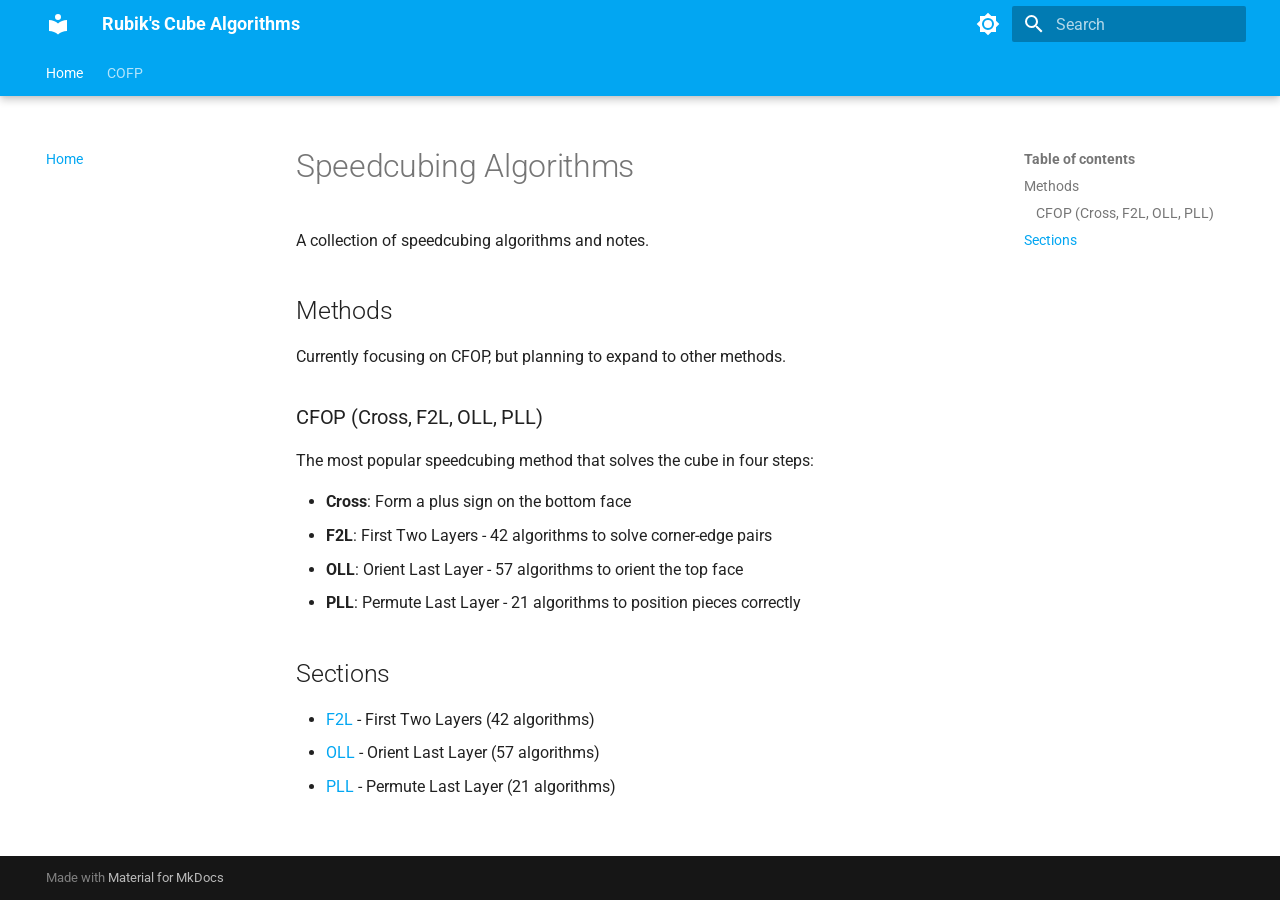
<file: site/index.html>
<!doctype html>
<html lang="en" class="no-js">
  <head>
    
      <meta charset="utf-8">
      <meta name="viewport" content="width=device-width,initial-scale=1">
      
      
      
        <link rel="canonical" href="https://rubik.omuforge.com/">
      
      
      
        <link rel="next" href="f2l/">
      
      
        
      
      
      <link rel="icon" href="images/favicon.png">
      <meta name="generator" content="mkdocs-1.6.1, mkdocs-material-9.8.2">
    
    
      
        <title>Rubik's Cube Algorithms</title>
      
    
    
      <link rel="stylesheet" href="assets/stylesheets/main.57a0d79d.min.css">
      
        
        <link rel="stylesheet" href="assets/stylesheets/palette.fb2fffe2.min.css">
      
      


    
    
      
    
    
      
        
        
        
        <link rel="stylesheet" href="assets/external/fonts.googleapis.com/css.49ea35f2.css">
        <style>:root{--md-text-font:"Roboto";--md-code-font:"Roboto Mono"}</style>
      
    
    
    <script>__md_scope=new URL(".",location),__md_hash=e=>[...e].reduce(((e,_)=>(e<<5)-e+_.charCodeAt(0)),0),__md_get=(e,_=localStorage,t=__md_scope)=>JSON.parse(_.getItem(t.pathname+"."+e)),__md_set=(e,_,t=localStorage,a=__md_scope)=>{try{t.setItem(a.pathname+"."+e,JSON.stringify(_))}catch(e){}}</script>
    
      

    
    
  </head>
  
  
    
    
      
    
    
    
    
    <body dir="ltr" data-md-color-scheme="default" data-md-color-primary="light-blue" data-md-color-accent="amber">
  
    
    <input class="md-toggle" data-md-toggle="drawer" type="checkbox" id="__drawer" autocomplete="off">
    <input class="md-toggle" data-md-toggle="search" type="checkbox" id="__search" autocomplete="off">
    <label class="md-overlay" for="__drawer"></label>
    <div data-md-component="skip">
      
        
        <a href="#speedcubing-algorithms" class="md-skip">
          Skip to content
        </a>
      
    </div>
    <div data-md-component="announce">
      
    </div>
    
    
      

  

<header class="md-header md-header--shadow md-header--lifted" data-md-component="header">
  <nav class="md-header__inner md-grid" aria-label="Header">
    <a href="." title="Rubik&#39;s Cube Algorithms" class="md-header__button md-logo" aria-label="Rubik's Cube Algorithms" data-md-component="logo">
      
  
  <svg xmlns="http://www.w3.org/2000/svg" viewBox="0 0 24 24"><path d="M12 8a3 3 0 0 0 3-3 3 3 0 0 0-3-3 3 3 0 0 0-3 3 3 3 0 0 0 3 3m0 3.54C9.64 9.35 6.5 8 3 8v11c3.5 0 6.64 1.35 9 3.54 2.36-2.19 5.5-3.54 9-3.54V8c-3.5 0-6.64 1.35-9 3.54"/></svg>

    </a>
    <label class="md-header__button md-icon" for="__drawer">
      
      <svg xmlns="http://www.w3.org/2000/svg" viewBox="0 0 24 24"><path d="M3 6h18v2H3zm0 5h18v2H3zm0 5h18v2H3z"/></svg>
    </label>
    <div class="md-header__title" data-md-component="header-title">
      <div class="md-header__ellipsis">
        <div class="md-header__topic">
          <span class="md-ellipsis">
            Rubik's Cube Algorithms
          </span>
        </div>
        <div class="md-header__topic" data-md-component="header-topic">
          <span class="md-ellipsis">
            
              Home
            
          </span>
        </div>
      </div>
    </div>
    
      
        <form class="md-header__option" data-md-component="palette">
  
    
    
    
    <input class="md-option" data-md-color-media="" data-md-color-scheme="default" data-md-color-primary="light-blue" data-md-color-accent="amber"  aria-label="Switch to dark mode"  type="radio" name="__palette" id="__palette_0">
    
      <label class="md-header__button md-icon" title="Switch to dark mode" for="__palette_1" hidden>
        <svg xmlns="http://www.w3.org/2000/svg" viewBox="0 0 24 24"><path d="M12 8a4 4 0 0 0-4 4 4 4 0 0 0 4 4 4 4 0 0 0 4-4 4 4 0 0 0-4-4m0 10a6 6 0 0 1-6-6 6 6 0 0 1 6-6 6 6 0 0 1 6 6 6 6 0 0 1-6 6m8-9.31V4h-4.69L12 .69 8.69 4H4v4.69L.69 12 4 15.31V20h4.69L12 23.31 15.31 20H20v-4.69L23.31 12z"/></svg>
      </label>
    
  
    
    
    
    <input class="md-option" data-md-color-media="" data-md-color-scheme="slate" data-md-color-primary="light-blue" data-md-color-accent="amber"  aria-label="Switch to light mode"  type="radio" name="__palette" id="__palette_1">
    
      <label class="md-header__button md-icon" title="Switch to light mode" for="__palette_0" hidden>
        <svg xmlns="http://www.w3.org/2000/svg" viewBox="0 0 24 24"><path d="M12 18c-.89 0-1.74-.2-2.5-.55C11.56 16.5 13 14.42 13 12s-1.44-4.5-3.5-5.45C10.26 6.2 11.11 6 12 6a6 6 0 0 1 6 6 6 6 0 0 1-6 6m8-9.31V4h-4.69L12 .69 8.69 4H4v4.69L.69 12 4 15.31V20h4.69L12 23.31 15.31 20H20v-4.69L23.31 12z"/></svg>
      </label>
    
  
</form>
      
    
    
      <script>var palette=__md_get("__palette");if(palette&&palette.color){if("(prefers-color-scheme)"===palette.color.media){var media=matchMedia("(prefers-color-scheme: light)"),input=document.querySelector(media.matches?"[data-md-color-media='(prefers-color-scheme: light)']":"[data-md-color-media='(prefers-color-scheme: dark)']");palette.color.media=input.getAttribute("data-md-color-media"),palette.color.scheme=input.getAttribute("data-md-color-scheme"),palette.color.primary=input.getAttribute("data-md-color-primary"),palette.color.accent=input.getAttribute("data-md-color-accent")}for(var[key,value]of Object.entries(palette.color))document.body.setAttribute("data-md-color-"+key,value)}</script>
    
    
    
      
      
        <label class="md-header__button md-icon" for="__search">
          
          <svg xmlns="http://www.w3.org/2000/svg" viewBox="0 0 24 24"><path d="M9.5 3A6.5 6.5 0 0 1 16 9.5c0 1.61-.59 3.09-1.56 4.23l.27.27h.79l5 5-1.5 1.5-5-5v-.79l-.27-.27A6.52 6.52 0 0 1 9.5 16 6.5 6.5 0 0 1 3 9.5 6.5 6.5 0 0 1 9.5 3m0 2C7 5 5 7 5 9.5S7 14 9.5 14 14 12 14 9.5 12 5 9.5 5"/></svg>
        </label>
        <div class="md-search" data-md-component="search" role="dialog">
  <label class="md-search__overlay" for="__search"></label>
  <div class="md-search__inner" role="search">
    <form class="md-search__form" name="search">
      <input type="text" class="md-search__input" name="query" aria-label="Search" placeholder="Search" autocapitalize="off" autocorrect="off" autocomplete="off" spellcheck="false" data-md-component="search-query" required>
      <label class="md-search__icon md-icon" for="__search">
        
        <svg xmlns="http://www.w3.org/2000/svg" viewBox="0 0 24 24"><path d="M9.5 3A6.5 6.5 0 0 1 16 9.5c0 1.61-.59 3.09-1.56 4.23l.27.27h.79l5 5-1.5 1.5-5-5v-.79l-.27-.27A6.52 6.52 0 0 1 9.5 16 6.5 6.5 0 0 1 3 9.5 6.5 6.5 0 0 1 9.5 3m0 2C7 5 5 7 5 9.5S7 14 9.5 14 14 12 14 9.5 12 5 9.5 5"/></svg>
        
        <svg xmlns="http://www.w3.org/2000/svg" viewBox="0 0 24 24"><path d="M20 11v2H8l5.5 5.5-1.42 1.42L4.16 12l7.92-7.92L13.5 5.5 8 11z"/></svg>
      </label>
      <nav class="md-search__options" aria-label="Search">
        
        <button type="reset" class="md-search__icon md-icon" title="Clear" aria-label="Clear" tabindex="-1">
          
          <svg xmlns="http://www.w3.org/2000/svg" viewBox="0 0 24 24"><path d="M19 6.41 17.59 5 12 10.59 6.41 5 5 6.41 10.59 12 5 17.59 6.41 19 12 13.41 17.59 19 19 17.59 13.41 12z"/></svg>
        </button>
      </nav>
      
        <div class="md-search__suggest" data-md-component="search-suggest"></div>
      
    </form>
    <div class="md-search__output">
      <div class="md-search__scrollwrap" tabindex="0" data-md-scrollfix>
        <div class="md-search-result" data-md-component="search-result">
          <div class="md-search-result__meta">
            Initializing search
          </div>
          <ol class="md-search-result__list" role="presentation"></ol>
        </div>
      </div>
    </div>
  </div>
</div>
      
    
    
  </nav>
  
    
      
<nav class="md-tabs" aria-label="Tabs" data-md-component="tabs">
  <div class="md-grid">
    <ul class="md-tabs__list">
      
        
  
  
  
    
  
  
    <li class="md-tabs__item md-tabs__item--active">
      <a href="." class="md-tabs__link">
        
  
  
    
  
  Home

      </a>
    </li>
  

      
        
  
  
  
  
    
    
      <li class="md-tabs__item">
        <a href="f2l/" class="md-tabs__link">
          
  
  
  COFP

        </a>
      </li>
    
  

      
    </ul>
  </div>
</nav>
    
  
</header>
    
    <div class="md-container" data-md-component="container">
      
      
        
      
      <main class="md-main" data-md-component="main">
        <div class="md-main__inner md-grid">
          
            
              
              <div class="md-sidebar md-sidebar--primary" data-md-component="sidebar" data-md-type="navigation" >
                <div class="md-sidebar__scrollwrap">
                  <div class="md-sidebar__inner">
                    


  


<nav class="md-nav md-nav--primary md-nav--lifted" aria-label="Navigation" data-md-level="0">
  <label class="md-nav__title" for="__drawer">
    <a href="." title="Rubik&#39;s Cube Algorithms" class="md-nav__button md-logo" aria-label="Rubik's Cube Algorithms" data-md-component="logo">
      
  
  <svg xmlns="http://www.w3.org/2000/svg" viewBox="0 0 24 24"><path d="M12 8a3 3 0 0 0 3-3 3 3 0 0 0-3-3 3 3 0 0 0-3 3 3 3 0 0 0 3 3m0 3.54C9.64 9.35 6.5 8 3 8v11c3.5 0 6.64 1.35 9 3.54 2.36-2.19 5.5-3.54 9-3.54V8c-3.5 0-6.64 1.35-9 3.54"/></svg>

    </a>
    Rubik's Cube Algorithms
  </label>
  
  <ul class="md-nav__list" data-md-scrollfix>
    
      
      
  
  
    
  
  
  
    <li class="md-nav__item md-nav__item--active">
      
      <input class="md-nav__toggle md-toggle" type="checkbox" id="__toc">
      
      
        
      
      
        <label class="md-nav__link md-nav__link--active" for="__toc">
          
  
  
  <span class="md-ellipsis">
    
  
    Home
  

    
  </span>
  
  

          <span class="md-nav__icon md-icon"></span>
        </label>
      
      <a href="." class="md-nav__link md-nav__link--active">
        
  
  
  <span class="md-ellipsis">
    
  
    Home
  

    
  </span>
  
  

      </a>
      
        

<nav class="md-nav md-nav--secondary" aria-label="Table of contents">
  
  
  
    
  
  
    <label class="md-nav__title" for="__toc">
      <span class="md-nav__icon md-icon"></span>
      Table of contents
    </label>
    <ul class="md-nav__list" data-md-component="toc" data-md-scrollfix>
      
        <li class="md-nav__item">
  <a href="#methods" class="md-nav__link">
    <span class="md-ellipsis">
      
        Methods
      
    </span>
  </a>
  
    <nav class="md-nav" aria-label="Methods">
      <ul class="md-nav__list">
        
          <li class="md-nav__item">
  <a href="#cfop-cross-f2l-oll-pll" class="md-nav__link">
    <span class="md-ellipsis">
      
        CFOP (Cross, F2L, OLL, PLL)
      
    </span>
  </a>
  
</li>
        
      </ul>
    </nav>
  
</li>
      
        <li class="md-nav__item">
  <a href="#sections" class="md-nav__link">
    <span class="md-ellipsis">
      
        Sections
      
    </span>
  </a>
  
</li>
      
    </ul>
  
</nav>
      
    </li>
  

    
      
      
  
  
  
  
    
    
    
    
      
      
    
    
    <li class="md-nav__item md-nav__item--nested">
      
        
        
          
        
        <input class="md-nav__toggle md-toggle md-toggle--indeterminate" type="checkbox" id="__nav_2" >
        
          
          <label class="md-nav__link" for="__nav_2" id="__nav_2_label" tabindex="0">
            
  
  
  <span class="md-ellipsis">
    
  
    COFP
  

    
  </span>
  
  

            <span class="md-nav__icon md-icon"></span>
          </label>
        
        <nav class="md-nav" data-md-level="1" aria-labelledby="__nav_2_label" aria-expanded="false">
          <label class="md-nav__title" for="__nav_2">
            <span class="md-nav__icon md-icon"></span>
            
  
    COFP
  

          </label>
          <ul class="md-nav__list" data-md-scrollfix>
            
              
                
  
  
  
  
    <li class="md-nav__item">
      <a href="f2l/" class="md-nav__link">
        
  
  
  <span class="md-ellipsis">
    
  
    <img src="/images/f2l/menu_icon.png" width="20"> F2L
  

    
  </span>
  
  

      </a>
    </li>
  

              
            
              
                
  
  
  
  
    <li class="md-nav__item">
      <a href="oll/" class="md-nav__link">
        
  
  
  <span class="md-ellipsis">
    
  
    <img src="/images/oll/menu_icon.png" width="20"> OLL
  

    
  </span>
  
  

      </a>
    </li>
  

              
            
              
                
  
  
  
  
    <li class="md-nav__item">
      <a href="pll/" class="md-nav__link">
        
  
  
  <span class="md-ellipsis">
    
  
    <img src="/images/pll/menu_icon.png" width="20"> PLL
  

    
  </span>
  
  

      </a>
    </li>
  

              
            
          </ul>
        </nav>
      
    </li>
  

    
  </ul>
</nav>
                  </div>
                </div>
              </div>
            
            
              
              <div class="md-sidebar md-sidebar--secondary" data-md-component="sidebar" data-md-type="toc" >
                <div class="md-sidebar__scrollwrap">
                  <div class="md-sidebar__inner">
                    

<nav class="md-nav md-nav--secondary" aria-label="Table of contents">
  
  
  
    
  
  
    <label class="md-nav__title" for="__toc">
      <span class="md-nav__icon md-icon"></span>
      Table of contents
    </label>
    <ul class="md-nav__list" data-md-component="toc" data-md-scrollfix>
      
        <li class="md-nav__item">
  <a href="#methods" class="md-nav__link">
    <span class="md-ellipsis">
      
        Methods
      
    </span>
  </a>
  
    <nav class="md-nav" aria-label="Methods">
      <ul class="md-nav__list">
        
          <li class="md-nav__item">
  <a href="#cfop-cross-f2l-oll-pll" class="md-nav__link">
    <span class="md-ellipsis">
      
        CFOP (Cross, F2L, OLL, PLL)
      
    </span>
  </a>
  
</li>
        
      </ul>
    </nav>
  
</li>
      
        <li class="md-nav__item">
  <a href="#sections" class="md-nav__link">
    <span class="md-ellipsis">
      
        Sections
      
    </span>
  </a>
  
</li>
      
    </ul>
  
</nav>
                  </div>
                </div>
              </div>
            
          
          
            <div class="md-content" data-md-component="content">
              
              <article class="md-content__inner md-typeset">
                
                  



<h1 id="speedcubing-algorithms">Speedcubing Algorithms<a class="headerlink" href="#speedcubing-algorithms" title="Permanent link">&para;</a></h1>
<p>A collection of speedcubing algorithms and notes.</p>
<h2 id="methods">Methods<a class="headerlink" href="#methods" title="Permanent link">&para;</a></h2>
<p>Currently focusing on CFOP, but planning to expand to other methods.</p>
<h3 id="cfop-cross-f2l-oll-pll">CFOP (Cross, F2L, OLL, PLL)<a class="headerlink" href="#cfop-cross-f2l-oll-pll" title="Permanent link">&para;</a></h3>
<p>The most popular speedcubing method that solves the cube in four steps:</p>
<ul>
<li><strong>Cross</strong>: Form a plus sign on the bottom face</li>
<li><strong>F2L</strong>: First Two Layers - 42 algorithms to solve corner-edge pairs</li>
<li><strong>OLL</strong>: Orient Last Layer - 57 algorithms to orient the top face</li>
<li><strong>PLL</strong>: Permute Last Layer - 21 algorithms to position pieces correctly</li>
</ul>
<h2 id="sections">Sections<a class="headerlink" href="#sections" title="Permanent link">&para;</a></h2>
<ul>
<li><a href="f2l/">F2L</a> - First Two Layers (42 algorithms)</li>
<li><a href="oll/">OLL</a> - Orient Last Layer (57 algorithms)</li>
<li><a href="pll/">PLL</a> - Permute Last Layer (21 algorithms)</li>
</ul>












                
              </article>
            </div>
          
          
<script>var target=document.getElementById(location.hash.slice(1));target&&target.name&&(target.checked=target.name.startsWith("__tabbed_"))</script>
        </div>
        
          <button type="button" class="md-top md-icon" data-md-component="top" hidden>
  
  <svg xmlns="http://www.w3.org/2000/svg" viewBox="0 0 24 24"><path d="M13 20h-2V8l-5.5 5.5-1.42-1.42L12 4.16l7.92 7.92-1.42 1.42L13 8z"/></svg>
  Back to top
</button>
        
      </main>
      
        <footer class="md-footer">
  
  <div class="md-footer-meta md-typeset">
    <div class="md-footer-meta__inner md-grid">
      <div class="md-copyright">
  
  
    Made with
    <a href="https://squidfunk.github.io/mkdocs-material/" target="_blank" rel="noopener">
      Material for MkDocs
    </a>
  
</div>
      
    </div>
  </div>
</footer>
      
    </div>
    <div class="md-dialog" data-md-component="dialog">
      <div class="md-dialog__inner md-typeset"></div>
    </div>
    
      <div class="md-progress" data-md-component="progress" role="progressbar"></div>
    
    
    
      
      
      <script id="__config" type="application/json">{"annotate": null, "base": ".", "features": ["navigation.expand", "navigation.top", "navigation.instant", "navigation.instant.prefetch", "navigation.instant.progress", "navigation.tabs", "navigation.tabs.sticky", "search.suggest", "toc.follow"], "search": "assets/javascripts/workers/search.a7633da7.min.js", "tags": null, "translations": {"clipboard.copied": "Copied to clipboard", "clipboard.copy": "Copy to clipboard", "search.result.more.one": "1 more on this page", "search.result.more.other": "# more on this page", "search.result.none": "No matching documents", "search.result.one": "1 matching document", "search.result.other": "# matching documents", "search.result.placeholder": "Type to start searching", "search.result.term.missing": "Missing", "select.version": "Select version"}, "version": null}</script>
    
    
      <script src="assets/javascripts/bundle.a5f9d56c.min.js"></script>
      
    
  </body>
</html>
</file>
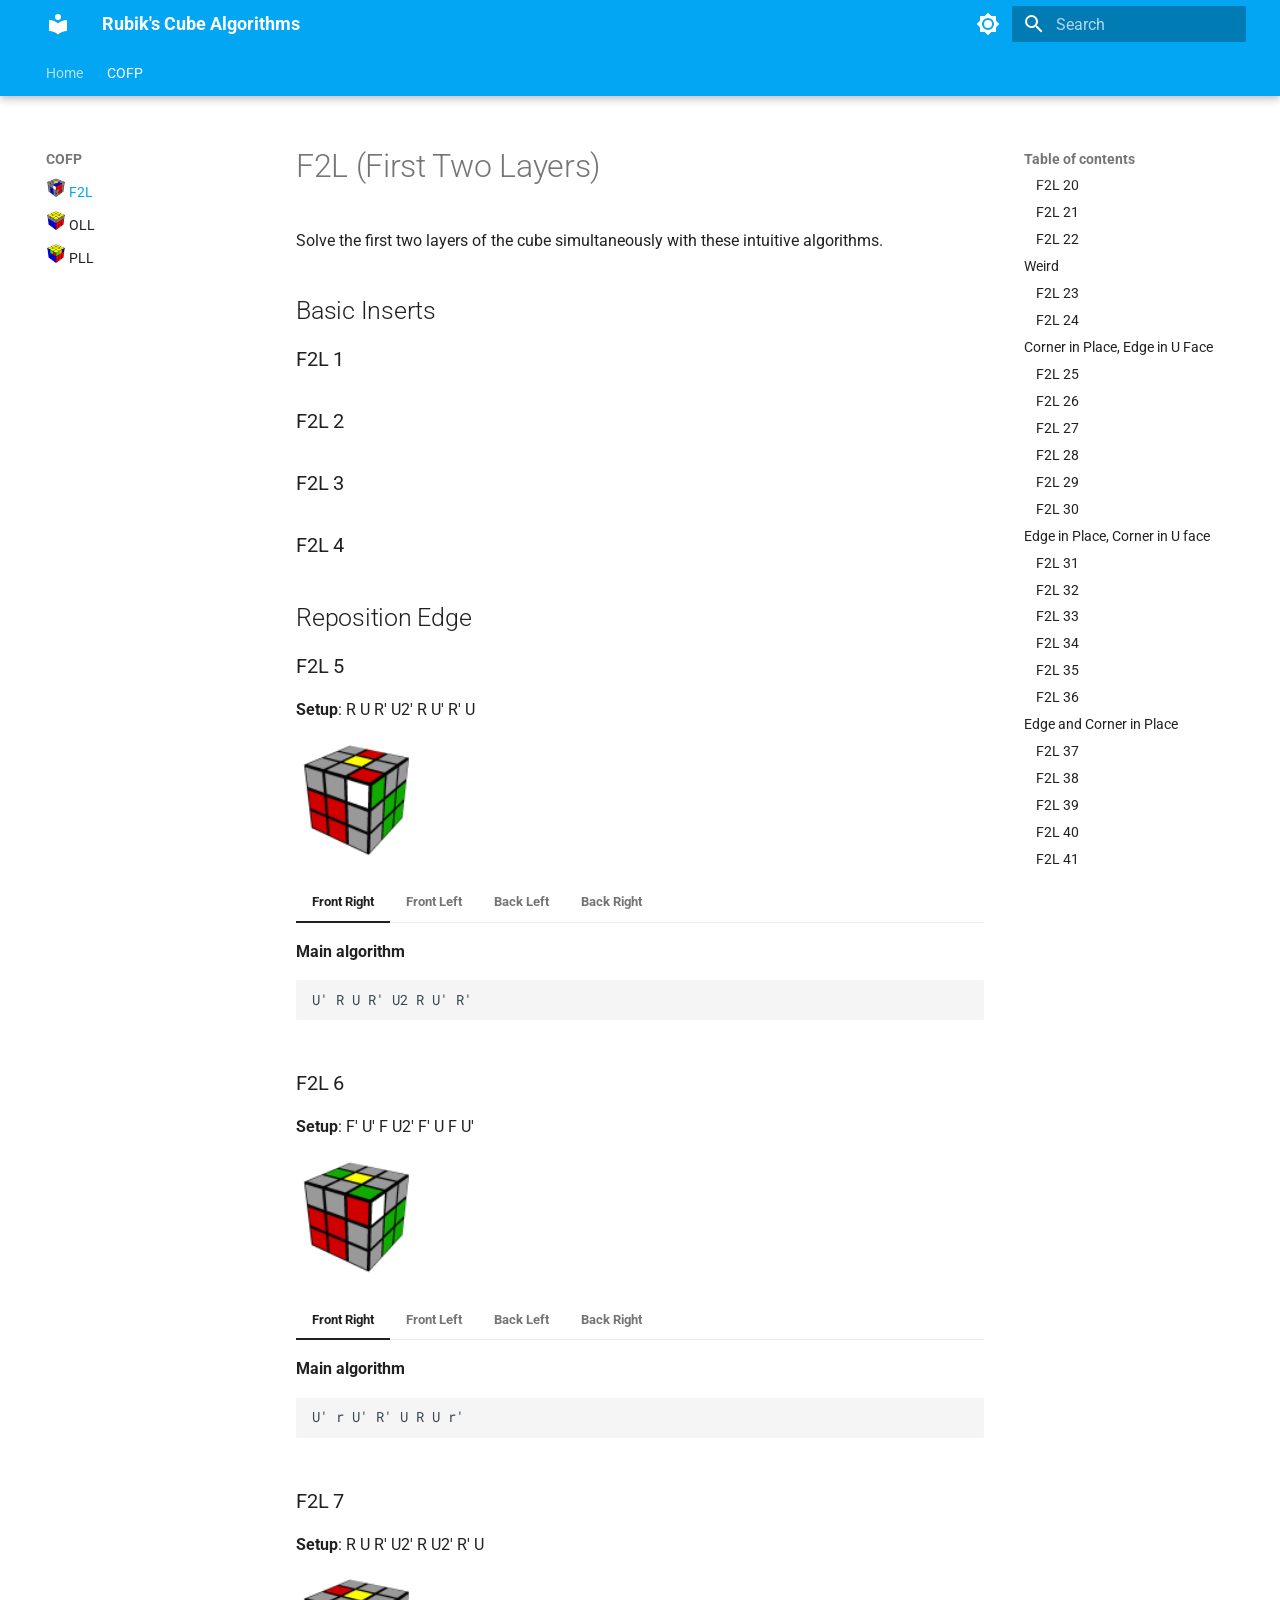
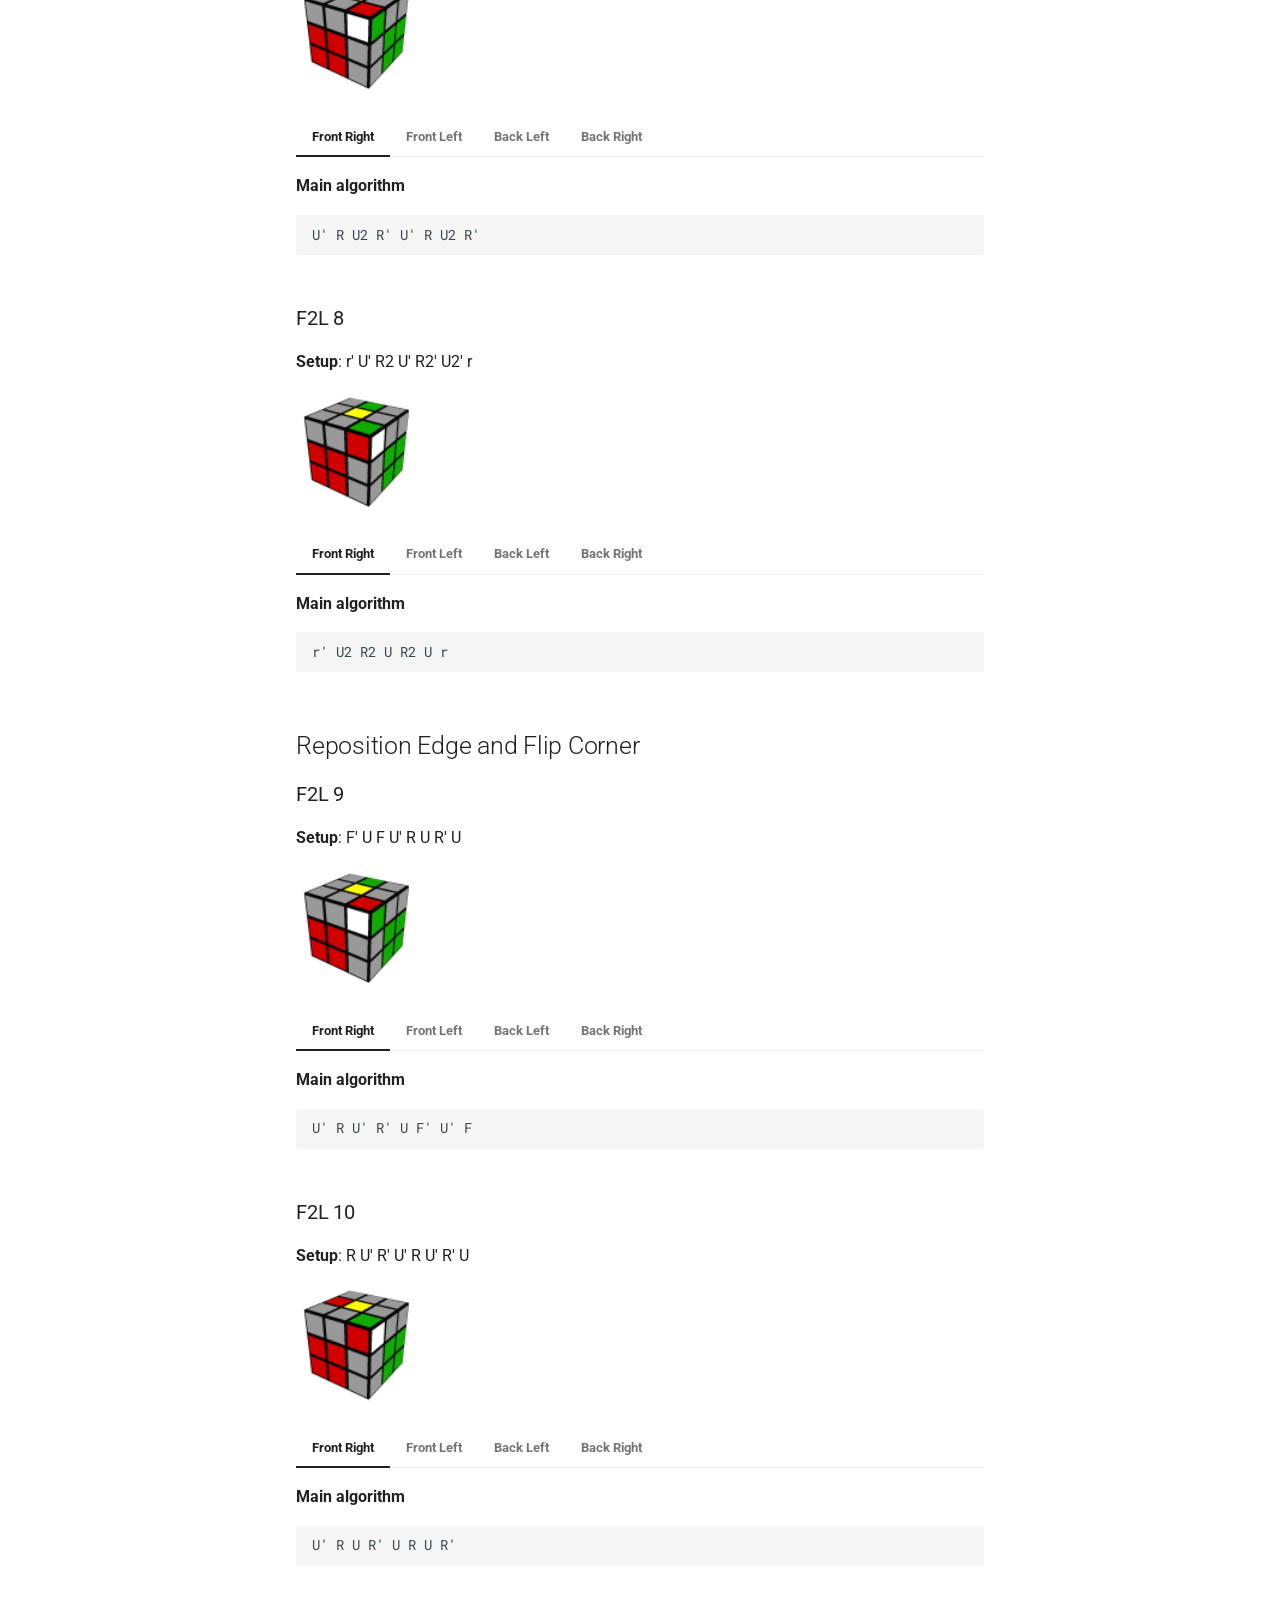
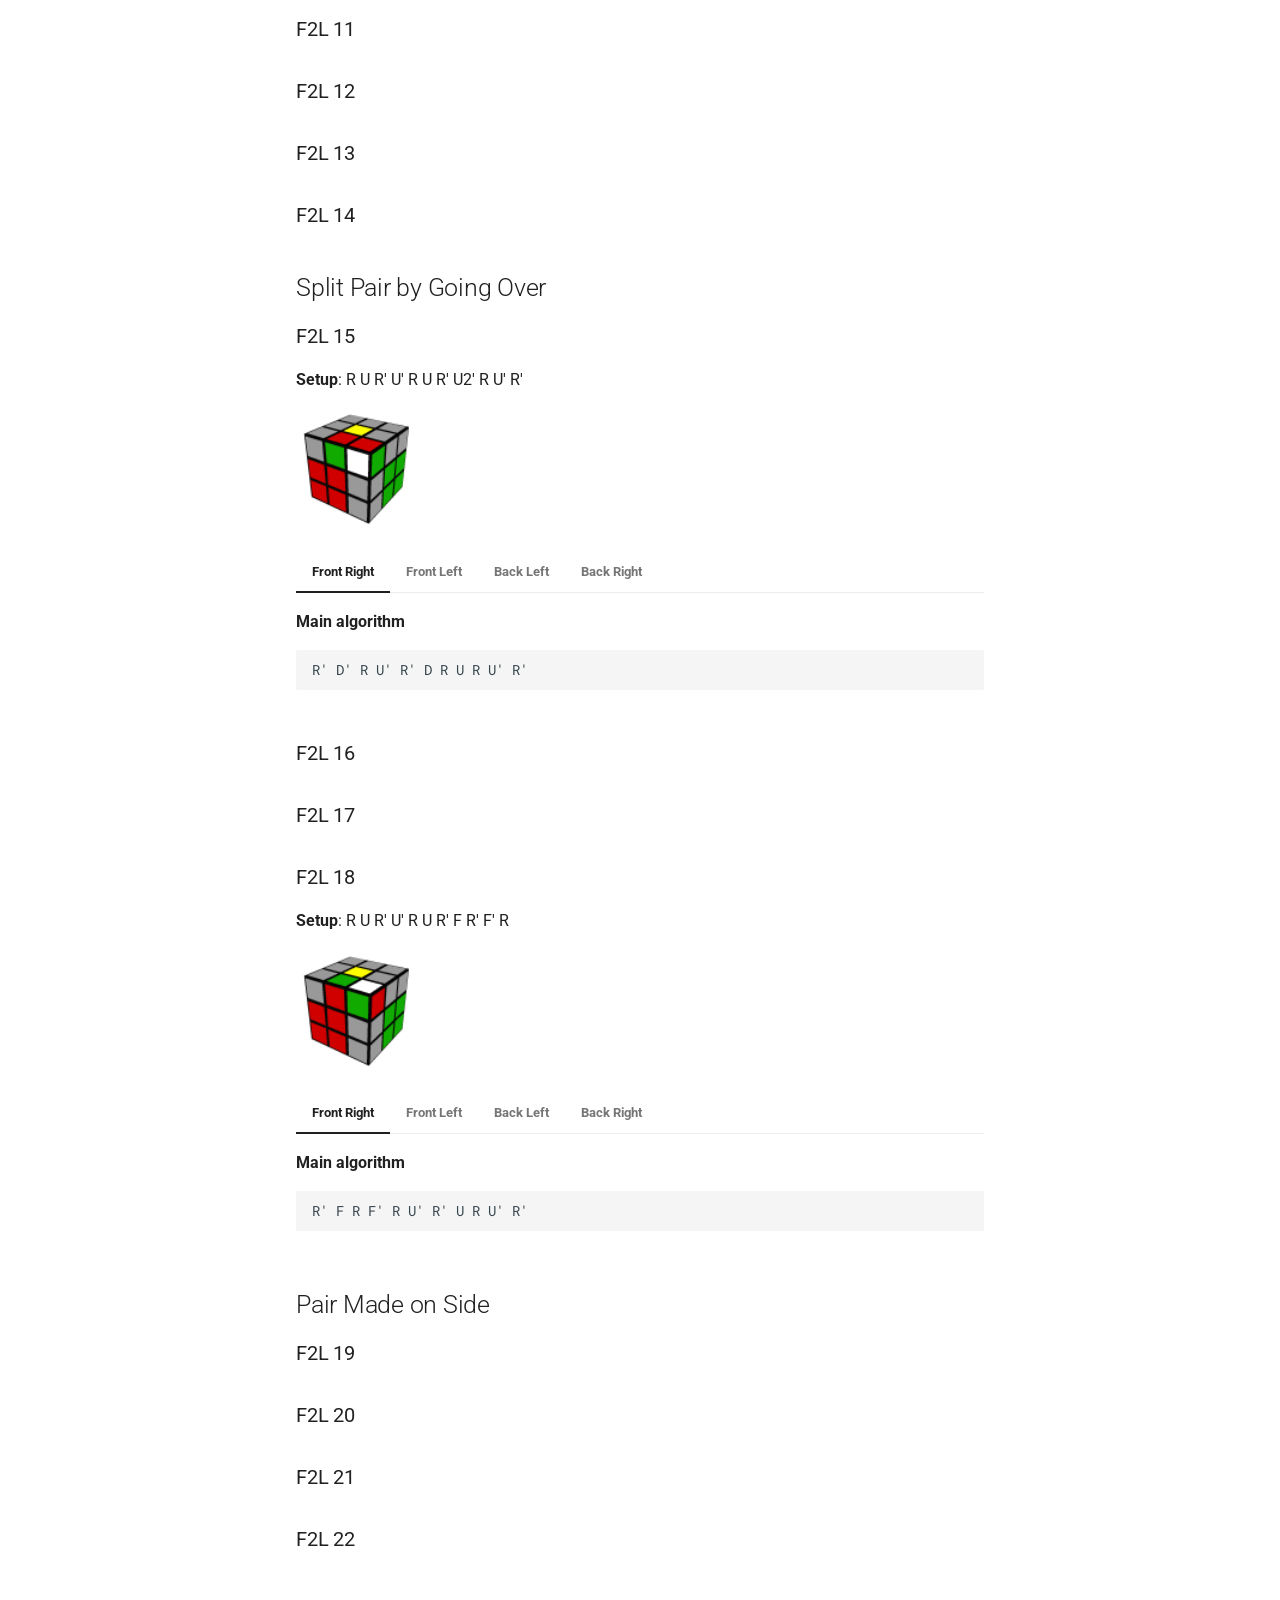
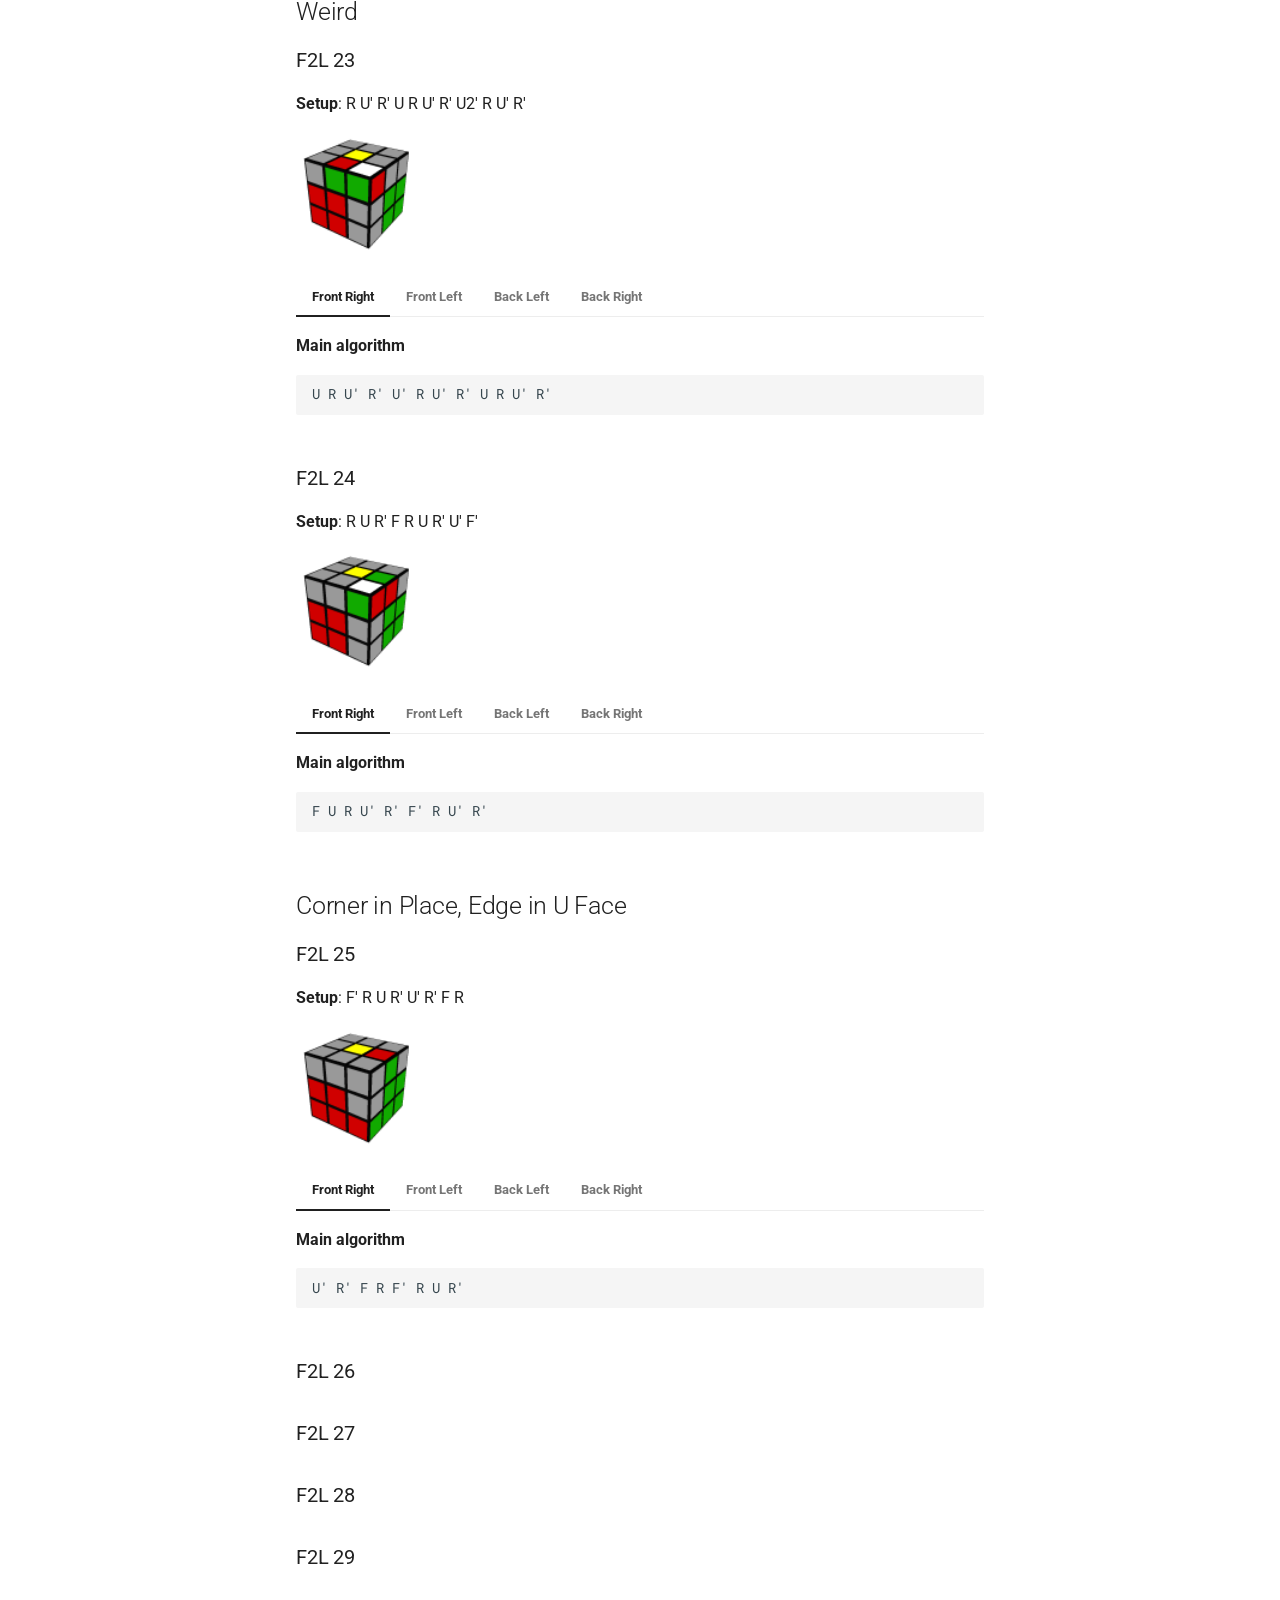
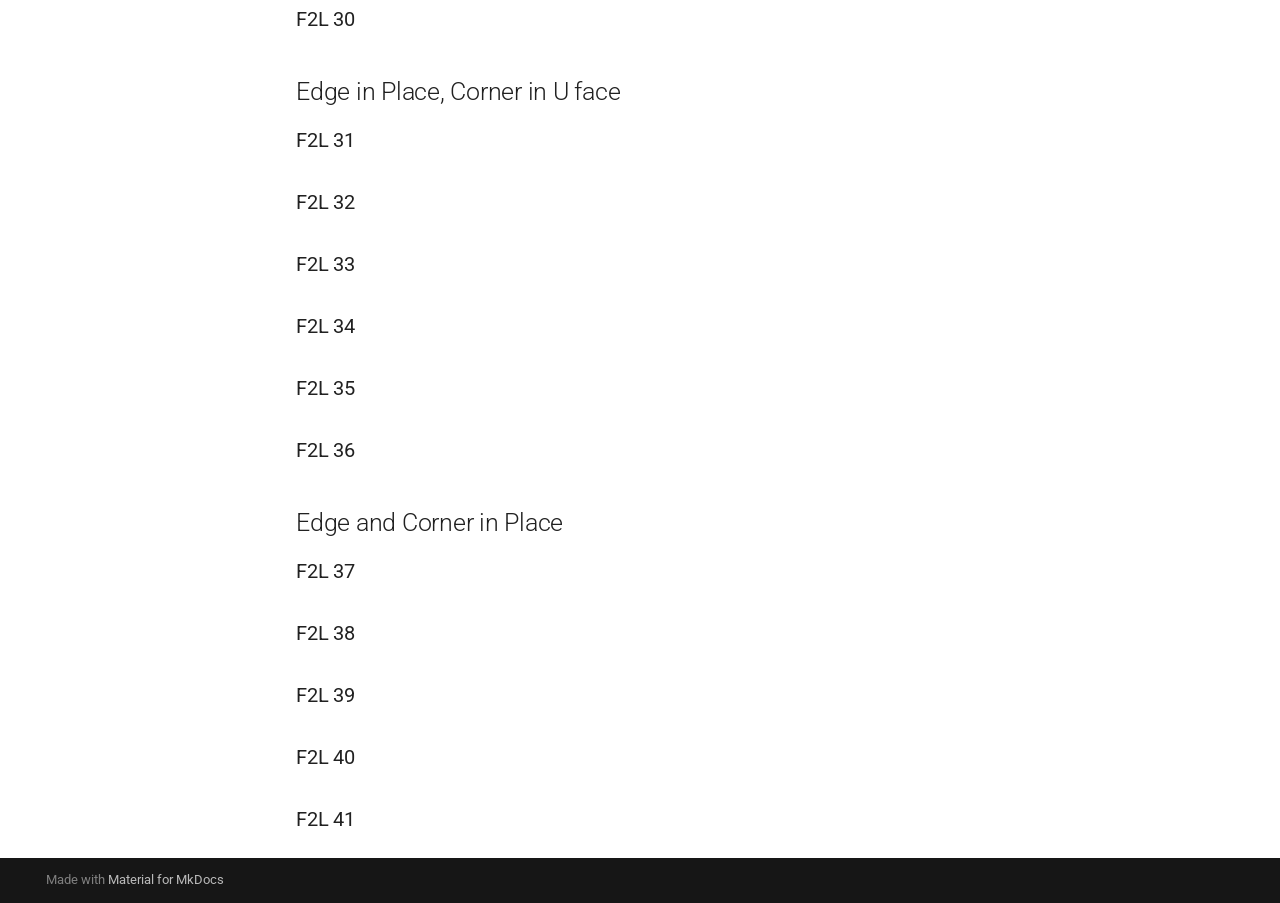
<file: site/f2l/index.html>
<!doctype html>
<html lang="en" class="no-js">
  <head>
    
      <meta charset="utf-8">
      <meta name="viewport" content="width=device-width,initial-scale=1">
      
      
      
        <link rel="canonical" href="https://rubik.omuforge.com/f2l/">
      
      
        <link rel="prev" href="..">
      
      
        <link rel="next" href="../oll/">
      
      
        
      
      
      <link rel="icon" href="../images/favicon.png">
      <meta name="generator" content="mkdocs-1.6.1, mkdocs-material-9.8.2">
    
    
      
        <title>F2L - Rubik's Cube Algorithms</title>
      
    
    
      <link rel="stylesheet" href="../assets/stylesheets/main.57a0d79d.min.css">
      
        
        <link rel="stylesheet" href="../assets/stylesheets/palette.fb2fffe2.min.css">
      
      


    
    
      
    
    
      
        
        
        
        <link rel="stylesheet" href="../assets/external/fonts.googleapis.com/css.49ea35f2.css">
        <style>:root{--md-text-font:"Roboto";--md-code-font:"Roboto Mono"}</style>
      
    
    
    <script>__md_scope=new URL("..",location),__md_hash=e=>[...e].reduce(((e,_)=>(e<<5)-e+_.charCodeAt(0)),0),__md_get=(e,_=localStorage,t=__md_scope)=>JSON.parse(_.getItem(t.pathname+"."+e)),__md_set=(e,_,t=localStorage,a=__md_scope)=>{try{t.setItem(a.pathname+"."+e,JSON.stringify(_))}catch(e){}}</script>
    
      

    
    
  </head>
  
  
    
    
      
    
    
    
    
    <body dir="ltr" data-md-color-scheme="default" data-md-color-primary="light-blue" data-md-color-accent="amber">
  
    
    <input class="md-toggle" data-md-toggle="drawer" type="checkbox" id="__drawer" autocomplete="off">
    <input class="md-toggle" data-md-toggle="search" type="checkbox" id="__search" autocomplete="off">
    <label class="md-overlay" for="__drawer"></label>
    <div data-md-component="skip">
      
        
        <a href="#f2l-first-two-layers" class="md-skip">
          Skip to content
        </a>
      
    </div>
    <div data-md-component="announce">
      
    </div>
    
    
      

  

<header class="md-header md-header--shadow md-header--lifted" data-md-component="header">
  <nav class="md-header__inner md-grid" aria-label="Header">
    <a href=".." title="Rubik&#39;s Cube Algorithms" class="md-header__button md-logo" aria-label="Rubik's Cube Algorithms" data-md-component="logo">
      
  
  <svg xmlns="http://www.w3.org/2000/svg" viewBox="0 0 24 24"><path d="M12 8a3 3 0 0 0 3-3 3 3 0 0 0-3-3 3 3 0 0 0-3 3 3 3 0 0 0 3 3m0 3.54C9.64 9.35 6.5 8 3 8v11c3.5 0 6.64 1.35 9 3.54 2.36-2.19 5.5-3.54 9-3.54V8c-3.5 0-6.64 1.35-9 3.54"/></svg>

    </a>
    <label class="md-header__button md-icon" for="__drawer">
      
      <svg xmlns="http://www.w3.org/2000/svg" viewBox="0 0 24 24"><path d="M3 6h18v2H3zm0 5h18v2H3zm0 5h18v2H3z"/></svg>
    </label>
    <div class="md-header__title" data-md-component="header-title">
      <div class="md-header__ellipsis">
        <div class="md-header__topic">
          <span class="md-ellipsis">
            Rubik's Cube Algorithms
          </span>
        </div>
        <div class="md-header__topic" data-md-component="header-topic">
          <span class="md-ellipsis">
            
              <img src="/images/f2l/menu_icon.png" width="20"> F2L
            
          </span>
        </div>
      </div>
    </div>
    
      
        <form class="md-header__option" data-md-component="palette">
  
    
    
    
    <input class="md-option" data-md-color-media="" data-md-color-scheme="default" data-md-color-primary="light-blue" data-md-color-accent="amber"  aria-label="Switch to dark mode"  type="radio" name="__palette" id="__palette_0">
    
      <label class="md-header__button md-icon" title="Switch to dark mode" for="__palette_1" hidden>
        <svg xmlns="http://www.w3.org/2000/svg" viewBox="0 0 24 24"><path d="M12 8a4 4 0 0 0-4 4 4 4 0 0 0 4 4 4 4 0 0 0 4-4 4 4 0 0 0-4-4m0 10a6 6 0 0 1-6-6 6 6 0 0 1 6-6 6 6 0 0 1 6 6 6 6 0 0 1-6 6m8-9.31V4h-4.69L12 .69 8.69 4H4v4.69L.69 12 4 15.31V20h4.69L12 23.31 15.31 20H20v-4.69L23.31 12z"/></svg>
      </label>
    
  
    
    
    
    <input class="md-option" data-md-color-media="" data-md-color-scheme="slate" data-md-color-primary="light-blue" data-md-color-accent="amber"  aria-label="Switch to light mode"  type="radio" name="__palette" id="__palette_1">
    
      <label class="md-header__button md-icon" title="Switch to light mode" for="__palette_0" hidden>
        <svg xmlns="http://www.w3.org/2000/svg" viewBox="0 0 24 24"><path d="M12 18c-.89 0-1.74-.2-2.5-.55C11.56 16.5 13 14.42 13 12s-1.44-4.5-3.5-5.45C10.26 6.2 11.11 6 12 6a6 6 0 0 1 6 6 6 6 0 0 1-6 6m8-9.31V4h-4.69L12 .69 8.69 4H4v4.69L.69 12 4 15.31V20h4.69L12 23.31 15.31 20H20v-4.69L23.31 12z"/></svg>
      </label>
    
  
</form>
      
    
    
      <script>var palette=__md_get("__palette");if(palette&&palette.color){if("(prefers-color-scheme)"===palette.color.media){var media=matchMedia("(prefers-color-scheme: light)"),input=document.querySelector(media.matches?"[data-md-color-media='(prefers-color-scheme: light)']":"[data-md-color-media='(prefers-color-scheme: dark)']");palette.color.media=input.getAttribute("data-md-color-media"),palette.color.scheme=input.getAttribute("data-md-color-scheme"),palette.color.primary=input.getAttribute("data-md-color-primary"),palette.color.accent=input.getAttribute("data-md-color-accent")}for(var[key,value]of Object.entries(palette.color))document.body.setAttribute("data-md-color-"+key,value)}</script>
    
    
    
      
      
        <label class="md-header__button md-icon" for="__search">
          
          <svg xmlns="http://www.w3.org/2000/svg" viewBox="0 0 24 24"><path d="M9.5 3A6.5 6.5 0 0 1 16 9.5c0 1.61-.59 3.09-1.56 4.23l.27.27h.79l5 5-1.5 1.5-5-5v-.79l-.27-.27A6.52 6.52 0 0 1 9.5 16 6.5 6.5 0 0 1 3 9.5 6.5 6.5 0 0 1 9.5 3m0 2C7 5 5 7 5 9.5S7 14 9.5 14 14 12 14 9.5 12 5 9.5 5"/></svg>
        </label>
        <div class="md-search" data-md-component="search" role="dialog">
  <label class="md-search__overlay" for="__search"></label>
  <div class="md-search__inner" role="search">
    <form class="md-search__form" name="search">
      <input type="text" class="md-search__input" name="query" aria-label="Search" placeholder="Search" autocapitalize="off" autocorrect="off" autocomplete="off" spellcheck="false" data-md-component="search-query" required>
      <label class="md-search__icon md-icon" for="__search">
        
        <svg xmlns="http://www.w3.org/2000/svg" viewBox="0 0 24 24"><path d="M9.5 3A6.5 6.5 0 0 1 16 9.5c0 1.61-.59 3.09-1.56 4.23l.27.27h.79l5 5-1.5 1.5-5-5v-.79l-.27-.27A6.52 6.52 0 0 1 9.5 16 6.5 6.5 0 0 1 3 9.5 6.5 6.5 0 0 1 9.5 3m0 2C7 5 5 7 5 9.5S7 14 9.5 14 14 12 14 9.5 12 5 9.5 5"/></svg>
        
        <svg xmlns="http://www.w3.org/2000/svg" viewBox="0 0 24 24"><path d="M20 11v2H8l5.5 5.5-1.42 1.42L4.16 12l7.92-7.92L13.5 5.5 8 11z"/></svg>
      </label>
      <nav class="md-search__options" aria-label="Search">
        
        <button type="reset" class="md-search__icon md-icon" title="Clear" aria-label="Clear" tabindex="-1">
          
          <svg xmlns="http://www.w3.org/2000/svg" viewBox="0 0 24 24"><path d="M19 6.41 17.59 5 12 10.59 6.41 5 5 6.41 10.59 12 5 17.59 6.41 19 12 13.41 17.59 19 19 17.59 13.41 12z"/></svg>
        </button>
      </nav>
      
        <div class="md-search__suggest" data-md-component="search-suggest"></div>
      
    </form>
    <div class="md-search__output">
      <div class="md-search__scrollwrap" tabindex="0" data-md-scrollfix>
        <div class="md-search-result" data-md-component="search-result">
          <div class="md-search-result__meta">
            Initializing search
          </div>
          <ol class="md-search-result__list" role="presentation"></ol>
        </div>
      </div>
    </div>
  </div>
</div>
      
    
    
  </nav>
  
    
      
<nav class="md-tabs" aria-label="Tabs" data-md-component="tabs">
  <div class="md-grid">
    <ul class="md-tabs__list">
      
        
  
  
  
  
    <li class="md-tabs__item">
      <a href=".." class="md-tabs__link">
        
  
  
    
  
  Home

      </a>
    </li>
  

      
        
  
  
  
    
  
  
    
    
      <li class="md-tabs__item md-tabs__item--active">
        <a href="./" class="md-tabs__link">
          
  
  
  COFP

        </a>
      </li>
    
  

      
    </ul>
  </div>
</nav>
    
  
</header>
    
    <div class="md-container" data-md-component="container">
      
      
        
      
      <main class="md-main" data-md-component="main">
        <div class="md-main__inner md-grid">
          
            
              
              <div class="md-sidebar md-sidebar--primary" data-md-component="sidebar" data-md-type="navigation" >
                <div class="md-sidebar__scrollwrap">
                  <div class="md-sidebar__inner">
                    


  


<nav class="md-nav md-nav--primary md-nav--lifted" aria-label="Navigation" data-md-level="0">
  <label class="md-nav__title" for="__drawer">
    <a href=".." title="Rubik&#39;s Cube Algorithms" class="md-nav__button md-logo" aria-label="Rubik's Cube Algorithms" data-md-component="logo">
      
  
  <svg xmlns="http://www.w3.org/2000/svg" viewBox="0 0 24 24"><path d="M12 8a3 3 0 0 0 3-3 3 3 0 0 0-3-3 3 3 0 0 0-3 3 3 3 0 0 0 3 3m0 3.54C9.64 9.35 6.5 8 3 8v11c3.5 0 6.64 1.35 9 3.54 2.36-2.19 5.5-3.54 9-3.54V8c-3.5 0-6.64 1.35-9 3.54"/></svg>

    </a>
    Rubik's Cube Algorithms
  </label>
  
  <ul class="md-nav__list" data-md-scrollfix>
    
      
      
  
  
  
  
    <li class="md-nav__item">
      <a href=".." class="md-nav__link">
        
  
  
  <span class="md-ellipsis">
    
  
    Home
  

    
  </span>
  
  

      </a>
    </li>
  

    
      
      
  
  
    
  
  
  
    
    
    
    
      
        
        
      
      
    
    
    <li class="md-nav__item md-nav__item--active md-nav__item--section md-nav__item--nested">
      
        
        
        <input class="md-nav__toggle md-toggle " type="checkbox" id="__nav_2" checked>
        
          
          <label class="md-nav__link" for="__nav_2" id="__nav_2_label" tabindex="">
            
  
  
  <span class="md-ellipsis">
    
  
    COFP
  

    
  </span>
  
  

            <span class="md-nav__icon md-icon"></span>
          </label>
        
        <nav class="md-nav" data-md-level="1" aria-labelledby="__nav_2_label" aria-expanded="true">
          <label class="md-nav__title" for="__nav_2">
            <span class="md-nav__icon md-icon"></span>
            
  
    COFP
  

          </label>
          <ul class="md-nav__list" data-md-scrollfix>
            
              
                
  
  
    
  
  
  
    <li class="md-nav__item md-nav__item--active">
      
      <input class="md-nav__toggle md-toggle" type="checkbox" id="__toc">
      
      
        
      
      
        <label class="md-nav__link md-nav__link--active" for="__toc">
          
  
  
  <span class="md-ellipsis">
    
  
    <img src="/images/f2l/menu_icon.png" width="20"> F2L
  

    
  </span>
  
  

          <span class="md-nav__icon md-icon"></span>
        </label>
      
      <a href="./" class="md-nav__link md-nav__link--active">
        
  
  
  <span class="md-ellipsis">
    
  
    <img src="/images/f2l/menu_icon.png" width="20"> F2L
  

    
  </span>
  
  

      </a>
      
        

<nav class="md-nav md-nav--secondary" aria-label="Table of contents">
  
  
  
    
  
  
    <label class="md-nav__title" for="__toc">
      <span class="md-nav__icon md-icon"></span>
      Table of contents
    </label>
    <ul class="md-nav__list" data-md-component="toc" data-md-scrollfix>
      
        <li class="md-nav__item">
  <a href="#basic-inserts" class="md-nav__link">
    <span class="md-ellipsis">
      
        Basic Inserts
      
    </span>
  </a>
  
    <nav class="md-nav" aria-label="Basic Inserts">
      <ul class="md-nav__list">
        
          <li class="md-nav__item">
  <a href="#f2l-1" class="md-nav__link">
    <span class="md-ellipsis">
      
        F2L 1
      
    </span>
  </a>
  
</li>
        
          <li class="md-nav__item">
  <a href="#f2l-2" class="md-nav__link">
    <span class="md-ellipsis">
      
        F2L 2
      
    </span>
  </a>
  
</li>
        
          <li class="md-nav__item">
  <a href="#f2l-3" class="md-nav__link">
    <span class="md-ellipsis">
      
        F2L 3
      
    </span>
  </a>
  
</li>
        
          <li class="md-nav__item">
  <a href="#f2l-4" class="md-nav__link">
    <span class="md-ellipsis">
      
        F2L 4
      
    </span>
  </a>
  
</li>
        
      </ul>
    </nav>
  
</li>
      
        <li class="md-nav__item">
  <a href="#reposition-edge" class="md-nav__link">
    <span class="md-ellipsis">
      
        Reposition Edge
      
    </span>
  </a>
  
    <nav class="md-nav" aria-label="Reposition Edge">
      <ul class="md-nav__list">
        
          <li class="md-nav__item">
  <a href="#f2l-5" class="md-nav__link">
    <span class="md-ellipsis">
      
        F2L 5
      
    </span>
  </a>
  
</li>
        
          <li class="md-nav__item">
  <a href="#f2l-6" class="md-nav__link">
    <span class="md-ellipsis">
      
        F2L 6
      
    </span>
  </a>
  
</li>
        
          <li class="md-nav__item">
  <a href="#f2l-7" class="md-nav__link">
    <span class="md-ellipsis">
      
        F2L 7
      
    </span>
  </a>
  
</li>
        
          <li class="md-nav__item">
  <a href="#f2l-8" class="md-nav__link">
    <span class="md-ellipsis">
      
        F2L 8
      
    </span>
  </a>
  
</li>
        
      </ul>
    </nav>
  
</li>
      
        <li class="md-nav__item">
  <a href="#reposition-edge-and-flip-corner" class="md-nav__link">
    <span class="md-ellipsis">
      
        Reposition Edge and Flip Corner
      
    </span>
  </a>
  
    <nav class="md-nav" aria-label="Reposition Edge and Flip Corner">
      <ul class="md-nav__list">
        
          <li class="md-nav__item">
  <a href="#f2l-9" class="md-nav__link">
    <span class="md-ellipsis">
      
        F2L 9
      
    </span>
  </a>
  
</li>
        
          <li class="md-nav__item">
  <a href="#f2l-10" class="md-nav__link">
    <span class="md-ellipsis">
      
        F2L 10
      
    </span>
  </a>
  
</li>
        
          <li class="md-nav__item">
  <a href="#f2l-11" class="md-nav__link">
    <span class="md-ellipsis">
      
        F2L 11
      
    </span>
  </a>
  
</li>
        
          <li class="md-nav__item">
  <a href="#f2l-12" class="md-nav__link">
    <span class="md-ellipsis">
      
        F2L 12
      
    </span>
  </a>
  
</li>
        
          <li class="md-nav__item">
  <a href="#f2l-13" class="md-nav__link">
    <span class="md-ellipsis">
      
        F2L 13
      
    </span>
  </a>
  
</li>
        
          <li class="md-nav__item">
  <a href="#f2l-14" class="md-nav__link">
    <span class="md-ellipsis">
      
        F2L 14
      
    </span>
  </a>
  
</li>
        
      </ul>
    </nav>
  
</li>
      
        <li class="md-nav__item">
  <a href="#split-pair-by-going-over" class="md-nav__link">
    <span class="md-ellipsis">
      
        Split Pair by Going Over
      
    </span>
  </a>
  
    <nav class="md-nav" aria-label="Split Pair by Going Over">
      <ul class="md-nav__list">
        
          <li class="md-nav__item">
  <a href="#f2l-15" class="md-nav__link">
    <span class="md-ellipsis">
      
        F2L 15
      
    </span>
  </a>
  
</li>
        
          <li class="md-nav__item">
  <a href="#f2l-16" class="md-nav__link">
    <span class="md-ellipsis">
      
        F2L 16
      
    </span>
  </a>
  
</li>
        
          <li class="md-nav__item">
  <a href="#f2l-17" class="md-nav__link">
    <span class="md-ellipsis">
      
        F2L 17
      
    </span>
  </a>
  
</li>
        
          <li class="md-nav__item">
  <a href="#f2l-18" class="md-nav__link">
    <span class="md-ellipsis">
      
        F2L 18
      
    </span>
  </a>
  
</li>
        
      </ul>
    </nav>
  
</li>
      
        <li class="md-nav__item">
  <a href="#pair-made-on-side" class="md-nav__link">
    <span class="md-ellipsis">
      
        Pair Made on Side
      
    </span>
  </a>
  
    <nav class="md-nav" aria-label="Pair Made on Side">
      <ul class="md-nav__list">
        
          <li class="md-nav__item">
  <a href="#f2l-19" class="md-nav__link">
    <span class="md-ellipsis">
      
        F2L 19
      
    </span>
  </a>
  
</li>
        
          <li class="md-nav__item">
  <a href="#f2l-20" class="md-nav__link">
    <span class="md-ellipsis">
      
        F2L 20
      
    </span>
  </a>
  
</li>
        
          <li class="md-nav__item">
  <a href="#f2l-21" class="md-nav__link">
    <span class="md-ellipsis">
      
        F2L 21
      
    </span>
  </a>
  
</li>
        
          <li class="md-nav__item">
  <a href="#f2l-22" class="md-nav__link">
    <span class="md-ellipsis">
      
        F2L 22
      
    </span>
  </a>
  
</li>
        
      </ul>
    </nav>
  
</li>
      
        <li class="md-nav__item">
  <a href="#weird" class="md-nav__link">
    <span class="md-ellipsis">
      
        Weird
      
    </span>
  </a>
  
    <nav class="md-nav" aria-label="Weird">
      <ul class="md-nav__list">
        
          <li class="md-nav__item">
  <a href="#f2l-23" class="md-nav__link">
    <span class="md-ellipsis">
      
        F2L 23
      
    </span>
  </a>
  
</li>
        
          <li class="md-nav__item">
  <a href="#f2l-24" class="md-nav__link">
    <span class="md-ellipsis">
      
        F2L 24
      
    </span>
  </a>
  
</li>
        
      </ul>
    </nav>
  
</li>
      
        <li class="md-nav__item">
  <a href="#corner-in-place-edge-in-u-face" class="md-nav__link">
    <span class="md-ellipsis">
      
        Corner in Place, Edge in U Face
      
    </span>
  </a>
  
    <nav class="md-nav" aria-label="Corner in Place, Edge in U Face">
      <ul class="md-nav__list">
        
          <li class="md-nav__item">
  <a href="#f2l-25" class="md-nav__link">
    <span class="md-ellipsis">
      
        F2L 25
      
    </span>
  </a>
  
</li>
        
          <li class="md-nav__item">
  <a href="#f2l-26" class="md-nav__link">
    <span class="md-ellipsis">
      
        F2L 26
      
    </span>
  </a>
  
</li>
        
          <li class="md-nav__item">
  <a href="#f2l-27" class="md-nav__link">
    <span class="md-ellipsis">
      
        F2L 27
      
    </span>
  </a>
  
</li>
        
          <li class="md-nav__item">
  <a href="#f2l-28" class="md-nav__link">
    <span class="md-ellipsis">
      
        F2L 28
      
    </span>
  </a>
  
</li>
        
          <li class="md-nav__item">
  <a href="#f2l-29" class="md-nav__link">
    <span class="md-ellipsis">
      
        F2L 29
      
    </span>
  </a>
  
</li>
        
          <li class="md-nav__item">
  <a href="#f2l-30" class="md-nav__link">
    <span class="md-ellipsis">
      
        F2L 30
      
    </span>
  </a>
  
</li>
        
      </ul>
    </nav>
  
</li>
      
        <li class="md-nav__item">
  <a href="#edge-in-place-corner-in-u-face" class="md-nav__link">
    <span class="md-ellipsis">
      
        Edge in Place, Corner in U face
      
    </span>
  </a>
  
    <nav class="md-nav" aria-label="Edge in Place, Corner in U face">
      <ul class="md-nav__list">
        
          <li class="md-nav__item">
  <a href="#f2l-31" class="md-nav__link">
    <span class="md-ellipsis">
      
        F2L 31
      
    </span>
  </a>
  
</li>
        
          <li class="md-nav__item">
  <a href="#f2l-32" class="md-nav__link">
    <span class="md-ellipsis">
      
        F2L 32
      
    </span>
  </a>
  
</li>
        
          <li class="md-nav__item">
  <a href="#f2l-33" class="md-nav__link">
    <span class="md-ellipsis">
      
        F2L 33
      
    </span>
  </a>
  
</li>
        
          <li class="md-nav__item">
  <a href="#f2l-34" class="md-nav__link">
    <span class="md-ellipsis">
      
        F2L 34
      
    </span>
  </a>
  
</li>
        
          <li class="md-nav__item">
  <a href="#f2l-35" class="md-nav__link">
    <span class="md-ellipsis">
      
        F2L 35
      
    </span>
  </a>
  
</li>
        
          <li class="md-nav__item">
  <a href="#f2l-36" class="md-nav__link">
    <span class="md-ellipsis">
      
        F2L 36
      
    </span>
  </a>
  
</li>
        
      </ul>
    </nav>
  
</li>
      
        <li class="md-nav__item">
  <a href="#edge-and-corner-in-place" class="md-nav__link">
    <span class="md-ellipsis">
      
        Edge and Corner in Place
      
    </span>
  </a>
  
    <nav class="md-nav" aria-label="Edge and Corner in Place">
      <ul class="md-nav__list">
        
          <li class="md-nav__item">
  <a href="#f2l-37" class="md-nav__link">
    <span class="md-ellipsis">
      
        F2L 37
      
    </span>
  </a>
  
</li>
        
          <li class="md-nav__item">
  <a href="#f2l-38" class="md-nav__link">
    <span class="md-ellipsis">
      
        F2L 38
      
    </span>
  </a>
  
</li>
        
          <li class="md-nav__item">
  <a href="#f2l-39" class="md-nav__link">
    <span class="md-ellipsis">
      
        F2L 39
      
    </span>
  </a>
  
</li>
        
          <li class="md-nav__item">
  <a href="#f2l-40" class="md-nav__link">
    <span class="md-ellipsis">
      
        F2L 40
      
    </span>
  </a>
  
</li>
        
          <li class="md-nav__item">
  <a href="#f2l-41" class="md-nav__link">
    <span class="md-ellipsis">
      
        F2L 41
      
    </span>
  </a>
  
</li>
        
      </ul>
    </nav>
  
</li>
      
    </ul>
  
</nav>
      
    </li>
  

              
            
              
                
  
  
  
  
    <li class="md-nav__item">
      <a href="../oll/" class="md-nav__link">
        
  
  
  <span class="md-ellipsis">
    
  
    <img src="/images/oll/menu_icon.png" width="20"> OLL
  

    
  </span>
  
  

      </a>
    </li>
  

              
            
              
                
  
  
  
  
    <li class="md-nav__item">
      <a href="../pll/" class="md-nav__link">
        
  
  
  <span class="md-ellipsis">
    
  
    <img src="/images/pll/menu_icon.png" width="20"> PLL
  

    
  </span>
  
  

      </a>
    </li>
  

              
            
          </ul>
        </nav>
      
    </li>
  

    
  </ul>
</nav>
                  </div>
                </div>
              </div>
            
            
              
              <div class="md-sidebar md-sidebar--secondary" data-md-component="sidebar" data-md-type="toc" >
                <div class="md-sidebar__scrollwrap">
                  <div class="md-sidebar__inner">
                    

<nav class="md-nav md-nav--secondary" aria-label="Table of contents">
  
  
  
    
  
  
    <label class="md-nav__title" for="__toc">
      <span class="md-nav__icon md-icon"></span>
      Table of contents
    </label>
    <ul class="md-nav__list" data-md-component="toc" data-md-scrollfix>
      
        <li class="md-nav__item">
  <a href="#basic-inserts" class="md-nav__link">
    <span class="md-ellipsis">
      
        Basic Inserts
      
    </span>
  </a>
  
    <nav class="md-nav" aria-label="Basic Inserts">
      <ul class="md-nav__list">
        
          <li class="md-nav__item">
  <a href="#f2l-1" class="md-nav__link">
    <span class="md-ellipsis">
      
        F2L 1
      
    </span>
  </a>
  
</li>
        
          <li class="md-nav__item">
  <a href="#f2l-2" class="md-nav__link">
    <span class="md-ellipsis">
      
        F2L 2
      
    </span>
  </a>
  
</li>
        
          <li class="md-nav__item">
  <a href="#f2l-3" class="md-nav__link">
    <span class="md-ellipsis">
      
        F2L 3
      
    </span>
  </a>
  
</li>
        
          <li class="md-nav__item">
  <a href="#f2l-4" class="md-nav__link">
    <span class="md-ellipsis">
      
        F2L 4
      
    </span>
  </a>
  
</li>
        
      </ul>
    </nav>
  
</li>
      
        <li class="md-nav__item">
  <a href="#reposition-edge" class="md-nav__link">
    <span class="md-ellipsis">
      
        Reposition Edge
      
    </span>
  </a>
  
    <nav class="md-nav" aria-label="Reposition Edge">
      <ul class="md-nav__list">
        
          <li class="md-nav__item">
  <a href="#f2l-5" class="md-nav__link">
    <span class="md-ellipsis">
      
        F2L 5
      
    </span>
  </a>
  
</li>
        
          <li class="md-nav__item">
  <a href="#f2l-6" class="md-nav__link">
    <span class="md-ellipsis">
      
        F2L 6
      
    </span>
  </a>
  
</li>
        
          <li class="md-nav__item">
  <a href="#f2l-7" class="md-nav__link">
    <span class="md-ellipsis">
      
        F2L 7
      
    </span>
  </a>
  
</li>
        
          <li class="md-nav__item">
  <a href="#f2l-8" class="md-nav__link">
    <span class="md-ellipsis">
      
        F2L 8
      
    </span>
  </a>
  
</li>
        
      </ul>
    </nav>
  
</li>
      
        <li class="md-nav__item">
  <a href="#reposition-edge-and-flip-corner" class="md-nav__link">
    <span class="md-ellipsis">
      
        Reposition Edge and Flip Corner
      
    </span>
  </a>
  
    <nav class="md-nav" aria-label="Reposition Edge and Flip Corner">
      <ul class="md-nav__list">
        
          <li class="md-nav__item">
  <a href="#f2l-9" class="md-nav__link">
    <span class="md-ellipsis">
      
        F2L 9
      
    </span>
  </a>
  
</li>
        
          <li class="md-nav__item">
  <a href="#f2l-10" class="md-nav__link">
    <span class="md-ellipsis">
      
        F2L 10
      
    </span>
  </a>
  
</li>
        
          <li class="md-nav__item">
  <a href="#f2l-11" class="md-nav__link">
    <span class="md-ellipsis">
      
        F2L 11
      
    </span>
  </a>
  
</li>
        
          <li class="md-nav__item">
  <a href="#f2l-12" class="md-nav__link">
    <span class="md-ellipsis">
      
        F2L 12
      
    </span>
  </a>
  
</li>
        
          <li class="md-nav__item">
  <a href="#f2l-13" class="md-nav__link">
    <span class="md-ellipsis">
      
        F2L 13
      
    </span>
  </a>
  
</li>
        
          <li class="md-nav__item">
  <a href="#f2l-14" class="md-nav__link">
    <span class="md-ellipsis">
      
        F2L 14
      
    </span>
  </a>
  
</li>
        
      </ul>
    </nav>
  
</li>
      
        <li class="md-nav__item">
  <a href="#split-pair-by-going-over" class="md-nav__link">
    <span class="md-ellipsis">
      
        Split Pair by Going Over
      
    </span>
  </a>
  
    <nav class="md-nav" aria-label="Split Pair by Going Over">
      <ul class="md-nav__list">
        
          <li class="md-nav__item">
  <a href="#f2l-15" class="md-nav__link">
    <span class="md-ellipsis">
      
        F2L 15
      
    </span>
  </a>
  
</li>
        
          <li class="md-nav__item">
  <a href="#f2l-16" class="md-nav__link">
    <span class="md-ellipsis">
      
        F2L 16
      
    </span>
  </a>
  
</li>
        
          <li class="md-nav__item">
  <a href="#f2l-17" class="md-nav__link">
    <span class="md-ellipsis">
      
        F2L 17
      
    </span>
  </a>
  
</li>
        
          <li class="md-nav__item">
  <a href="#f2l-18" class="md-nav__link">
    <span class="md-ellipsis">
      
        F2L 18
      
    </span>
  </a>
  
</li>
        
      </ul>
    </nav>
  
</li>
      
        <li class="md-nav__item">
  <a href="#pair-made-on-side" class="md-nav__link">
    <span class="md-ellipsis">
      
        Pair Made on Side
      
    </span>
  </a>
  
    <nav class="md-nav" aria-label="Pair Made on Side">
      <ul class="md-nav__list">
        
          <li class="md-nav__item">
  <a href="#f2l-19" class="md-nav__link">
    <span class="md-ellipsis">
      
        F2L 19
      
    </span>
  </a>
  
</li>
        
          <li class="md-nav__item">
  <a href="#f2l-20" class="md-nav__link">
    <span class="md-ellipsis">
      
        F2L 20
      
    </span>
  </a>
  
</li>
        
          <li class="md-nav__item">
  <a href="#f2l-21" class="md-nav__link">
    <span class="md-ellipsis">
      
        F2L 21
      
    </span>
  </a>
  
</li>
        
          <li class="md-nav__item">
  <a href="#f2l-22" class="md-nav__link">
    <span class="md-ellipsis">
      
        F2L 22
      
    </span>
  </a>
  
</li>
        
      </ul>
    </nav>
  
</li>
      
        <li class="md-nav__item">
  <a href="#weird" class="md-nav__link">
    <span class="md-ellipsis">
      
        Weird
      
    </span>
  </a>
  
    <nav class="md-nav" aria-label="Weird">
      <ul class="md-nav__list">
        
          <li class="md-nav__item">
  <a href="#f2l-23" class="md-nav__link">
    <span class="md-ellipsis">
      
        F2L 23
      
    </span>
  </a>
  
</li>
        
          <li class="md-nav__item">
  <a href="#f2l-24" class="md-nav__link">
    <span class="md-ellipsis">
      
        F2L 24
      
    </span>
  </a>
  
</li>
        
      </ul>
    </nav>
  
</li>
      
        <li class="md-nav__item">
  <a href="#corner-in-place-edge-in-u-face" class="md-nav__link">
    <span class="md-ellipsis">
      
        Corner in Place, Edge in U Face
      
    </span>
  </a>
  
    <nav class="md-nav" aria-label="Corner in Place, Edge in U Face">
      <ul class="md-nav__list">
        
          <li class="md-nav__item">
  <a href="#f2l-25" class="md-nav__link">
    <span class="md-ellipsis">
      
        F2L 25
      
    </span>
  </a>
  
</li>
        
          <li class="md-nav__item">
  <a href="#f2l-26" class="md-nav__link">
    <span class="md-ellipsis">
      
        F2L 26
      
    </span>
  </a>
  
</li>
        
          <li class="md-nav__item">
  <a href="#f2l-27" class="md-nav__link">
    <span class="md-ellipsis">
      
        F2L 27
      
    </span>
  </a>
  
</li>
        
          <li class="md-nav__item">
  <a href="#f2l-28" class="md-nav__link">
    <span class="md-ellipsis">
      
        F2L 28
      
    </span>
  </a>
  
</li>
        
          <li class="md-nav__item">
  <a href="#f2l-29" class="md-nav__link">
    <span class="md-ellipsis">
      
        F2L 29
      
    </span>
  </a>
  
</li>
        
          <li class="md-nav__item">
  <a href="#f2l-30" class="md-nav__link">
    <span class="md-ellipsis">
      
        F2L 30
      
    </span>
  </a>
  
</li>
        
      </ul>
    </nav>
  
</li>
      
        <li class="md-nav__item">
  <a href="#edge-in-place-corner-in-u-face" class="md-nav__link">
    <span class="md-ellipsis">
      
        Edge in Place, Corner in U face
      
    </span>
  </a>
  
    <nav class="md-nav" aria-label="Edge in Place, Corner in U face">
      <ul class="md-nav__list">
        
          <li class="md-nav__item">
  <a href="#f2l-31" class="md-nav__link">
    <span class="md-ellipsis">
      
        F2L 31
      
    </span>
  </a>
  
</li>
        
          <li class="md-nav__item">
  <a href="#f2l-32" class="md-nav__link">
    <span class="md-ellipsis">
      
        F2L 32
      
    </span>
  </a>
  
</li>
        
          <li class="md-nav__item">
  <a href="#f2l-33" class="md-nav__link">
    <span class="md-ellipsis">
      
        F2L 33
      
    </span>
  </a>
  
</li>
        
          <li class="md-nav__item">
  <a href="#f2l-34" class="md-nav__link">
    <span class="md-ellipsis">
      
        F2L 34
      
    </span>
  </a>
  
</li>
        
          <li class="md-nav__item">
  <a href="#f2l-35" class="md-nav__link">
    <span class="md-ellipsis">
      
        F2L 35
      
    </span>
  </a>
  
</li>
        
          <li class="md-nav__item">
  <a href="#f2l-36" class="md-nav__link">
    <span class="md-ellipsis">
      
        F2L 36
      
    </span>
  </a>
  
</li>
        
      </ul>
    </nav>
  
</li>
      
        <li class="md-nav__item">
  <a href="#edge-and-corner-in-place" class="md-nav__link">
    <span class="md-ellipsis">
      
        Edge and Corner in Place
      
    </span>
  </a>
  
    <nav class="md-nav" aria-label="Edge and Corner in Place">
      <ul class="md-nav__list">
        
          <li class="md-nav__item">
  <a href="#f2l-37" class="md-nav__link">
    <span class="md-ellipsis">
      
        F2L 37
      
    </span>
  </a>
  
</li>
        
          <li class="md-nav__item">
  <a href="#f2l-38" class="md-nav__link">
    <span class="md-ellipsis">
      
        F2L 38
      
    </span>
  </a>
  
</li>
        
          <li class="md-nav__item">
  <a href="#f2l-39" class="md-nav__link">
    <span class="md-ellipsis">
      
        F2L 39
      
    </span>
  </a>
  
</li>
        
          <li class="md-nav__item">
  <a href="#f2l-40" class="md-nav__link">
    <span class="md-ellipsis">
      
        F2L 40
      
    </span>
  </a>
  
</li>
        
          <li class="md-nav__item">
  <a href="#f2l-41" class="md-nav__link">
    <span class="md-ellipsis">
      
        F2L 41
      
    </span>
  </a>
  
</li>
        
      </ul>
    </nav>
  
</li>
      
    </ul>
  
</nav>
                  </div>
                </div>
              </div>
            
          
          
            <div class="md-content" data-md-component="content">
              
              <article class="md-content__inner md-typeset">
                
                  



<h1 id="f2l-first-two-layers">F2L (First Two Layers)<a class="headerlink" href="#f2l-first-two-layers" title="Permanent link">&para;</a></h1>
<p>Solve the first two layers of the cube simultaneously with these intuitive algorithms.</p>
<h2 id="basic-inserts">Basic Inserts<a class="headerlink" href="#basic-inserts" title="Permanent link">&para;</a></h2>
<h3 id="f2l-1">F2L 1<a class="headerlink" href="#f2l-1" title="Permanent link">&para;</a></h3>
<h3 id="f2l-2">F2L 2<a class="headerlink" href="#f2l-2" title="Permanent link">&para;</a></h3>
<h3 id="f2l-3">F2L 3<a class="headerlink" href="#f2l-3" title="Permanent link">&para;</a></h3>
<h3 id="f2l-4">F2L 4<a class="headerlink" href="#f2l-4" title="Permanent link">&para;</a></h3>
<h2 id="reposition-edge">Reposition Edge<a class="headerlink" href="#reposition-edge" title="Permanent link">&para;</a></h2>
<h3 id="f2l-5">F2L 5<a class="headerlink" href="#f2l-5" title="Permanent link">&para;</a></h3>
<p><strong>Setup</strong>: R U R' U2' R U' R' U</p>
<p><img src="/images/f2l/F2L5.png" width="120"></p>
<div class="tabbed-set tabbed-alternate" data-tabs="1:4"><input checked="checked" id="__tabbed_1_1" name="__tabbed_1" type="radio" /><input id="__tabbed_1_2" name="__tabbed_1" type="radio" /><input id="__tabbed_1_3" name="__tabbed_1" type="radio" /><input id="__tabbed_1_4" name="__tabbed_1" type="radio" /><div class="tabbed-labels"><label for="__tabbed_1_1">Front Right</label><label for="__tabbed_1_2">Front Left</label><label for="__tabbed_1_3">Back Left</label><label for="__tabbed_1_4">Back Right</label></div>
<div class="tabbed-content">
<div class="tabbed-block">
<p><strong>Main algorithm</strong></p>
<div class="highlight"><pre><span></span><code>U' R U R' U2 R U' R'
</code></pre></div>
</div>
<div class="tabbed-block">
<p><strong>Main algorithm</strong></p>
<div class="highlight"><pre><span></span><code>U R' F r U' r' F' R
</code></pre></div>
</div>
<div class="tabbed-block">
<p><strong>Main algorithm</strong></p>
<div class="highlight"><pre><span></span><code>U' L U L' U2 L U' L'
</code></pre></div>
</div>
<div class="tabbed-block">
<p><strong>Main algorithm</strong></p>
<div class="highlight"><pre><span></span><code>U' R' F R U R' U' F' R
</code></pre></div>
</div>
</div>
</div>
<h3 id="f2l-6">F2L 6<a class="headerlink" href="#f2l-6" title="Permanent link">&para;</a></h3>
<p><strong>Setup</strong>: F' U' F U2' F' U F U'</p>
<p><img src="/images/f2l/F2L6.png" width="120"></p>
<div class="tabbed-set tabbed-alternate" data-tabs="2:4"><input checked="checked" id="__tabbed_2_1" name="__tabbed_2" type="radio" /><input id="__tabbed_2_2" name="__tabbed_2" type="radio" /><input id="__tabbed_2_3" name="__tabbed_2" type="radio" /><input id="__tabbed_2_4" name="__tabbed_2" type="radio" /><div class="tabbed-labels"><label for="__tabbed_2_1">Front Right</label><label for="__tabbed_2_2">Front Left</label><label for="__tabbed_2_3">Back Left</label><label for="__tabbed_2_4">Back Right</label></div>
<div class="tabbed-content">
<div class="tabbed-block">
<p><strong>Main algorithm</strong></p>
<div class="highlight"><pre><span></span><code>U' r U' R' U R U r'
</code></pre></div>
</div>
<div class="tabbed-block">
<p><strong>Main algorithm</strong></p>
<div class="highlight"><pre><span></span><code>U L' U' L U2 L' U L
</code></pre></div>
</div>
<div class="tabbed-block">
<p><strong>Main algorithm</strong></p>
<div class="highlight"><pre><span></span><code>U r U' r' U' L U F L'
</code></pre></div>
</div>
<div class="tabbed-block">
<p><strong>Main algorithm</strong></p>
<div class="highlight"><pre><span></span><code>U R' U' R U2 R' U R
</code></pre></div>
</div>
</div>
</div>
<h3 id="f2l-7">F2L 7<a class="headerlink" href="#f2l-7" title="Permanent link">&para;</a></h3>
<p><strong>Setup</strong>: R U R' U2' R U2' R' U</p>
<p><img src="/images/f2l/F2L7.png" width="120"></p>
<div class="tabbed-set tabbed-alternate" data-tabs="3:4"><input checked="checked" id="__tabbed_3_1" name="__tabbed_3" type="radio" /><input id="__tabbed_3_2" name="__tabbed_3" type="radio" /><input id="__tabbed_3_3" name="__tabbed_3" type="radio" /><input id="__tabbed_3_4" name="__tabbed_3" type="radio" /><div class="tabbed-labels"><label for="__tabbed_3_1">Front Right</label><label for="__tabbed_3_2">Front Left</label><label for="__tabbed_3_3">Back Left</label><label for="__tabbed_3_4">Back Right</label></div>
<div class="tabbed-content">
<div class="tabbed-block">
<p><strong>Main algorithm</strong></p>
<div class="highlight"><pre><span></span><code>U' R U2 R' U' R U2 R'
</code></pre></div>
</div>
<div class="tabbed-block">
<p><strong>Main algorithm</strong></p>
<div class="highlight"><pre><span></span><code>F U R U2 R' U F'
</code></pre></div>
</div>
<div class="tabbed-block">
<p><strong>Main algorithm</strong></p>
<div class="highlight"><pre><span></span><code>U' L U2 L' U2 L U' L'
</code></pre></div>
</div>
<div class="tabbed-block">
<p><strong>Main algorithm</strong></p>
<div class="highlight"><pre><span></span><code>r U2 R2 U' R2 U' r'
</code></pre></div>
</div>
</div>
</div>
<h3 id="f2l-8">F2L 8<a class="headerlink" href="#f2l-8" title="Permanent link">&para;</a></h3>
<p><strong>Setup</strong>: r' U' R2 U' R2' U2' r</p>
<p><img src="/images/f2l/F2L8.png" width="120"></p>
<div class="tabbed-set tabbed-alternate" data-tabs="4:4"><input checked="checked" id="__tabbed_4_1" name="__tabbed_4" type="radio" /><input id="__tabbed_4_2" name="__tabbed_4" type="radio" /><input id="__tabbed_4_3" name="__tabbed_4" type="radio" /><input id="__tabbed_4_4" name="__tabbed_4" type="radio" /><div class="tabbed-labels"><label for="__tabbed_4_1">Front Right</label><label for="__tabbed_4_2">Front Left</label><label for="__tabbed_4_3">Back Left</label><label for="__tabbed_4_4">Back Right</label></div>
<div class="tabbed-content">
<div class="tabbed-block">
<p><strong>Main algorithm</strong></p>
<div class="highlight"><pre><span></span><code>r' U2 R2 U R2 U r
</code></pre></div>
</div>
<div class="tabbed-block">
<p><strong>Main algorithm</strong></p>
<div class="highlight"><pre><span></span><code>U L' U2 L U L' U2 L
</code></pre></div>
</div>
<div class="tabbed-block">
<p><strong>Main algorithm</strong></p>
<div class="highlight"><pre><span></span><code>l' U2 L2 U L2 U l
</code></pre></div>
</div>
<div class="tabbed-block">
<p><strong>Main algorithm</strong></p>
<div class="highlight"><pre><span></span><code>U R' U2 R U R' U2 R
</code></pre></div>
</div>
</div>
</div>
<h2 id="reposition-edge-and-flip-corner">Reposition Edge and Flip Corner<a class="headerlink" href="#reposition-edge-and-flip-corner" title="Permanent link">&para;</a></h2>
<h3 id="f2l-9">F2L 9<a class="headerlink" href="#f2l-9" title="Permanent link">&para;</a></h3>
<p><strong>Setup</strong>: F' U F U' R U R' U</p>
<p><img src="/images/f2l/F2L9.png" width="120"></p>
<div class="tabbed-set tabbed-alternate" data-tabs="5:4"><input checked="checked" id="__tabbed_5_1" name="__tabbed_5" type="radio" /><input id="__tabbed_5_2" name="__tabbed_5" type="radio" /><input id="__tabbed_5_3" name="__tabbed_5" type="radio" /><input id="__tabbed_5_4" name="__tabbed_5" type="radio" /><div class="tabbed-labels"><label for="__tabbed_5_1">Front Right</label><label for="__tabbed_5_2">Front Left</label><label for="__tabbed_5_3">Back Left</label><label for="__tabbed_5_4">Back Right</label></div>
<div class="tabbed-content">
<div class="tabbed-block">
<p><strong>Main algorithm</strong></p>
<div class="highlight"><pre><span></span><code>U' R U' R' U F' U' F
</code></pre></div>
</div>
<div class="tabbed-block">
<p><strong>Main algorithm</strong></p>
<div class="highlight"><pre><span></span><code>U L' U' L U' L' U' L
</code></pre></div>
</div>
<div class="tabbed-block">
<p><strong>With rotation</strong></p>
<div class="highlight"><pre><span></span><code>y U R' U' R U' R' U' R
</code></pre></div>
</div>
<div class="tabbed-block">
<p><strong>Main algorithm</strong></p>
<div class="highlight"><pre><span></span><code>U R' U' R U' R' U' R
</code></pre></div>
</div>
</div>
</div>
<h3 id="f2l-10">F2L 10<a class="headerlink" href="#f2l-10" title="Permanent link">&para;</a></h3>
<p><strong>Setup</strong>: R U' R' U' R U' R' U</p>
<p><img src="/images/f2l/F2L10.png" width="120"></p>
<div class="tabbed-set tabbed-alternate" data-tabs="6:4"><input checked="checked" id="__tabbed_6_1" name="__tabbed_6" type="radio" /><input id="__tabbed_6_2" name="__tabbed_6" type="radio" /><input id="__tabbed_6_3" name="__tabbed_6" type="radio" /><input id="__tabbed_6_4" name="__tabbed_6" type="radio" /><div class="tabbed-labels"><label for="__tabbed_6_1">Front Right</label><label for="__tabbed_6_2">Front Left</label><label for="__tabbed_6_3">Back Left</label><label for="__tabbed_6_4">Back Right</label></div>
<div class="tabbed-content">
<div class="tabbed-block">
<p><strong>Main algorithm</strong></p>
<div class="highlight"><pre><span></span><code>U' R U R' U R U R'
</code></pre></div>
</div>
<div class="tabbed-block">
<p><strong>Main algorithm</strong></p>
<div class="highlight"><pre><span></span><code>U L' U L U' F U F'
</code></pre></div>
</div>
<div class="tabbed-block">
<p><strong>Main algorithm</strong></p>
<div class="highlight"><pre><span></span><code>U' L U L' U L U L'
</code></pre></div>
</div>
<div class="tabbed-block">
<p><strong>With rotation</strong></p>
<div class="highlight"><pre><span></span><code>y U' R U R' U R U R'
</code></pre></div>
</div>
</div>
</div>
<h3 id="f2l-11">F2L 11<a class="headerlink" href="#f2l-11" title="Permanent link">&para;</a></h3>
<h3 id="f2l-12">F2L 12<a class="headerlink" href="#f2l-12" title="Permanent link">&para;</a></h3>
<h3 id="f2l-13">F2L 13<a class="headerlink" href="#f2l-13" title="Permanent link">&para;</a></h3>
<h3 id="f2l-14">F2L 14<a class="headerlink" href="#f2l-14" title="Permanent link">&para;</a></h3>
<h2 id="split-pair-by-going-over">Split Pair by Going Over<a class="headerlink" href="#split-pair-by-going-over" title="Permanent link">&para;</a></h2>
<h3 id="f2l-15">F2L 15<a class="headerlink" href="#f2l-15" title="Permanent link">&para;</a></h3>
<p><strong>Setup</strong>: R U R' U' R U R' U2' R U' R'</p>
<p><img src="/images/f2l/F2L15.png" width="120"></p>
<div class="tabbed-set tabbed-alternate" data-tabs="7:4"><input checked="checked" id="__tabbed_7_1" name="__tabbed_7" type="radio" /><input id="__tabbed_7_2" name="__tabbed_7" type="radio" /><input id="__tabbed_7_3" name="__tabbed_7" type="radio" /><input id="__tabbed_7_4" name="__tabbed_7" type="radio" /><div class="tabbed-labels"><label for="__tabbed_7_1">Front Right</label><label for="__tabbed_7_2">Front Left</label><label for="__tabbed_7_3">Back Left</label><label for="__tabbed_7_4">Back Right</label></div>
<div class="tabbed-content">
<div class="tabbed-block">
<p><strong>Main algorithm</strong></p>
<div class="highlight"><pre><span></span><code>R' D' R U' R' D R U R U' R'
</code></pre></div>
</div>
<div class="tabbed-block">
<p><strong>Main algorithm</strong></p>
<div class="highlight"><pre><span></span><code>L' U L U2 F U F'
</code></pre></div>
</div>
<div class="tabbed-block">
<p><strong>Main algorithm</strong></p>
<div class="highlight"><pre><span></span><code>L U L' U2 L U' L' U L U' L'
</code></pre></div>
</div>
<div class="tabbed-block">
<p><strong>Main algorithm</strong></p>
<div class="highlight"><pre><span></span><code>R2 F R F' R U2 R' U R
</code></pre></div>
</div>
</div>
</div>
<h3 id="f2l-16">F2L 16<a class="headerlink" href="#f2l-16" title="Permanent link">&para;</a></h3>
<h3 id="f2l-17">F2L 17<a class="headerlink" href="#f2l-17" title="Permanent link">&para;</a></h3>
<h3 id="f2l-18">F2L 18<a class="headerlink" href="#f2l-18" title="Permanent link">&para;</a></h3>
<p><strong>Setup</strong>: R U R' U' R U R' F R' F' R</p>
<p><img src="/images/f2l/F2L18.png" width="120"></p>
<div class="tabbed-set tabbed-alternate" data-tabs="8:4"><input checked="checked" id="__tabbed_8_1" name="__tabbed_8" type="radio" /><input id="__tabbed_8_2" name="__tabbed_8" type="radio" /><input id="__tabbed_8_3" name="__tabbed_8" type="radio" /><input id="__tabbed_8_4" name="__tabbed_8" type="radio" /><div class="tabbed-labels"><label for="__tabbed_8_1">Front Right</label><label for="__tabbed_8_2">Front Left</label><label for="__tabbed_8_3">Back Left</label><label for="__tabbed_8_4">Back Right</label></div>
<div class="tabbed-content">
<div class="tabbed-block">
<p><strong>Main algorithm</strong></p>
<div class="highlight"><pre><span></span><code>R' F R F' R U' R' U R U' R'
</code></pre></div>
</div>
<div class="tabbed-block">
<p><strong>Main algorithm</strong></p>
<div class="highlight"><pre><span></span><code>L' U2 L U L' U' L
</code></pre></div>
</div>
<div class="tabbed-block">
<p><strong>With rotation</strong></p>
<p><div class="highlight"><pre><span></span><code>y R' U2 R U R' U' R
</code></pre></div>
<strong>Rotationless</strong></p>
<div class="highlight"><pre><span></span><code>U F U R U' R' F' L U L'
</code></pre></div>
</div>
<div class="tabbed-block">
<p><strong>Main algorithm</strong></p>
<div class="highlight"><pre><span></span><code>R' U2 R U R' U' R
</code></pre></div>
</div>
</div>
</div>
<h2 id="pair-made-on-side">Pair Made on Side<a class="headerlink" href="#pair-made-on-side" title="Permanent link">&para;</a></h2>
<h3 id="f2l-19">F2L 19<a class="headerlink" href="#f2l-19" title="Permanent link">&para;</a></h3>
<h3 id="f2l-20">F2L 20<a class="headerlink" href="#f2l-20" title="Permanent link">&para;</a></h3>
<h3 id="f2l-21">F2L 21<a class="headerlink" href="#f2l-21" title="Permanent link">&para;</a></h3>
<h3 id="f2l-22">F2L 22<a class="headerlink" href="#f2l-22" title="Permanent link">&para;</a></h3>
<h2 id="weird">Weird<a class="headerlink" href="#weird" title="Permanent link">&para;</a></h2>
<h3 id="f2l-23">F2L 23<a class="headerlink" href="#f2l-23" title="Permanent link">&para;</a></h3>
<p><strong>Setup</strong>: R U' R' U R U' R' U2' R U' R'</p>
<p><img src="/images/f2l/F2L23.png" width="120"></p>
<div class="tabbed-set tabbed-alternate" data-tabs="9:4"><input checked="checked" id="__tabbed_9_1" name="__tabbed_9" type="radio" /><input id="__tabbed_9_2" name="__tabbed_9" type="radio" /><input id="__tabbed_9_3" name="__tabbed_9" type="radio" /><input id="__tabbed_9_4" name="__tabbed_9" type="radio" /><div class="tabbed-labels"><label for="__tabbed_9_1">Front Right</label><label for="__tabbed_9_2">Front Left</label><label for="__tabbed_9_3">Back Left</label><label for="__tabbed_9_4">Back Right</label></div>
<div class="tabbed-content">
<div class="tabbed-block">
<p><strong>Main algorithm</strong></p>
<div class="highlight"><pre><span></span><code>U R U' R' U' R U' R' U R U' R'
</code></pre></div>
</div>
<div class="tabbed-block">
<p><strong>Main algorithm</strong></p>
<div class="highlight"><pre><span></span><code>F' U' L' U L F L' U L
</code></pre></div>
</div>
<div class="tabbed-block">
<p><strong>Main algorithm</strong></p>
<div class="highlight"><pre><span></span><code>U L U' L' U' L U' L' U L U' L'
</code></pre></div>
</div>
<div class="tabbed-block">
<p><strong>Main algorithm</strong></p>
<div class="highlight"><pre><span></span><code>U R' F R' F' R2 U' R' U R
</code></pre></div>
</div>
</div>
</div>
<h3 id="f2l-24">F2L 24<a class="headerlink" href="#f2l-24" title="Permanent link">&para;</a></h3>
<p><strong>Setup</strong>: R U R' F R U R' U' F'</p>
<p><img src="/images/f2l/F2L24.png" width="120"></p>
<div class="tabbed-set tabbed-alternate" data-tabs="10:4"><input checked="checked" id="__tabbed_10_1" name="__tabbed_10" type="radio" /><input id="__tabbed_10_2" name="__tabbed_10" type="radio" /><input id="__tabbed_10_3" name="__tabbed_10" type="radio" /><input id="__tabbed_10_4" name="__tabbed_10" type="radio" /><div class="tabbed-labels"><label for="__tabbed_10_1">Front Right</label><label for="__tabbed_10_2">Front Left</label><label for="__tabbed_10_3">Back Left</label><label for="__tabbed_10_4">Back Right</label></div>
<div class="tabbed-content">
<div class="tabbed-block">
<p><strong>Main algorithm</strong></p>
<div class="highlight"><pre><span></span><code>F U R U' R' F' R U' R'
</code></pre></div>
</div>
<div class="tabbed-block">
<p><strong>Main algorithm</strong></p>
<div class="highlight"><pre><span></span><code>U' L' U L U L' U L U' L' U L
</code></pre></div>
</div>
<div class="tabbed-block">
<p><strong>Main algorithm</strong></p>
<div class="highlight"><pre><span></span><code>U2 r U R' U R U2 B r'
</code></pre></div>
</div>
<div class="tabbed-block">
<p><strong>Main algorithm</strong></p>
<div class="highlight"><pre><span></span><code>R' U' R U2 R' U' R U R' U' R
</code></pre></div>
</div>
</div>
</div>
<h2 id="corner-in-place-edge-in-u-face">Corner in Place, Edge in U Face<a class="headerlink" href="#corner-in-place-edge-in-u-face" title="Permanent link">&para;</a></h2>
<h3 id="f2l-25">F2L 25<a class="headerlink" href="#f2l-25" title="Permanent link">&para;</a></h3>
<p><strong>Setup</strong>: F' R U R' U' R' F R</p>
<p><img src="/images/f2l/F2L25.png" width="120"></p>
<div class="tabbed-set tabbed-alternate" data-tabs="11:4"><input checked="checked" id="__tabbed_11_1" name="__tabbed_11" type="radio" /><input id="__tabbed_11_2" name="__tabbed_11" type="radio" /><input id="__tabbed_11_3" name="__tabbed_11" type="radio" /><input id="__tabbed_11_4" name="__tabbed_11" type="radio" /><div class="tabbed-labels"><label for="__tabbed_11_1">Front Right</label><label for="__tabbed_11_2">Front Left</label><label for="__tabbed_11_3">Back Left</label><label for="__tabbed_11_4">Back Right</label></div>
<div class="tabbed-content">
<div class="tabbed-block">
<p><strong>Main algorithm</strong></p>
<div class="highlight"><pre><span></span><code>U' R' F R F' R U R'
</code></pre></div>
</div>
<div class="tabbed-block">
<p><strong>Main algorithm</strong></p>
<div class="highlight"><pre><span></span><code>U' L' U L F' r U r'
</code></pre></div>
</div>
<div class="tabbed-block">
<p><strong>Main algorithm</strong></p>
<div class="highlight"><pre><span></span><code>L U' L' U' L U' L' U L U L'
</code></pre></div>
</div>
<div class="tabbed-block">
<p><strong>Main algorithm</strong></p>
<div class="highlight"><pre><span></span><code>U' R' U M U' R U M'
</code></pre></div>
</div>
</div>
</div>
<h3 id="f2l-26">F2L 26<a class="headerlink" href="#f2l-26" title="Permanent link">&para;</a></h3>
<h3 id="f2l-27">F2L 27<a class="headerlink" href="#f2l-27" title="Permanent link">&para;</a></h3>
<h3 id="f2l-28">F2L 28<a class="headerlink" href="#f2l-28" title="Permanent link">&para;</a></h3>
<h3 id="f2l-29">F2L 29<a class="headerlink" href="#f2l-29" title="Permanent link">&para;</a></h3>
<h3 id="f2l-30">F2L 30<a class="headerlink" href="#f2l-30" title="Permanent link">&para;</a></h3>
<h2 id="edge-in-place-corner-in-u-face">Edge in Place, Corner in U face<a class="headerlink" href="#edge-in-place-corner-in-u-face" title="Permanent link">&para;</a></h2>
<h3 id="f2l-31">F2L 31<a class="headerlink" href="#f2l-31" title="Permanent link">&para;</a></h3>
<h3 id="f2l-32">F2L 32<a class="headerlink" href="#f2l-32" title="Permanent link">&para;</a></h3>
<h3 id="f2l-33">F2L 33<a class="headerlink" href="#f2l-33" title="Permanent link">&para;</a></h3>
<h3 id="f2l-34">F2L 34<a class="headerlink" href="#f2l-34" title="Permanent link">&para;</a></h3>
<h3 id="f2l-35">F2L 35<a class="headerlink" href="#f2l-35" title="Permanent link">&para;</a></h3>
<h3 id="f2l-36">F2L 36<a class="headerlink" href="#f2l-36" title="Permanent link">&para;</a></h3>
<h2 id="edge-and-corner-in-place">Edge and Corner in Place<a class="headerlink" href="#edge-and-corner-in-place" title="Permanent link">&para;</a></h2>
<h3 id="f2l-37">F2L 37<a class="headerlink" href="#f2l-37" title="Permanent link">&para;</a></h3>
<h3 id="f2l-38">F2L 38<a class="headerlink" href="#f2l-38" title="Permanent link">&para;</a></h3>
<h3 id="f2l-39">F2L 39<a class="headerlink" href="#f2l-39" title="Permanent link">&para;</a></h3>
<h3 id="f2l-40">F2L 40<a class="headerlink" href="#f2l-40" title="Permanent link">&para;</a></h3>
<h3 id="f2l-41">F2L 41<a class="headerlink" href="#f2l-41" title="Permanent link">&para;</a></h3>












                
              </article>
            </div>
          
          
<script>var target=document.getElementById(location.hash.slice(1));target&&target.name&&(target.checked=target.name.startsWith("__tabbed_"))</script>
        </div>
        
          <button type="button" class="md-top md-icon" data-md-component="top" hidden>
  
  <svg xmlns="http://www.w3.org/2000/svg" viewBox="0 0 24 24"><path d="M13 20h-2V8l-5.5 5.5-1.42-1.42L12 4.16l7.92 7.92-1.42 1.42L13 8z"/></svg>
  Back to top
</button>
        
      </main>
      
        <footer class="md-footer">
  
  <div class="md-footer-meta md-typeset">
    <div class="md-footer-meta__inner md-grid">
      <div class="md-copyright">
  
  
    Made with
    <a href="https://squidfunk.github.io/mkdocs-material/" target="_blank" rel="noopener">
      Material for MkDocs
    </a>
  
</div>
      
    </div>
  </div>
</footer>
      
    </div>
    <div class="md-dialog" data-md-component="dialog">
      <div class="md-dialog__inner md-typeset"></div>
    </div>
    
      <div class="md-progress" data-md-component="progress" role="progressbar"></div>
    
    
    
      
      
      <script id="__config" type="application/json">{"annotate": null, "base": "..", "features": ["navigation.expand", "navigation.top", "navigation.instant", "navigation.instant.prefetch", "navigation.instant.progress", "navigation.tabs", "navigation.tabs.sticky", "search.suggest", "toc.follow"], "search": "../assets/javascripts/workers/search.a7633da7.min.js", "tags": null, "translations": {"clipboard.copied": "Copied to clipboard", "clipboard.copy": "Copy to clipboard", "search.result.more.one": "1 more on this page", "search.result.more.other": "# more on this page", "search.result.none": "No matching documents", "search.result.one": "1 matching document", "search.result.other": "# matching documents", "search.result.placeholder": "Type to start searching", "search.result.term.missing": "Missing", "select.version": "Select version"}, "version": null}</script>
    
    
      <script src="../assets/javascripts/bundle.a5f9d56c.min.js"></script>
      
    
  </body>
</html>
</file>
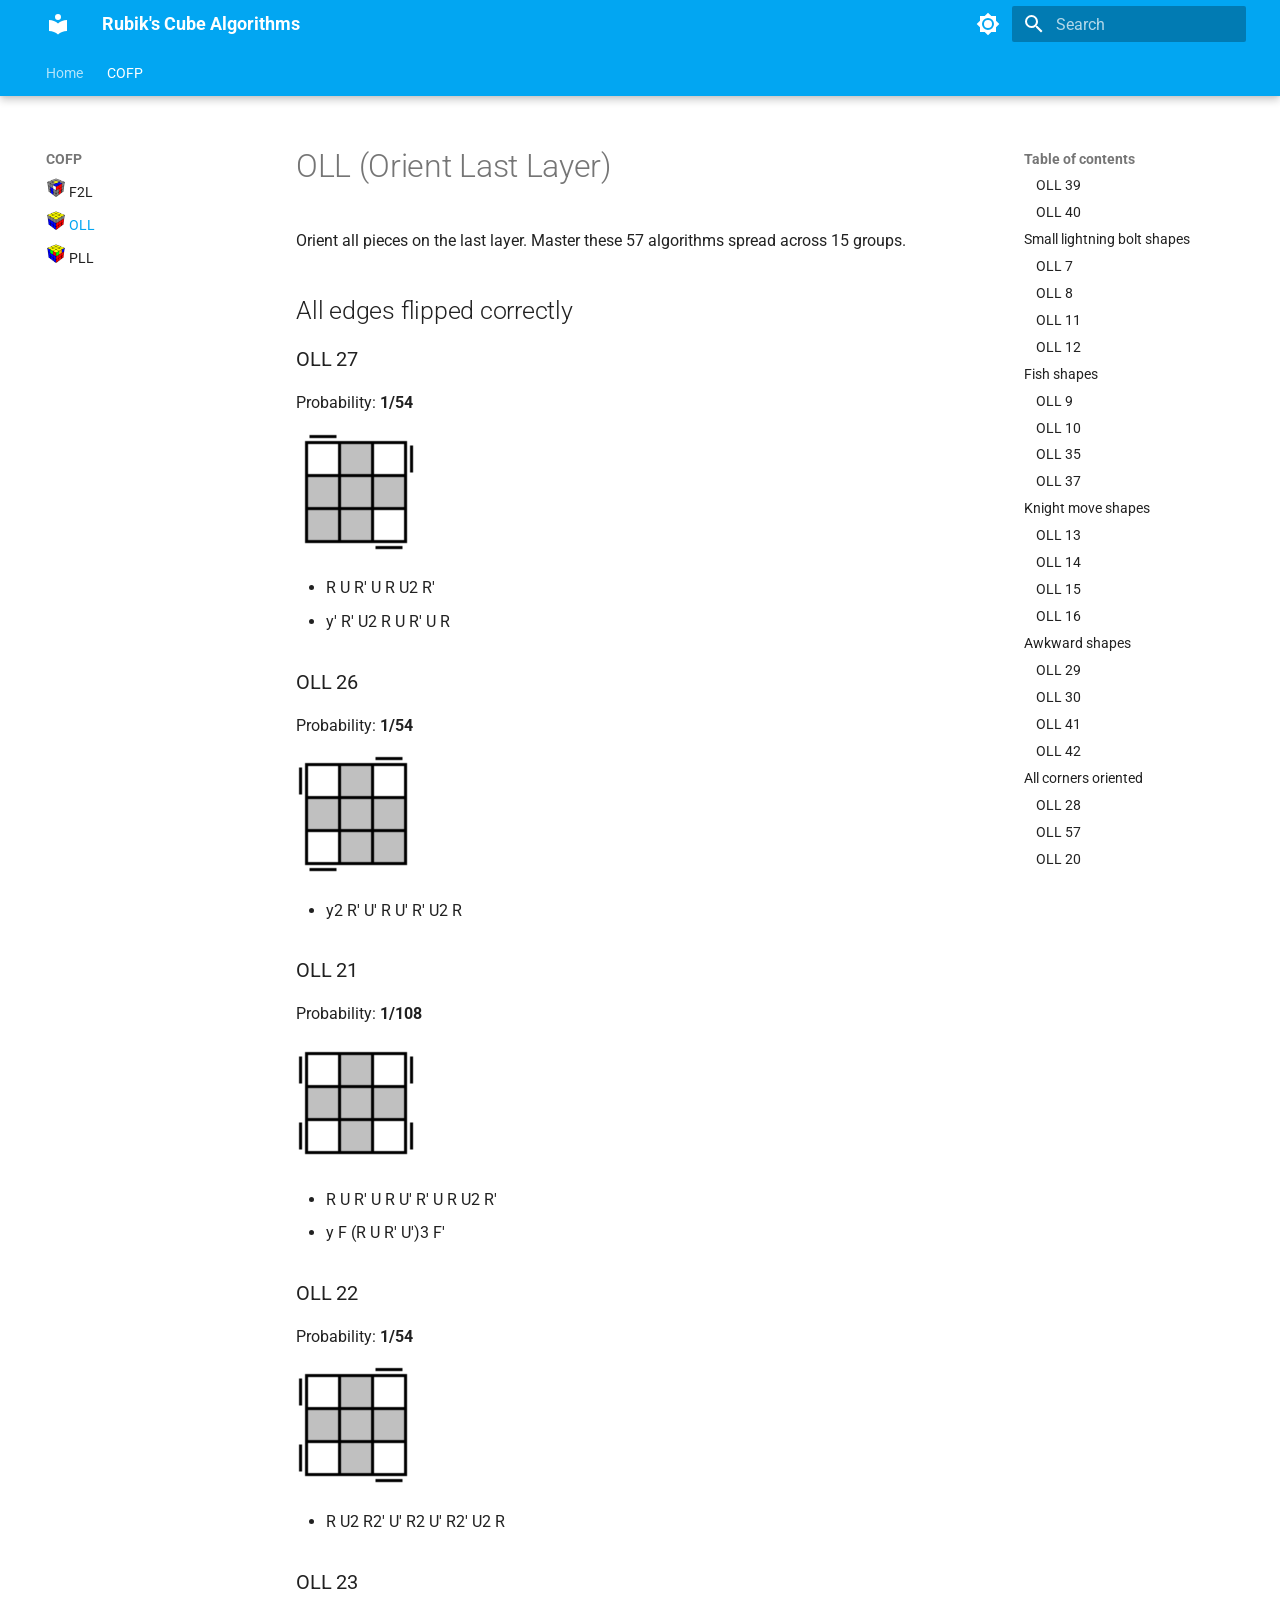
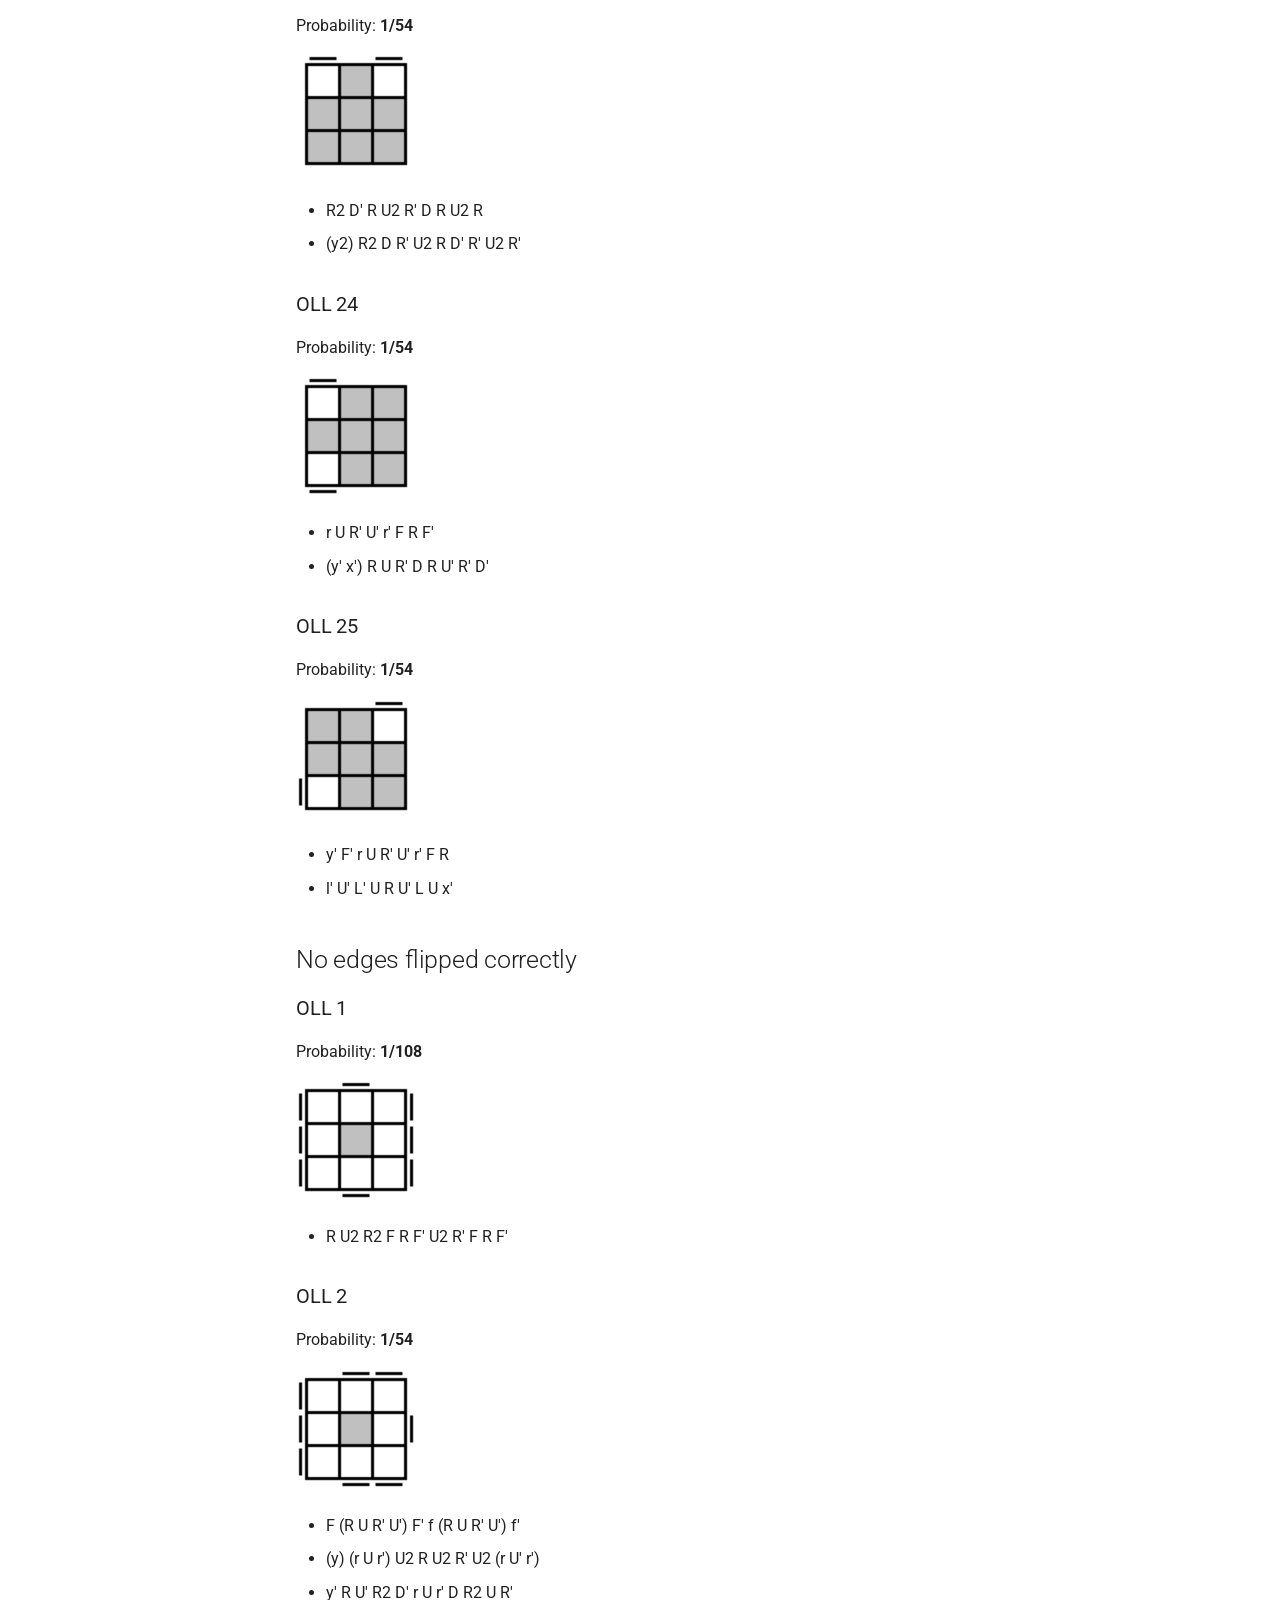
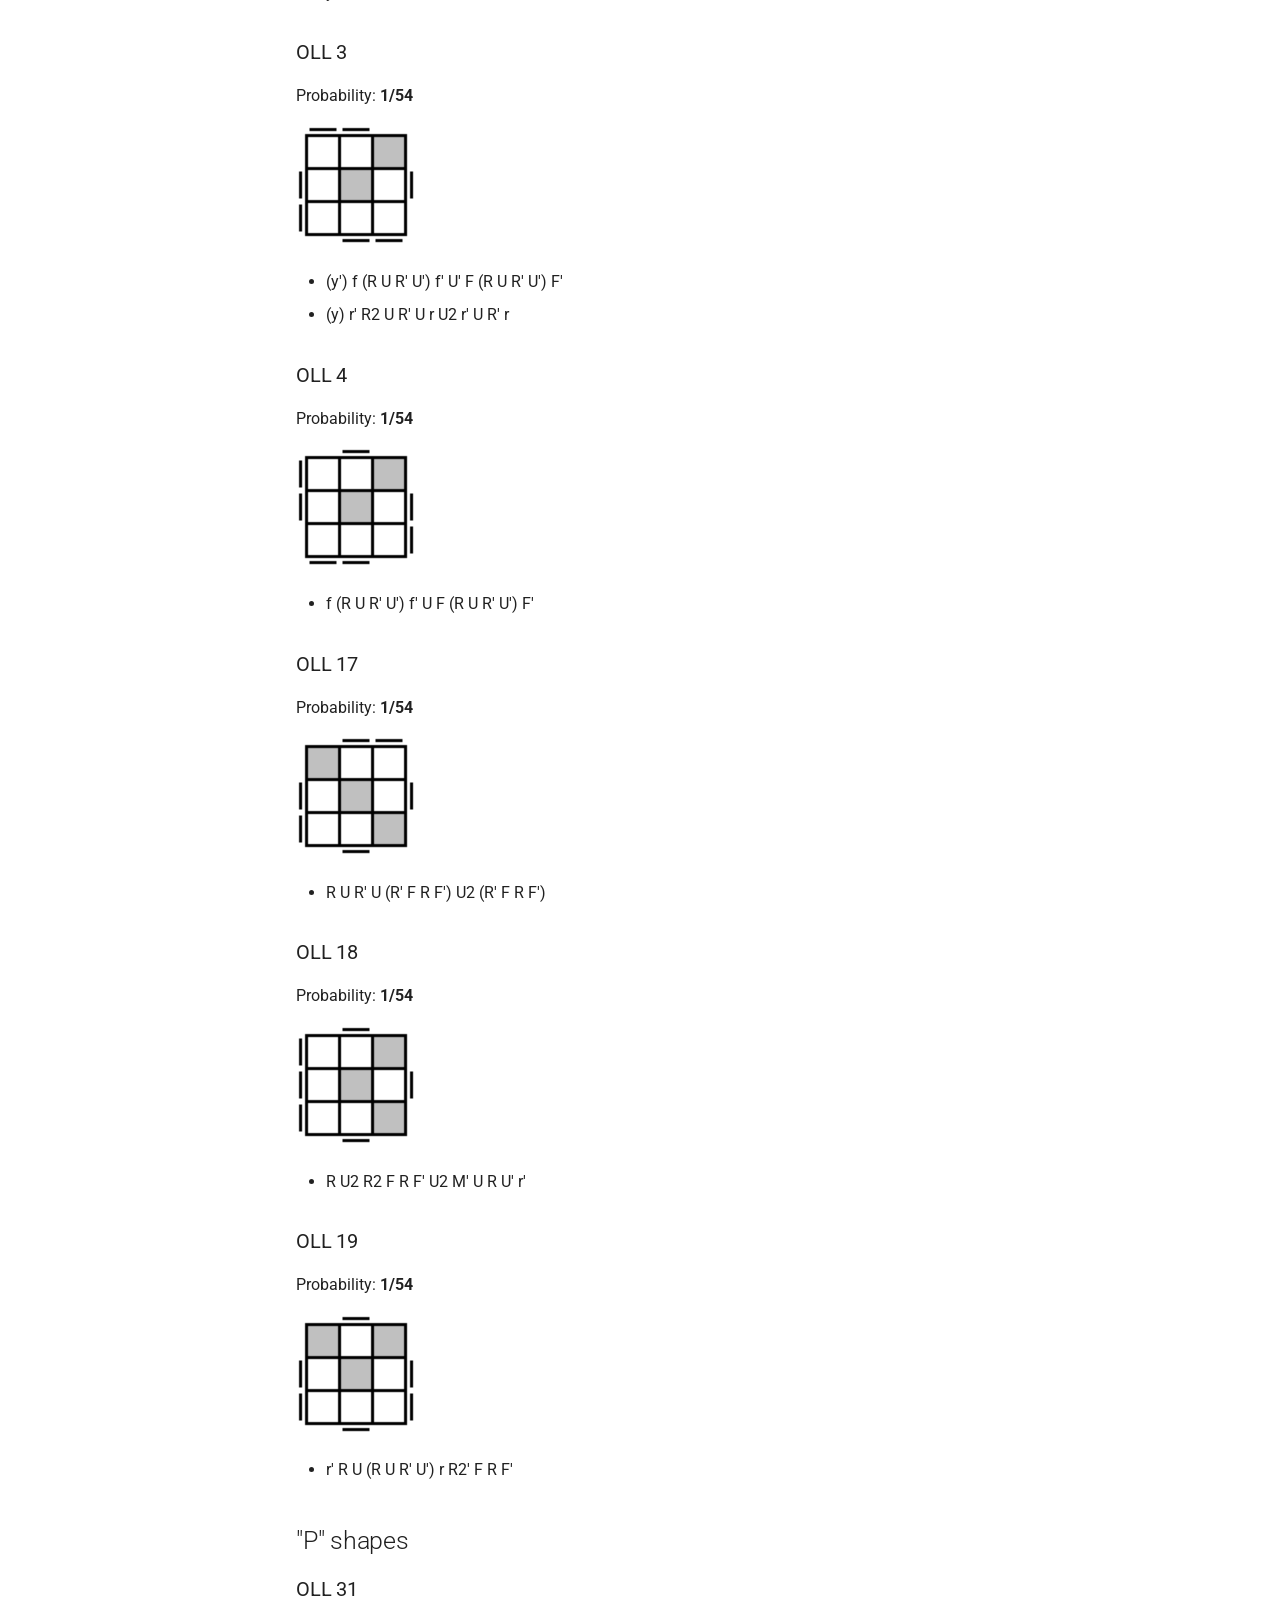
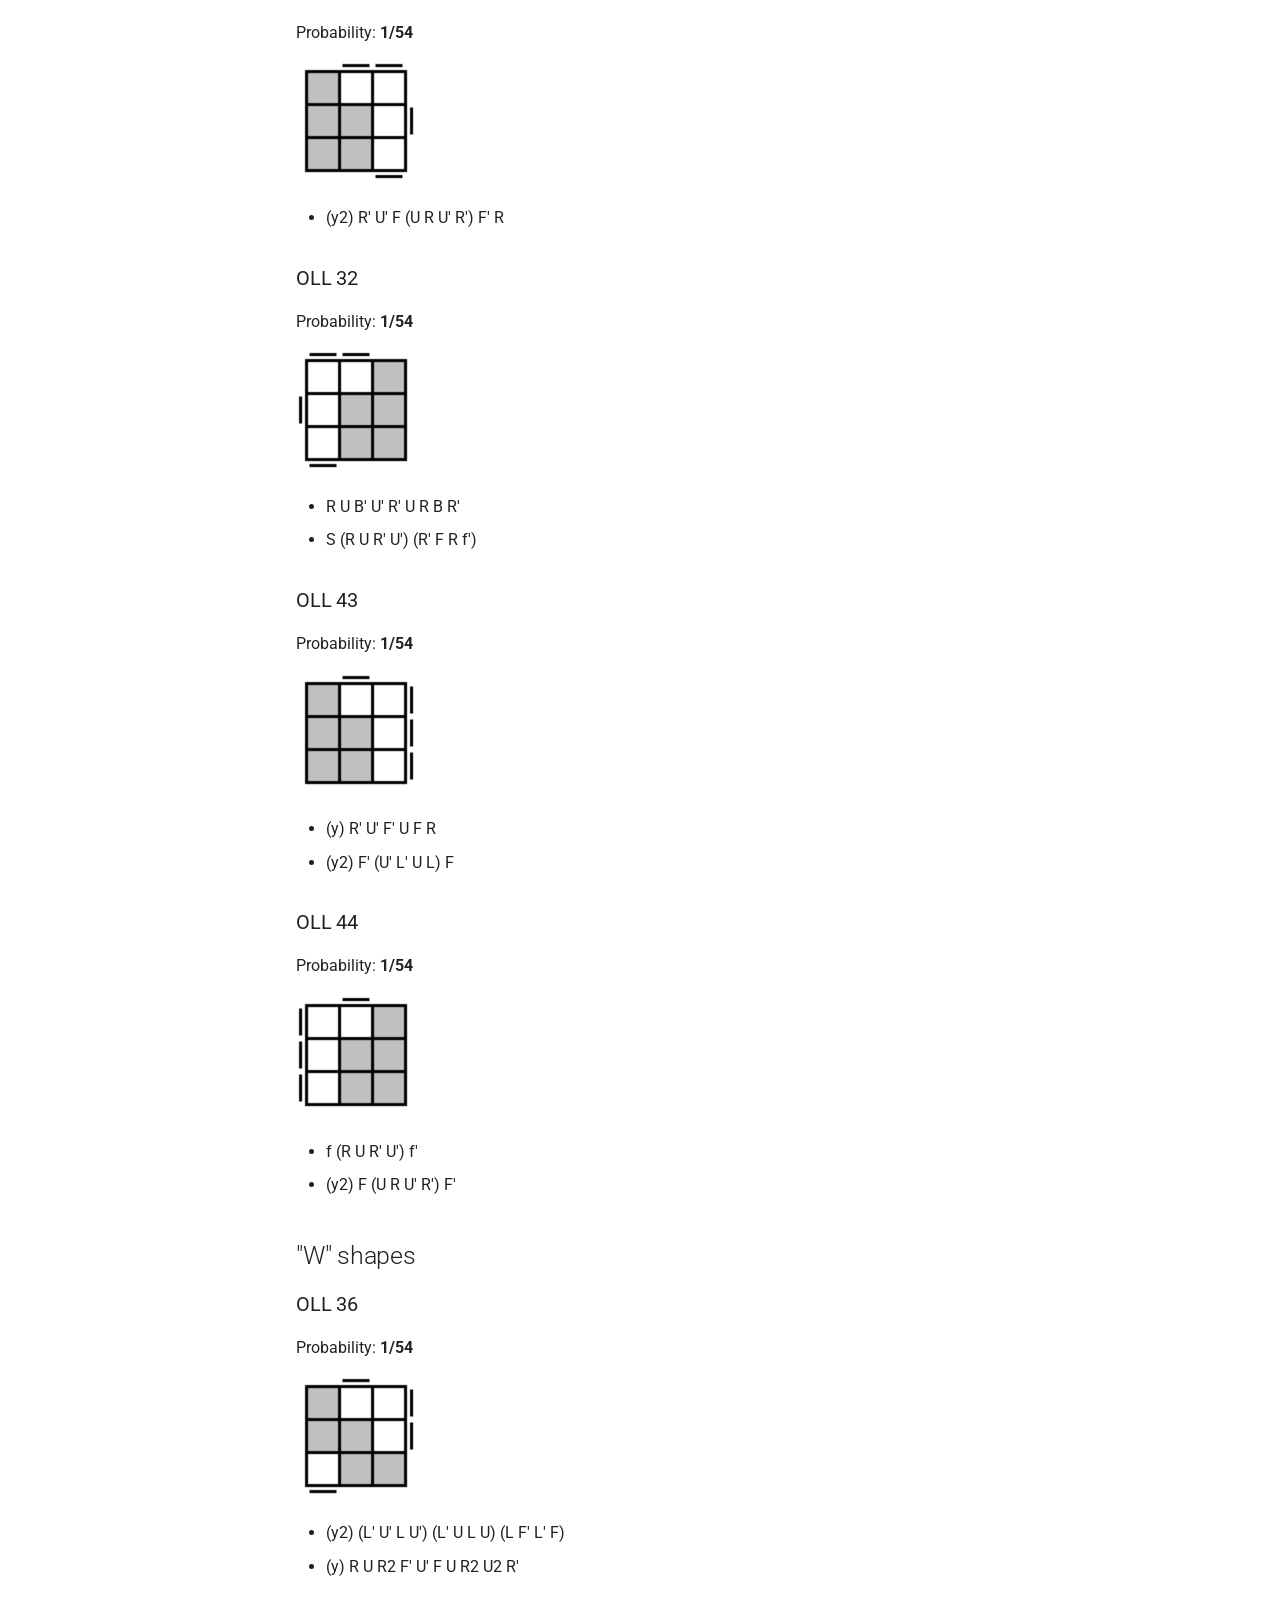
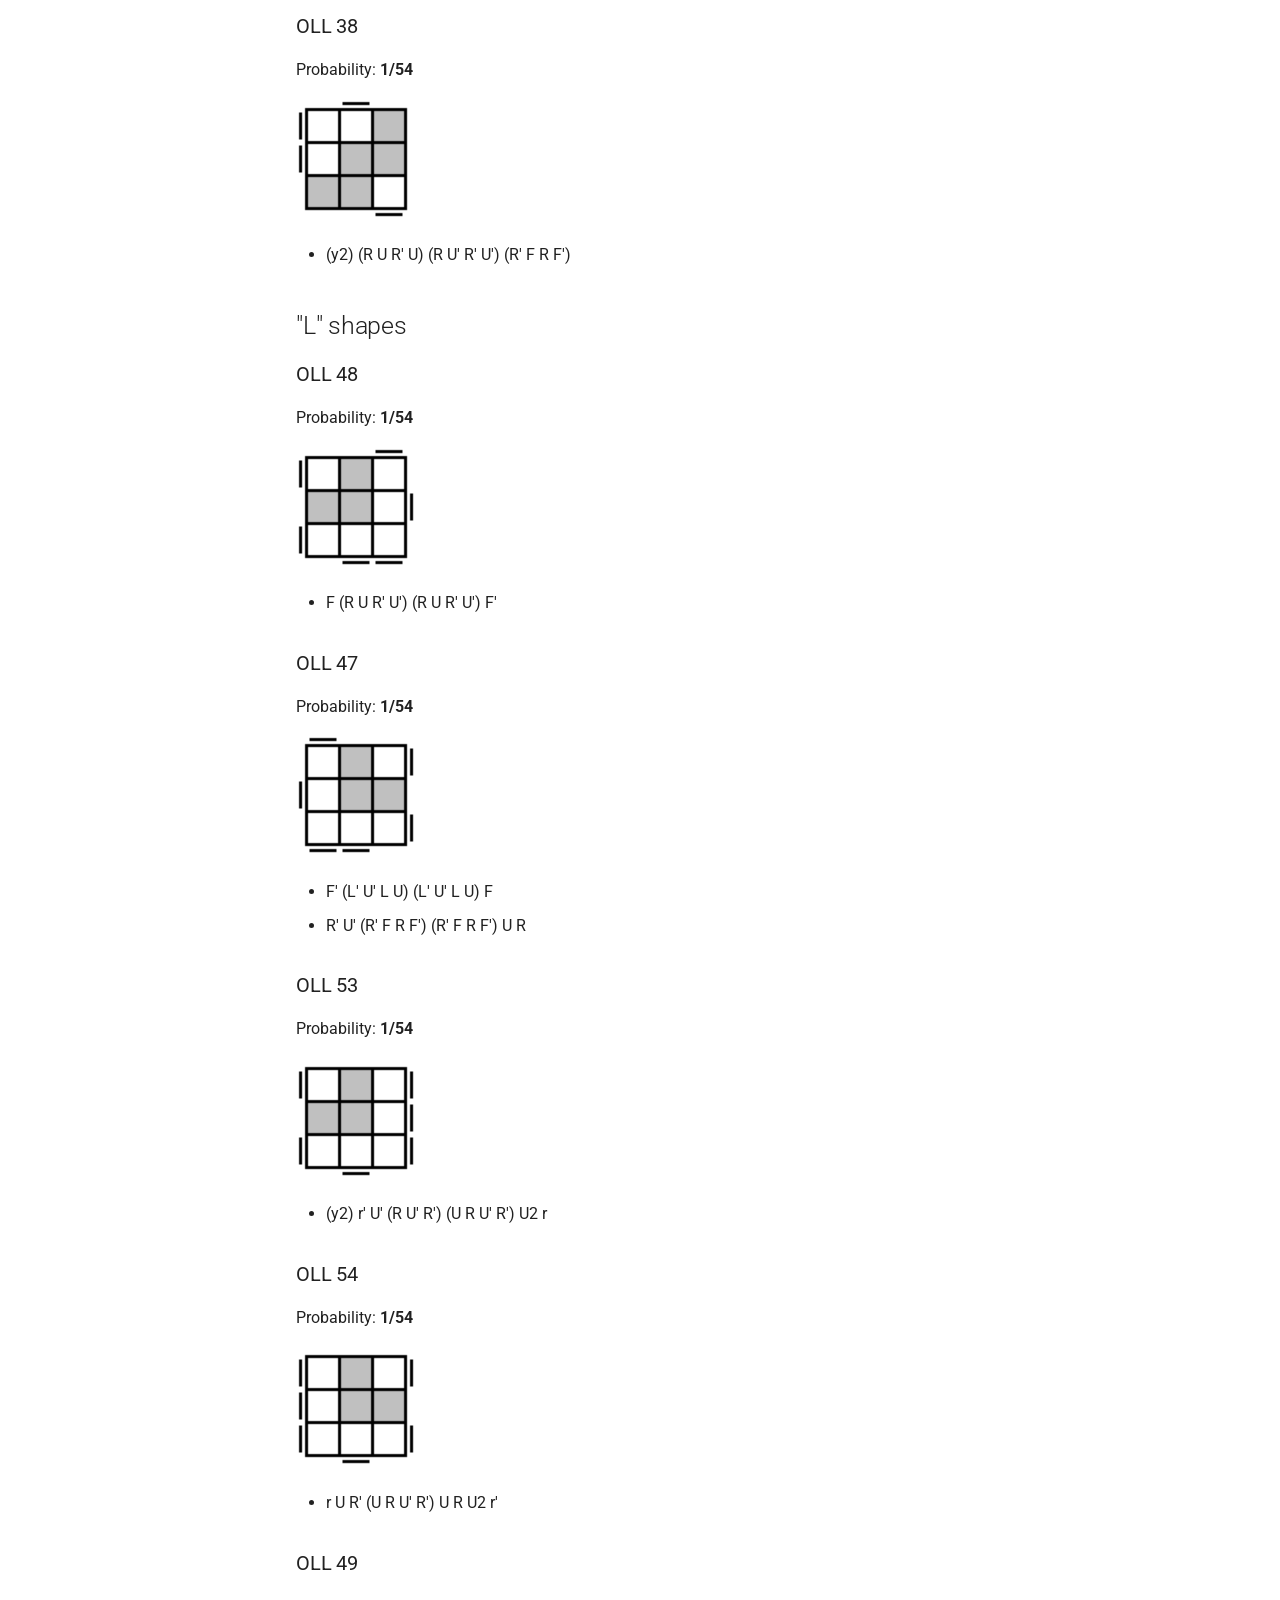
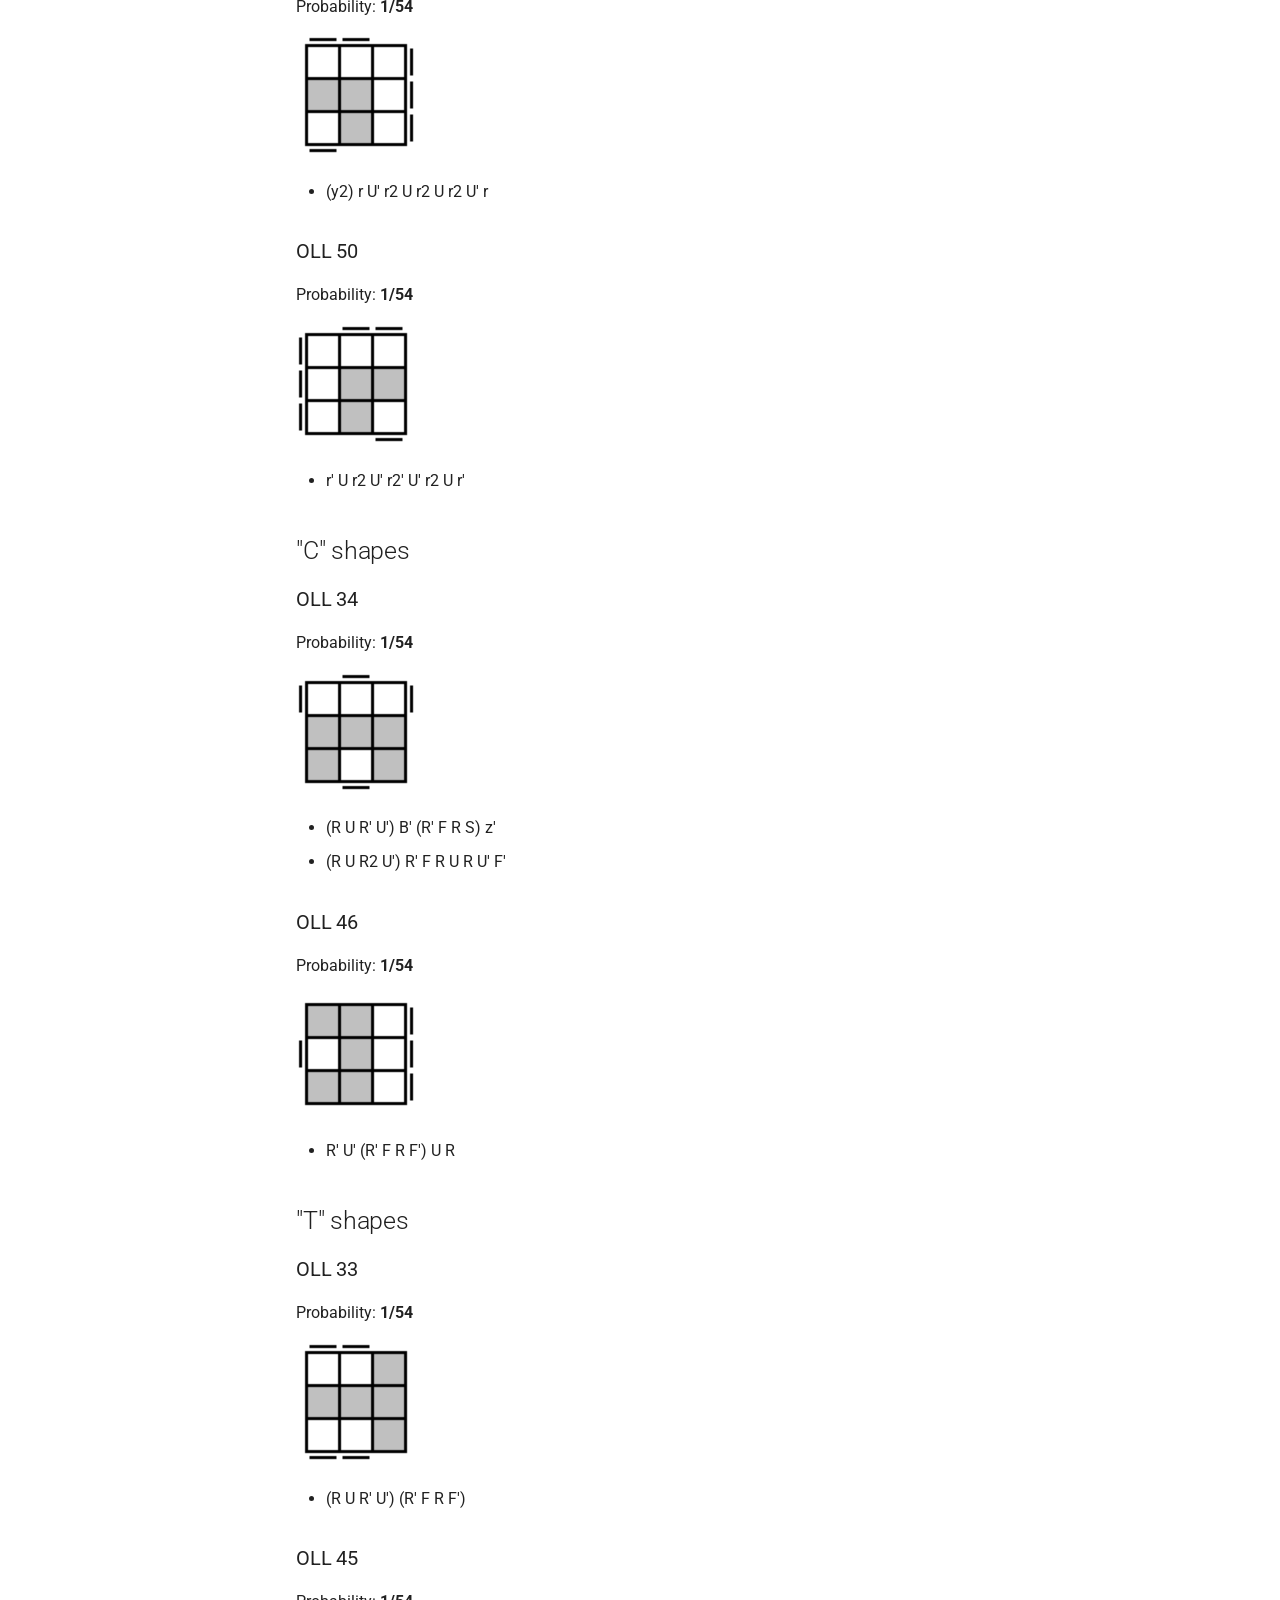
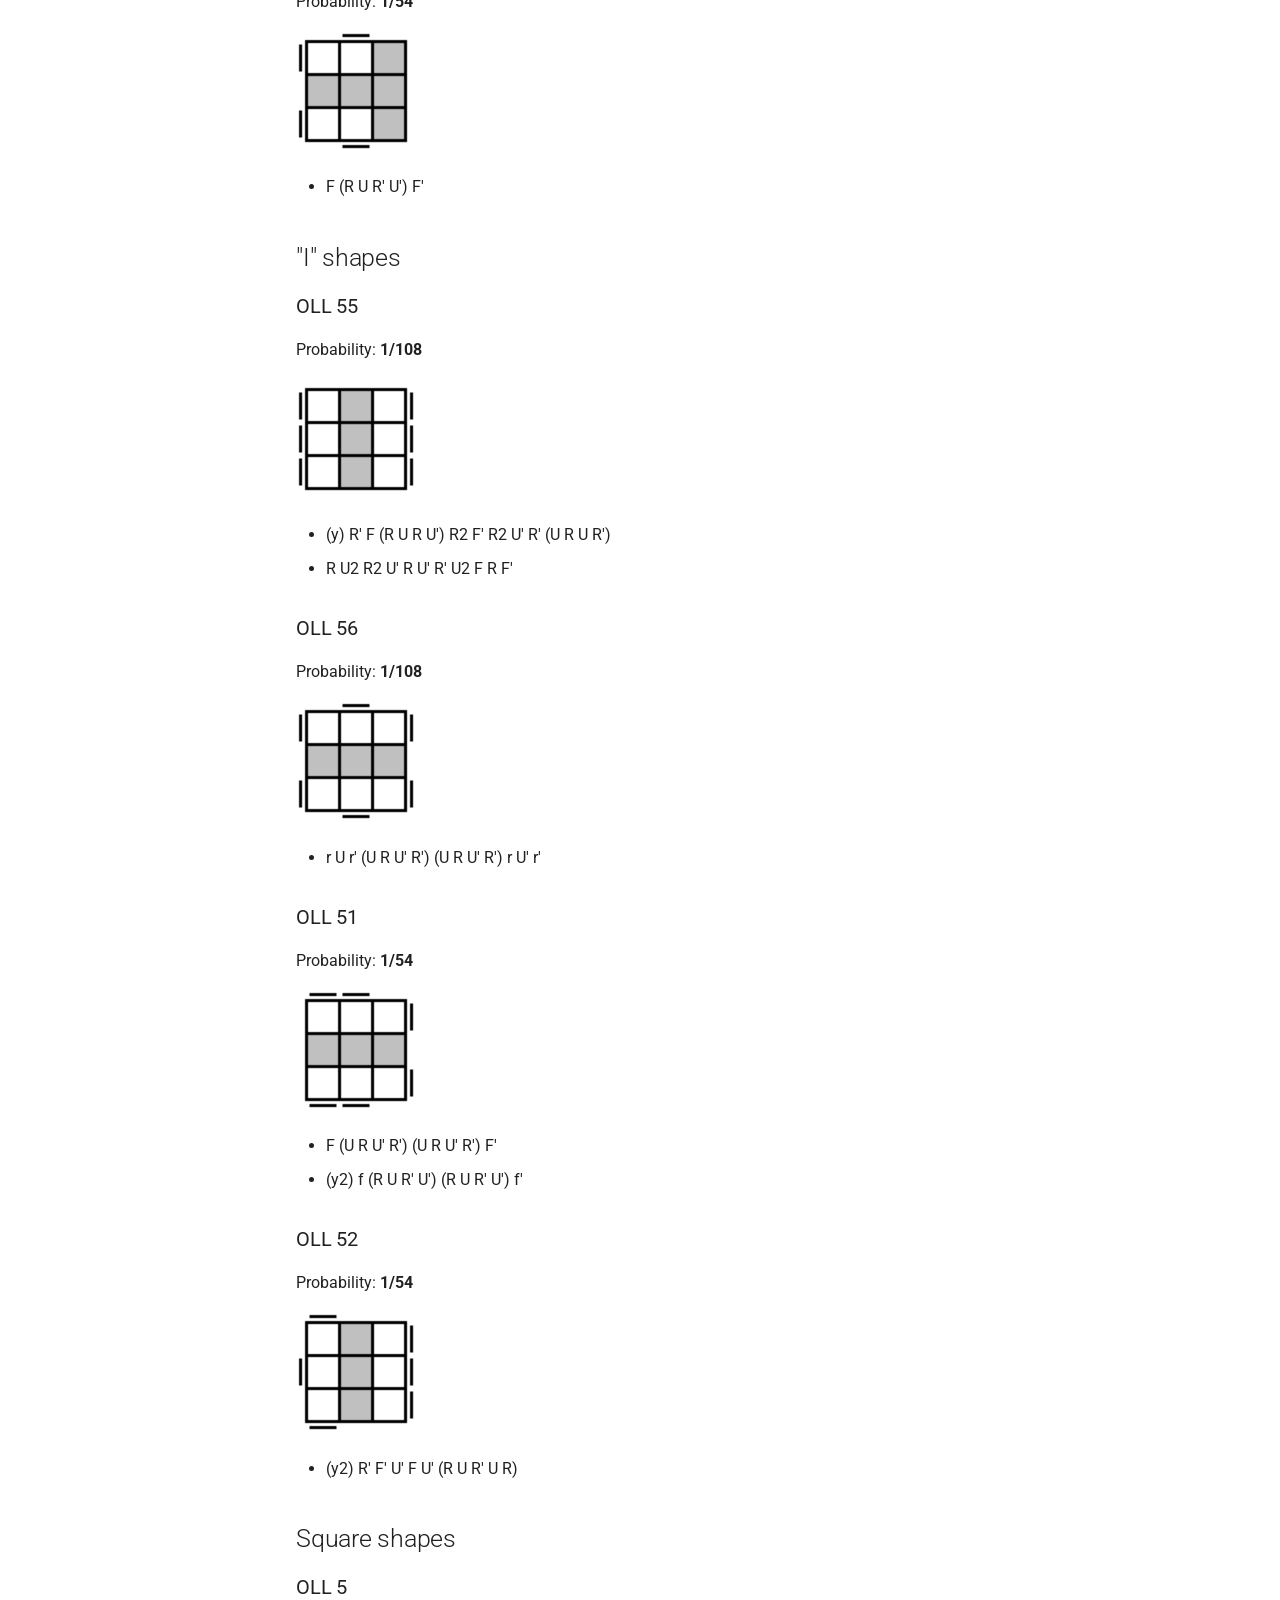
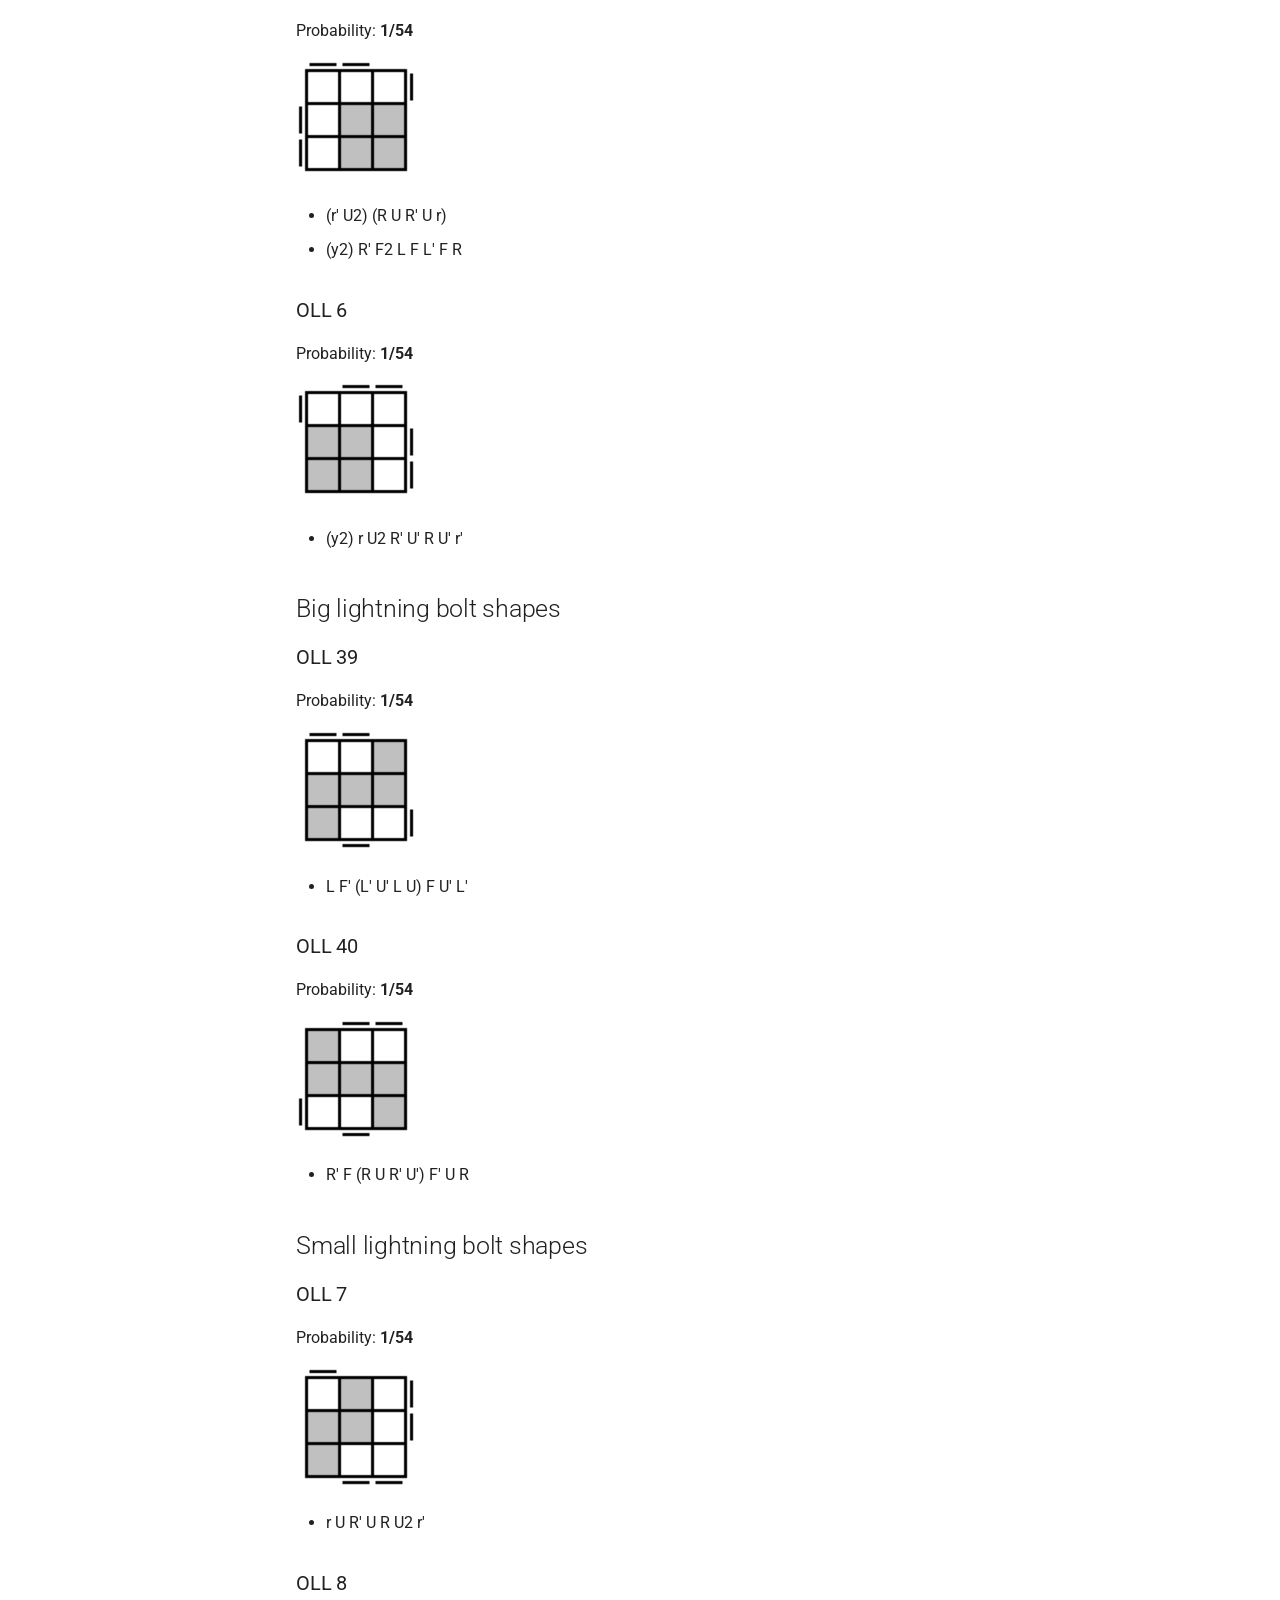
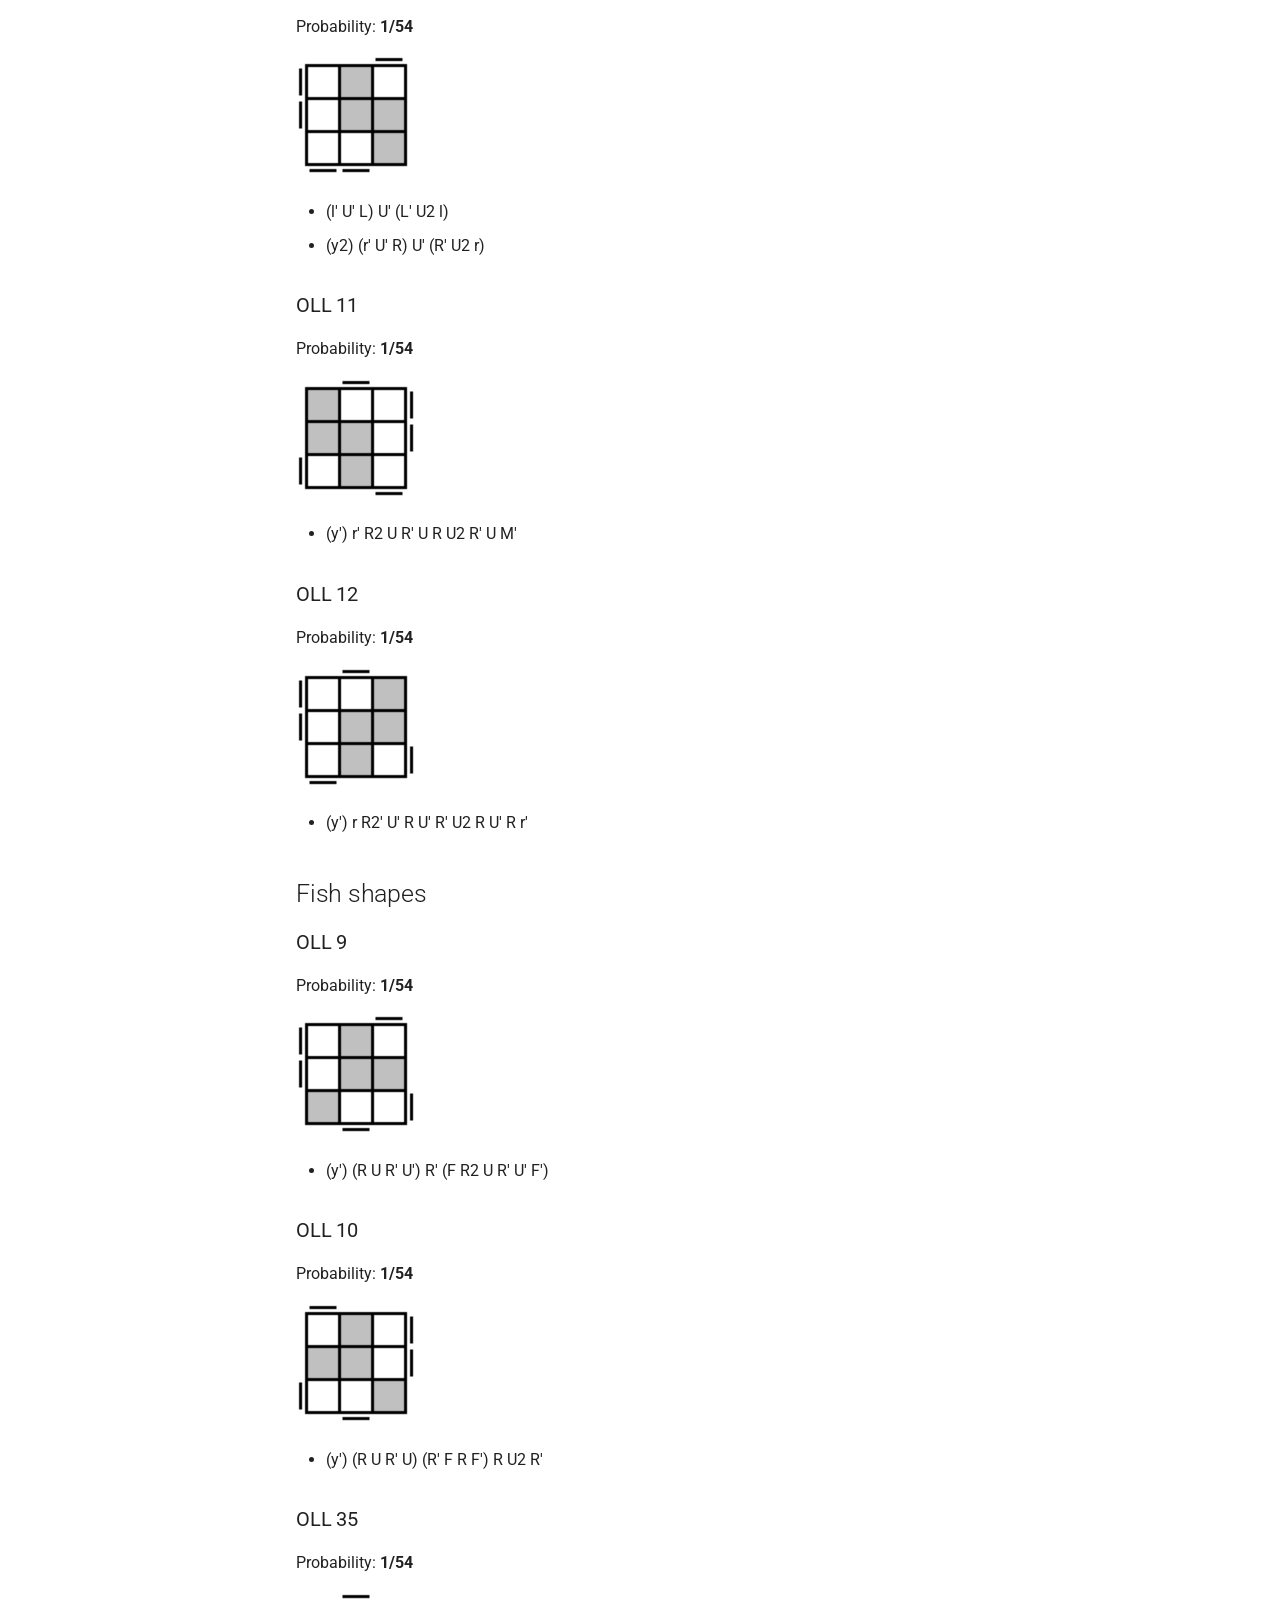
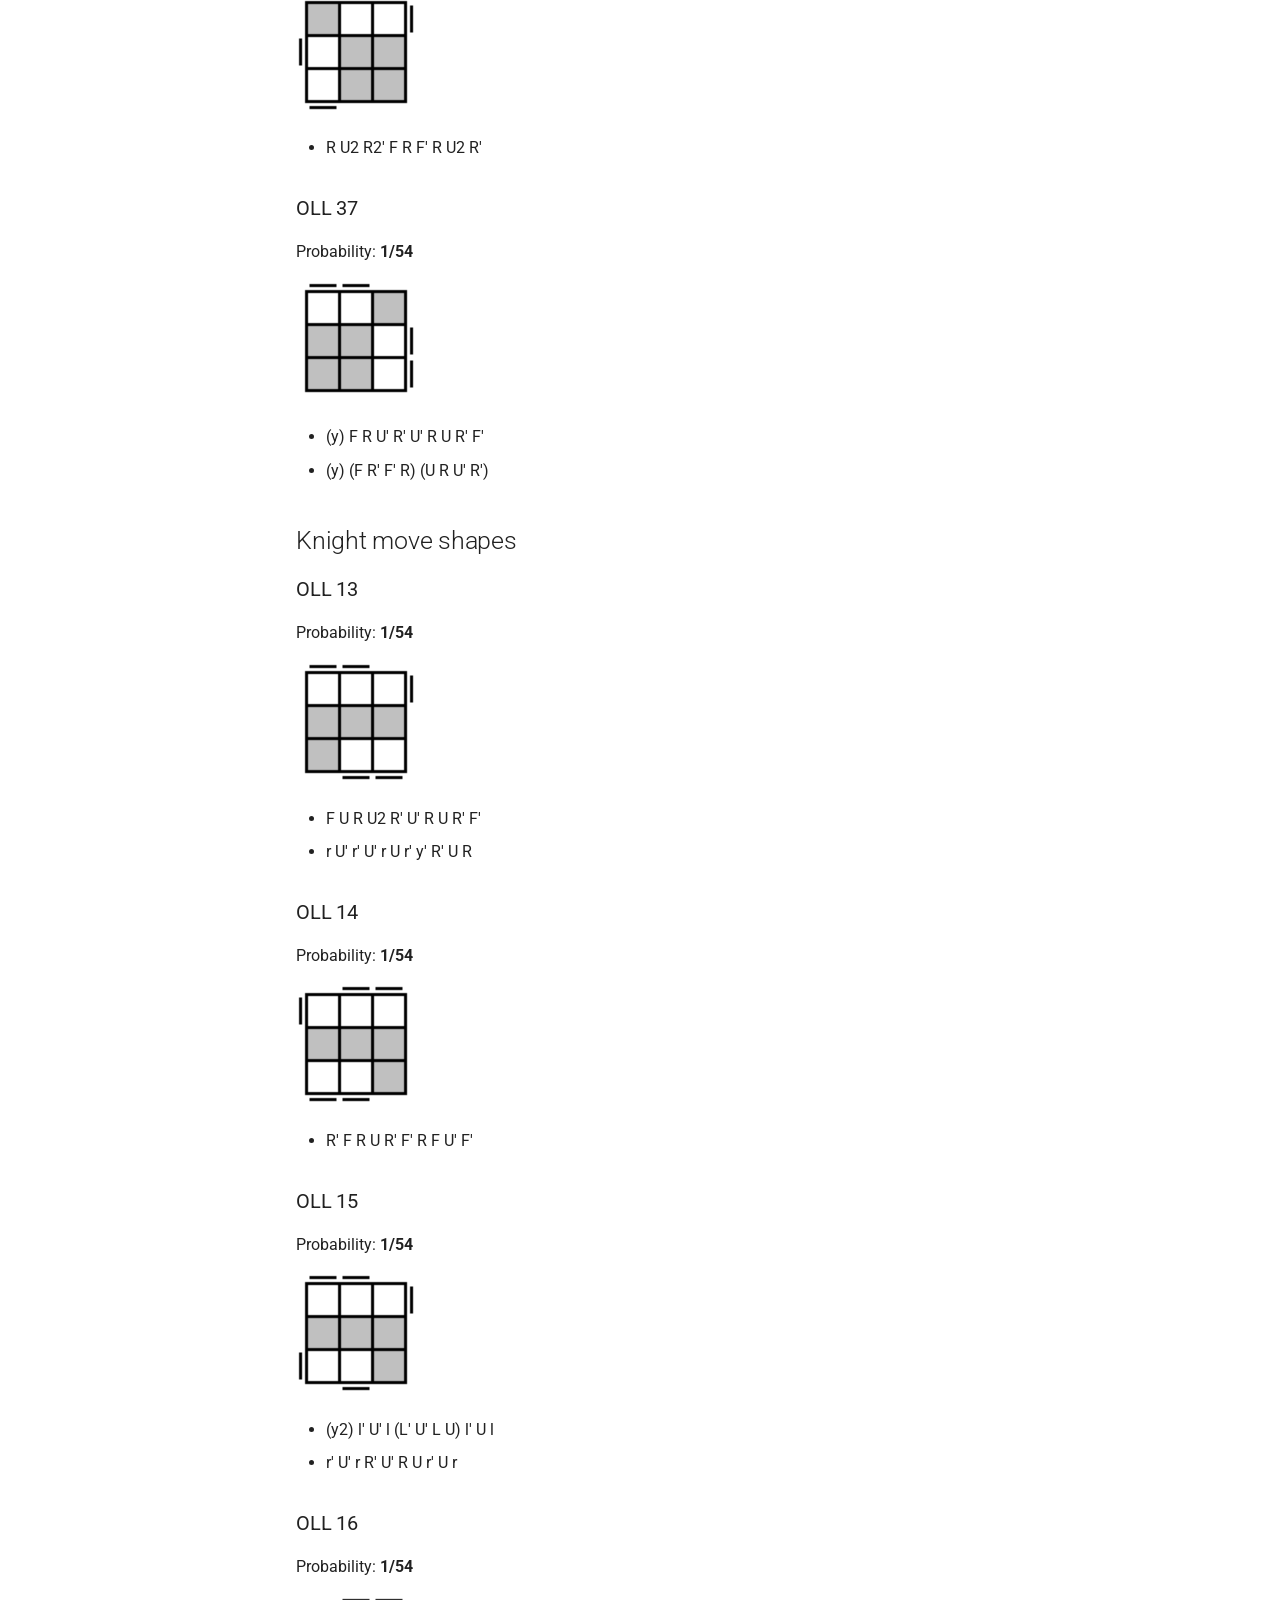
<file: site/oll/index.html>
<!doctype html>
<html lang="en" class="no-js">
  <head>
    
      <meta charset="utf-8">
      <meta name="viewport" content="width=device-width,initial-scale=1">
      
      
      
        <link rel="canonical" href="https://rubik.omuforge.com/oll/">
      
      
        <link rel="prev" href="../f2l/">
      
      
        <link rel="next" href="../pll/">
      
      
        
      
      
      <link rel="icon" href="../images/favicon.png">
      <meta name="generator" content="mkdocs-1.6.1, mkdocs-material-9.8.2">
    
    
      
        <title>OLL - Rubik's Cube Algorithms</title>
      
    
    
      <link rel="stylesheet" href="../assets/stylesheets/main.57a0d79d.min.css">
      
        
        <link rel="stylesheet" href="../assets/stylesheets/palette.fb2fffe2.min.css">
      
      


    
    
      
    
    
      
        
        
        
        <link rel="stylesheet" href="../assets/external/fonts.googleapis.com/css.49ea35f2.css">
        <style>:root{--md-text-font:"Roboto";--md-code-font:"Roboto Mono"}</style>
      
    
    
    <script>__md_scope=new URL("..",location),__md_hash=e=>[...e].reduce(((e,_)=>(e<<5)-e+_.charCodeAt(0)),0),__md_get=(e,_=localStorage,t=__md_scope)=>JSON.parse(_.getItem(t.pathname+"."+e)),__md_set=(e,_,t=localStorage,a=__md_scope)=>{try{t.setItem(a.pathname+"."+e,JSON.stringify(_))}catch(e){}}</script>
    
      

    
    
  </head>
  
  
    
    
      
    
    
    
    
    <body dir="ltr" data-md-color-scheme="default" data-md-color-primary="light-blue" data-md-color-accent="amber">
  
    
    <input class="md-toggle" data-md-toggle="drawer" type="checkbox" id="__drawer" autocomplete="off">
    <input class="md-toggle" data-md-toggle="search" type="checkbox" id="__search" autocomplete="off">
    <label class="md-overlay" for="__drawer"></label>
    <div data-md-component="skip">
      
        
        <a href="#oll-orient-last-layer" class="md-skip">
          Skip to content
        </a>
      
    </div>
    <div data-md-component="announce">
      
    </div>
    
    
      

  

<header class="md-header md-header--shadow md-header--lifted" data-md-component="header">
  <nav class="md-header__inner md-grid" aria-label="Header">
    <a href=".." title="Rubik&#39;s Cube Algorithms" class="md-header__button md-logo" aria-label="Rubik's Cube Algorithms" data-md-component="logo">
      
  
  <svg xmlns="http://www.w3.org/2000/svg" viewBox="0 0 24 24"><path d="M12 8a3 3 0 0 0 3-3 3 3 0 0 0-3-3 3 3 0 0 0-3 3 3 3 0 0 0 3 3m0 3.54C9.64 9.35 6.5 8 3 8v11c3.5 0 6.64 1.35 9 3.54 2.36-2.19 5.5-3.54 9-3.54V8c-3.5 0-6.64 1.35-9 3.54"/></svg>

    </a>
    <label class="md-header__button md-icon" for="__drawer">
      
      <svg xmlns="http://www.w3.org/2000/svg" viewBox="0 0 24 24"><path d="M3 6h18v2H3zm0 5h18v2H3zm0 5h18v2H3z"/></svg>
    </label>
    <div class="md-header__title" data-md-component="header-title">
      <div class="md-header__ellipsis">
        <div class="md-header__topic">
          <span class="md-ellipsis">
            Rubik's Cube Algorithms
          </span>
        </div>
        <div class="md-header__topic" data-md-component="header-topic">
          <span class="md-ellipsis">
            
              <img src="/images/oll/menu_icon.png" width="20"> OLL
            
          </span>
        </div>
      </div>
    </div>
    
      
        <form class="md-header__option" data-md-component="palette">
  
    
    
    
    <input class="md-option" data-md-color-media="" data-md-color-scheme="default" data-md-color-primary="light-blue" data-md-color-accent="amber"  aria-label="Switch to dark mode"  type="radio" name="__palette" id="__palette_0">
    
      <label class="md-header__button md-icon" title="Switch to dark mode" for="__palette_1" hidden>
        <svg xmlns="http://www.w3.org/2000/svg" viewBox="0 0 24 24"><path d="M12 8a4 4 0 0 0-4 4 4 4 0 0 0 4 4 4 4 0 0 0 4-4 4 4 0 0 0-4-4m0 10a6 6 0 0 1-6-6 6 6 0 0 1 6-6 6 6 0 0 1 6 6 6 6 0 0 1-6 6m8-9.31V4h-4.69L12 .69 8.69 4H4v4.69L.69 12 4 15.31V20h4.69L12 23.31 15.31 20H20v-4.69L23.31 12z"/></svg>
      </label>
    
  
    
    
    
    <input class="md-option" data-md-color-media="" data-md-color-scheme="slate" data-md-color-primary="light-blue" data-md-color-accent="amber"  aria-label="Switch to light mode"  type="radio" name="__palette" id="__palette_1">
    
      <label class="md-header__button md-icon" title="Switch to light mode" for="__palette_0" hidden>
        <svg xmlns="http://www.w3.org/2000/svg" viewBox="0 0 24 24"><path d="M12 18c-.89 0-1.74-.2-2.5-.55C11.56 16.5 13 14.42 13 12s-1.44-4.5-3.5-5.45C10.26 6.2 11.11 6 12 6a6 6 0 0 1 6 6 6 6 0 0 1-6 6m8-9.31V4h-4.69L12 .69 8.69 4H4v4.69L.69 12 4 15.31V20h4.69L12 23.31 15.31 20H20v-4.69L23.31 12z"/></svg>
      </label>
    
  
</form>
      
    
    
      <script>var palette=__md_get("__palette");if(palette&&palette.color){if("(prefers-color-scheme)"===palette.color.media){var media=matchMedia("(prefers-color-scheme: light)"),input=document.querySelector(media.matches?"[data-md-color-media='(prefers-color-scheme: light)']":"[data-md-color-media='(prefers-color-scheme: dark)']");palette.color.media=input.getAttribute("data-md-color-media"),palette.color.scheme=input.getAttribute("data-md-color-scheme"),palette.color.primary=input.getAttribute("data-md-color-primary"),palette.color.accent=input.getAttribute("data-md-color-accent")}for(var[key,value]of Object.entries(palette.color))document.body.setAttribute("data-md-color-"+key,value)}</script>
    
    
    
      
      
        <label class="md-header__button md-icon" for="__search">
          
          <svg xmlns="http://www.w3.org/2000/svg" viewBox="0 0 24 24"><path d="M9.5 3A6.5 6.5 0 0 1 16 9.5c0 1.61-.59 3.09-1.56 4.23l.27.27h.79l5 5-1.5 1.5-5-5v-.79l-.27-.27A6.52 6.52 0 0 1 9.5 16 6.5 6.5 0 0 1 3 9.5 6.5 6.5 0 0 1 9.5 3m0 2C7 5 5 7 5 9.5S7 14 9.5 14 14 12 14 9.5 12 5 9.5 5"/></svg>
        </label>
        <div class="md-search" data-md-component="search" role="dialog">
  <label class="md-search__overlay" for="__search"></label>
  <div class="md-search__inner" role="search">
    <form class="md-search__form" name="search">
      <input type="text" class="md-search__input" name="query" aria-label="Search" placeholder="Search" autocapitalize="off" autocorrect="off" autocomplete="off" spellcheck="false" data-md-component="search-query" required>
      <label class="md-search__icon md-icon" for="__search">
        
        <svg xmlns="http://www.w3.org/2000/svg" viewBox="0 0 24 24"><path d="M9.5 3A6.5 6.5 0 0 1 16 9.5c0 1.61-.59 3.09-1.56 4.23l.27.27h.79l5 5-1.5 1.5-5-5v-.79l-.27-.27A6.52 6.52 0 0 1 9.5 16 6.5 6.5 0 0 1 3 9.5 6.5 6.5 0 0 1 9.5 3m0 2C7 5 5 7 5 9.5S7 14 9.5 14 14 12 14 9.5 12 5 9.5 5"/></svg>
        
        <svg xmlns="http://www.w3.org/2000/svg" viewBox="0 0 24 24"><path d="M20 11v2H8l5.5 5.5-1.42 1.42L4.16 12l7.92-7.92L13.5 5.5 8 11z"/></svg>
      </label>
      <nav class="md-search__options" aria-label="Search">
        
        <button type="reset" class="md-search__icon md-icon" title="Clear" aria-label="Clear" tabindex="-1">
          
          <svg xmlns="http://www.w3.org/2000/svg" viewBox="0 0 24 24"><path d="M19 6.41 17.59 5 12 10.59 6.41 5 5 6.41 10.59 12 5 17.59 6.41 19 12 13.41 17.59 19 19 17.59 13.41 12z"/></svg>
        </button>
      </nav>
      
        <div class="md-search__suggest" data-md-component="search-suggest"></div>
      
    </form>
    <div class="md-search__output">
      <div class="md-search__scrollwrap" tabindex="0" data-md-scrollfix>
        <div class="md-search-result" data-md-component="search-result">
          <div class="md-search-result__meta">
            Initializing search
          </div>
          <ol class="md-search-result__list" role="presentation"></ol>
        </div>
      </div>
    </div>
  </div>
</div>
      
    
    
  </nav>
  
    
      
<nav class="md-tabs" aria-label="Tabs" data-md-component="tabs">
  <div class="md-grid">
    <ul class="md-tabs__list">
      
        
  
  
  
  
    <li class="md-tabs__item">
      <a href=".." class="md-tabs__link">
        
  
  
    
  
  Home

      </a>
    </li>
  

      
        
  
  
  
    
  
  
    
    
      <li class="md-tabs__item md-tabs__item--active">
        <a href="../f2l/" class="md-tabs__link">
          
  
  
  COFP

        </a>
      </li>
    
  

      
    </ul>
  </div>
</nav>
    
  
</header>
    
    <div class="md-container" data-md-component="container">
      
      
        
      
      <main class="md-main" data-md-component="main">
        <div class="md-main__inner md-grid">
          
            
              
              <div class="md-sidebar md-sidebar--primary" data-md-component="sidebar" data-md-type="navigation" >
                <div class="md-sidebar__scrollwrap">
                  <div class="md-sidebar__inner">
                    


  


<nav class="md-nav md-nav--primary md-nav--lifted" aria-label="Navigation" data-md-level="0">
  <label class="md-nav__title" for="__drawer">
    <a href=".." title="Rubik&#39;s Cube Algorithms" class="md-nav__button md-logo" aria-label="Rubik's Cube Algorithms" data-md-component="logo">
      
  
  <svg xmlns="http://www.w3.org/2000/svg" viewBox="0 0 24 24"><path d="M12 8a3 3 0 0 0 3-3 3 3 0 0 0-3-3 3 3 0 0 0-3 3 3 3 0 0 0 3 3m0 3.54C9.64 9.35 6.5 8 3 8v11c3.5 0 6.64 1.35 9 3.54 2.36-2.19 5.5-3.54 9-3.54V8c-3.5 0-6.64 1.35-9 3.54"/></svg>

    </a>
    Rubik's Cube Algorithms
  </label>
  
  <ul class="md-nav__list" data-md-scrollfix>
    
      
      
  
  
  
  
    <li class="md-nav__item">
      <a href=".." class="md-nav__link">
        
  
  
  <span class="md-ellipsis">
    
  
    Home
  

    
  </span>
  
  

      </a>
    </li>
  

    
      
      
  
  
    
  
  
  
    
    
    
    
      
        
        
      
      
    
    
    <li class="md-nav__item md-nav__item--active md-nav__item--section md-nav__item--nested">
      
        
        
        <input class="md-nav__toggle md-toggle " type="checkbox" id="__nav_2" checked>
        
          
          <label class="md-nav__link" for="__nav_2" id="__nav_2_label" tabindex="">
            
  
  
  <span class="md-ellipsis">
    
  
    COFP
  

    
  </span>
  
  

            <span class="md-nav__icon md-icon"></span>
          </label>
        
        <nav class="md-nav" data-md-level="1" aria-labelledby="__nav_2_label" aria-expanded="true">
          <label class="md-nav__title" for="__nav_2">
            <span class="md-nav__icon md-icon"></span>
            
  
    COFP
  

          </label>
          <ul class="md-nav__list" data-md-scrollfix>
            
              
                
  
  
  
  
    <li class="md-nav__item">
      <a href="../f2l/" class="md-nav__link">
        
  
  
  <span class="md-ellipsis">
    
  
    <img src="/images/f2l/menu_icon.png" width="20"> F2L
  

    
  </span>
  
  

      </a>
    </li>
  

              
            
              
                
  
  
    
  
  
  
    <li class="md-nav__item md-nav__item--active">
      
      <input class="md-nav__toggle md-toggle" type="checkbox" id="__toc">
      
      
        
      
      
        <label class="md-nav__link md-nav__link--active" for="__toc">
          
  
  
  <span class="md-ellipsis">
    
  
    <img src="/images/oll/menu_icon.png" width="20"> OLL
  

    
  </span>
  
  

          <span class="md-nav__icon md-icon"></span>
        </label>
      
      <a href="./" class="md-nav__link md-nav__link--active">
        
  
  
  <span class="md-ellipsis">
    
  
    <img src="/images/oll/menu_icon.png" width="20"> OLL
  

    
  </span>
  
  

      </a>
      
        

<nav class="md-nav md-nav--secondary" aria-label="Table of contents">
  
  
  
    
  
  
    <label class="md-nav__title" for="__toc">
      <span class="md-nav__icon md-icon"></span>
      Table of contents
    </label>
    <ul class="md-nav__list" data-md-component="toc" data-md-scrollfix>
      
        <li class="md-nav__item">
  <a href="#all-edges-flipped-correctly" class="md-nav__link">
    <span class="md-ellipsis">
      
        All edges flipped correctly
      
    </span>
  </a>
  
    <nav class="md-nav" aria-label="All edges flipped correctly">
      <ul class="md-nav__list">
        
          <li class="md-nav__item">
  <a href="#oll-27" class="md-nav__link">
    <span class="md-ellipsis">
      
        OLL 27
      
    </span>
  </a>
  
</li>
        
          <li class="md-nav__item">
  <a href="#oll-26" class="md-nav__link">
    <span class="md-ellipsis">
      
        OLL 26
      
    </span>
  </a>
  
</li>
        
          <li class="md-nav__item">
  <a href="#oll-21" class="md-nav__link">
    <span class="md-ellipsis">
      
        OLL 21
      
    </span>
  </a>
  
</li>
        
          <li class="md-nav__item">
  <a href="#oll-22" class="md-nav__link">
    <span class="md-ellipsis">
      
        OLL 22
      
    </span>
  </a>
  
</li>
        
          <li class="md-nav__item">
  <a href="#oll-23" class="md-nav__link">
    <span class="md-ellipsis">
      
        OLL 23
      
    </span>
  </a>
  
</li>
        
          <li class="md-nav__item">
  <a href="#oll-24" class="md-nav__link">
    <span class="md-ellipsis">
      
        OLL 24
      
    </span>
  </a>
  
</li>
        
          <li class="md-nav__item">
  <a href="#oll-25" class="md-nav__link">
    <span class="md-ellipsis">
      
        OLL 25
      
    </span>
  </a>
  
</li>
        
      </ul>
    </nav>
  
</li>
      
        <li class="md-nav__item">
  <a href="#no-edges-flipped-correctly" class="md-nav__link">
    <span class="md-ellipsis">
      
        No edges flipped correctly
      
    </span>
  </a>
  
    <nav class="md-nav" aria-label="No edges flipped correctly">
      <ul class="md-nav__list">
        
          <li class="md-nav__item">
  <a href="#oll-1" class="md-nav__link">
    <span class="md-ellipsis">
      
        OLL 1
      
    </span>
  </a>
  
</li>
        
          <li class="md-nav__item">
  <a href="#oll-2" class="md-nav__link">
    <span class="md-ellipsis">
      
        OLL 2
      
    </span>
  </a>
  
</li>
        
          <li class="md-nav__item">
  <a href="#oll-3" class="md-nav__link">
    <span class="md-ellipsis">
      
        OLL 3
      
    </span>
  </a>
  
</li>
        
          <li class="md-nav__item">
  <a href="#oll-4" class="md-nav__link">
    <span class="md-ellipsis">
      
        OLL 4
      
    </span>
  </a>
  
</li>
        
          <li class="md-nav__item">
  <a href="#oll-17" class="md-nav__link">
    <span class="md-ellipsis">
      
        OLL 17
      
    </span>
  </a>
  
</li>
        
          <li class="md-nav__item">
  <a href="#oll-18" class="md-nav__link">
    <span class="md-ellipsis">
      
        OLL 18
      
    </span>
  </a>
  
</li>
        
          <li class="md-nav__item">
  <a href="#oll-19" class="md-nav__link">
    <span class="md-ellipsis">
      
        OLL 19
      
    </span>
  </a>
  
</li>
        
      </ul>
    </nav>
  
</li>
      
        <li class="md-nav__item">
  <a href="#p-shapes" class="md-nav__link">
    <span class="md-ellipsis">
      
        "P" shapes
      
    </span>
  </a>
  
    <nav class="md-nav" aria-label="&#34;P&#34; shapes">
      <ul class="md-nav__list">
        
          <li class="md-nav__item">
  <a href="#oll-31" class="md-nav__link">
    <span class="md-ellipsis">
      
        OLL 31
      
    </span>
  </a>
  
</li>
        
          <li class="md-nav__item">
  <a href="#oll-32" class="md-nav__link">
    <span class="md-ellipsis">
      
        OLL 32
      
    </span>
  </a>
  
</li>
        
          <li class="md-nav__item">
  <a href="#oll-43" class="md-nav__link">
    <span class="md-ellipsis">
      
        OLL 43
      
    </span>
  </a>
  
</li>
        
          <li class="md-nav__item">
  <a href="#oll-44" class="md-nav__link">
    <span class="md-ellipsis">
      
        OLL 44
      
    </span>
  </a>
  
</li>
        
      </ul>
    </nav>
  
</li>
      
        <li class="md-nav__item">
  <a href="#w-shapes" class="md-nav__link">
    <span class="md-ellipsis">
      
        "W" shapes
      
    </span>
  </a>
  
    <nav class="md-nav" aria-label="&#34;W&#34; shapes">
      <ul class="md-nav__list">
        
          <li class="md-nav__item">
  <a href="#oll-36" class="md-nav__link">
    <span class="md-ellipsis">
      
        OLL 36
      
    </span>
  </a>
  
</li>
        
          <li class="md-nav__item">
  <a href="#oll-38" class="md-nav__link">
    <span class="md-ellipsis">
      
        OLL 38
      
    </span>
  </a>
  
</li>
        
      </ul>
    </nav>
  
</li>
      
        <li class="md-nav__item">
  <a href="#l-shapes" class="md-nav__link">
    <span class="md-ellipsis">
      
        "L" shapes
      
    </span>
  </a>
  
    <nav class="md-nav" aria-label="&#34;L&#34; shapes">
      <ul class="md-nav__list">
        
          <li class="md-nav__item">
  <a href="#oll-48" class="md-nav__link">
    <span class="md-ellipsis">
      
        OLL 48
      
    </span>
  </a>
  
</li>
        
          <li class="md-nav__item">
  <a href="#oll-47" class="md-nav__link">
    <span class="md-ellipsis">
      
        OLL 47
      
    </span>
  </a>
  
</li>
        
          <li class="md-nav__item">
  <a href="#oll-53" class="md-nav__link">
    <span class="md-ellipsis">
      
        OLL 53
      
    </span>
  </a>
  
</li>
        
          <li class="md-nav__item">
  <a href="#oll-54" class="md-nav__link">
    <span class="md-ellipsis">
      
        OLL 54
      
    </span>
  </a>
  
</li>
        
          <li class="md-nav__item">
  <a href="#oll-49" class="md-nav__link">
    <span class="md-ellipsis">
      
        OLL 49
      
    </span>
  </a>
  
</li>
        
          <li class="md-nav__item">
  <a href="#oll-50" class="md-nav__link">
    <span class="md-ellipsis">
      
        OLL 50
      
    </span>
  </a>
  
</li>
        
      </ul>
    </nav>
  
</li>
      
        <li class="md-nav__item">
  <a href="#c-shapes" class="md-nav__link">
    <span class="md-ellipsis">
      
        "C" shapes
      
    </span>
  </a>
  
    <nav class="md-nav" aria-label="&#34;C&#34; shapes">
      <ul class="md-nav__list">
        
          <li class="md-nav__item">
  <a href="#oll-34" class="md-nav__link">
    <span class="md-ellipsis">
      
        OLL 34
      
    </span>
  </a>
  
</li>
        
          <li class="md-nav__item">
  <a href="#oll-46" class="md-nav__link">
    <span class="md-ellipsis">
      
        OLL 46
      
    </span>
  </a>
  
</li>
        
      </ul>
    </nav>
  
</li>
      
        <li class="md-nav__item">
  <a href="#t-shapes" class="md-nav__link">
    <span class="md-ellipsis">
      
        "T" shapes
      
    </span>
  </a>
  
    <nav class="md-nav" aria-label="&#34;T&#34; shapes">
      <ul class="md-nav__list">
        
          <li class="md-nav__item">
  <a href="#oll-33" class="md-nav__link">
    <span class="md-ellipsis">
      
        OLL 33
      
    </span>
  </a>
  
</li>
        
          <li class="md-nav__item">
  <a href="#oll-45" class="md-nav__link">
    <span class="md-ellipsis">
      
        OLL 45
      
    </span>
  </a>
  
</li>
        
      </ul>
    </nav>
  
</li>
      
        <li class="md-nav__item">
  <a href="#i-shapes" class="md-nav__link">
    <span class="md-ellipsis">
      
        "I" shapes
      
    </span>
  </a>
  
    <nav class="md-nav" aria-label="&#34;I&#34; shapes">
      <ul class="md-nav__list">
        
          <li class="md-nav__item">
  <a href="#oll-55" class="md-nav__link">
    <span class="md-ellipsis">
      
        OLL 55
      
    </span>
  </a>
  
</li>
        
          <li class="md-nav__item">
  <a href="#oll-56" class="md-nav__link">
    <span class="md-ellipsis">
      
        OLL 56
      
    </span>
  </a>
  
</li>
        
          <li class="md-nav__item">
  <a href="#oll-51" class="md-nav__link">
    <span class="md-ellipsis">
      
        OLL 51
      
    </span>
  </a>
  
</li>
        
          <li class="md-nav__item">
  <a href="#oll-52" class="md-nav__link">
    <span class="md-ellipsis">
      
        OLL 52
      
    </span>
  </a>
  
</li>
        
      </ul>
    </nav>
  
</li>
      
        <li class="md-nav__item">
  <a href="#square-shapes" class="md-nav__link">
    <span class="md-ellipsis">
      
        Square shapes
      
    </span>
  </a>
  
    <nav class="md-nav" aria-label="Square shapes">
      <ul class="md-nav__list">
        
          <li class="md-nav__item">
  <a href="#oll-5" class="md-nav__link">
    <span class="md-ellipsis">
      
        OLL 5
      
    </span>
  </a>
  
</li>
        
          <li class="md-nav__item">
  <a href="#oll-6" class="md-nav__link">
    <span class="md-ellipsis">
      
        OLL 6
      
    </span>
  </a>
  
</li>
        
      </ul>
    </nav>
  
</li>
      
        <li class="md-nav__item">
  <a href="#big-lightning-bolt-shapes" class="md-nav__link">
    <span class="md-ellipsis">
      
        Big lightning bolt shapes
      
    </span>
  </a>
  
    <nav class="md-nav" aria-label="Big lightning bolt shapes">
      <ul class="md-nav__list">
        
          <li class="md-nav__item">
  <a href="#oll-39" class="md-nav__link">
    <span class="md-ellipsis">
      
        OLL 39
      
    </span>
  </a>
  
</li>
        
          <li class="md-nav__item">
  <a href="#oll-40" class="md-nav__link">
    <span class="md-ellipsis">
      
        OLL 40
      
    </span>
  </a>
  
</li>
        
      </ul>
    </nav>
  
</li>
      
        <li class="md-nav__item">
  <a href="#small-lightning-bolt-shapes" class="md-nav__link">
    <span class="md-ellipsis">
      
        Small lightning bolt shapes
      
    </span>
  </a>
  
    <nav class="md-nav" aria-label="Small lightning bolt shapes">
      <ul class="md-nav__list">
        
          <li class="md-nav__item">
  <a href="#oll-7" class="md-nav__link">
    <span class="md-ellipsis">
      
        OLL 7
      
    </span>
  </a>
  
</li>
        
          <li class="md-nav__item">
  <a href="#oll-8" class="md-nav__link">
    <span class="md-ellipsis">
      
        OLL 8
      
    </span>
  </a>
  
</li>
        
          <li class="md-nav__item">
  <a href="#oll-11" class="md-nav__link">
    <span class="md-ellipsis">
      
        OLL 11
      
    </span>
  </a>
  
</li>
        
          <li class="md-nav__item">
  <a href="#oll-12" class="md-nav__link">
    <span class="md-ellipsis">
      
        OLL 12
      
    </span>
  </a>
  
</li>
        
      </ul>
    </nav>
  
</li>
      
        <li class="md-nav__item">
  <a href="#fish-shapes" class="md-nav__link">
    <span class="md-ellipsis">
      
        Fish shapes
      
    </span>
  </a>
  
    <nav class="md-nav" aria-label="Fish shapes">
      <ul class="md-nav__list">
        
          <li class="md-nav__item">
  <a href="#oll-9" class="md-nav__link">
    <span class="md-ellipsis">
      
        OLL 9
      
    </span>
  </a>
  
</li>
        
          <li class="md-nav__item">
  <a href="#oll-10" class="md-nav__link">
    <span class="md-ellipsis">
      
        OLL 10
      
    </span>
  </a>
  
</li>
        
          <li class="md-nav__item">
  <a href="#oll-35" class="md-nav__link">
    <span class="md-ellipsis">
      
        OLL 35
      
    </span>
  </a>
  
</li>
        
          <li class="md-nav__item">
  <a href="#oll-37" class="md-nav__link">
    <span class="md-ellipsis">
      
        OLL 37
      
    </span>
  </a>
  
</li>
        
      </ul>
    </nav>
  
</li>
      
        <li class="md-nav__item">
  <a href="#knight-move-shapes" class="md-nav__link">
    <span class="md-ellipsis">
      
        Knight move shapes
      
    </span>
  </a>
  
    <nav class="md-nav" aria-label="Knight move shapes">
      <ul class="md-nav__list">
        
          <li class="md-nav__item">
  <a href="#oll-13" class="md-nav__link">
    <span class="md-ellipsis">
      
        OLL 13
      
    </span>
  </a>
  
</li>
        
          <li class="md-nav__item">
  <a href="#oll-14" class="md-nav__link">
    <span class="md-ellipsis">
      
        OLL 14
      
    </span>
  </a>
  
</li>
        
          <li class="md-nav__item">
  <a href="#oll-15" class="md-nav__link">
    <span class="md-ellipsis">
      
        OLL 15
      
    </span>
  </a>
  
</li>
        
          <li class="md-nav__item">
  <a href="#oll-16" class="md-nav__link">
    <span class="md-ellipsis">
      
        OLL 16
      
    </span>
  </a>
  
</li>
        
      </ul>
    </nav>
  
</li>
      
        <li class="md-nav__item">
  <a href="#awkward-shapes" class="md-nav__link">
    <span class="md-ellipsis">
      
        Awkward shapes
      
    </span>
  </a>
  
    <nav class="md-nav" aria-label="Awkward shapes">
      <ul class="md-nav__list">
        
          <li class="md-nav__item">
  <a href="#oll-29" class="md-nav__link">
    <span class="md-ellipsis">
      
        OLL 29
      
    </span>
  </a>
  
</li>
        
          <li class="md-nav__item">
  <a href="#oll-30" class="md-nav__link">
    <span class="md-ellipsis">
      
        OLL 30
      
    </span>
  </a>
  
</li>
        
          <li class="md-nav__item">
  <a href="#oll-41" class="md-nav__link">
    <span class="md-ellipsis">
      
        OLL 41
      
    </span>
  </a>
  
</li>
        
          <li class="md-nav__item">
  <a href="#oll-42" class="md-nav__link">
    <span class="md-ellipsis">
      
        OLL 42
      
    </span>
  </a>
  
</li>
        
      </ul>
    </nav>
  
</li>
      
        <li class="md-nav__item">
  <a href="#all-corners-oriented" class="md-nav__link">
    <span class="md-ellipsis">
      
        All corners oriented
      
    </span>
  </a>
  
    <nav class="md-nav" aria-label="All corners oriented">
      <ul class="md-nav__list">
        
          <li class="md-nav__item">
  <a href="#oll-28" class="md-nav__link">
    <span class="md-ellipsis">
      
        OLL 28
      
    </span>
  </a>
  
</li>
        
          <li class="md-nav__item">
  <a href="#oll-57" class="md-nav__link">
    <span class="md-ellipsis">
      
        OLL 57
      
    </span>
  </a>
  
</li>
        
          <li class="md-nav__item">
  <a href="#oll-20" class="md-nav__link">
    <span class="md-ellipsis">
      
        OLL 20
      
    </span>
  </a>
  
</li>
        
      </ul>
    </nav>
  
</li>
      
    </ul>
  
</nav>
      
    </li>
  

              
            
              
                
  
  
  
  
    <li class="md-nav__item">
      <a href="../pll/" class="md-nav__link">
        
  
  
  <span class="md-ellipsis">
    
  
    <img src="/images/pll/menu_icon.png" width="20"> PLL
  

    
  </span>
  
  

      </a>
    </li>
  

              
            
          </ul>
        </nav>
      
    </li>
  

    
  </ul>
</nav>
                  </div>
                </div>
              </div>
            
            
              
              <div class="md-sidebar md-sidebar--secondary" data-md-component="sidebar" data-md-type="toc" >
                <div class="md-sidebar__scrollwrap">
                  <div class="md-sidebar__inner">
                    

<nav class="md-nav md-nav--secondary" aria-label="Table of contents">
  
  
  
    
  
  
    <label class="md-nav__title" for="__toc">
      <span class="md-nav__icon md-icon"></span>
      Table of contents
    </label>
    <ul class="md-nav__list" data-md-component="toc" data-md-scrollfix>
      
        <li class="md-nav__item">
  <a href="#all-edges-flipped-correctly" class="md-nav__link">
    <span class="md-ellipsis">
      
        All edges flipped correctly
      
    </span>
  </a>
  
    <nav class="md-nav" aria-label="All edges flipped correctly">
      <ul class="md-nav__list">
        
          <li class="md-nav__item">
  <a href="#oll-27" class="md-nav__link">
    <span class="md-ellipsis">
      
        OLL 27
      
    </span>
  </a>
  
</li>
        
          <li class="md-nav__item">
  <a href="#oll-26" class="md-nav__link">
    <span class="md-ellipsis">
      
        OLL 26
      
    </span>
  </a>
  
</li>
        
          <li class="md-nav__item">
  <a href="#oll-21" class="md-nav__link">
    <span class="md-ellipsis">
      
        OLL 21
      
    </span>
  </a>
  
</li>
        
          <li class="md-nav__item">
  <a href="#oll-22" class="md-nav__link">
    <span class="md-ellipsis">
      
        OLL 22
      
    </span>
  </a>
  
</li>
        
          <li class="md-nav__item">
  <a href="#oll-23" class="md-nav__link">
    <span class="md-ellipsis">
      
        OLL 23
      
    </span>
  </a>
  
</li>
        
          <li class="md-nav__item">
  <a href="#oll-24" class="md-nav__link">
    <span class="md-ellipsis">
      
        OLL 24
      
    </span>
  </a>
  
</li>
        
          <li class="md-nav__item">
  <a href="#oll-25" class="md-nav__link">
    <span class="md-ellipsis">
      
        OLL 25
      
    </span>
  </a>
  
</li>
        
      </ul>
    </nav>
  
</li>
      
        <li class="md-nav__item">
  <a href="#no-edges-flipped-correctly" class="md-nav__link">
    <span class="md-ellipsis">
      
        No edges flipped correctly
      
    </span>
  </a>
  
    <nav class="md-nav" aria-label="No edges flipped correctly">
      <ul class="md-nav__list">
        
          <li class="md-nav__item">
  <a href="#oll-1" class="md-nav__link">
    <span class="md-ellipsis">
      
        OLL 1
      
    </span>
  </a>
  
</li>
        
          <li class="md-nav__item">
  <a href="#oll-2" class="md-nav__link">
    <span class="md-ellipsis">
      
        OLL 2
      
    </span>
  </a>
  
</li>
        
          <li class="md-nav__item">
  <a href="#oll-3" class="md-nav__link">
    <span class="md-ellipsis">
      
        OLL 3
      
    </span>
  </a>
  
</li>
        
          <li class="md-nav__item">
  <a href="#oll-4" class="md-nav__link">
    <span class="md-ellipsis">
      
        OLL 4
      
    </span>
  </a>
  
</li>
        
          <li class="md-nav__item">
  <a href="#oll-17" class="md-nav__link">
    <span class="md-ellipsis">
      
        OLL 17
      
    </span>
  </a>
  
</li>
        
          <li class="md-nav__item">
  <a href="#oll-18" class="md-nav__link">
    <span class="md-ellipsis">
      
        OLL 18
      
    </span>
  </a>
  
</li>
        
          <li class="md-nav__item">
  <a href="#oll-19" class="md-nav__link">
    <span class="md-ellipsis">
      
        OLL 19
      
    </span>
  </a>
  
</li>
        
      </ul>
    </nav>
  
</li>
      
        <li class="md-nav__item">
  <a href="#p-shapes" class="md-nav__link">
    <span class="md-ellipsis">
      
        "P" shapes
      
    </span>
  </a>
  
    <nav class="md-nav" aria-label="&#34;P&#34; shapes">
      <ul class="md-nav__list">
        
          <li class="md-nav__item">
  <a href="#oll-31" class="md-nav__link">
    <span class="md-ellipsis">
      
        OLL 31
      
    </span>
  </a>
  
</li>
        
          <li class="md-nav__item">
  <a href="#oll-32" class="md-nav__link">
    <span class="md-ellipsis">
      
        OLL 32
      
    </span>
  </a>
  
</li>
        
          <li class="md-nav__item">
  <a href="#oll-43" class="md-nav__link">
    <span class="md-ellipsis">
      
        OLL 43
      
    </span>
  </a>
  
</li>
        
          <li class="md-nav__item">
  <a href="#oll-44" class="md-nav__link">
    <span class="md-ellipsis">
      
        OLL 44
      
    </span>
  </a>
  
</li>
        
      </ul>
    </nav>
  
</li>
      
        <li class="md-nav__item">
  <a href="#w-shapes" class="md-nav__link">
    <span class="md-ellipsis">
      
        "W" shapes
      
    </span>
  </a>
  
    <nav class="md-nav" aria-label="&#34;W&#34; shapes">
      <ul class="md-nav__list">
        
          <li class="md-nav__item">
  <a href="#oll-36" class="md-nav__link">
    <span class="md-ellipsis">
      
        OLL 36
      
    </span>
  </a>
  
</li>
        
          <li class="md-nav__item">
  <a href="#oll-38" class="md-nav__link">
    <span class="md-ellipsis">
      
        OLL 38
      
    </span>
  </a>
  
</li>
        
      </ul>
    </nav>
  
</li>
      
        <li class="md-nav__item">
  <a href="#l-shapes" class="md-nav__link">
    <span class="md-ellipsis">
      
        "L" shapes
      
    </span>
  </a>
  
    <nav class="md-nav" aria-label="&#34;L&#34; shapes">
      <ul class="md-nav__list">
        
          <li class="md-nav__item">
  <a href="#oll-48" class="md-nav__link">
    <span class="md-ellipsis">
      
        OLL 48
      
    </span>
  </a>
  
</li>
        
          <li class="md-nav__item">
  <a href="#oll-47" class="md-nav__link">
    <span class="md-ellipsis">
      
        OLL 47
      
    </span>
  </a>
  
</li>
        
          <li class="md-nav__item">
  <a href="#oll-53" class="md-nav__link">
    <span class="md-ellipsis">
      
        OLL 53
      
    </span>
  </a>
  
</li>
        
          <li class="md-nav__item">
  <a href="#oll-54" class="md-nav__link">
    <span class="md-ellipsis">
      
        OLL 54
      
    </span>
  </a>
  
</li>
        
          <li class="md-nav__item">
  <a href="#oll-49" class="md-nav__link">
    <span class="md-ellipsis">
      
        OLL 49
      
    </span>
  </a>
  
</li>
        
          <li class="md-nav__item">
  <a href="#oll-50" class="md-nav__link">
    <span class="md-ellipsis">
      
        OLL 50
      
    </span>
  </a>
  
</li>
        
      </ul>
    </nav>
  
</li>
      
        <li class="md-nav__item">
  <a href="#c-shapes" class="md-nav__link">
    <span class="md-ellipsis">
      
        "C" shapes
      
    </span>
  </a>
  
    <nav class="md-nav" aria-label="&#34;C&#34; shapes">
      <ul class="md-nav__list">
        
          <li class="md-nav__item">
  <a href="#oll-34" class="md-nav__link">
    <span class="md-ellipsis">
      
        OLL 34
      
    </span>
  </a>
  
</li>
        
          <li class="md-nav__item">
  <a href="#oll-46" class="md-nav__link">
    <span class="md-ellipsis">
      
        OLL 46
      
    </span>
  </a>
  
</li>
        
      </ul>
    </nav>
  
</li>
      
        <li class="md-nav__item">
  <a href="#t-shapes" class="md-nav__link">
    <span class="md-ellipsis">
      
        "T" shapes
      
    </span>
  </a>
  
    <nav class="md-nav" aria-label="&#34;T&#34; shapes">
      <ul class="md-nav__list">
        
          <li class="md-nav__item">
  <a href="#oll-33" class="md-nav__link">
    <span class="md-ellipsis">
      
        OLL 33
      
    </span>
  </a>
  
</li>
        
          <li class="md-nav__item">
  <a href="#oll-45" class="md-nav__link">
    <span class="md-ellipsis">
      
        OLL 45
      
    </span>
  </a>
  
</li>
        
      </ul>
    </nav>
  
</li>
      
        <li class="md-nav__item">
  <a href="#i-shapes" class="md-nav__link">
    <span class="md-ellipsis">
      
        "I" shapes
      
    </span>
  </a>
  
    <nav class="md-nav" aria-label="&#34;I&#34; shapes">
      <ul class="md-nav__list">
        
          <li class="md-nav__item">
  <a href="#oll-55" class="md-nav__link">
    <span class="md-ellipsis">
      
        OLL 55
      
    </span>
  </a>
  
</li>
        
          <li class="md-nav__item">
  <a href="#oll-56" class="md-nav__link">
    <span class="md-ellipsis">
      
        OLL 56
      
    </span>
  </a>
  
</li>
        
          <li class="md-nav__item">
  <a href="#oll-51" class="md-nav__link">
    <span class="md-ellipsis">
      
        OLL 51
      
    </span>
  </a>
  
</li>
        
          <li class="md-nav__item">
  <a href="#oll-52" class="md-nav__link">
    <span class="md-ellipsis">
      
        OLL 52
      
    </span>
  </a>
  
</li>
        
      </ul>
    </nav>
  
</li>
      
        <li class="md-nav__item">
  <a href="#square-shapes" class="md-nav__link">
    <span class="md-ellipsis">
      
        Square shapes
      
    </span>
  </a>
  
    <nav class="md-nav" aria-label="Square shapes">
      <ul class="md-nav__list">
        
          <li class="md-nav__item">
  <a href="#oll-5" class="md-nav__link">
    <span class="md-ellipsis">
      
        OLL 5
      
    </span>
  </a>
  
</li>
        
          <li class="md-nav__item">
  <a href="#oll-6" class="md-nav__link">
    <span class="md-ellipsis">
      
        OLL 6
      
    </span>
  </a>
  
</li>
        
      </ul>
    </nav>
  
</li>
      
        <li class="md-nav__item">
  <a href="#big-lightning-bolt-shapes" class="md-nav__link">
    <span class="md-ellipsis">
      
        Big lightning bolt shapes
      
    </span>
  </a>
  
    <nav class="md-nav" aria-label="Big lightning bolt shapes">
      <ul class="md-nav__list">
        
          <li class="md-nav__item">
  <a href="#oll-39" class="md-nav__link">
    <span class="md-ellipsis">
      
        OLL 39
      
    </span>
  </a>
  
</li>
        
          <li class="md-nav__item">
  <a href="#oll-40" class="md-nav__link">
    <span class="md-ellipsis">
      
        OLL 40
      
    </span>
  </a>
  
</li>
        
      </ul>
    </nav>
  
</li>
      
        <li class="md-nav__item">
  <a href="#small-lightning-bolt-shapes" class="md-nav__link">
    <span class="md-ellipsis">
      
        Small lightning bolt shapes
      
    </span>
  </a>
  
    <nav class="md-nav" aria-label="Small lightning bolt shapes">
      <ul class="md-nav__list">
        
          <li class="md-nav__item">
  <a href="#oll-7" class="md-nav__link">
    <span class="md-ellipsis">
      
        OLL 7
      
    </span>
  </a>
  
</li>
        
          <li class="md-nav__item">
  <a href="#oll-8" class="md-nav__link">
    <span class="md-ellipsis">
      
        OLL 8
      
    </span>
  </a>
  
</li>
        
          <li class="md-nav__item">
  <a href="#oll-11" class="md-nav__link">
    <span class="md-ellipsis">
      
        OLL 11
      
    </span>
  </a>
  
</li>
        
          <li class="md-nav__item">
  <a href="#oll-12" class="md-nav__link">
    <span class="md-ellipsis">
      
        OLL 12
      
    </span>
  </a>
  
</li>
        
      </ul>
    </nav>
  
</li>
      
        <li class="md-nav__item">
  <a href="#fish-shapes" class="md-nav__link">
    <span class="md-ellipsis">
      
        Fish shapes
      
    </span>
  </a>
  
    <nav class="md-nav" aria-label="Fish shapes">
      <ul class="md-nav__list">
        
          <li class="md-nav__item">
  <a href="#oll-9" class="md-nav__link">
    <span class="md-ellipsis">
      
        OLL 9
      
    </span>
  </a>
  
</li>
        
          <li class="md-nav__item">
  <a href="#oll-10" class="md-nav__link">
    <span class="md-ellipsis">
      
        OLL 10
      
    </span>
  </a>
  
</li>
        
          <li class="md-nav__item">
  <a href="#oll-35" class="md-nav__link">
    <span class="md-ellipsis">
      
        OLL 35
      
    </span>
  </a>
  
</li>
        
          <li class="md-nav__item">
  <a href="#oll-37" class="md-nav__link">
    <span class="md-ellipsis">
      
        OLL 37
      
    </span>
  </a>
  
</li>
        
      </ul>
    </nav>
  
</li>
      
        <li class="md-nav__item">
  <a href="#knight-move-shapes" class="md-nav__link">
    <span class="md-ellipsis">
      
        Knight move shapes
      
    </span>
  </a>
  
    <nav class="md-nav" aria-label="Knight move shapes">
      <ul class="md-nav__list">
        
          <li class="md-nav__item">
  <a href="#oll-13" class="md-nav__link">
    <span class="md-ellipsis">
      
        OLL 13
      
    </span>
  </a>
  
</li>
        
          <li class="md-nav__item">
  <a href="#oll-14" class="md-nav__link">
    <span class="md-ellipsis">
      
        OLL 14
      
    </span>
  </a>
  
</li>
        
          <li class="md-nav__item">
  <a href="#oll-15" class="md-nav__link">
    <span class="md-ellipsis">
      
        OLL 15
      
    </span>
  </a>
  
</li>
        
          <li class="md-nav__item">
  <a href="#oll-16" class="md-nav__link">
    <span class="md-ellipsis">
      
        OLL 16
      
    </span>
  </a>
  
</li>
        
      </ul>
    </nav>
  
</li>
      
        <li class="md-nav__item">
  <a href="#awkward-shapes" class="md-nav__link">
    <span class="md-ellipsis">
      
        Awkward shapes
      
    </span>
  </a>
  
    <nav class="md-nav" aria-label="Awkward shapes">
      <ul class="md-nav__list">
        
          <li class="md-nav__item">
  <a href="#oll-29" class="md-nav__link">
    <span class="md-ellipsis">
      
        OLL 29
      
    </span>
  </a>
  
</li>
        
          <li class="md-nav__item">
  <a href="#oll-30" class="md-nav__link">
    <span class="md-ellipsis">
      
        OLL 30
      
    </span>
  </a>
  
</li>
        
          <li class="md-nav__item">
  <a href="#oll-41" class="md-nav__link">
    <span class="md-ellipsis">
      
        OLL 41
      
    </span>
  </a>
  
</li>
        
          <li class="md-nav__item">
  <a href="#oll-42" class="md-nav__link">
    <span class="md-ellipsis">
      
        OLL 42
      
    </span>
  </a>
  
</li>
        
      </ul>
    </nav>
  
</li>
      
        <li class="md-nav__item">
  <a href="#all-corners-oriented" class="md-nav__link">
    <span class="md-ellipsis">
      
        All corners oriented
      
    </span>
  </a>
  
    <nav class="md-nav" aria-label="All corners oriented">
      <ul class="md-nav__list">
        
          <li class="md-nav__item">
  <a href="#oll-28" class="md-nav__link">
    <span class="md-ellipsis">
      
        OLL 28
      
    </span>
  </a>
  
</li>
        
          <li class="md-nav__item">
  <a href="#oll-57" class="md-nav__link">
    <span class="md-ellipsis">
      
        OLL 57
      
    </span>
  </a>
  
</li>
        
          <li class="md-nav__item">
  <a href="#oll-20" class="md-nav__link">
    <span class="md-ellipsis">
      
        OLL 20
      
    </span>
  </a>
  
</li>
        
      </ul>
    </nav>
  
</li>
      
    </ul>
  
</nav>
                  </div>
                </div>
              </div>
            
          
          
            <div class="md-content" data-md-component="content">
              
              <article class="md-content__inner md-typeset">
                
                  



<h1 id="oll-orient-last-layer">OLL (Orient Last Layer)<a class="headerlink" href="#oll-orient-last-layer" title="Permanent link">&para;</a></h1>
<p>Orient all pieces on the last layer. Master these 57 algorithms spread across 15 groups.</p>
<h2 id="all-edges-flipped-correctly">All edges flipped correctly<a class="headerlink" href="#all-edges-flipped-correctly" title="Permanent link">&para;</a></h2>
<h3 id="oll-27">OLL 27<a class="headerlink" href="#oll-27" title="Permanent link">&para;</a></h3>
<p>Probability: <strong>1/54</strong></p>
<p><img src="/images/oll/O27.png" width="120"></p>
<ul>
<li>R U R' U R U2 R'</li>
<li>y' R' U2 R U R' U R</li>
</ul>
<h3 id="oll-26">OLL 26<a class="headerlink" href="#oll-26" title="Permanent link">&para;</a></h3>
<p>Probability: <strong>1/54</strong></p>
<p><img src="/images/oll/O26.png" width="120"></p>
<ul>
<li>y2 R' U' R U' R' U2 R</li>
</ul>
<h3 id="oll-21">OLL 21<a class="headerlink" href="#oll-21" title="Permanent link">&para;</a></h3>
<p>Probability: <strong>1/108</strong></p>
<p><img src="/images/oll/O21.png" width="120"></p>
<ul>
<li>R U R' U R U' R' U R U2 R'</li>
<li>y F (R U R' U')3 F'</li>
</ul>
<h3 id="oll-22">OLL 22<a class="headerlink" href="#oll-22" title="Permanent link">&para;</a></h3>
<p>Probability: <strong>1/54</strong></p>
<p><img src="/images/oll/O22.png" width="120"></p>
<ul>
<li>R U2 R2' U' R2 U' R2' U2 R</li>
</ul>
<h3 id="oll-23">OLL 23<a class="headerlink" href="#oll-23" title="Permanent link">&para;</a></h3>
<p>Probability: <strong>1/54</strong></p>
<p><img src="/images/oll/O23.png" width="120"></p>
<ul>
<li>R2 D' R U2 R' D R U2 R</li>
<li>(y2) R2 D R' U2 R D' R' U2 R'</li>
</ul>
<h3 id="oll-24">OLL 24<a class="headerlink" href="#oll-24" title="Permanent link">&para;</a></h3>
<p>Probability: <strong>1/54</strong></p>
<p><img src="/images/oll/O24.png" width="120"></p>
<ul>
<li>r U R' U' r' F R F'</li>
<li>(y' x') R U R' D R U' R' D'</li>
</ul>
<h3 id="oll-25">OLL 25<a class="headerlink" href="#oll-25" title="Permanent link">&para;</a></h3>
<p>Probability: <strong>1/54</strong></p>
<p><img src="/images/oll/O25.png" width="120"></p>
<ul>
<li>y' F' r U R' U' r' F R</li>
<li>l' U' L' U R U' L U x'</li>
</ul>
<h2 id="no-edges-flipped-correctly">No edges flipped correctly<a class="headerlink" href="#no-edges-flipped-correctly" title="Permanent link">&para;</a></h2>
<h3 id="oll-1">OLL 1<a class="headerlink" href="#oll-1" title="Permanent link">&para;</a></h3>
<p>Probability: <strong>1/108</strong></p>
<p><img src="/images/oll/O1.png" width="120"></p>
<ul>
<li>R U2 R2 F R F' U2 R' F R F'</li>
</ul>
<h3 id="oll-2">OLL 2<a class="headerlink" href="#oll-2" title="Permanent link">&para;</a></h3>
<p>Probability: <strong>1/54</strong></p>
<p><img src="/images/oll/O2.png" width="120"></p>
<ul>
<li>F (R U R' U') F' f (R U R' U') f'</li>
<li>(y) (r U r') U2 R U2 R' U2 (r U' r')</li>
<li>y' R U' R2 D' r U r' D R2 U R'</li>
</ul>
<h3 id="oll-3">OLL 3<a class="headerlink" href="#oll-3" title="Permanent link">&para;</a></h3>
<p>Probability: <strong>1/54</strong></p>
<p><img src="/images/oll/O3.png" width="120"></p>
<ul>
<li>(y') f (R U R' U') f' U' F (R U R' U') F'</li>
<li>(y) r' R2 U R' U r U2 r' U R' r</li>
</ul>
<h3 id="oll-4">OLL 4<a class="headerlink" href="#oll-4" title="Permanent link">&para;</a></h3>
<p>Probability: <strong>1/54</strong></p>
<p><img src="/images/oll/O4.png" width="120"></p>
<ul>
<li>f (R U R' U') f' U F (R U R' U') F'</li>
</ul>
<h3 id="oll-17">OLL 17<a class="headerlink" href="#oll-17" title="Permanent link">&para;</a></h3>
<p>Probability: <strong>1/54</strong></p>
<p><img src="/images/oll/O17.png" width="120"></p>
<ul>
<li>R U R' U (R' F R F') U2 (R' F R F')</li>
</ul>
<h3 id="oll-18">OLL 18<a class="headerlink" href="#oll-18" title="Permanent link">&para;</a></h3>
<p>Probability: <strong>1/54</strong></p>
<p><img src="/images/oll/O18.png" width="120"></p>
<ul>
<li>R U2 R2 F R F' U2 M' U R U' r'</li>
</ul>
<h3 id="oll-19">OLL 19<a class="headerlink" href="#oll-19" title="Permanent link">&para;</a></h3>
<p>Probability: <strong>1/54</strong></p>
<p><img src="/images/oll/O19.png" width="120"></p>
<ul>
<li>r' R U (R U R' U') r R2' F R F'</li>
</ul>
<h2 id="p-shapes">"P" shapes<a class="headerlink" href="#p-shapes" title="Permanent link">&para;</a></h2>
<h3 id="oll-31">OLL 31<a class="headerlink" href="#oll-31" title="Permanent link">&para;</a></h3>
<p>Probability: <strong>1/54</strong></p>
<p><img src="/images/oll/O31.png" width="120"></p>
<ul>
<li>(y2) R' U' F (U R U' R') F' R</li>
</ul>
<h3 id="oll-32">OLL 32<a class="headerlink" href="#oll-32" title="Permanent link">&para;</a></h3>
<p>Probability: <strong>1/54</strong></p>
<p><img src="/images/oll/O32.png" width="120"></p>
<ul>
<li>R U B' U' R' U R B R'</li>
<li>S (R U R' U') (R' F R f')</li>
</ul>
<h3 id="oll-43">OLL 43<a class="headerlink" href="#oll-43" title="Permanent link">&para;</a></h3>
<p>Probability: <strong>1/54</strong></p>
<p><img src="/images/oll/O43.png" width="120"></p>
<ul>
<li>(y) R' U' F' U F R</li>
<li>(y2) F' (U' L' U L) F</li>
</ul>
<h3 id="oll-44">OLL 44<a class="headerlink" href="#oll-44" title="Permanent link">&para;</a></h3>
<p>Probability: <strong>1/54</strong></p>
<p><img src="/images/oll/O44.png" width="120"></p>
<ul>
<li>f (R U R' U') f'</li>
<li>(y2) F (U R U' R') F'</li>
</ul>
<h2 id="w-shapes">"W" shapes<a class="headerlink" href="#w-shapes" title="Permanent link">&para;</a></h2>
<h3 id="oll-36">OLL 36<a class="headerlink" href="#oll-36" title="Permanent link">&para;</a></h3>
<p>Probability: <strong>1/54</strong></p>
<p><img src="/images/oll/O36.png" width="120"></p>
<ul>
<li>(y2) (L' U' L U') (L' U L U) (L F' L' F)</li>
<li>(y) R U R2 F' U' F U R2 U2 R'</li>
</ul>
<h3 id="oll-38">OLL 38<a class="headerlink" href="#oll-38" title="Permanent link">&para;</a></h3>
<p>Probability: <strong>1/54</strong></p>
<p><img src="/images/oll/O38.png" width="120"></p>
<ul>
<li>(y2) (R U R' U) (R U' R' U') (R' F R F')</li>
</ul>
<h2 id="l-shapes">"L" shapes<a class="headerlink" href="#l-shapes" title="Permanent link">&para;</a></h2>
<h3 id="oll-48">OLL 48<a class="headerlink" href="#oll-48" title="Permanent link">&para;</a></h3>
<p>Probability: <strong>1/54</strong></p>
<p><img src="/images/oll/O48.png" width="120"></p>
<ul>
<li>F (R U R' U') (R U R' U') F'</li>
</ul>
<h3 id="oll-47">OLL 47<a class="headerlink" href="#oll-47" title="Permanent link">&para;</a></h3>
<p>Probability: <strong>1/54</strong></p>
<p><img src="/images/oll/O47.png" width="120"></p>
<ul>
<li>F' (L' U' L U) (L' U' L U) F</li>
<li>R' U' (R' F R F') (R' F R F') U R</li>
</ul>
<h3 id="oll-53">OLL 53<a class="headerlink" href="#oll-53" title="Permanent link">&para;</a></h3>
<p>Probability: <strong>1/54</strong></p>
<p><img src="/images/oll/O53.png" width="120"></p>
<ul>
<li>(y2) r' U' (R U' R') (U R U' R') U2 r</li>
</ul>
<h3 id="oll-54">OLL 54<a class="headerlink" href="#oll-54" title="Permanent link">&para;</a></h3>
<p>Probability: <strong>1/54</strong></p>
<p><img src="/images/oll/O54.png" width="120"></p>
<ul>
<li>r U R' (U R U' R') U R U2 r'</li>
</ul>
<h3 id="oll-49">OLL 49<a class="headerlink" href="#oll-49" title="Permanent link">&para;</a></h3>
<p>Probability: <strong>1/54</strong></p>
<p><img src="/images/oll/O49.png" width="120"></p>
<ul>
<li>(y2) r U' r2 U r2 U r2 U' r</li>
</ul>
<h3 id="oll-50">OLL 50<a class="headerlink" href="#oll-50" title="Permanent link">&para;</a></h3>
<p>Probability: <strong>1/54</strong></p>
<p><img src="/images/oll/O50.png" width="120"></p>
<ul>
<li>r' U r2 U' r2' U' r2 U r'</li>
</ul>
<h2 id="c-shapes">"C" shapes<a class="headerlink" href="#c-shapes" title="Permanent link">&para;</a></h2>
<h3 id="oll-34">OLL 34<a class="headerlink" href="#oll-34" title="Permanent link">&para;</a></h3>
<p>Probability: <strong>1/54</strong></p>
<p><img src="/images/oll/O34.png" width="120"></p>
<ul>
<li>(R U R' U') B' (R' F R S) z'</li>
<li>(R U R2 U') R' F R U R U' F'</li>
</ul>
<h3 id="oll-46">OLL 46<a class="headerlink" href="#oll-46" title="Permanent link">&para;</a></h3>
<p>Probability: <strong>1/54</strong></p>
<p><img src="/images/oll/O46.png" width="120"></p>
<ul>
<li>R' U' (R' F R F') U R</li>
</ul>
<h2 id="t-shapes">"T" shapes<a class="headerlink" href="#t-shapes" title="Permanent link">&para;</a></h2>
<h3 id="oll-33">OLL 33<a class="headerlink" href="#oll-33" title="Permanent link">&para;</a></h3>
<p>Probability: <strong>1/54</strong></p>
<p><img src="/images/oll/O33.png" width="120"></p>
<ul>
<li>(R U R' U') (R' F R F')</li>
</ul>
<h3 id="oll-45">OLL 45<a class="headerlink" href="#oll-45" title="Permanent link">&para;</a></h3>
<p>Probability: <strong>1/54</strong></p>
<p><img src="/images/oll/O45.png" width="120"></p>
<ul>
<li>F (R U R' U') F'</li>
</ul>
<h2 id="i-shapes">"I" shapes<a class="headerlink" href="#i-shapes" title="Permanent link">&para;</a></h2>
<h3 id="oll-55">OLL 55<a class="headerlink" href="#oll-55" title="Permanent link">&para;</a></h3>
<p>Probability: <strong>1/108</strong></p>
<p><img src="/images/oll/O55.png" width="120"></p>
<ul>
<li>(y) R' F (R U R U') R2 F' R2 U' R' (U R U R')</li>
<li>R U2 R2 U' R U' R' U2 F R F'</li>
</ul>
<h3 id="oll-56">OLL 56<a class="headerlink" href="#oll-56" title="Permanent link">&para;</a></h3>
<p>Probability: <strong>1/108</strong></p>
<p><img src="/images/oll/O56.png" width="120"></p>
<ul>
<li>r U r' (U R U' R') (U R U' R') r U' r'</li>
</ul>
<h3 id="oll-51">OLL 51<a class="headerlink" href="#oll-51" title="Permanent link">&para;</a></h3>
<p>Probability: <strong>1/54</strong></p>
<p><img src="/images/oll/O51.png" width="120"></p>
<ul>
<li>F (U R U' R') (U R U' R') F'</li>
<li>(y2) f (R U R' U') (R U R' U') f'</li>
</ul>
<h3 id="oll-52">OLL 52<a class="headerlink" href="#oll-52" title="Permanent link">&para;</a></h3>
<p>Probability: <strong>1/54</strong></p>
<p><img src="/images/oll/O52.png" width="120"></p>
<ul>
<li>(y2) R' F' U' F U' (R U R' U R)</li>
</ul>
<h2 id="square-shapes">Square shapes<a class="headerlink" href="#square-shapes" title="Permanent link">&para;</a></h2>
<h3 id="oll-5">OLL 5<a class="headerlink" href="#oll-5" title="Permanent link">&para;</a></h3>
<p>Probability: <strong>1/54</strong></p>
<p><img src="/images/oll/O5.png" width="120"></p>
<ul>
<li>(r' U2) (R U R' U r)</li>
<li>(y2) R' F2 L F L' F R</li>
</ul>
<h3 id="oll-6">OLL 6<a class="headerlink" href="#oll-6" title="Permanent link">&para;</a></h3>
<p>Probability: <strong>1/54</strong></p>
<p><img src="/images/oll/O6.png" width="120"></p>
<ul>
<li>(y2) r U2 R' U' R U' r'</li>
</ul>
<h2 id="big-lightning-bolt-shapes">Big lightning bolt shapes<a class="headerlink" href="#big-lightning-bolt-shapes" title="Permanent link">&para;</a></h2>
<h3 id="oll-39">OLL 39<a class="headerlink" href="#oll-39" title="Permanent link">&para;</a></h3>
<p>Probability: <strong>1/54</strong></p>
<p><img src="/images/oll/O39.png" width="120"></p>
<ul>
<li>L F' (L' U' L U) F U' L'</li>
</ul>
<h3 id="oll-40">OLL 40<a class="headerlink" href="#oll-40" title="Permanent link">&para;</a></h3>
<p>Probability: <strong>1/54</strong></p>
<p><img src="/images/oll/O40.png" width="120"></p>
<ul>
<li>R' F (R U R' U') F' U R</li>
</ul>
<h2 id="small-lightning-bolt-shapes">Small lightning bolt shapes<a class="headerlink" href="#small-lightning-bolt-shapes" title="Permanent link">&para;</a></h2>
<h3 id="oll-7">OLL 7<a class="headerlink" href="#oll-7" title="Permanent link">&para;</a></h3>
<p>Probability: <strong>1/54</strong></p>
<p><img src="/images/oll/O7.png" width="120"></p>
<ul>
<li>r U R' U R U2 r'</li>
</ul>
<h3 id="oll-8">OLL 8<a class="headerlink" href="#oll-8" title="Permanent link">&para;</a></h3>
<p>Probability: <strong>1/54</strong></p>
<p><img src="/images/oll/O8.png" width="120"></p>
<ul>
<li>(l' U' L) U' (L' U2 l)</li>
<li>(y2) (r' U' R) U' (R' U2 r)</li>
</ul>
<h3 id="oll-11">OLL 11<a class="headerlink" href="#oll-11" title="Permanent link">&para;</a></h3>
<p>Probability: <strong>1/54</strong></p>
<p><img src="/images/oll/O11.png" width="120"></p>
<ul>
<li>(y') r' R2 U R' U R U2 R' U M'</li>
</ul>
<h3 id="oll-12">OLL 12<a class="headerlink" href="#oll-12" title="Permanent link">&para;</a></h3>
<p>Probability: <strong>1/54</strong></p>
<p><img src="/images/oll/O12.png" width="120"></p>
<ul>
<li>(y') r R2' U' R U' R' U2 R U' R r'</li>
</ul>
<h2 id="fish-shapes">Fish shapes<a class="headerlink" href="#fish-shapes" title="Permanent link">&para;</a></h2>
<h3 id="oll-9">OLL 9<a class="headerlink" href="#oll-9" title="Permanent link">&para;</a></h3>
<p>Probability: <strong>1/54</strong></p>
<p><img src="/images/oll/O9.png" width="120"></p>
<ul>
<li>(y') (R U R' U') R' (F R2 U R' U' F')</li>
</ul>
<h3 id="oll-10">OLL 10<a class="headerlink" href="#oll-10" title="Permanent link">&para;</a></h3>
<p>Probability: <strong>1/54</strong></p>
<p><img src="/images/oll/O10.png" width="120"></p>
<ul>
<li>(y') (R U R' U) (R' F R F') R U2 R'</li>
</ul>
<h3 id="oll-35">OLL 35<a class="headerlink" href="#oll-35" title="Permanent link">&para;</a></h3>
<p>Probability: <strong>1/54</strong></p>
<p><img src="/images/oll/O35.png" width="120"></p>
<ul>
<li>R U2 R2' F R F' R U2 R'</li>
</ul>
<h3 id="oll-37">OLL 37<a class="headerlink" href="#oll-37" title="Permanent link">&para;</a></h3>
<p>Probability: <strong>1/54</strong></p>
<p><img src="/images/oll/O37.png" width="120"></p>
<ul>
<li>(y) F R U' R' U' R U R' F'</li>
<li>(y) (F R' F' R) (U R U' R')</li>
</ul>
<h2 id="knight-move-shapes">Knight move shapes<a class="headerlink" href="#knight-move-shapes" title="Permanent link">&para;</a></h2>
<h3 id="oll-13">OLL 13<a class="headerlink" href="#oll-13" title="Permanent link">&para;</a></h3>
<p>Probability: <strong>1/54</strong></p>
<p><img src="/images/oll/O13.png" width="120"></p>
<ul>
<li>F U R U2 R' U' R U R' F'</li>
<li>r U' r' U' r U r' y' R' U R</li>
</ul>
<h3 id="oll-14">OLL 14<a class="headerlink" href="#oll-14" title="Permanent link">&para;</a></h3>
<p>Probability: <strong>1/54</strong></p>
<p><img src="/images/oll/O14.png" width="120"></p>
<ul>
<li>R' F R U R' F' R F U' F'</li>
</ul>
<h3 id="oll-15">OLL 15<a class="headerlink" href="#oll-15" title="Permanent link">&para;</a></h3>
<p>Probability: <strong>1/54</strong></p>
<p><img src="/images/oll/O15.png" width="120"></p>
<ul>
<li>(y2) l' U' l (L' U' L U) l' U l</li>
<li>r' U' r R' U' R U r' U r</li>
</ul>
<h3 id="oll-16">OLL 16<a class="headerlink" href="#oll-16" title="Permanent link">&para;</a></h3>
<p>Probability: <strong>1/54</strong></p>
<p><img src="/images/oll/O16.png" width="120"></p>
<ul>
<li>(y2) r U r' (R U R' U') r U' r'</li>
<li>R' F R U R' U' F' R U' R' U2 R</li>
</ul>
<h2 id="awkward-shapes">Awkward shapes<a class="headerlink" href="#awkward-shapes" title="Permanent link">&para;</a></h2>
<h3 id="oll-29">OLL 29<a class="headerlink" href="#oll-29" title="Permanent link">&para;</a></h3>
<p>Probability: <strong>1/54</strong></p>
<p><img src="/images/oll/O29.png" width="120"></p>
<ul>
<li>r2 D' r U r' D r2 U' r' U' r</li>
<li>(y) (R U R' U') (R U' R' F') U' (F R U R')</li>
<li>(y) S' R U R' U' R' F R F' U S</li>
</ul>
<h3 id="oll-30">OLL 30<a class="headerlink" href="#oll-30" title="Permanent link">&para;</a></h3>
<p>Probability: <strong>1/54</strong></p>
<p><img src="/images/oll/O30.png" width="120"></p>
<ul>
<li>(y') r' D' r U' r' D r2 U' r' U r U r'</li>
</ul>
<h3 id="oll-41">OLL 41<a class="headerlink" href="#oll-41" title="Permanent link">&para;</a></h3>
<p>Probability: <strong>1/54</strong></p>
<p><img src="/images/oll/O41.png" width="120"></p>
<ul>
<li>(y2) (R U R' U R U2 R') F (R U R' U') F'</li>
</ul>
<h3 id="oll-42">OLL 42<a class="headerlink" href="#oll-42" title="Permanent link">&para;</a></h3>
<p>Probability: <strong>1/54</strong></p>
<p><img src="/images/oll/O42.png" width="120"></p>
<ul>
<li>(R' U' R U' R' U2 R) (F R U R' U' F')</li>
</ul>
<h2 id="all-corners-oriented">All corners oriented<a class="headerlink" href="#all-corners-oriented" title="Permanent link">&para;</a></h2>
<h3 id="oll-28">OLL 28<a class="headerlink" href="#oll-28" title="Permanent link">&para;</a></h3>
<p>Probability: <strong>1/54</strong></p>
<p><img src="/images/oll/O28.png" width="120"></p>
<ul>
<li>r U R' U' M U R U' R'</li>
</ul>
<h3 id="oll-57">OLL 57<a class="headerlink" href="#oll-57" title="Permanent link">&para;</a></h3>
<p>Probability: <strong>1/108</strong></p>
<p><img src="/images/oll/O57.png" width="120"></p>
<ul>
<li>R U R' U' M' U R U' r'</li>
</ul>
<h3 id="oll-20">OLL 20<a class="headerlink" href="#oll-20" title="Permanent link">&para;</a></h3>
<p>Probability: <strong>1/216</strong></p>
<p><img src="/images/oll/O20.png" width="120"></p>
<ul>
<li>r' R U R U R' U' M2 U R U' r'</li>
</ul>












                
              </article>
            </div>
          
          
<script>var target=document.getElementById(location.hash.slice(1));target&&target.name&&(target.checked=target.name.startsWith("__tabbed_"))</script>
        </div>
        
          <button type="button" class="md-top md-icon" data-md-component="top" hidden>
  
  <svg xmlns="http://www.w3.org/2000/svg" viewBox="0 0 24 24"><path d="M13 20h-2V8l-5.5 5.5-1.42-1.42L12 4.16l7.92 7.92-1.42 1.42L13 8z"/></svg>
  Back to top
</button>
        
      </main>
      
        <footer class="md-footer">
  
  <div class="md-footer-meta md-typeset">
    <div class="md-footer-meta__inner md-grid">
      <div class="md-copyright">
  
  
    Made with
    <a href="https://squidfunk.github.io/mkdocs-material/" target="_blank" rel="noopener">
      Material for MkDocs
    </a>
  
</div>
      
    </div>
  </div>
</footer>
      
    </div>
    <div class="md-dialog" data-md-component="dialog">
      <div class="md-dialog__inner md-typeset"></div>
    </div>
    
      <div class="md-progress" data-md-component="progress" role="progressbar"></div>
    
    
    
      
      
      <script id="__config" type="application/json">{"annotate": null, "base": "..", "features": ["navigation.expand", "navigation.top", "navigation.instant", "navigation.instant.prefetch", "navigation.instant.progress", "navigation.tabs", "navigation.tabs.sticky", "search.suggest", "toc.follow"], "search": "../assets/javascripts/workers/search.a7633da7.min.js", "tags": null, "translations": {"clipboard.copied": "Copied to clipboard", "clipboard.copy": "Copy to clipboard", "search.result.more.one": "1 more on this page", "search.result.more.other": "# more on this page", "search.result.none": "No matching documents", "search.result.one": "1 matching document", "search.result.other": "# matching documents", "search.result.placeholder": "Type to start searching", "search.result.term.missing": "Missing", "select.version": "Select version"}, "version": null}</script>
    
    
      <script src="../assets/javascripts/bundle.a5f9d56c.min.js"></script>
      
    
  </body>
</html>
</file>
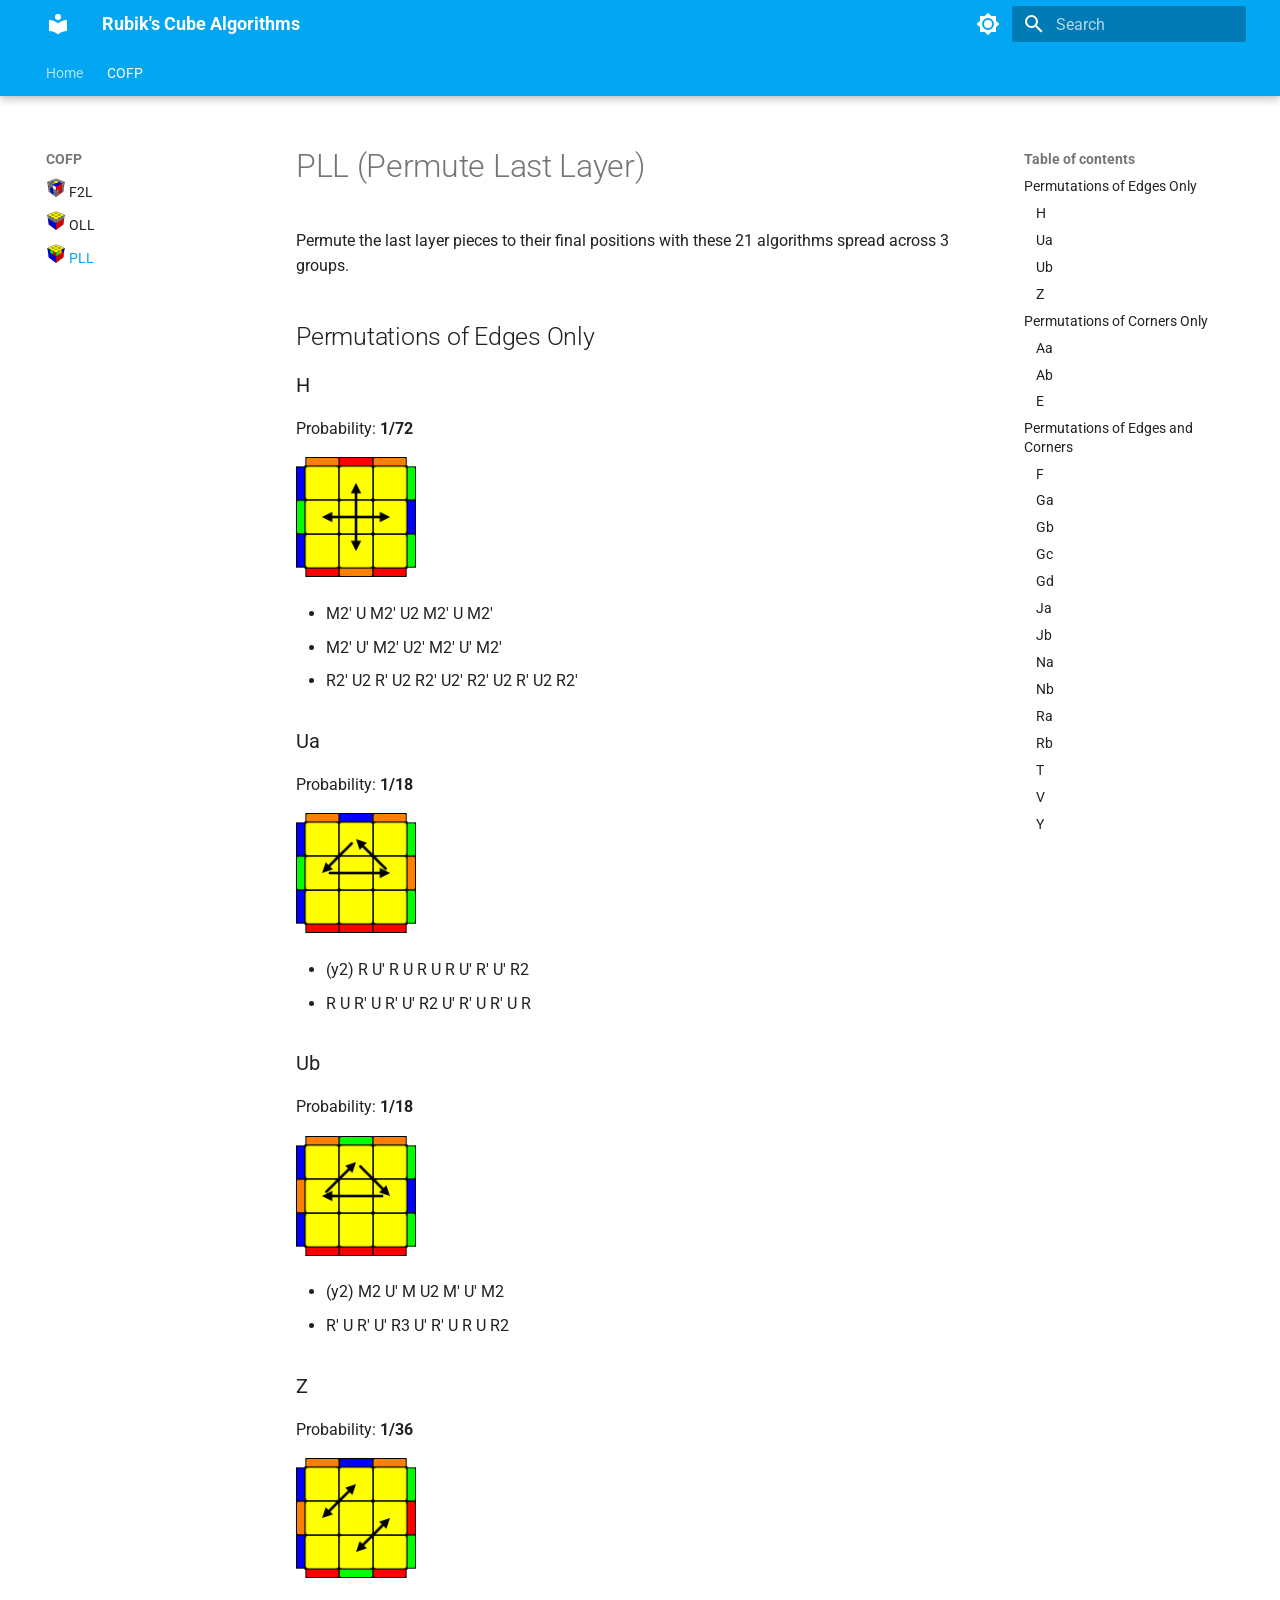
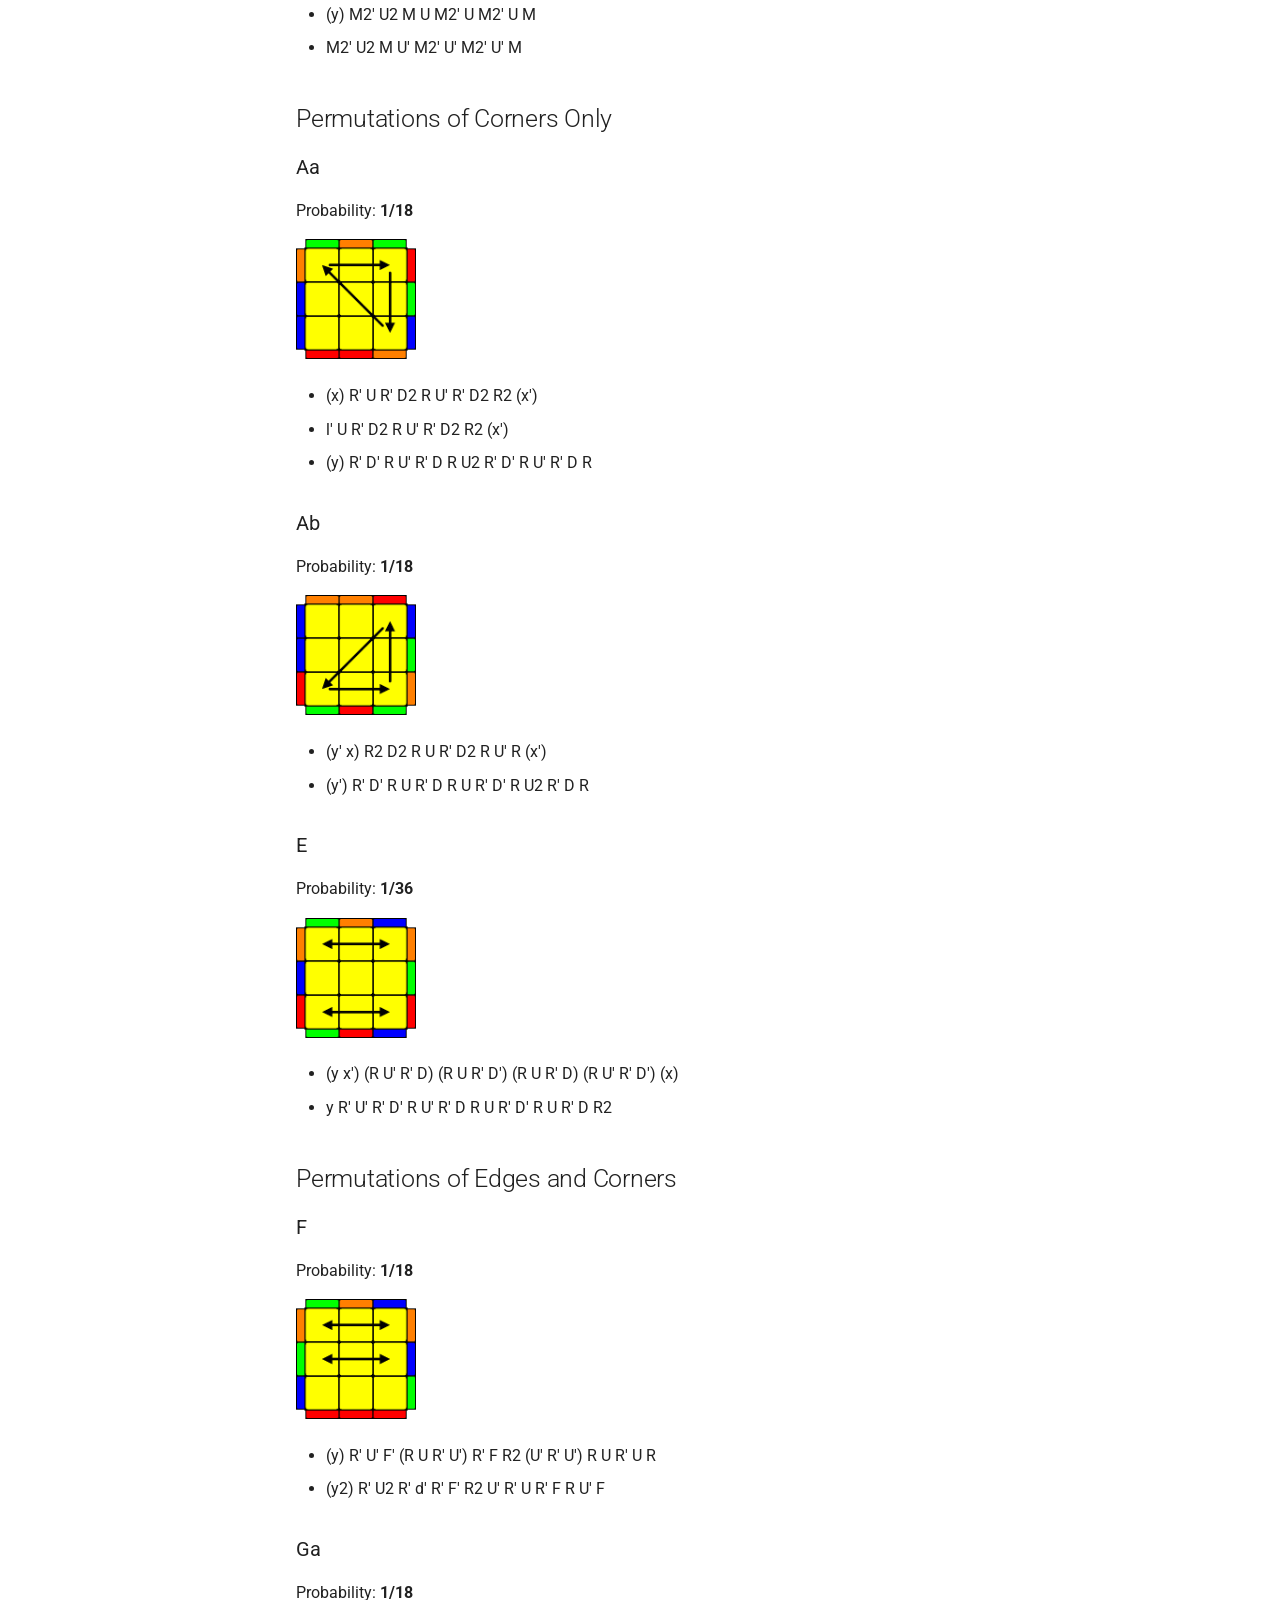
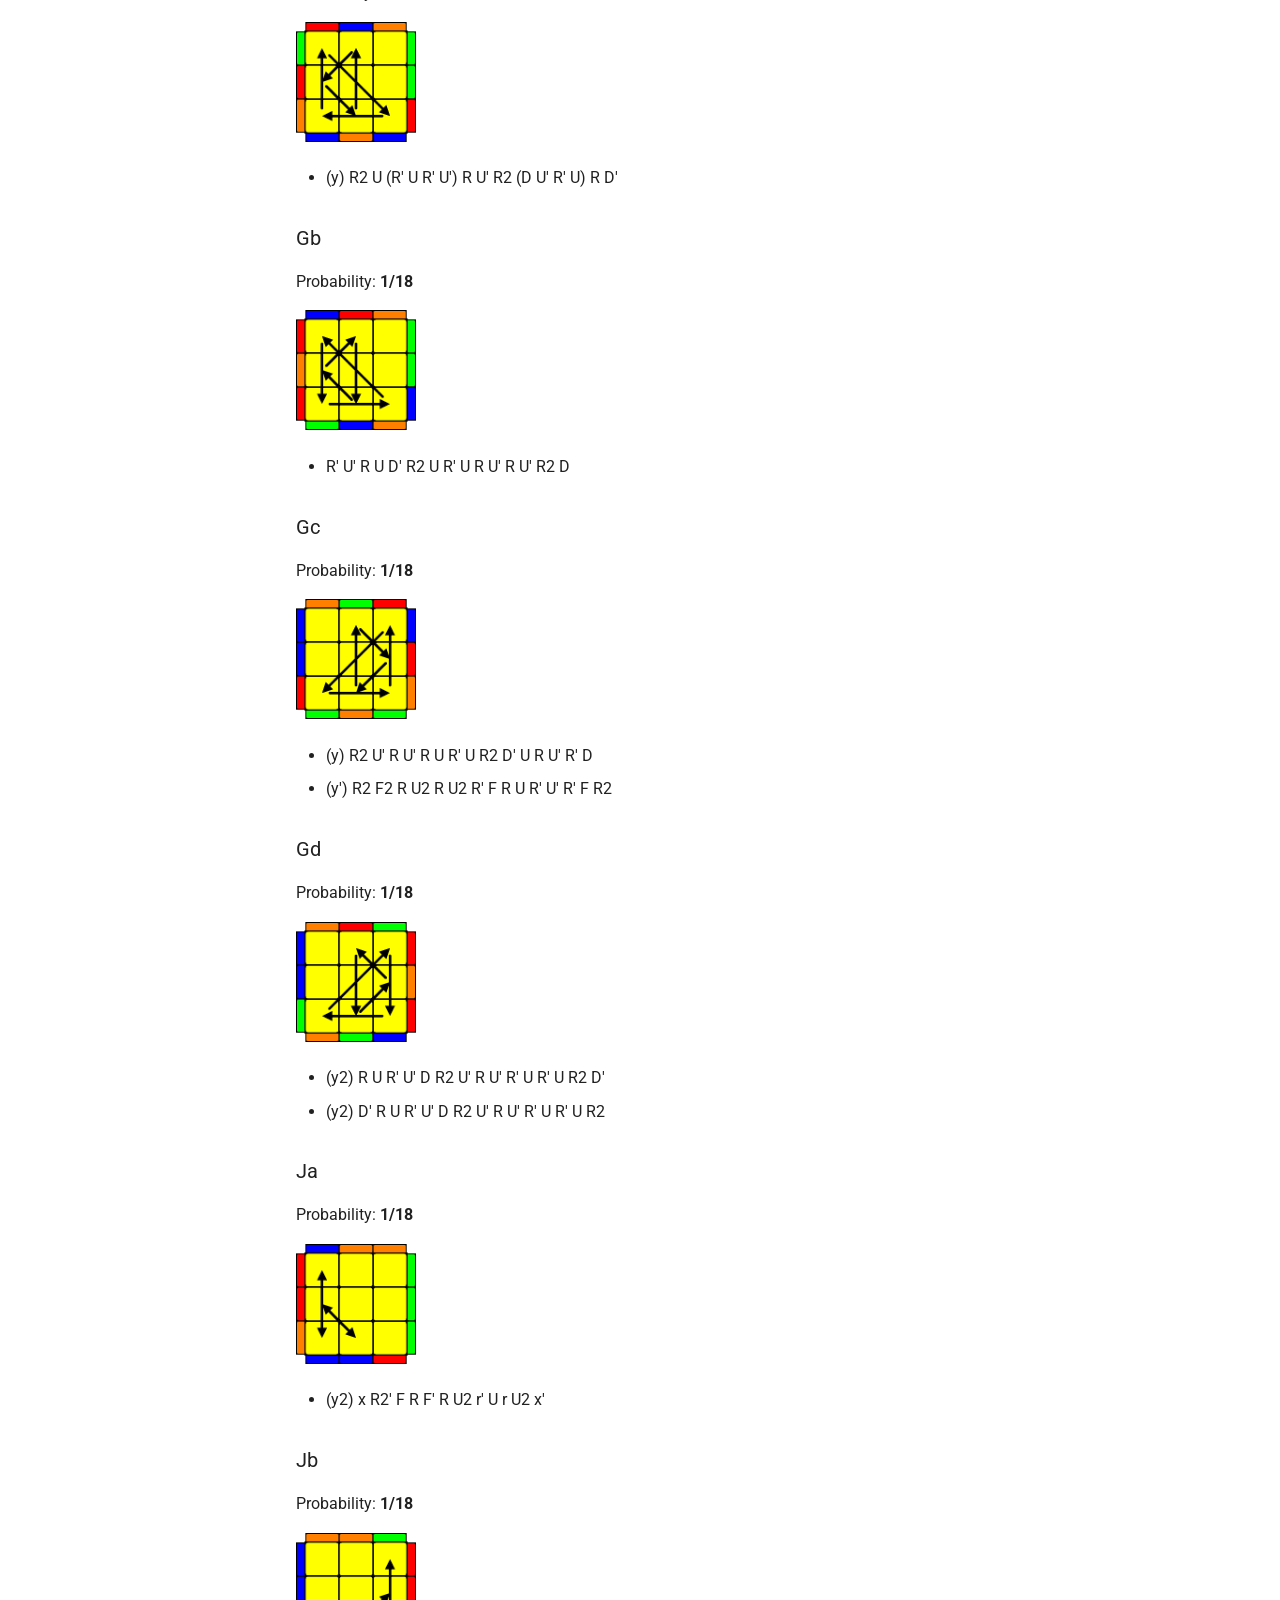
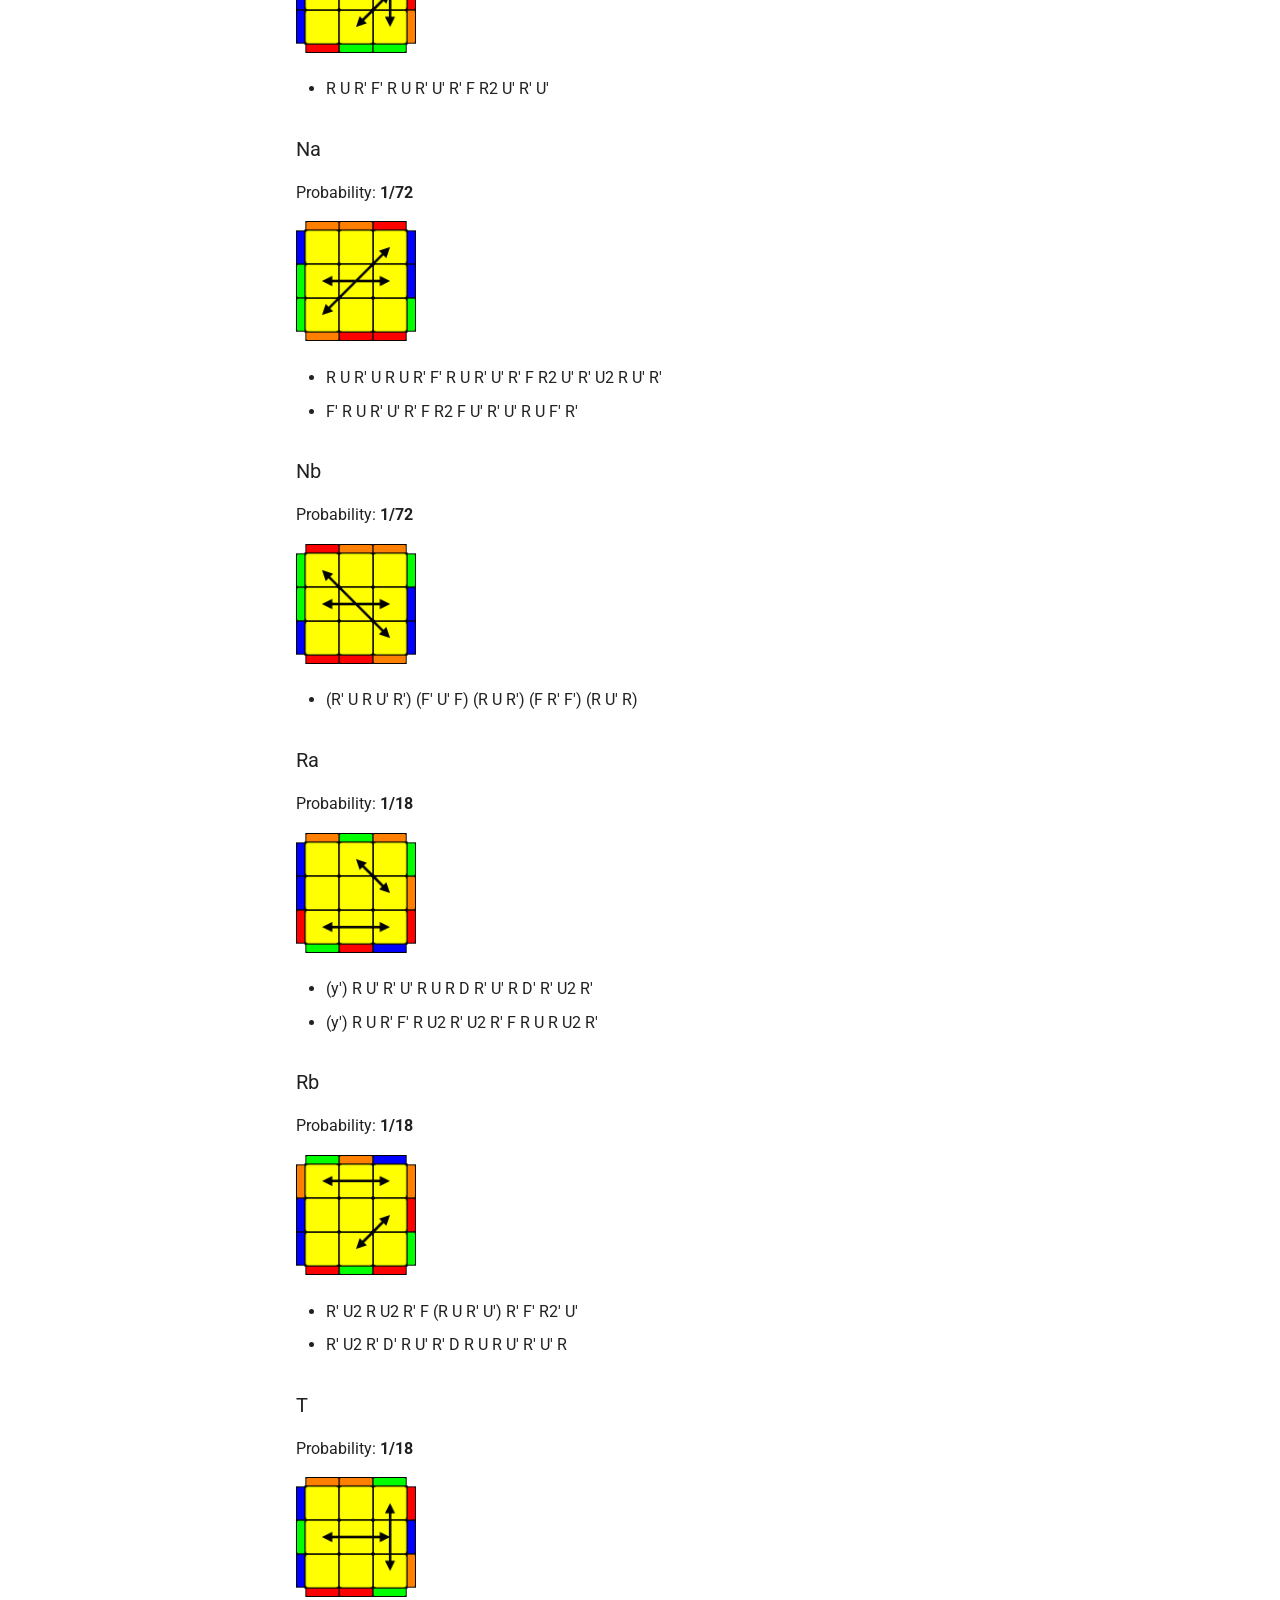
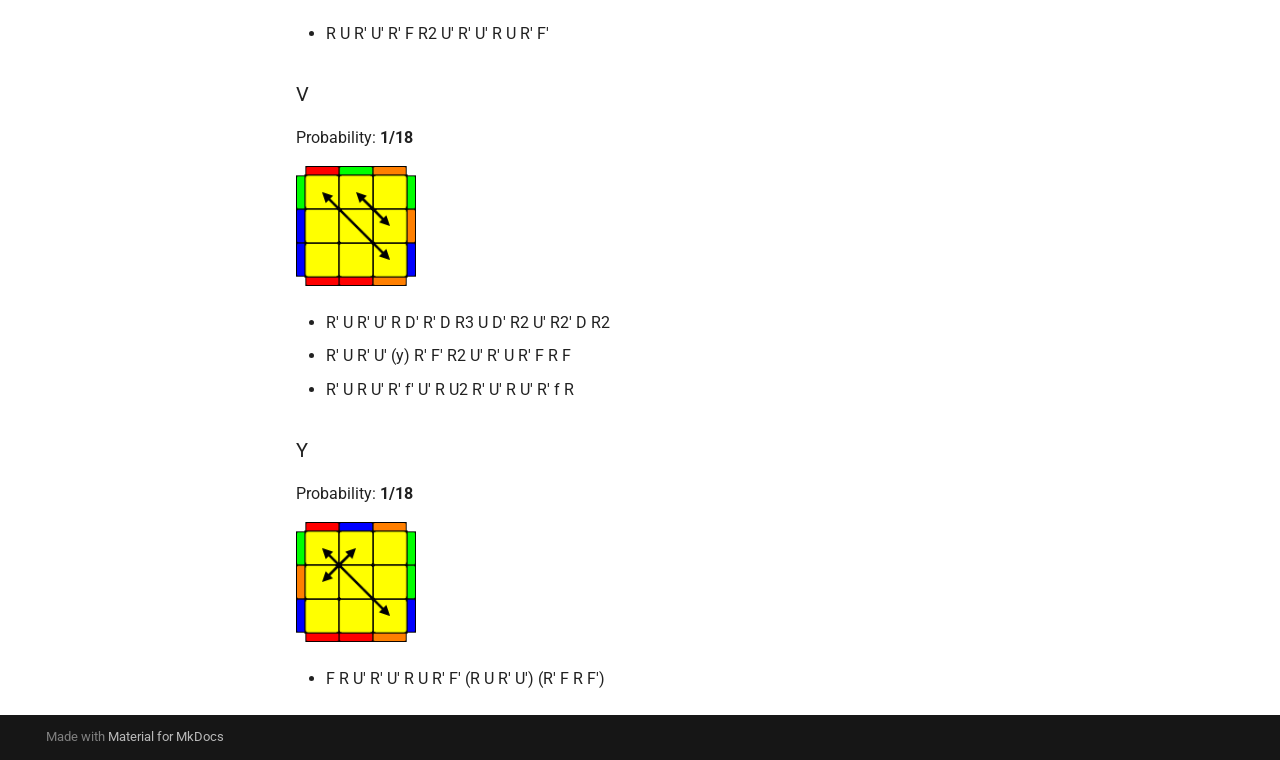
<file: site/pll/index.html>
<!doctype html>
<html lang="en" class="no-js">
  <head>
    
      <meta charset="utf-8">
      <meta name="viewport" content="width=device-width,initial-scale=1">
      
      
      
        <link rel="canonical" href="https://rubik.omuforge.com/pll/">
      
      
        <link rel="prev" href="../oll/">
      
      
      
        
      
      
      <link rel="icon" href="../images/favicon.png">
      <meta name="generator" content="mkdocs-1.6.1, mkdocs-material-9.8.2">
    
    
      
        <title>PLL - Rubik's Cube Algorithms</title>
      
    
    
      <link rel="stylesheet" href="../assets/stylesheets/main.57a0d79d.min.css">
      
        
        <link rel="stylesheet" href="../assets/stylesheets/palette.fb2fffe2.min.css">
      
      


    
    
      
    
    
      
        
        
        
        <link rel="stylesheet" href="../assets/external/fonts.googleapis.com/css.49ea35f2.css">
        <style>:root{--md-text-font:"Roboto";--md-code-font:"Roboto Mono"}</style>
      
    
    
    <script>__md_scope=new URL("..",location),__md_hash=e=>[...e].reduce(((e,_)=>(e<<5)-e+_.charCodeAt(0)),0),__md_get=(e,_=localStorage,t=__md_scope)=>JSON.parse(_.getItem(t.pathname+"."+e)),__md_set=(e,_,t=localStorage,a=__md_scope)=>{try{t.setItem(a.pathname+"."+e,JSON.stringify(_))}catch(e){}}</script>
    
      

    
    
  </head>
  
  
    
    
      
    
    
    
    
    <body dir="ltr" data-md-color-scheme="default" data-md-color-primary="light-blue" data-md-color-accent="amber">
  
    
    <input class="md-toggle" data-md-toggle="drawer" type="checkbox" id="__drawer" autocomplete="off">
    <input class="md-toggle" data-md-toggle="search" type="checkbox" id="__search" autocomplete="off">
    <label class="md-overlay" for="__drawer"></label>
    <div data-md-component="skip">
      
        
        <a href="#pll-permute-last-layer" class="md-skip">
          Skip to content
        </a>
      
    </div>
    <div data-md-component="announce">
      
    </div>
    
    
      

  

<header class="md-header md-header--shadow md-header--lifted" data-md-component="header">
  <nav class="md-header__inner md-grid" aria-label="Header">
    <a href=".." title="Rubik&#39;s Cube Algorithms" class="md-header__button md-logo" aria-label="Rubik's Cube Algorithms" data-md-component="logo">
      
  
  <svg xmlns="http://www.w3.org/2000/svg" viewBox="0 0 24 24"><path d="M12 8a3 3 0 0 0 3-3 3 3 0 0 0-3-3 3 3 0 0 0-3 3 3 3 0 0 0 3 3m0 3.54C9.64 9.35 6.5 8 3 8v11c3.5 0 6.64 1.35 9 3.54 2.36-2.19 5.5-3.54 9-3.54V8c-3.5 0-6.64 1.35-9 3.54"/></svg>

    </a>
    <label class="md-header__button md-icon" for="__drawer">
      
      <svg xmlns="http://www.w3.org/2000/svg" viewBox="0 0 24 24"><path d="M3 6h18v2H3zm0 5h18v2H3zm0 5h18v2H3z"/></svg>
    </label>
    <div class="md-header__title" data-md-component="header-title">
      <div class="md-header__ellipsis">
        <div class="md-header__topic">
          <span class="md-ellipsis">
            Rubik's Cube Algorithms
          </span>
        </div>
        <div class="md-header__topic" data-md-component="header-topic">
          <span class="md-ellipsis">
            
              <img src="/images/pll/menu_icon.png" width="20"> PLL
            
          </span>
        </div>
      </div>
    </div>
    
      
        <form class="md-header__option" data-md-component="palette">
  
    
    
    
    <input class="md-option" data-md-color-media="" data-md-color-scheme="default" data-md-color-primary="light-blue" data-md-color-accent="amber"  aria-label="Switch to dark mode"  type="radio" name="__palette" id="__palette_0">
    
      <label class="md-header__button md-icon" title="Switch to dark mode" for="__palette_1" hidden>
        <svg xmlns="http://www.w3.org/2000/svg" viewBox="0 0 24 24"><path d="M12 8a4 4 0 0 0-4 4 4 4 0 0 0 4 4 4 4 0 0 0 4-4 4 4 0 0 0-4-4m0 10a6 6 0 0 1-6-6 6 6 0 0 1 6-6 6 6 0 0 1 6 6 6 6 0 0 1-6 6m8-9.31V4h-4.69L12 .69 8.69 4H4v4.69L.69 12 4 15.31V20h4.69L12 23.31 15.31 20H20v-4.69L23.31 12z"/></svg>
      </label>
    
  
    
    
    
    <input class="md-option" data-md-color-media="" data-md-color-scheme="slate" data-md-color-primary="light-blue" data-md-color-accent="amber"  aria-label="Switch to light mode"  type="radio" name="__palette" id="__palette_1">
    
      <label class="md-header__button md-icon" title="Switch to light mode" for="__palette_0" hidden>
        <svg xmlns="http://www.w3.org/2000/svg" viewBox="0 0 24 24"><path d="M12 18c-.89 0-1.74-.2-2.5-.55C11.56 16.5 13 14.42 13 12s-1.44-4.5-3.5-5.45C10.26 6.2 11.11 6 12 6a6 6 0 0 1 6 6 6 6 0 0 1-6 6m8-9.31V4h-4.69L12 .69 8.69 4H4v4.69L.69 12 4 15.31V20h4.69L12 23.31 15.31 20H20v-4.69L23.31 12z"/></svg>
      </label>
    
  
</form>
      
    
    
      <script>var palette=__md_get("__palette");if(palette&&palette.color){if("(prefers-color-scheme)"===palette.color.media){var media=matchMedia("(prefers-color-scheme: light)"),input=document.querySelector(media.matches?"[data-md-color-media='(prefers-color-scheme: light)']":"[data-md-color-media='(prefers-color-scheme: dark)']");palette.color.media=input.getAttribute("data-md-color-media"),palette.color.scheme=input.getAttribute("data-md-color-scheme"),palette.color.primary=input.getAttribute("data-md-color-primary"),palette.color.accent=input.getAttribute("data-md-color-accent")}for(var[key,value]of Object.entries(palette.color))document.body.setAttribute("data-md-color-"+key,value)}</script>
    
    
    
      
      
        <label class="md-header__button md-icon" for="__search">
          
          <svg xmlns="http://www.w3.org/2000/svg" viewBox="0 0 24 24"><path d="M9.5 3A6.5 6.5 0 0 1 16 9.5c0 1.61-.59 3.09-1.56 4.23l.27.27h.79l5 5-1.5 1.5-5-5v-.79l-.27-.27A6.52 6.52 0 0 1 9.5 16 6.5 6.5 0 0 1 3 9.5 6.5 6.5 0 0 1 9.5 3m0 2C7 5 5 7 5 9.5S7 14 9.5 14 14 12 14 9.5 12 5 9.5 5"/></svg>
        </label>
        <div class="md-search" data-md-component="search" role="dialog">
  <label class="md-search__overlay" for="__search"></label>
  <div class="md-search__inner" role="search">
    <form class="md-search__form" name="search">
      <input type="text" class="md-search__input" name="query" aria-label="Search" placeholder="Search" autocapitalize="off" autocorrect="off" autocomplete="off" spellcheck="false" data-md-component="search-query" required>
      <label class="md-search__icon md-icon" for="__search">
        
        <svg xmlns="http://www.w3.org/2000/svg" viewBox="0 0 24 24"><path d="M9.5 3A6.5 6.5 0 0 1 16 9.5c0 1.61-.59 3.09-1.56 4.23l.27.27h.79l5 5-1.5 1.5-5-5v-.79l-.27-.27A6.52 6.52 0 0 1 9.5 16 6.5 6.5 0 0 1 3 9.5 6.5 6.5 0 0 1 9.5 3m0 2C7 5 5 7 5 9.5S7 14 9.5 14 14 12 14 9.5 12 5 9.5 5"/></svg>
        
        <svg xmlns="http://www.w3.org/2000/svg" viewBox="0 0 24 24"><path d="M20 11v2H8l5.5 5.5-1.42 1.42L4.16 12l7.92-7.92L13.5 5.5 8 11z"/></svg>
      </label>
      <nav class="md-search__options" aria-label="Search">
        
        <button type="reset" class="md-search__icon md-icon" title="Clear" aria-label="Clear" tabindex="-1">
          
          <svg xmlns="http://www.w3.org/2000/svg" viewBox="0 0 24 24"><path d="M19 6.41 17.59 5 12 10.59 6.41 5 5 6.41 10.59 12 5 17.59 6.41 19 12 13.41 17.59 19 19 17.59 13.41 12z"/></svg>
        </button>
      </nav>
      
        <div class="md-search__suggest" data-md-component="search-suggest"></div>
      
    </form>
    <div class="md-search__output">
      <div class="md-search__scrollwrap" tabindex="0" data-md-scrollfix>
        <div class="md-search-result" data-md-component="search-result">
          <div class="md-search-result__meta">
            Initializing search
          </div>
          <ol class="md-search-result__list" role="presentation"></ol>
        </div>
      </div>
    </div>
  </div>
</div>
      
    
    
  </nav>
  
    
      
<nav class="md-tabs" aria-label="Tabs" data-md-component="tabs">
  <div class="md-grid">
    <ul class="md-tabs__list">
      
        
  
  
  
  
    <li class="md-tabs__item">
      <a href=".." class="md-tabs__link">
        
  
  
    
  
  Home

      </a>
    </li>
  

      
        
  
  
  
    
  
  
    
    
      <li class="md-tabs__item md-tabs__item--active">
        <a href="../f2l/" class="md-tabs__link">
          
  
  
  COFP

        </a>
      </li>
    
  

      
    </ul>
  </div>
</nav>
    
  
</header>
    
    <div class="md-container" data-md-component="container">
      
      
        
      
      <main class="md-main" data-md-component="main">
        <div class="md-main__inner md-grid">
          
            
              
              <div class="md-sidebar md-sidebar--primary" data-md-component="sidebar" data-md-type="navigation" >
                <div class="md-sidebar__scrollwrap">
                  <div class="md-sidebar__inner">
                    


  


<nav class="md-nav md-nav--primary md-nav--lifted" aria-label="Navigation" data-md-level="0">
  <label class="md-nav__title" for="__drawer">
    <a href=".." title="Rubik&#39;s Cube Algorithms" class="md-nav__button md-logo" aria-label="Rubik's Cube Algorithms" data-md-component="logo">
      
  
  <svg xmlns="http://www.w3.org/2000/svg" viewBox="0 0 24 24"><path d="M12 8a3 3 0 0 0 3-3 3 3 0 0 0-3-3 3 3 0 0 0-3 3 3 3 0 0 0 3 3m0 3.54C9.64 9.35 6.5 8 3 8v11c3.5 0 6.64 1.35 9 3.54 2.36-2.19 5.5-3.54 9-3.54V8c-3.5 0-6.64 1.35-9 3.54"/></svg>

    </a>
    Rubik's Cube Algorithms
  </label>
  
  <ul class="md-nav__list" data-md-scrollfix>
    
      
      
  
  
  
  
    <li class="md-nav__item">
      <a href=".." class="md-nav__link">
        
  
  
  <span class="md-ellipsis">
    
  
    Home
  

    
  </span>
  
  

      </a>
    </li>
  

    
      
      
  
  
    
  
  
  
    
    
    
    
      
        
        
      
      
    
    
    <li class="md-nav__item md-nav__item--active md-nav__item--section md-nav__item--nested">
      
        
        
        <input class="md-nav__toggle md-toggle " type="checkbox" id="__nav_2" checked>
        
          
          <label class="md-nav__link" for="__nav_2" id="__nav_2_label" tabindex="">
            
  
  
  <span class="md-ellipsis">
    
  
    COFP
  

    
  </span>
  
  

            <span class="md-nav__icon md-icon"></span>
          </label>
        
        <nav class="md-nav" data-md-level="1" aria-labelledby="__nav_2_label" aria-expanded="true">
          <label class="md-nav__title" for="__nav_2">
            <span class="md-nav__icon md-icon"></span>
            
  
    COFP
  

          </label>
          <ul class="md-nav__list" data-md-scrollfix>
            
              
                
  
  
  
  
    <li class="md-nav__item">
      <a href="../f2l/" class="md-nav__link">
        
  
  
  <span class="md-ellipsis">
    
  
    <img src="/images/f2l/menu_icon.png" width="20"> F2L
  

    
  </span>
  
  

      </a>
    </li>
  

              
            
              
                
  
  
  
  
    <li class="md-nav__item">
      <a href="../oll/" class="md-nav__link">
        
  
  
  <span class="md-ellipsis">
    
  
    <img src="/images/oll/menu_icon.png" width="20"> OLL
  

    
  </span>
  
  

      </a>
    </li>
  

              
            
              
                
  
  
    
  
  
  
    <li class="md-nav__item md-nav__item--active">
      
      <input class="md-nav__toggle md-toggle" type="checkbox" id="__toc">
      
      
        
      
      
        <label class="md-nav__link md-nav__link--active" for="__toc">
          
  
  
  <span class="md-ellipsis">
    
  
    <img src="/images/pll/menu_icon.png" width="20"> PLL
  

    
  </span>
  
  

          <span class="md-nav__icon md-icon"></span>
        </label>
      
      <a href="./" class="md-nav__link md-nav__link--active">
        
  
  
  <span class="md-ellipsis">
    
  
    <img src="/images/pll/menu_icon.png" width="20"> PLL
  

    
  </span>
  
  

      </a>
      
        

<nav class="md-nav md-nav--secondary" aria-label="Table of contents">
  
  
  
    
  
  
    <label class="md-nav__title" for="__toc">
      <span class="md-nav__icon md-icon"></span>
      Table of contents
    </label>
    <ul class="md-nav__list" data-md-component="toc" data-md-scrollfix>
      
        <li class="md-nav__item">
  <a href="#permutations-of-edges-only" class="md-nav__link">
    <span class="md-ellipsis">
      
        Permutations of Edges Only
      
    </span>
  </a>
  
    <nav class="md-nav" aria-label="Permutations of Edges Only">
      <ul class="md-nav__list">
        
          <li class="md-nav__item">
  <a href="#h" class="md-nav__link">
    <span class="md-ellipsis">
      
        H
      
    </span>
  </a>
  
</li>
        
          <li class="md-nav__item">
  <a href="#ua" class="md-nav__link">
    <span class="md-ellipsis">
      
        Ua
      
    </span>
  </a>
  
</li>
        
          <li class="md-nav__item">
  <a href="#ub" class="md-nav__link">
    <span class="md-ellipsis">
      
        Ub
      
    </span>
  </a>
  
</li>
        
          <li class="md-nav__item">
  <a href="#z" class="md-nav__link">
    <span class="md-ellipsis">
      
        Z
      
    </span>
  </a>
  
</li>
        
      </ul>
    </nav>
  
</li>
      
        <li class="md-nav__item">
  <a href="#permutations-of-corners-only" class="md-nav__link">
    <span class="md-ellipsis">
      
        Permutations of Corners Only
      
    </span>
  </a>
  
    <nav class="md-nav" aria-label="Permutations of Corners Only">
      <ul class="md-nav__list">
        
          <li class="md-nav__item">
  <a href="#aa" class="md-nav__link">
    <span class="md-ellipsis">
      
        Aa
      
    </span>
  </a>
  
</li>
        
          <li class="md-nav__item">
  <a href="#ab" class="md-nav__link">
    <span class="md-ellipsis">
      
        Ab
      
    </span>
  </a>
  
</li>
        
          <li class="md-nav__item">
  <a href="#e" class="md-nav__link">
    <span class="md-ellipsis">
      
        E
      
    </span>
  </a>
  
</li>
        
      </ul>
    </nav>
  
</li>
      
        <li class="md-nav__item">
  <a href="#permutations-of-edges-and-corners" class="md-nav__link">
    <span class="md-ellipsis">
      
        Permutations of Edges and Corners
      
    </span>
  </a>
  
    <nav class="md-nav" aria-label="Permutations of Edges and Corners">
      <ul class="md-nav__list">
        
          <li class="md-nav__item">
  <a href="#f" class="md-nav__link">
    <span class="md-ellipsis">
      
        F
      
    </span>
  </a>
  
</li>
        
          <li class="md-nav__item">
  <a href="#ga" class="md-nav__link">
    <span class="md-ellipsis">
      
        Ga
      
    </span>
  </a>
  
</li>
        
          <li class="md-nav__item">
  <a href="#gb" class="md-nav__link">
    <span class="md-ellipsis">
      
        Gb
      
    </span>
  </a>
  
</li>
        
          <li class="md-nav__item">
  <a href="#gc" class="md-nav__link">
    <span class="md-ellipsis">
      
        Gc
      
    </span>
  </a>
  
</li>
        
          <li class="md-nav__item">
  <a href="#gd" class="md-nav__link">
    <span class="md-ellipsis">
      
        Gd
      
    </span>
  </a>
  
</li>
        
          <li class="md-nav__item">
  <a href="#ja" class="md-nav__link">
    <span class="md-ellipsis">
      
        Ja
      
    </span>
  </a>
  
</li>
        
          <li class="md-nav__item">
  <a href="#jb" class="md-nav__link">
    <span class="md-ellipsis">
      
        Jb
      
    </span>
  </a>
  
</li>
        
          <li class="md-nav__item">
  <a href="#na" class="md-nav__link">
    <span class="md-ellipsis">
      
        Na
      
    </span>
  </a>
  
</li>
        
          <li class="md-nav__item">
  <a href="#nb" class="md-nav__link">
    <span class="md-ellipsis">
      
        Nb
      
    </span>
  </a>
  
</li>
        
          <li class="md-nav__item">
  <a href="#ra" class="md-nav__link">
    <span class="md-ellipsis">
      
        Ra
      
    </span>
  </a>
  
</li>
        
          <li class="md-nav__item">
  <a href="#rb" class="md-nav__link">
    <span class="md-ellipsis">
      
        Rb
      
    </span>
  </a>
  
</li>
        
          <li class="md-nav__item">
  <a href="#t" class="md-nav__link">
    <span class="md-ellipsis">
      
        T
      
    </span>
  </a>
  
</li>
        
          <li class="md-nav__item">
  <a href="#v" class="md-nav__link">
    <span class="md-ellipsis">
      
        V
      
    </span>
  </a>
  
</li>
        
          <li class="md-nav__item">
  <a href="#y" class="md-nav__link">
    <span class="md-ellipsis">
      
        Y
      
    </span>
  </a>
  
</li>
        
      </ul>
    </nav>
  
</li>
      
    </ul>
  
</nav>
      
    </li>
  

              
            
          </ul>
        </nav>
      
    </li>
  

    
  </ul>
</nav>
                  </div>
                </div>
              </div>
            
            
              
              <div class="md-sidebar md-sidebar--secondary" data-md-component="sidebar" data-md-type="toc" >
                <div class="md-sidebar__scrollwrap">
                  <div class="md-sidebar__inner">
                    

<nav class="md-nav md-nav--secondary" aria-label="Table of contents">
  
  
  
    
  
  
    <label class="md-nav__title" for="__toc">
      <span class="md-nav__icon md-icon"></span>
      Table of contents
    </label>
    <ul class="md-nav__list" data-md-component="toc" data-md-scrollfix>
      
        <li class="md-nav__item">
  <a href="#permutations-of-edges-only" class="md-nav__link">
    <span class="md-ellipsis">
      
        Permutations of Edges Only
      
    </span>
  </a>
  
    <nav class="md-nav" aria-label="Permutations of Edges Only">
      <ul class="md-nav__list">
        
          <li class="md-nav__item">
  <a href="#h" class="md-nav__link">
    <span class="md-ellipsis">
      
        H
      
    </span>
  </a>
  
</li>
        
          <li class="md-nav__item">
  <a href="#ua" class="md-nav__link">
    <span class="md-ellipsis">
      
        Ua
      
    </span>
  </a>
  
</li>
        
          <li class="md-nav__item">
  <a href="#ub" class="md-nav__link">
    <span class="md-ellipsis">
      
        Ub
      
    </span>
  </a>
  
</li>
        
          <li class="md-nav__item">
  <a href="#z" class="md-nav__link">
    <span class="md-ellipsis">
      
        Z
      
    </span>
  </a>
  
</li>
        
      </ul>
    </nav>
  
</li>
      
        <li class="md-nav__item">
  <a href="#permutations-of-corners-only" class="md-nav__link">
    <span class="md-ellipsis">
      
        Permutations of Corners Only
      
    </span>
  </a>
  
    <nav class="md-nav" aria-label="Permutations of Corners Only">
      <ul class="md-nav__list">
        
          <li class="md-nav__item">
  <a href="#aa" class="md-nav__link">
    <span class="md-ellipsis">
      
        Aa
      
    </span>
  </a>
  
</li>
        
          <li class="md-nav__item">
  <a href="#ab" class="md-nav__link">
    <span class="md-ellipsis">
      
        Ab
      
    </span>
  </a>
  
</li>
        
          <li class="md-nav__item">
  <a href="#e" class="md-nav__link">
    <span class="md-ellipsis">
      
        E
      
    </span>
  </a>
  
</li>
        
      </ul>
    </nav>
  
</li>
      
        <li class="md-nav__item">
  <a href="#permutations-of-edges-and-corners" class="md-nav__link">
    <span class="md-ellipsis">
      
        Permutations of Edges and Corners
      
    </span>
  </a>
  
    <nav class="md-nav" aria-label="Permutations of Edges and Corners">
      <ul class="md-nav__list">
        
          <li class="md-nav__item">
  <a href="#f" class="md-nav__link">
    <span class="md-ellipsis">
      
        F
      
    </span>
  </a>
  
</li>
        
          <li class="md-nav__item">
  <a href="#ga" class="md-nav__link">
    <span class="md-ellipsis">
      
        Ga
      
    </span>
  </a>
  
</li>
        
          <li class="md-nav__item">
  <a href="#gb" class="md-nav__link">
    <span class="md-ellipsis">
      
        Gb
      
    </span>
  </a>
  
</li>
        
          <li class="md-nav__item">
  <a href="#gc" class="md-nav__link">
    <span class="md-ellipsis">
      
        Gc
      
    </span>
  </a>
  
</li>
        
          <li class="md-nav__item">
  <a href="#gd" class="md-nav__link">
    <span class="md-ellipsis">
      
        Gd
      
    </span>
  </a>
  
</li>
        
          <li class="md-nav__item">
  <a href="#ja" class="md-nav__link">
    <span class="md-ellipsis">
      
        Ja
      
    </span>
  </a>
  
</li>
        
          <li class="md-nav__item">
  <a href="#jb" class="md-nav__link">
    <span class="md-ellipsis">
      
        Jb
      
    </span>
  </a>
  
</li>
        
          <li class="md-nav__item">
  <a href="#na" class="md-nav__link">
    <span class="md-ellipsis">
      
        Na
      
    </span>
  </a>
  
</li>
        
          <li class="md-nav__item">
  <a href="#nb" class="md-nav__link">
    <span class="md-ellipsis">
      
        Nb
      
    </span>
  </a>
  
</li>
        
          <li class="md-nav__item">
  <a href="#ra" class="md-nav__link">
    <span class="md-ellipsis">
      
        Ra
      
    </span>
  </a>
  
</li>
        
          <li class="md-nav__item">
  <a href="#rb" class="md-nav__link">
    <span class="md-ellipsis">
      
        Rb
      
    </span>
  </a>
  
</li>
        
          <li class="md-nav__item">
  <a href="#t" class="md-nav__link">
    <span class="md-ellipsis">
      
        T
      
    </span>
  </a>
  
</li>
        
          <li class="md-nav__item">
  <a href="#v" class="md-nav__link">
    <span class="md-ellipsis">
      
        V
      
    </span>
  </a>
  
</li>
        
          <li class="md-nav__item">
  <a href="#y" class="md-nav__link">
    <span class="md-ellipsis">
      
        Y
      
    </span>
  </a>
  
</li>
        
      </ul>
    </nav>
  
</li>
      
    </ul>
  
</nav>
                  </div>
                </div>
              </div>
            
          
          
            <div class="md-content" data-md-component="content">
              
              <article class="md-content__inner md-typeset">
                
                  



<h1 id="pll-permute-last-layer">PLL (Permute Last Layer)<a class="headerlink" href="#pll-permute-last-layer" title="Permanent link">&para;</a></h1>
<p>Permute the last layer pieces to their final positions with these 21 algorithms spread across 3 groups.</p>
<h2 id="permutations-of-edges-only">Permutations of Edges Only<a class="headerlink" href="#permutations-of-edges-only" title="Permanent link">&para;</a></h2>
<h3 id="h">H<a class="headerlink" href="#h" title="Permanent link">&para;</a></h3>
<p>Probability: <strong>1/72</strong></p>
<p><img src="/images/pll/H.webp" width="120"></p>
<ul>
<li>M2' U M2' U2 M2' U M2'</li>
<li>M2' U' M2' U2' M2' U' M2'</li>
<li>R2' U2 R' U2 R2' U2' R2' U2 R' U2 R2'</li>
</ul>
<h3 id="ua">Ua<a class="headerlink" href="#ua" title="Permanent link">&para;</a></h3>
<p>Probability: <strong>1/18</strong></p>
<p><img src="/images/pll/Ua.webp" width="120"></p>
<ul>
<li>(y2) R U' R U R U R U' R' U' R2</li>
<li>R U R' U R' U' R2 U' R' U R' U R</li>
</ul>
<h3 id="ub">Ub<a class="headerlink" href="#ub" title="Permanent link">&para;</a></h3>
<p>Probability: <strong>1/18</strong></p>
<p><img src="/images/pll/Ub.webp" width="120"></p>
<ul>
<li>(y2) M2 U' M U2 M' U' M2</li>
<li>R' U R' U' R3 U' R' U R U R2</li>
</ul>
<h3 id="z">Z<a class="headerlink" href="#z" title="Permanent link">&para;</a></h3>
<p>Probability: <strong>1/36</strong></p>
<p><img src="/images/pll/Z.webp" width="120"></p>
<ul>
<li>(y) M2' U2 M U M2' U M2' U M</li>
<li>M2' U2 M U' M2' U' M2' U' M</li>
</ul>
<h2 id="permutations-of-corners-only">Permutations of Corners Only<a class="headerlink" href="#permutations-of-corners-only" title="Permanent link">&para;</a></h2>
<h3 id="aa">Aa<a class="headerlink" href="#aa" title="Permanent link">&para;</a></h3>
<p>Probability: <strong>1/18</strong></p>
<p><img src="/images/pll/Aa.webp" width="120"></p>
<ul>
<li>(x) R' U R' D2 R U' R' D2 R2 (x')</li>
<li>l' U R' D2 R U' R' D2 R2 (x')</li>
<li>(y) R' D' R U' R' D R U2 R' D' R U' R' D R</li>
</ul>
<h3 id="ab">Ab<a class="headerlink" href="#ab" title="Permanent link">&para;</a></h3>
<p>Probability: <strong>1/18</strong></p>
<p><img src="/images/pll/Ab.webp" width="120"></p>
<ul>
<li>(y' x) R2 D2 R U R' D2 R U' R (x')</li>
<li>(y') R' D' R U R' D R U R' D' R U2 R' D R</li>
</ul>
<h3 id="e">E<a class="headerlink" href="#e" title="Permanent link">&para;</a></h3>
<p>Probability: <strong>1/36</strong></p>
<p><img src="/images/pll/E.webp" width="120"></p>
<ul>
<li>(y x') (R U' R' D) (R U R' D') (R U R' D) (R U' R' D') (x)</li>
<li>y R' U' R' D' R U' R' D R U R' D' R U R' D R2</li>
</ul>
<h2 id="permutations-of-edges-and-corners">Permutations of Edges and Corners<a class="headerlink" href="#permutations-of-edges-and-corners" title="Permanent link">&para;</a></h2>
<h3 id="f">F<a class="headerlink" href="#f" title="Permanent link">&para;</a></h3>
<p>Probability: <strong>1/18</strong></p>
<p><img src="/images/pll/F.webp" width="120"></p>
<ul>
<li>(y) R' U' F' (R U R' U') R' F R2 (U' R' U') R U R' U R</li>
<li>(y2) R' U2 R' d' R' F' R2 U' R' U R' F R U' F</li>
</ul>
<h3 id="ga">Ga<a class="headerlink" href="#ga" title="Permanent link">&para;</a></h3>
<p>Probability: <strong>1/18</strong></p>
<p><img src="/images/pll/Ga.webp" width="120"></p>
<ul>
<li>(y) R2 U (R' U R' U') R U' R2 (D U' R' U) R D'</li>
</ul>
<h3 id="gb">Gb<a class="headerlink" href="#gb" title="Permanent link">&para;</a></h3>
<p>Probability: <strong>1/18</strong></p>
<p><img src="/images/pll/Gb.webp" width="120"></p>
<ul>
<li>R' U' R U D' R2 U R' U R U' R U' R2 D</li>
</ul>
<h3 id="gc">Gc<a class="headerlink" href="#gc" title="Permanent link">&para;</a></h3>
<p>Probability: <strong>1/18</strong></p>
<p><img src="/images/pll/Gc.webp" width="120"></p>
<ul>
<li>(y) R2 U' R U' R U R' U R2 D' U R U' R' D</li>
<li>(y') R2 F2 R U2 R U2 R' F R U R' U' R' F R2</li>
</ul>
<h3 id="gd">Gd<a class="headerlink" href="#gd" title="Permanent link">&para;</a></h3>
<p>Probability: <strong>1/18</strong></p>
<p><img src="/images/pll/Gd.webp" width="120"></p>
<ul>
<li>(y2) R U R' U' D R2 U' R U' R' U R' U R2 D'</li>
<li>(y2) D' R U R' U' D R2 U' R U' R' U R' U R2</li>
</ul>
<h3 id="ja">Ja<a class="headerlink" href="#ja" title="Permanent link">&para;</a></h3>
<p>Probability: <strong>1/18</strong></p>
<p><img src="/images/pll/Ja.webp" width="120"></p>
<ul>
<li>(y2) x R2' F R F' R U2 r' U r U2 x'</li>
</ul>
<h3 id="jb">Jb<a class="headerlink" href="#jb" title="Permanent link">&para;</a></h3>
<p>Probability: <strong>1/18</strong></p>
<p><img src="/images/pll/Jb.webp" width="120"></p>
<ul>
<li>R U R' F' R U R' U' R' F R2 U' R' U'</li>
</ul>
<h3 id="na">Na<a class="headerlink" href="#na" title="Permanent link">&para;</a></h3>
<p>Probability: <strong>1/72</strong></p>
<p><img src="/images/pll/Na.webp" width="120"></p>
<ul>
<li>R U R' U R U R' F' R U R' U' R' F R2 U' R' U2 R U' R'</li>
<li>F' R U R' U' R' F R2 F U' R' U' R U F' R'</li>
</ul>
<h3 id="nb">Nb<a class="headerlink" href="#nb" title="Permanent link">&para;</a></h3>
<p>Probability: <strong>1/72</strong></p>
<p><img src="/images/pll/Nb.webp" width="120"></p>
<ul>
<li>(R' U R U' R') (F' U' F) (R U R') (F R' F') (R U' R)</li>
</ul>
<h3 id="ra">Ra<a class="headerlink" href="#ra" title="Permanent link">&para;</a></h3>
<p>Probability: <strong>1/18</strong></p>
<p><img src="/images/pll/Ra.webp" width="120"></p>
<ul>
<li>(y') R U' R' U' R U R D R' U' R D' R' U2 R'</li>
<li>(y') R U R' F' R U2 R' U2 R' F R U R U2 R'</li>
</ul>
<h3 id="rb">Rb<a class="headerlink" href="#rb" title="Permanent link">&para;</a></h3>
<p>Probability: <strong>1/18</strong></p>
<p><img src="/images/pll/Rb.webp" width="120"></p>
<ul>
<li>R' U2 R U2 R' F (R U R' U') R' F' R2' U'</li>
<li>R' U2 R' D' R U' R' D R U R U' R' U' R</li>
</ul>
<h3 id="t">T<a class="headerlink" href="#t" title="Permanent link">&para;</a></h3>
<p>Probability: <strong>1/18</strong></p>
<p><img src="/images/pll/T.webp" width="120"></p>
<ul>
<li>R U R' U' R' F R2 U' R' U' R U R' F'</li>
</ul>
<h3 id="v">V<a class="headerlink" href="#v" title="Permanent link">&para;</a></h3>
<p>Probability: <strong>1/18</strong></p>
<p><img src="/images/pll/V.webp" width="120"></p>
<ul>
<li>R' U R' U' R D' R' D R3 U D' R2 U' R2' D R2</li>
<li>R' U R' U' (y) R' F' R2 U' R' U R' F R F</li>
<li>R' U R U' R' f' U' R U2 R' U' R U' R' f R</li>
</ul>
<h3 id="y">Y<a class="headerlink" href="#y" title="Permanent link">&para;</a></h3>
<p>Probability: <strong>1/18</strong></p>
<p><img src="/images/pll/Y.webp" width="120"></p>
<ul>
<li>F R U' R' U' R U R' F' (R U R' U') (R' F R F')</li>
</ul>












                
              </article>
            </div>
          
          
<script>var target=document.getElementById(location.hash.slice(1));target&&target.name&&(target.checked=target.name.startsWith("__tabbed_"))</script>
        </div>
        
          <button type="button" class="md-top md-icon" data-md-component="top" hidden>
  
  <svg xmlns="http://www.w3.org/2000/svg" viewBox="0 0 24 24"><path d="M13 20h-2V8l-5.5 5.5-1.42-1.42L12 4.16l7.92 7.92-1.42 1.42L13 8z"/></svg>
  Back to top
</button>
        
      </main>
      
        <footer class="md-footer">
  
  <div class="md-footer-meta md-typeset">
    <div class="md-footer-meta__inner md-grid">
      <div class="md-copyright">
  
  
    Made with
    <a href="https://squidfunk.github.io/mkdocs-material/" target="_blank" rel="noopener">
      Material for MkDocs
    </a>
  
</div>
      
    </div>
  </div>
</footer>
      
    </div>
    <div class="md-dialog" data-md-component="dialog">
      <div class="md-dialog__inner md-typeset"></div>
    </div>
    
      <div class="md-progress" data-md-component="progress" role="progressbar"></div>
    
    
    
      
      
      <script id="__config" type="application/json">{"annotate": null, "base": "..", "features": ["navigation.expand", "navigation.top", "navigation.instant", "navigation.instant.prefetch", "navigation.instant.progress", "navigation.tabs", "navigation.tabs.sticky", "search.suggest", "toc.follow"], "search": "../assets/javascripts/workers/search.a7633da7.min.js", "tags": null, "translations": {"clipboard.copied": "Copied to clipboard", "clipboard.copy": "Copy to clipboard", "search.result.more.one": "1 more on this page", "search.result.more.other": "# more on this page", "search.result.none": "No matching documents", "search.result.one": "1 matching document", "search.result.other": "# matching documents", "search.result.placeholder": "Type to start searching", "search.result.term.missing": "Missing", "select.version": "Select version"}, "version": null}</script>
    
    
      <script src="../assets/javascripts/bundle.a5f9d56c.min.js"></script>
      
    
  </body>
</html>
</file>
<file: site/assets/external/fonts.googleapis.com/css.49ea35f2.css>
/* cyrillic-ext */
@font-face {
  font-family: 'Roboto';
  font-style: italic;
  font-weight: 300;
  font-stretch: 100%;
  font-display: fallback;
  src: url(../fonts.gstatic.com/s/roboto/v51/KFO5CnqEu92Fr1Mu53ZEC9_Vu3r1gIhOszmkC3kaWzU.woff2) format('woff2');
  unicode-range: U+0460-052F, U+1C80-1C8A, U+20B4, U+2DE0-2DFF, U+A640-A69F, U+FE2E-FE2F;
}
/* cyrillic */
@font-face {
  font-family: 'Roboto';
  font-style: italic;
  font-weight: 300;
  font-stretch: 100%;
  font-display: fallback;
  src: url(../fonts.gstatic.com/s/roboto/v51/KFO5CnqEu92Fr1Mu53ZEC9_Vu3r1gIhOszmkAnkaWzU.woff2) format('woff2');
  unicode-range: U+0301, U+0400-045F, U+0490-0491, U+04B0-04B1, U+2116;
}
/* greek-ext */
@font-face {
  font-family: 'Roboto';
  font-style: italic;
  font-weight: 300;
  font-stretch: 100%;
  font-display: fallback;
  src: url(../fonts.gstatic.com/s/roboto/v51/KFO5CnqEu92Fr1Mu53ZEC9_Vu3r1gIhOszmkCnkaWzU.woff2) format('woff2');
  unicode-range: U+1F00-1FFF;
}
/* greek */
@font-face {
  font-family: 'Roboto';
  font-style: italic;
  font-weight: 300;
  font-stretch: 100%;
  font-display: fallback;
  src: url(../fonts.gstatic.com/s/roboto/v51/KFO5CnqEu92Fr1Mu53ZEC9_Vu3r1gIhOszmkBXkaWzU.woff2) format('woff2');
  unicode-range: U+0370-0377, U+037A-037F, U+0384-038A, U+038C, U+038E-03A1, U+03A3-03FF;
}
/* math */
@font-face {
  font-family: 'Roboto';
  font-style: italic;
  font-weight: 300;
  font-stretch: 100%;
  font-display: fallback;
  src: url(../fonts.gstatic.com/s/roboto/v51/KFO5CnqEu92Fr1Mu53ZEC9_Vu3r1gIhOszmkenkaWzU.woff2) format('woff2');
  unicode-range: U+0302-0303, U+0305, U+0307-0308, U+0310, U+0312, U+0315, U+031A, U+0326-0327, U+032C, U+032F-0330, U+0332-0333, U+0338, U+033A, U+0346, U+034D, U+0391-03A1, U+03A3-03A9, U+03B1-03C9, U+03D1, U+03D5-03D6, U+03F0-03F1, U+03F4-03F5, U+2016-2017, U+2034-2038, U+203C, U+2040, U+2043, U+2047, U+2050, U+2057, U+205F, U+2070-2071, U+2074-209F, U+20D0-20DC, U+20E1, U+20E5-20EF, U+2100-2112, U+2114-2115, U+2117-2121, U+2123-214F, U+2190, U+2192, U+2194-21AE, U+21B0-21E5, U+21F1-21F2, U+21F4-2211, U+2213-2214, U+2216-22FF, U+2308-230B, U+2310, U+2319, U+231C-2321, U+2336-237A, U+237C, U+2395, U+239B-23B7, U+23D0, U+23DC-23E1, U+2474-2475, U+25AF, U+25B3, U+25B7, U+25BD, U+25C1, U+25CA, U+25CC, U+25FB, U+266D-266F, U+27C0-27FF, U+2900-2AFF, U+2B0E-2B11, U+2B30-2B4C, U+2BFE, U+3030, U+FF5B, U+FF5D, U+1D400-1D7FF, U+1EE00-1EEFF;
}
/* symbols */
@font-face {
  font-family: 'Roboto';
  font-style: italic;
  font-weight: 300;
  font-stretch: 100%;
  font-display: fallback;
  src: url(../fonts.gstatic.com/s/roboto/v51/KFO5CnqEu92Fr1Mu53ZEC9_Vu3r1gIhOszmkaHkaWzU.woff2) format('woff2');
  unicode-range: U+0001-000C, U+000E-001F, U+007F-009F, U+20DD-20E0, U+20E2-20E4, U+2150-218F, U+2190, U+2192, U+2194-2199, U+21AF, U+21E6-21F0, U+21F3, U+2218-2219, U+2299, U+22C4-22C6, U+2300-243F, U+2440-244A, U+2460-24FF, U+25A0-27BF, U+2800-28FF, U+2921-2922, U+2981, U+29BF, U+29EB, U+2B00-2BFF, U+4DC0-4DFF, U+FFF9-FFFB, U+10140-1018E, U+10190-1019C, U+101A0, U+101D0-101FD, U+102E0-102FB, U+10E60-10E7E, U+1D2C0-1D2D3, U+1D2E0-1D37F, U+1F000-1F0FF, U+1F100-1F1AE, U+1F1E6-1F1FF, U+1F30D-1F30F, U+1F315, U+1F31C, U+1F31E, U+1F320-1F32C, U+1F336, U+1F378, U+1F37D, U+1F382, U+1F393-1F39F, U+1F3A7-1F3A8, U+1F3AC-1F3AF, U+1F3C2, U+1F3C4-1F3C6, U+1F3CA-1F3CE, U+1F3D4-1F3E0, U+1F3ED, U+1F3F1-1F3F3, U+1F3F5-1F3F7, U+1F408, U+1F415, U+1F41F, U+1F426, U+1F43F, U+1F441-1F442, U+1F444, U+1F446-1F449, U+1F44C-1F44E, U+1F453, U+1F46A, U+1F47D, U+1F4A3, U+1F4B0, U+1F4B3, U+1F4B9, U+1F4BB, U+1F4BF, U+1F4C8-1F4CB, U+1F4D6, U+1F4DA, U+1F4DF, U+1F4E3-1F4E6, U+1F4EA-1F4ED, U+1F4F7, U+1F4F9-1F4FB, U+1F4FD-1F4FE, U+1F503, U+1F507-1F50B, U+1F50D, U+1F512-1F513, U+1F53E-1F54A, U+1F54F-1F5FA, U+1F610, U+1F650-1F67F, U+1F687, U+1F68D, U+1F691, U+1F694, U+1F698, U+1F6AD, U+1F6B2, U+1F6B9-1F6BA, U+1F6BC, U+1F6C6-1F6CF, U+1F6D3-1F6D7, U+1F6E0-1F6EA, U+1F6F0-1F6F3, U+1F6F7-1F6FC, U+1F700-1F80B, U+1F810-1F847, U+1F850-1F859, U+1F860-1F887, U+1F890-1F8AD, U+1F8B0-1F8BB, U+1F8C0-1F8C1, U+1F8D0-1F8D8, U+1F900-1F90B, U+1F93B, U+1F946, U+1F984, U+1F996, U+1F9E9, U+1FA00-1FA6F, U+1FA70-1FA7C, U+1FA80-1FAC6, U+1FAC8, U+1FACC-1FADD, U+1FADF-1FAEB, U+1FAEF-1FAFA, U+1FB00-1FBFF;
}
/* vietnamese */
@font-face {
  font-family: 'Roboto';
  font-style: italic;
  font-weight: 300;
  font-stretch: 100%;
  font-display: fallback;
  src: url(../fonts.gstatic.com/s/roboto/v51/KFO5CnqEu92Fr1Mu53ZEC9_Vu3r1gIhOszmkCXkaWzU.woff2) format('woff2');
  unicode-range: U+0102-0103, U+0110-0111, U+0128-0129, U+0168-0169, U+01A0-01A1, U+01AF-01B0, U+0300-0301, U+0303-0304, U+0308-0309, U+0323, U+0329, U+1EA0-1EF9, U+20AB;
}
/* latin-ext */
@font-face {
  font-family: 'Roboto';
  font-style: italic;
  font-weight: 300;
  font-stretch: 100%;
  font-display: fallback;
  src: url(../fonts.gstatic.com/s/roboto/v51/KFO5CnqEu92Fr1Mu53ZEC9_Vu3r1gIhOszmkCHkaWzU.woff2) format('woff2');
  unicode-range: U+0100-02BA, U+02BD-02C5, U+02C7-02CC, U+02CE-02D7, U+02DD-02FF, U+0304, U+0308, U+0329, U+1D00-1DBF, U+1E00-1E9F, U+1EF2-1EFF, U+2020, U+20A0-20AB, U+20AD-20C4, U+2113, U+2C60-2C7F, U+A720-A7FF;
}
/* latin */
@font-face {
  font-family: 'Roboto';
  font-style: italic;
  font-weight: 300;
  font-stretch: 100%;
  font-display: fallback;
  src: url(../fonts.gstatic.com/s/roboto/v51/KFO5CnqEu92Fr1Mu53ZEC9_Vu3r1gIhOszmkBnka.woff2) format('woff2');
  unicode-range: U+0000-00FF, U+0131, U+0152-0153, U+02BB-02BC, U+02C6, U+02DA, U+02DC, U+0304, U+0308, U+0329, U+2000-206F, U+20AC, U+2122, U+2191, U+2193, U+2212, U+2215, U+FEFF, U+FFFD;
}
/* cyrillic-ext */
@font-face {
  font-family: 'Roboto';
  font-style: italic;
  font-weight: 400;
  font-stretch: 100%;
  font-display: fallback;
  src: url(../fonts.gstatic.com/s/roboto/v51/KFO5CnqEu92Fr1Mu53ZEC9_Vu3r1gIhOszmkC3kaWzU.woff2) format('woff2');
  unicode-range: U+0460-052F, U+1C80-1C8A, U+20B4, U+2DE0-2DFF, U+A640-A69F, U+FE2E-FE2F;
}
/* cyrillic */
@font-face {
  font-family: 'Roboto';
  font-style: italic;
  font-weight: 400;
  font-stretch: 100%;
  font-display: fallback;
  src: url(../fonts.gstatic.com/s/roboto/v51/KFO5CnqEu92Fr1Mu53ZEC9_Vu3r1gIhOszmkAnkaWzU.woff2) format('woff2');
  unicode-range: U+0301, U+0400-045F, U+0490-0491, U+04B0-04B1, U+2116;
}
/* greek-ext */
@font-face {
  font-family: 'Roboto';
  font-style: italic;
  font-weight: 400;
  font-stretch: 100%;
  font-display: fallback;
  src: url(../fonts.gstatic.com/s/roboto/v51/KFO5CnqEu92Fr1Mu53ZEC9_Vu3r1gIhOszmkCnkaWzU.woff2) format('woff2');
  unicode-range: U+1F00-1FFF;
}
/* greek */
@font-face {
  font-family: 'Roboto';
  font-style: italic;
  font-weight: 400;
  font-stretch: 100%;
  font-display: fallback;
  src: url(../fonts.gstatic.com/s/roboto/v51/KFO5CnqEu92Fr1Mu53ZEC9_Vu3r1gIhOszmkBXkaWzU.woff2) format('woff2');
  unicode-range: U+0370-0377, U+037A-037F, U+0384-038A, U+038C, U+038E-03A1, U+03A3-03FF;
}
/* math */
@font-face {
  font-family: 'Roboto';
  font-style: italic;
  font-weight: 400;
  font-stretch: 100%;
  font-display: fallback;
  src: url(../fonts.gstatic.com/s/roboto/v51/KFO5CnqEu92Fr1Mu53ZEC9_Vu3r1gIhOszmkenkaWzU.woff2) format('woff2');
  unicode-range: U+0302-0303, U+0305, U+0307-0308, U+0310, U+0312, U+0315, U+031A, U+0326-0327, U+032C, U+032F-0330, U+0332-0333, U+0338, U+033A, U+0346, U+034D, U+0391-03A1, U+03A3-03A9, U+03B1-03C9, U+03D1, U+03D5-03D6, U+03F0-03F1, U+03F4-03F5, U+2016-2017, U+2034-2038, U+203C, U+2040, U+2043, U+2047, U+2050, U+2057, U+205F, U+2070-2071, U+2074-209F, U+20D0-20DC, U+20E1, U+20E5-20EF, U+2100-2112, U+2114-2115, U+2117-2121, U+2123-214F, U+2190, U+2192, U+2194-21AE, U+21B0-21E5, U+21F1-21F2, U+21F4-2211, U+2213-2214, U+2216-22FF, U+2308-230B, U+2310, U+2319, U+231C-2321, U+2336-237A, U+237C, U+2395, U+239B-23B7, U+23D0, U+23DC-23E1, U+2474-2475, U+25AF, U+25B3, U+25B7, U+25BD, U+25C1, U+25CA, U+25CC, U+25FB, U+266D-266F, U+27C0-27FF, U+2900-2AFF, U+2B0E-2B11, U+2B30-2B4C, U+2BFE, U+3030, U+FF5B, U+FF5D, U+1D400-1D7FF, U+1EE00-1EEFF;
}
/* symbols */
@font-face {
  font-family: 'Roboto';
  font-style: italic;
  font-weight: 400;
  font-stretch: 100%;
  font-display: fallback;
  src: url(../fonts.gstatic.com/s/roboto/v51/KFO5CnqEu92Fr1Mu53ZEC9_Vu3r1gIhOszmkaHkaWzU.woff2) format('woff2');
  unicode-range: U+0001-000C, U+000E-001F, U+007F-009F, U+20DD-20E0, U+20E2-20E4, U+2150-218F, U+2190, U+2192, U+2194-2199, U+21AF, U+21E6-21F0, U+21F3, U+2218-2219, U+2299, U+22C4-22C6, U+2300-243F, U+2440-244A, U+2460-24FF, U+25A0-27BF, U+2800-28FF, U+2921-2922, U+2981, U+29BF, U+29EB, U+2B00-2BFF, U+4DC0-4DFF, U+FFF9-FFFB, U+10140-1018E, U+10190-1019C, U+101A0, U+101D0-101FD, U+102E0-102FB, U+10E60-10E7E, U+1D2C0-1D2D3, U+1D2E0-1D37F, U+1F000-1F0FF, U+1F100-1F1AE, U+1F1E6-1F1FF, U+1F30D-1F30F, U+1F315, U+1F31C, U+1F31E, U+1F320-1F32C, U+1F336, U+1F378, U+1F37D, U+1F382, U+1F393-1F39F, U+1F3A7-1F3A8, U+1F3AC-1F3AF, U+1F3C2, U+1F3C4-1F3C6, U+1F3CA-1F3CE, U+1F3D4-1F3E0, U+1F3ED, U+1F3F1-1F3F3, U+1F3F5-1F3F7, U+1F408, U+1F415, U+1F41F, U+1F426, U+1F43F, U+1F441-1F442, U+1F444, U+1F446-1F449, U+1F44C-1F44E, U+1F453, U+1F46A, U+1F47D, U+1F4A3, U+1F4B0, U+1F4B3, U+1F4B9, U+1F4BB, U+1F4BF, U+1F4C8-1F4CB, U+1F4D6, U+1F4DA, U+1F4DF, U+1F4E3-1F4E6, U+1F4EA-1F4ED, U+1F4F7, U+1F4F9-1F4FB, U+1F4FD-1F4FE, U+1F503, U+1F507-1F50B, U+1F50D, U+1F512-1F513, U+1F53E-1F54A, U+1F54F-1F5FA, U+1F610, U+1F650-1F67F, U+1F687, U+1F68D, U+1F691, U+1F694, U+1F698, U+1F6AD, U+1F6B2, U+1F6B9-1F6BA, U+1F6BC, U+1F6C6-1F6CF, U+1F6D3-1F6D7, U+1F6E0-1F6EA, U+1F6F0-1F6F3, U+1F6F7-1F6FC, U+1F700-1F80B, U+1F810-1F847, U+1F850-1F859, U+1F860-1F887, U+1F890-1F8AD, U+1F8B0-1F8BB, U+1F8C0-1F8C1, U+1F8D0-1F8D8, U+1F900-1F90B, U+1F93B, U+1F946, U+1F984, U+1F996, U+1F9E9, U+1FA00-1FA6F, U+1FA70-1FA7C, U+1FA80-1FAC6, U+1FAC8, U+1FACC-1FADD, U+1FADF-1FAEB, U+1FAEF-1FAFA, U+1FB00-1FBFF;
}
/* vietnamese */
@font-face {
  font-family: 'Roboto';
  font-style: italic;
  font-weight: 400;
  font-stretch: 100%;
  font-display: fallback;
  src: url(../fonts.gstatic.com/s/roboto/v51/KFO5CnqEu92Fr1Mu53ZEC9_Vu3r1gIhOszmkCXkaWzU.woff2) format('woff2');
  unicode-range: U+0102-0103, U+0110-0111, U+0128-0129, U+0168-0169, U+01A0-01A1, U+01AF-01B0, U+0300-0301, U+0303-0304, U+0308-0309, U+0323, U+0329, U+1EA0-1EF9, U+20AB;
}
/* latin-ext */
@font-face {
  font-family: 'Roboto';
  font-style: italic;
  font-weight: 400;
  font-stretch: 100%;
  font-display: fallback;
  src: url(../fonts.gstatic.com/s/roboto/v51/KFO5CnqEu92Fr1Mu53ZEC9_Vu3r1gIhOszmkCHkaWzU.woff2) format('woff2');
  unicode-range: U+0100-02BA, U+02BD-02C5, U+02C7-02CC, U+02CE-02D7, U+02DD-02FF, U+0304, U+0308, U+0329, U+1D00-1DBF, U+1E00-1E9F, U+1EF2-1EFF, U+2020, U+20A0-20AB, U+20AD-20C4, U+2113, U+2C60-2C7F, U+A720-A7FF;
}
/* latin */
@font-face {
  font-family: 'Roboto';
  font-style: italic;
  font-weight: 400;
  font-stretch: 100%;
  font-display: fallback;
  src: url(../fonts.gstatic.com/s/roboto/v51/KFO5CnqEu92Fr1Mu53ZEC9_Vu3r1gIhOszmkBnka.woff2) format('woff2');
  unicode-range: U+0000-00FF, U+0131, U+0152-0153, U+02BB-02BC, U+02C6, U+02DA, U+02DC, U+0304, U+0308, U+0329, U+2000-206F, U+20AC, U+2122, U+2191, U+2193, U+2212, U+2215, U+FEFF, U+FFFD;
}
/* cyrillic-ext */
@font-face {
  font-family: 'Roboto';
  font-style: italic;
  font-weight: 700;
  font-stretch: 100%;
  font-display: fallback;
  src: url(../fonts.gstatic.com/s/roboto/v51/KFO5CnqEu92Fr1Mu53ZEC9_Vu3r1gIhOszmkC3kaWzU.woff2) format('woff2');
  unicode-range: U+0460-052F, U+1C80-1C8A, U+20B4, U+2DE0-2DFF, U+A640-A69F, U+FE2E-FE2F;
}
/* cyrillic */
@font-face {
  font-family: 'Roboto';
  font-style: italic;
  font-weight: 700;
  font-stretch: 100%;
  font-display: fallback;
  src: url(../fonts.gstatic.com/s/roboto/v51/KFO5CnqEu92Fr1Mu53ZEC9_Vu3r1gIhOszmkAnkaWzU.woff2) format('woff2');
  unicode-range: U+0301, U+0400-045F, U+0490-0491, U+04B0-04B1, U+2116;
}
/* greek-ext */
@font-face {
  font-family: 'Roboto';
  font-style: italic;
  font-weight: 700;
  font-stretch: 100%;
  font-display: fallback;
  src: url(../fonts.gstatic.com/s/roboto/v51/KFO5CnqEu92Fr1Mu53ZEC9_Vu3r1gIhOszmkCnkaWzU.woff2) format('woff2');
  unicode-range: U+1F00-1FFF;
}
/* greek */
@font-face {
  font-family: 'Roboto';
  font-style: italic;
  font-weight: 700;
  font-stretch: 100%;
  font-display: fallback;
  src: url(../fonts.gstatic.com/s/roboto/v51/KFO5CnqEu92Fr1Mu53ZEC9_Vu3r1gIhOszmkBXkaWzU.woff2) format('woff2');
  unicode-range: U+0370-0377, U+037A-037F, U+0384-038A, U+038C, U+038E-03A1, U+03A3-03FF;
}
/* math */
@font-face {
  font-family: 'Roboto';
  font-style: italic;
  font-weight: 700;
  font-stretch: 100%;
  font-display: fallback;
  src: url(../fonts.gstatic.com/s/roboto/v51/KFO5CnqEu92Fr1Mu53ZEC9_Vu3r1gIhOszmkenkaWzU.woff2) format('woff2');
  unicode-range: U+0302-0303, U+0305, U+0307-0308, U+0310, U+0312, U+0315, U+031A, U+0326-0327, U+032C, U+032F-0330, U+0332-0333, U+0338, U+033A, U+0346, U+034D, U+0391-03A1, U+03A3-03A9, U+03B1-03C9, U+03D1, U+03D5-03D6, U+03F0-03F1, U+03F4-03F5, U+2016-2017, U+2034-2038, U+203C, U+2040, U+2043, U+2047, U+2050, U+2057, U+205F, U+2070-2071, U+2074-209F, U+20D0-20DC, U+20E1, U+20E5-20EF, U+2100-2112, U+2114-2115, U+2117-2121, U+2123-214F, U+2190, U+2192, U+2194-21AE, U+21B0-21E5, U+21F1-21F2, U+21F4-2211, U+2213-2214, U+2216-22FF, U+2308-230B, U+2310, U+2319, U+231C-2321, U+2336-237A, U+237C, U+2395, U+239B-23B7, U+23D0, U+23DC-23E1, U+2474-2475, U+25AF, U+25B3, U+25B7, U+25BD, U+25C1, U+25CA, U+25CC, U+25FB, U+266D-266F, U+27C0-27FF, U+2900-2AFF, U+2B0E-2B11, U+2B30-2B4C, U+2BFE, U+3030, U+FF5B, U+FF5D, U+1D400-1D7FF, U+1EE00-1EEFF;
}
/* symbols */
@font-face {
  font-family: 'Roboto';
  font-style: italic;
  font-weight: 700;
  font-stretch: 100%;
  font-display: fallback;
  src: url(../fonts.gstatic.com/s/roboto/v51/KFO5CnqEu92Fr1Mu53ZEC9_Vu3r1gIhOszmkaHkaWzU.woff2) format('woff2');
  unicode-range: U+0001-000C, U+000E-001F, U+007F-009F, U+20DD-20E0, U+20E2-20E4, U+2150-218F, U+2190, U+2192, U+2194-2199, U+21AF, U+21E6-21F0, U+21F3, U+2218-2219, U+2299, U+22C4-22C6, U+2300-243F, U+2440-244A, U+2460-24FF, U+25A0-27BF, U+2800-28FF, U+2921-2922, U+2981, U+29BF, U+29EB, U+2B00-2BFF, U+4DC0-4DFF, U+FFF9-FFFB, U+10140-1018E, U+10190-1019C, U+101A0, U+101D0-101FD, U+102E0-102FB, U+10E60-10E7E, U+1D2C0-1D2D3, U+1D2E0-1D37F, U+1F000-1F0FF, U+1F100-1F1AE, U+1F1E6-1F1FF, U+1F30D-1F30F, U+1F315, U+1F31C, U+1F31E, U+1F320-1F32C, U+1F336, U+1F378, U+1F37D, U+1F382, U+1F393-1F39F, U+1F3A7-1F3A8, U+1F3AC-1F3AF, U+1F3C2, U+1F3C4-1F3C6, U+1F3CA-1F3CE, U+1F3D4-1F3E0, U+1F3ED, U+1F3F1-1F3F3, U+1F3F5-1F3F7, U+1F408, U+1F415, U+1F41F, U+1F426, U+1F43F, U+1F441-1F442, U+1F444, U+1F446-1F449, U+1F44C-1F44E, U+1F453, U+1F46A, U+1F47D, U+1F4A3, U+1F4B0, U+1F4B3, U+1F4B9, U+1F4BB, U+1F4BF, U+1F4C8-1F4CB, U+1F4D6, U+1F4DA, U+1F4DF, U+1F4E3-1F4E6, U+1F4EA-1F4ED, U+1F4F7, U+1F4F9-1F4FB, U+1F4FD-1F4FE, U+1F503, U+1F507-1F50B, U+1F50D, U+1F512-1F513, U+1F53E-1F54A, U+1F54F-1F5FA, U+1F610, U+1F650-1F67F, U+1F687, U+1F68D, U+1F691, U+1F694, U+1F698, U+1F6AD, U+1F6B2, U+1F6B9-1F6BA, U+1F6BC, U+1F6C6-1F6CF, U+1F6D3-1F6D7, U+1F6E0-1F6EA, U+1F6F0-1F6F3, U+1F6F7-1F6FC, U+1F700-1F80B, U+1F810-1F847, U+1F850-1F859, U+1F860-1F887, U+1F890-1F8AD, U+1F8B0-1F8BB, U+1F8C0-1F8C1, U+1F8D0-1F8D8, U+1F900-1F90B, U+1F93B, U+1F946, U+1F984, U+1F996, U+1F9E9, U+1FA00-1FA6F, U+1FA70-1FA7C, U+1FA80-1FAC6, U+1FAC8, U+1FACC-1FADD, U+1FADF-1FAEB, U+1FAEF-1FAFA, U+1FB00-1FBFF;
}
/* vietnamese */
@font-face {
  font-family: 'Roboto';
  font-style: italic;
  font-weight: 700;
  font-stretch: 100%;
  font-display: fallback;
  src: url(../fonts.gstatic.com/s/roboto/v51/KFO5CnqEu92Fr1Mu53ZEC9_Vu3r1gIhOszmkCXkaWzU.woff2) format('woff2');
  unicode-range: U+0102-0103, U+0110-0111, U+0128-0129, U+0168-0169, U+01A0-01A1, U+01AF-01B0, U+0300-0301, U+0303-0304, U+0308-0309, U+0323, U+0329, U+1EA0-1EF9, U+20AB;
}
/* latin-ext */
@font-face {
  font-family: 'Roboto';
  font-style: italic;
  font-weight: 700;
  font-stretch: 100%;
  font-display: fallback;
  src: url(../fonts.gstatic.com/s/roboto/v51/KFO5CnqEu92Fr1Mu53ZEC9_Vu3r1gIhOszmkCHkaWzU.woff2) format('woff2');
  unicode-range: U+0100-02BA, U+02BD-02C5, U+02C7-02CC, U+02CE-02D7, U+02DD-02FF, U+0304, U+0308, U+0329, U+1D00-1DBF, U+1E00-1E9F, U+1EF2-1EFF, U+2020, U+20A0-20AB, U+20AD-20C4, U+2113, U+2C60-2C7F, U+A720-A7FF;
}
/* latin */
@font-face {
  font-family: 'Roboto';
  font-style: italic;
  font-weight: 700;
  font-stretch: 100%;
  font-display: fallback;
  src: url(../fonts.gstatic.com/s/roboto/v51/KFO5CnqEu92Fr1Mu53ZEC9_Vu3r1gIhOszmkBnka.woff2) format('woff2');
  unicode-range: U+0000-00FF, U+0131, U+0152-0153, U+02BB-02BC, U+02C6, U+02DA, U+02DC, U+0304, U+0308, U+0329, U+2000-206F, U+20AC, U+2122, U+2191, U+2193, U+2212, U+2215, U+FEFF, U+FFFD;
}
/* cyrillic-ext */
@font-face {
  font-family: 'Roboto';
  font-style: normal;
  font-weight: 300;
  font-stretch: 100%;
  font-display: fallback;
  src: url(../fonts.gstatic.com/s/roboto/v51/KFO7CnqEu92Fr1ME7kSn66aGLdTylUAMa3GUBGEe.woff2) format('woff2');
  unicode-range: U+0460-052F, U+1C80-1C8A, U+20B4, U+2DE0-2DFF, U+A640-A69F, U+FE2E-FE2F;
}
/* cyrillic */
@font-face {
  font-family: 'Roboto';
  font-style: normal;
  font-weight: 300;
  font-stretch: 100%;
  font-display: fallback;
  src: url(../fonts.gstatic.com/s/roboto/v51/KFO7CnqEu92Fr1ME7kSn66aGLdTylUAMa3iUBGEe.woff2) format('woff2');
  unicode-range: U+0301, U+0400-045F, U+0490-0491, U+04B0-04B1, U+2116;
}
/* greek-ext */
@font-face {
  font-family: 'Roboto';
  font-style: normal;
  font-weight: 300;
  font-stretch: 100%;
  font-display: fallback;
  src: url(../fonts.gstatic.com/s/roboto/v51/KFO7CnqEu92Fr1ME7kSn66aGLdTylUAMa3CUBGEe.woff2) format('woff2');
  unicode-range: U+1F00-1FFF;
}
/* greek */
@font-face {
  font-family: 'Roboto';
  font-style: normal;
  font-weight: 300;
  font-stretch: 100%;
  font-display: fallback;
  src: url(../fonts.gstatic.com/s/roboto/v51/KFO7CnqEu92Fr1ME7kSn66aGLdTylUAMa3-UBGEe.woff2) format('woff2');
  unicode-range: U+0370-0377, U+037A-037F, U+0384-038A, U+038C, U+038E-03A1, U+03A3-03FF;
}
/* math */
@font-face {
  font-family: 'Roboto';
  font-style: normal;
  font-weight: 300;
  font-stretch: 100%;
  font-display: fallback;
  src: url(../fonts.gstatic.com/s/roboto/v51/KFO7CnqEu92Fr1ME7kSn66aGLdTylUAMawCUBGEe.woff2) format('woff2');
  unicode-range: U+0302-0303, U+0305, U+0307-0308, U+0310, U+0312, U+0315, U+031A, U+0326-0327, U+032C, U+032F-0330, U+0332-0333, U+0338, U+033A, U+0346, U+034D, U+0391-03A1, U+03A3-03A9, U+03B1-03C9, U+03D1, U+03D5-03D6, U+03F0-03F1, U+03F4-03F5, U+2016-2017, U+2034-2038, U+203C, U+2040, U+2043, U+2047, U+2050, U+2057, U+205F, U+2070-2071, U+2074-209F, U+20D0-20DC, U+20E1, U+20E5-20EF, U+2100-2112, U+2114-2115, U+2117-2121, U+2123-214F, U+2190, U+2192, U+2194-21AE, U+21B0-21E5, U+21F1-21F2, U+21F4-2211, U+2213-2214, U+2216-22FF, U+2308-230B, U+2310, U+2319, U+231C-2321, U+2336-237A, U+237C, U+2395, U+239B-23B7, U+23D0, U+23DC-23E1, U+2474-2475, U+25AF, U+25B3, U+25B7, U+25BD, U+25C1, U+25CA, U+25CC, U+25FB, U+266D-266F, U+27C0-27FF, U+2900-2AFF, U+2B0E-2B11, U+2B30-2B4C, U+2BFE, U+3030, U+FF5B, U+FF5D, U+1D400-1D7FF, U+1EE00-1EEFF;
}
/* symbols */
@font-face {
  font-family: 'Roboto';
  font-style: normal;
  font-weight: 300;
  font-stretch: 100%;
  font-display: fallback;
  src: url(../fonts.gstatic.com/s/roboto/v51/KFO7CnqEu92Fr1ME7kSn66aGLdTylUAMaxKUBGEe.woff2) format('woff2');
  unicode-range: U+0001-000C, U+000E-001F, U+007F-009F, U+20DD-20E0, U+20E2-20E4, U+2150-218F, U+2190, U+2192, U+2194-2199, U+21AF, U+21E6-21F0, U+21F3, U+2218-2219, U+2299, U+22C4-22C6, U+2300-243F, U+2440-244A, U+2460-24FF, U+25A0-27BF, U+2800-28FF, U+2921-2922, U+2981, U+29BF, U+29EB, U+2B00-2BFF, U+4DC0-4DFF, U+FFF9-FFFB, U+10140-1018E, U+10190-1019C, U+101A0, U+101D0-101FD, U+102E0-102FB, U+10E60-10E7E, U+1D2C0-1D2D3, U+1D2E0-1D37F, U+1F000-1F0FF, U+1F100-1F1AE, U+1F1E6-1F1FF, U+1F30D-1F30F, U+1F315, U+1F31C, U+1F31E, U+1F320-1F32C, U+1F336, U+1F378, U+1F37D, U+1F382, U+1F393-1F39F, U+1F3A7-1F3A8, U+1F3AC-1F3AF, U+1F3C2, U+1F3C4-1F3C6, U+1F3CA-1F3CE, U+1F3D4-1F3E0, U+1F3ED, U+1F3F1-1F3F3, U+1F3F5-1F3F7, U+1F408, U+1F415, U+1F41F, U+1F426, U+1F43F, U+1F441-1F442, U+1F444, U+1F446-1F449, U+1F44C-1F44E, U+1F453, U+1F46A, U+1F47D, U+1F4A3, U+1F4B0, U+1F4B3, U+1F4B9, U+1F4BB, U+1F4BF, U+1F4C8-1F4CB, U+1F4D6, U+1F4DA, U+1F4DF, U+1F4E3-1F4E6, U+1F4EA-1F4ED, U+1F4F7, U+1F4F9-1F4FB, U+1F4FD-1F4FE, U+1F503, U+1F507-1F50B, U+1F50D, U+1F512-1F513, U+1F53E-1F54A, U+1F54F-1F5FA, U+1F610, U+1F650-1F67F, U+1F687, U+1F68D, U+1F691, U+1F694, U+1F698, U+1F6AD, U+1F6B2, U+1F6B9-1F6BA, U+1F6BC, U+1F6C6-1F6CF, U+1F6D3-1F6D7, U+1F6E0-1F6EA, U+1F6F0-1F6F3, U+1F6F7-1F6FC, U+1F700-1F80B, U+1F810-1F847, U+1F850-1F859, U+1F860-1F887, U+1F890-1F8AD, U+1F8B0-1F8BB, U+1F8C0-1F8C1, U+1F8D0-1F8D8, U+1F900-1F90B, U+1F93B, U+1F946, U+1F984, U+1F996, U+1F9E9, U+1FA00-1FA6F, U+1FA70-1FA7C, U+1FA80-1FAC6, U+1FAC8, U+1FACC-1FADD, U+1FADF-1FAEB, U+1FAEF-1FAFA, U+1FB00-1FBFF;
}
/* vietnamese */
@font-face {
  font-family: 'Roboto';
  font-style: normal;
  font-weight: 300;
  font-stretch: 100%;
  font-display: fallback;
  src: url(../fonts.gstatic.com/s/roboto/v51/KFO7CnqEu92Fr1ME7kSn66aGLdTylUAMa3OUBGEe.woff2) format('woff2');
  unicode-range: U+0102-0103, U+0110-0111, U+0128-0129, U+0168-0169, U+01A0-01A1, U+01AF-01B0, U+0300-0301, U+0303-0304, U+0308-0309, U+0323, U+0329, U+1EA0-1EF9, U+20AB;
}
/* latin-ext */
@font-face {
  font-family: 'Roboto';
  font-style: normal;
  font-weight: 300;
  font-stretch: 100%;
  font-display: fallback;
  src: url(../fonts.gstatic.com/s/roboto/v51/KFO7CnqEu92Fr1ME7kSn66aGLdTylUAMa3KUBGEe.woff2) format('woff2');
  unicode-range: U+0100-02BA, U+02BD-02C5, U+02C7-02CC, U+02CE-02D7, U+02DD-02FF, U+0304, U+0308, U+0329, U+1D00-1DBF, U+1E00-1E9F, U+1EF2-1EFF, U+2020, U+20A0-20AB, U+20AD-20C4, U+2113, U+2C60-2C7F, U+A720-A7FF;
}
/* latin */
@font-face {
  font-family: 'Roboto';
  font-style: normal;
  font-weight: 300;
  font-stretch: 100%;
  font-display: fallback;
  src: url(../fonts.gstatic.com/s/roboto/v51/KFO7CnqEu92Fr1ME7kSn66aGLdTylUAMa3yUBA.woff2) format('woff2');
  unicode-range: U+0000-00FF, U+0131, U+0152-0153, U+02BB-02BC, U+02C6, U+02DA, U+02DC, U+0304, U+0308, U+0329, U+2000-206F, U+20AC, U+2122, U+2191, U+2193, U+2212, U+2215, U+FEFF, U+FFFD;
}
/* cyrillic-ext */
@font-face {
  font-family: 'Roboto';
  font-style: normal;
  font-weight: 400;
  font-stretch: 100%;
  font-display: fallback;
  src: url(../fonts.gstatic.com/s/roboto/v51/KFO7CnqEu92Fr1ME7kSn66aGLdTylUAMa3GUBGEe.woff2) format('woff2');
  unicode-range: U+0460-052F, U+1C80-1C8A, U+20B4, U+2DE0-2DFF, U+A640-A69F, U+FE2E-FE2F;
}
/* cyrillic */
@font-face {
  font-family: 'Roboto';
  font-style: normal;
  font-weight: 400;
  font-stretch: 100%;
  font-display: fallback;
  src: url(../fonts.gstatic.com/s/roboto/v51/KFO7CnqEu92Fr1ME7kSn66aGLdTylUAMa3iUBGEe.woff2) format('woff2');
  unicode-range: U+0301, U+0400-045F, U+0490-0491, U+04B0-04B1, U+2116;
}
/* greek-ext */
@font-face {
  font-family: 'Roboto';
  font-style: normal;
  font-weight: 400;
  font-stretch: 100%;
  font-display: fallback;
  src: url(../fonts.gstatic.com/s/roboto/v51/KFO7CnqEu92Fr1ME7kSn66aGLdTylUAMa3CUBGEe.woff2) format('woff2');
  unicode-range: U+1F00-1FFF;
}
/* greek */
@font-face {
  font-family: 'Roboto';
  font-style: normal;
  font-weight: 400;
  font-stretch: 100%;
  font-display: fallback;
  src: url(../fonts.gstatic.com/s/roboto/v51/KFO7CnqEu92Fr1ME7kSn66aGLdTylUAMa3-UBGEe.woff2) format('woff2');
  unicode-range: U+0370-0377, U+037A-037F, U+0384-038A, U+038C, U+038E-03A1, U+03A3-03FF;
}
/* math */
@font-face {
  font-family: 'Roboto';
  font-style: normal;
  font-weight: 400;
  font-stretch: 100%;
  font-display: fallback;
  src: url(../fonts.gstatic.com/s/roboto/v51/KFO7CnqEu92Fr1ME7kSn66aGLdTylUAMawCUBGEe.woff2) format('woff2');
  unicode-range: U+0302-0303, U+0305, U+0307-0308, U+0310, U+0312, U+0315, U+031A, U+0326-0327, U+032C, U+032F-0330, U+0332-0333, U+0338, U+033A, U+0346, U+034D, U+0391-03A1, U+03A3-03A9, U+03B1-03C9, U+03D1, U+03D5-03D6, U+03F0-03F1, U+03F4-03F5, U+2016-2017, U+2034-2038, U+203C, U+2040, U+2043, U+2047, U+2050, U+2057, U+205F, U+2070-2071, U+2074-209F, U+20D0-20DC, U+20E1, U+20E5-20EF, U+2100-2112, U+2114-2115, U+2117-2121, U+2123-214F, U+2190, U+2192, U+2194-21AE, U+21B0-21E5, U+21F1-21F2, U+21F4-2211, U+2213-2214, U+2216-22FF, U+2308-230B, U+2310, U+2319, U+231C-2321, U+2336-237A, U+237C, U+2395, U+239B-23B7, U+23D0, U+23DC-23E1, U+2474-2475, U+25AF, U+25B3, U+25B7, U+25BD, U+25C1, U+25CA, U+25CC, U+25FB, U+266D-266F, U+27C0-27FF, U+2900-2AFF, U+2B0E-2B11, U+2B30-2B4C, U+2BFE, U+3030, U+FF5B, U+FF5D, U+1D400-1D7FF, U+1EE00-1EEFF;
}
/* symbols */
@font-face {
  font-family: 'Roboto';
  font-style: normal;
  font-weight: 400;
  font-stretch: 100%;
  font-display: fallback;
  src: url(../fonts.gstatic.com/s/roboto/v51/KFO7CnqEu92Fr1ME7kSn66aGLdTylUAMaxKUBGEe.woff2) format('woff2');
  unicode-range: U+0001-000C, U+000E-001F, U+007F-009F, U+20DD-20E0, U+20E2-20E4, U+2150-218F, U+2190, U+2192, U+2194-2199, U+21AF, U+21E6-21F0, U+21F3, U+2218-2219, U+2299, U+22C4-22C6, U+2300-243F, U+2440-244A, U+2460-24FF, U+25A0-27BF, U+2800-28FF, U+2921-2922, U+2981, U+29BF, U+29EB, U+2B00-2BFF, U+4DC0-4DFF, U+FFF9-FFFB, U+10140-1018E, U+10190-1019C, U+101A0, U+101D0-101FD, U+102E0-102FB, U+10E60-10E7E, U+1D2C0-1D2D3, U+1D2E0-1D37F, U+1F000-1F0FF, U+1F100-1F1AE, U+1F1E6-1F1FF, U+1F30D-1F30F, U+1F315, U+1F31C, U+1F31E, U+1F320-1F32C, U+1F336, U+1F378, U+1F37D, U+1F382, U+1F393-1F39F, U+1F3A7-1F3A8, U+1F3AC-1F3AF, U+1F3C2, U+1F3C4-1F3C6, U+1F3CA-1F3CE, U+1F3D4-1F3E0, U+1F3ED, U+1F3F1-1F3F3, U+1F3F5-1F3F7, U+1F408, U+1F415, U+1F41F, U+1F426, U+1F43F, U+1F441-1F442, U+1F444, U+1F446-1F449, U+1F44C-1F44E, U+1F453, U+1F46A, U+1F47D, U+1F4A3, U+1F4B0, U+1F4B3, U+1F4B9, U+1F4BB, U+1F4BF, U+1F4C8-1F4CB, U+1F4D6, U+1F4DA, U+1F4DF, U+1F4E3-1F4E6, U+1F4EA-1F4ED, U+1F4F7, U+1F4F9-1F4FB, U+1F4FD-1F4FE, U+1F503, U+1F507-1F50B, U+1F50D, U+1F512-1F513, U+1F53E-1F54A, U+1F54F-1F5FA, U+1F610, U+1F650-1F67F, U+1F687, U+1F68D, U+1F691, U+1F694, U+1F698, U+1F6AD, U+1F6B2, U+1F6B9-1F6BA, U+1F6BC, U+1F6C6-1F6CF, U+1F6D3-1F6D7, U+1F6E0-1F6EA, U+1F6F0-1F6F3, U+1F6F7-1F6FC, U+1F700-1F80B, U+1F810-1F847, U+1F850-1F859, U+1F860-1F887, U+1F890-1F8AD, U+1F8B0-1F8BB, U+1F8C0-1F8C1, U+1F8D0-1F8D8, U+1F900-1F90B, U+1F93B, U+1F946, U+1F984, U+1F996, U+1F9E9, U+1FA00-1FA6F, U+1FA70-1FA7C, U+1FA80-1FAC6, U+1FAC8, U+1FACC-1FADD, U+1FADF-1FAEB, U+1FAEF-1FAFA, U+1FB00-1FBFF;
}
/* vietnamese */
@font-face {
  font-family: 'Roboto';
  font-style: normal;
  font-weight: 400;
  font-stretch: 100%;
  font-display: fallback;
  src: url(../fonts.gstatic.com/s/roboto/v51/KFO7CnqEu92Fr1ME7kSn66aGLdTylUAMa3OUBGEe.woff2) format('woff2');
  unicode-range: U+0102-0103, U+0110-0111, U+0128-0129, U+0168-0169, U+01A0-01A1, U+01AF-01B0, U+0300-0301, U+0303-0304, U+0308-0309, U+0323, U+0329, U+1EA0-1EF9, U+20AB;
}
/* latin-ext */
@font-face {
  font-family: 'Roboto';
  font-style: normal;
  font-weight: 400;
  font-stretch: 100%;
  font-display: fallback;
  src: url(../fonts.gstatic.com/s/roboto/v51/KFO7CnqEu92Fr1ME7kSn66aGLdTylUAMa3KUBGEe.woff2) format('woff2');
  unicode-range: U+0100-02BA, U+02BD-02C5, U+02C7-02CC, U+02CE-02D7, U+02DD-02FF, U+0304, U+0308, U+0329, U+1D00-1DBF, U+1E00-1E9F, U+1EF2-1EFF, U+2020, U+20A0-20AB, U+20AD-20C4, U+2113, U+2C60-2C7F, U+A720-A7FF;
}
/* latin */
@font-face {
  font-family: 'Roboto';
  font-style: normal;
  font-weight: 400;
  font-stretch: 100%;
  font-display: fallback;
  src: url(../fonts.gstatic.com/s/roboto/v51/KFO7CnqEu92Fr1ME7kSn66aGLdTylUAMa3yUBA.woff2) format('woff2');
  unicode-range: U+0000-00FF, U+0131, U+0152-0153, U+02BB-02BC, U+02C6, U+02DA, U+02DC, U+0304, U+0308, U+0329, U+2000-206F, U+20AC, U+2122, U+2191, U+2193, U+2212, U+2215, U+FEFF, U+FFFD;
}
/* cyrillic-ext */
@font-face {
  font-family: 'Roboto';
  font-style: normal;
  font-weight: 700;
  font-stretch: 100%;
  font-display: fallback;
  src: url(../fonts.gstatic.com/s/roboto/v51/KFO7CnqEu92Fr1ME7kSn66aGLdTylUAMa3GUBGEe.woff2) format('woff2');
  unicode-range: U+0460-052F, U+1C80-1C8A, U+20B4, U+2DE0-2DFF, U+A640-A69F, U+FE2E-FE2F;
}
/* cyrillic */
@font-face {
  font-family: 'Roboto';
  font-style: normal;
  font-weight: 700;
  font-stretch: 100%;
  font-display: fallback;
  src: url(../fonts.gstatic.com/s/roboto/v51/KFO7CnqEu92Fr1ME7kSn66aGLdTylUAMa3iUBGEe.woff2) format('woff2');
  unicode-range: U+0301, U+0400-045F, U+0490-0491, U+04B0-04B1, U+2116;
}
/* greek-ext */
@font-face {
  font-family: 'Roboto';
  font-style: normal;
  font-weight: 700;
  font-stretch: 100%;
  font-display: fallback;
  src: url(../fonts.gstatic.com/s/roboto/v51/KFO7CnqEu92Fr1ME7kSn66aGLdTylUAMa3CUBGEe.woff2) format('woff2');
  unicode-range: U+1F00-1FFF;
}
/* greek */
@font-face {
  font-family: 'Roboto';
  font-style: normal;
  font-weight: 700;
  font-stretch: 100%;
  font-display: fallback;
  src: url(../fonts.gstatic.com/s/roboto/v51/KFO7CnqEu92Fr1ME7kSn66aGLdTylUAMa3-UBGEe.woff2) format('woff2');
  unicode-range: U+0370-0377, U+037A-037F, U+0384-038A, U+038C, U+038E-03A1, U+03A3-03FF;
}
/* math */
@font-face {
  font-family: 'Roboto';
  font-style: normal;
  font-weight: 700;
  font-stretch: 100%;
  font-display: fallback;
  src: url(../fonts.gstatic.com/s/roboto/v51/KFO7CnqEu92Fr1ME7kSn66aGLdTylUAMawCUBGEe.woff2) format('woff2');
  unicode-range: U+0302-0303, U+0305, U+0307-0308, U+0310, U+0312, U+0315, U+031A, U+0326-0327, U+032C, U+032F-0330, U+0332-0333, U+0338, U+033A, U+0346, U+034D, U+0391-03A1, U+03A3-03A9, U+03B1-03C9, U+03D1, U+03D5-03D6, U+03F0-03F1, U+03F4-03F5, U+2016-2017, U+2034-2038, U+203C, U+2040, U+2043, U+2047, U+2050, U+2057, U+205F, U+2070-2071, U+2074-209F, U+20D0-20DC, U+20E1, U+20E5-20EF, U+2100-2112, U+2114-2115, U+2117-2121, U+2123-214F, U+2190, U+2192, U+2194-21AE, U+21B0-21E5, U+21F1-21F2, U+21F4-2211, U+2213-2214, U+2216-22FF, U+2308-230B, U+2310, U+2319, U+231C-2321, U+2336-237A, U+237C, U+2395, U+239B-23B7, U+23D0, U+23DC-23E1, U+2474-2475, U+25AF, U+25B3, U+25B7, U+25BD, U+25C1, U+25CA, U+25CC, U+25FB, U+266D-266F, U+27C0-27FF, U+2900-2AFF, U+2B0E-2B11, U+2B30-2B4C, U+2BFE, U+3030, U+FF5B, U+FF5D, U+1D400-1D7FF, U+1EE00-1EEFF;
}
/* symbols */
@font-face {
  font-family: 'Roboto';
  font-style: normal;
  font-weight: 700;
  font-stretch: 100%;
  font-display: fallback;
  src: url(../fonts.gstatic.com/s/roboto/v51/KFO7CnqEu92Fr1ME7kSn66aGLdTylUAMaxKUBGEe.woff2) format('woff2');
  unicode-range: U+0001-000C, U+000E-001F, U+007F-009F, U+20DD-20E0, U+20E2-20E4, U+2150-218F, U+2190, U+2192, U+2194-2199, U+21AF, U+21E6-21F0, U+21F3, U+2218-2219, U+2299, U+22C4-22C6, U+2300-243F, U+2440-244A, U+2460-24FF, U+25A0-27BF, U+2800-28FF, U+2921-2922, U+2981, U+29BF, U+29EB, U+2B00-2BFF, U+4DC0-4DFF, U+FFF9-FFFB, U+10140-1018E, U+10190-1019C, U+101A0, U+101D0-101FD, U+102E0-102FB, U+10E60-10E7E, U+1D2C0-1D2D3, U+1D2E0-1D37F, U+1F000-1F0FF, U+1F100-1F1AE, U+1F1E6-1F1FF, U+1F30D-1F30F, U+1F315, U+1F31C, U+1F31E, U+1F320-1F32C, U+1F336, U+1F378, U+1F37D, U+1F382, U+1F393-1F39F, U+1F3A7-1F3A8, U+1F3AC-1F3AF, U+1F3C2, U+1F3C4-1F3C6, U+1F3CA-1F3CE, U+1F3D4-1F3E0, U+1F3ED, U+1F3F1-1F3F3, U+1F3F5-1F3F7, U+1F408, U+1F415, U+1F41F, U+1F426, U+1F43F, U+1F441-1F442, U+1F444, U+1F446-1F449, U+1F44C-1F44E, U+1F453, U+1F46A, U+1F47D, U+1F4A3, U+1F4B0, U+1F4B3, U+1F4B9, U+1F4BB, U+1F4BF, U+1F4C8-1F4CB, U+1F4D6, U+1F4DA, U+1F4DF, U+1F4E3-1F4E6, U+1F4EA-1F4ED, U+1F4F7, U+1F4F9-1F4FB, U+1F4FD-1F4FE, U+1F503, U+1F507-1F50B, U+1F50D, U+1F512-1F513, U+1F53E-1F54A, U+1F54F-1F5FA, U+1F610, U+1F650-1F67F, U+1F687, U+1F68D, U+1F691, U+1F694, U+1F698, U+1F6AD, U+1F6B2, U+1F6B9-1F6BA, U+1F6BC, U+1F6C6-1F6CF, U+1F6D3-1F6D7, U+1F6E0-1F6EA, U+1F6F0-1F6F3, U+1F6F7-1F6FC, U+1F700-1F80B, U+1F810-1F847, U+1F850-1F859, U+1F860-1F887, U+1F890-1F8AD, U+1F8B0-1F8BB, U+1F8C0-1F8C1, U+1F8D0-1F8D8, U+1F900-1F90B, U+1F93B, U+1F946, U+1F984, U+1F996, U+1F9E9, U+1FA00-1FA6F, U+1FA70-1FA7C, U+1FA80-1FAC6, U+1FAC8, U+1FACC-1FADD, U+1FADF-1FAEB, U+1FAEF-1FAFA, U+1FB00-1FBFF;
}
/* vietnamese */
@font-face {
  font-family: 'Roboto';
  font-style: normal;
  font-weight: 700;
  font-stretch: 100%;
  font-display: fallback;
  src: url(../fonts.gstatic.com/s/roboto/v51/KFO7CnqEu92Fr1ME7kSn66aGLdTylUAMa3OUBGEe.woff2) format('woff2');
  unicode-range: U+0102-0103, U+0110-0111, U+0128-0129, U+0168-0169, U+01A0-01A1, U+01AF-01B0, U+0300-0301, U+0303-0304, U+0308-0309, U+0323, U+0329, U+1EA0-1EF9, U+20AB;
}
/* latin-ext */
@font-face {
  font-family: 'Roboto';
  font-style: normal;
  font-weight: 700;
  font-stretch: 100%;
  font-display: fallback;
  src: url(../fonts.gstatic.com/s/roboto/v51/KFO7CnqEu92Fr1ME7kSn66aGLdTylUAMa3KUBGEe.woff2) format('woff2');
  unicode-range: U+0100-02BA, U+02BD-02C5, U+02C7-02CC, U+02CE-02D7, U+02DD-02FF, U+0304, U+0308, U+0329, U+1D00-1DBF, U+1E00-1E9F, U+1EF2-1EFF, U+2020, U+20A0-20AB, U+20AD-20C4, U+2113, U+2C60-2C7F, U+A720-A7FF;
}
/* latin */
@font-face {
  font-family: 'Roboto';
  font-style: normal;
  font-weight: 700;
  font-stretch: 100%;
  font-display: fallback;
  src: url(../fonts.gstatic.com/s/roboto/v51/KFO7CnqEu92Fr1ME7kSn66aGLdTylUAMa3yUBA.woff2) format('woff2');
  unicode-range: U+0000-00FF, U+0131, U+0152-0153, U+02BB-02BC, U+02C6, U+02DA, U+02DC, U+0304, U+0308, U+0329, U+2000-206F, U+20AC, U+2122, U+2191, U+2193, U+2212, U+2215, U+FEFF, U+FFFD;
}
/* cyrillic-ext */
@font-face {
  font-family: 'Roboto Mono';
  font-style: italic;
  font-weight: 400;
  font-display: fallback;
  src: url(../fonts.gstatic.com/s/robotomono/v31/L0x7DF4xlVMF-BfR8bXMIjhOm3CWWoKC.woff2) format('woff2');
  unicode-range: U+0460-052F, U+1C80-1C8A, U+20B4, U+2DE0-2DFF, U+A640-A69F, U+FE2E-FE2F;
}
/* cyrillic */
@font-face {
  font-family: 'Roboto Mono';
  font-style: italic;
  font-weight: 400;
  font-display: fallback;
  src: url(../fonts.gstatic.com/s/robotomono/v31/L0x7DF4xlVMF-BfR8bXMIjhOm3mWWoKC.woff2) format('woff2');
  unicode-range: U+0301, U+0400-045F, U+0490-0491, U+04B0-04B1, U+2116;
}
/* greek */
@font-face {
  font-family: 'Roboto Mono';
  font-style: italic;
  font-weight: 400;
  font-display: fallback;
  src: url(../fonts.gstatic.com/s/robotomono/v31/L0x7DF4xlVMF-BfR8bXMIjhOm36WWoKC.woff2) format('woff2');
  unicode-range: U+0370-0377, U+037A-037F, U+0384-038A, U+038C, U+038E-03A1, U+03A3-03FF;
}
/* vietnamese */
@font-face {
  font-family: 'Roboto Mono';
  font-style: italic;
  font-weight: 400;
  font-display: fallback;
  src: url(../fonts.gstatic.com/s/robotomono/v31/L0x7DF4xlVMF-BfR8bXMIjhOm3KWWoKC.woff2) format('woff2');
  unicode-range: U+0102-0103, U+0110-0111, U+0128-0129, U+0168-0169, U+01A0-01A1, U+01AF-01B0, U+0300-0301, U+0303-0304, U+0308-0309, U+0323, U+0329, U+1EA0-1EF9, U+20AB;
}
/* latin-ext */
@font-face {
  font-family: 'Roboto Mono';
  font-style: italic;
  font-weight: 400;
  font-display: fallback;
  src: url(../fonts.gstatic.com/s/robotomono/v31/L0x7DF4xlVMF-BfR8bXMIjhOm3OWWoKC.woff2) format('woff2');
  unicode-range: U+0100-02BA, U+02BD-02C5, U+02C7-02CC, U+02CE-02D7, U+02DD-02FF, U+0304, U+0308, U+0329, U+1D00-1DBF, U+1E00-1E9F, U+1EF2-1EFF, U+2020, U+20A0-20AB, U+20AD-20C4, U+2113, U+2C60-2C7F, U+A720-A7FF;
}
/* latin */
@font-face {
  font-family: 'Roboto Mono';
  font-style: italic;
  font-weight: 400;
  font-display: fallback;
  src: url(../fonts.gstatic.com/s/robotomono/v31/L0x7DF4xlVMF-BfR8bXMIjhOm32WWg.woff2) format('woff2');
  unicode-range: U+0000-00FF, U+0131, U+0152-0153, U+02BB-02BC, U+02C6, U+02DA, U+02DC, U+0304, U+0308, U+0329, U+2000-206F, U+20AC, U+2122, U+2191, U+2193, U+2212, U+2215, U+FEFF, U+FFFD;
}
/* cyrillic-ext */
@font-face {
  font-family: 'Roboto Mono';
  font-style: italic;
  font-weight: 700;
  font-display: fallback;
  src: url(../fonts.gstatic.com/s/robotomono/v31/L0x7DF4xlVMF-BfR8bXMIjhOm3CWWoKC.woff2) format('woff2');
  unicode-range: U+0460-052F, U+1C80-1C8A, U+20B4, U+2DE0-2DFF, U+A640-A69F, U+FE2E-FE2F;
}
/* cyrillic */
@font-face {
  font-family: 'Roboto Mono';
  font-style: italic;
  font-weight: 700;
  font-display: fallback;
  src: url(../fonts.gstatic.com/s/robotomono/v31/L0x7DF4xlVMF-BfR8bXMIjhOm3mWWoKC.woff2) format('woff2');
  unicode-range: U+0301, U+0400-045F, U+0490-0491, U+04B0-04B1, U+2116;
}
/* greek */
@font-face {
  font-family: 'Roboto Mono';
  font-style: italic;
  font-weight: 700;
  font-display: fallback;
  src: url(../fonts.gstatic.com/s/robotomono/v31/L0x7DF4xlVMF-BfR8bXMIjhOm36WWoKC.woff2) format('woff2');
  unicode-range: U+0370-0377, U+037A-037F, U+0384-038A, U+038C, U+038E-03A1, U+03A3-03FF;
}
/* vietnamese */
@font-face {
  font-family: 'Roboto Mono';
  font-style: italic;
  font-weight: 700;
  font-display: fallback;
  src: url(../fonts.gstatic.com/s/robotomono/v31/L0x7DF4xlVMF-BfR8bXMIjhOm3KWWoKC.woff2) format('woff2');
  unicode-range: U+0102-0103, U+0110-0111, U+0128-0129, U+0168-0169, U+01A0-01A1, U+01AF-01B0, U+0300-0301, U+0303-0304, U+0308-0309, U+0323, U+0329, U+1EA0-1EF9, U+20AB;
}
/* latin-ext */
@font-face {
  font-family: 'Roboto Mono';
  font-style: italic;
  font-weight: 700;
  font-display: fallback;
  src: url(../fonts.gstatic.com/s/robotomono/v31/L0x7DF4xlVMF-BfR8bXMIjhOm3OWWoKC.woff2) format('woff2');
  unicode-range: U+0100-02BA, U+02BD-02C5, U+02C7-02CC, U+02CE-02D7, U+02DD-02FF, U+0304, U+0308, U+0329, U+1D00-1DBF, U+1E00-1E9F, U+1EF2-1EFF, U+2020, U+20A0-20AB, U+20AD-20C4, U+2113, U+2C60-2C7F, U+A720-A7FF;
}
/* latin */
@font-face {
  font-family: 'Roboto Mono';
  font-style: italic;
  font-weight: 700;
  font-display: fallback;
  src: url(../fonts.gstatic.com/s/robotomono/v31/L0x7DF4xlVMF-BfR8bXMIjhOm32WWg.woff2) format('woff2');
  unicode-range: U+0000-00FF, U+0131, U+0152-0153, U+02BB-02BC, U+02C6, U+02DA, U+02DC, U+0304, U+0308, U+0329, U+2000-206F, U+20AC, U+2122, U+2191, U+2193, U+2212, U+2215, U+FEFF, U+FFFD;
}
/* cyrillic-ext */
@font-face {
  font-family: 'Roboto Mono';
  font-style: normal;
  font-weight: 400;
  font-display: fallback;
  src: url(../fonts.gstatic.com/s/robotomono/v31/L0x5DF4xlVMF-BfR8bXMIjhGq3-OXg.woff2) format('woff2');
  unicode-range: U+0460-052F, U+1C80-1C8A, U+20B4, U+2DE0-2DFF, U+A640-A69F, U+FE2E-FE2F;
}
/* cyrillic */
@font-face {
  font-family: 'Roboto Mono';
  font-style: normal;
  font-weight: 400;
  font-display: fallback;
  src: url(../fonts.gstatic.com/s/robotomono/v31/L0x5DF4xlVMF-BfR8bXMIjhPq3-OXg.woff2) format('woff2');
  unicode-range: U+0301, U+0400-045F, U+0490-0491, U+04B0-04B1, U+2116;
}
/* greek */
@font-face {
  font-family: 'Roboto Mono';
  font-style: normal;
  font-weight: 400;
  font-display: fallback;
  src: url(../fonts.gstatic.com/s/robotomono/v31/L0x5DF4xlVMF-BfR8bXMIjhIq3-OXg.woff2) format('woff2');
  unicode-range: U+0370-0377, U+037A-037F, U+0384-038A, U+038C, U+038E-03A1, U+03A3-03FF;
}
/* vietnamese */
@font-face {
  font-family: 'Roboto Mono';
  font-style: normal;
  font-weight: 400;
  font-display: fallback;
  src: url(../fonts.gstatic.com/s/robotomono/v31/L0x5DF4xlVMF-BfR8bXMIjhEq3-OXg.woff2) format('woff2');
  unicode-range: U+0102-0103, U+0110-0111, U+0128-0129, U+0168-0169, U+01A0-01A1, U+01AF-01B0, U+0300-0301, U+0303-0304, U+0308-0309, U+0323, U+0329, U+1EA0-1EF9, U+20AB;
}
/* latin-ext */
@font-face {
  font-family: 'Roboto Mono';
  font-style: normal;
  font-weight: 400;
  font-display: fallback;
  src: url(../fonts.gstatic.com/s/robotomono/v31/L0x5DF4xlVMF-BfR8bXMIjhFq3-OXg.woff2) format('woff2');
  unicode-range: U+0100-02BA, U+02BD-02C5, U+02C7-02CC, U+02CE-02D7, U+02DD-02FF, U+0304, U+0308, U+0329, U+1D00-1DBF, U+1E00-1E9F, U+1EF2-1EFF, U+2020, U+20A0-20AB, U+20AD-20C4, U+2113, U+2C60-2C7F, U+A720-A7FF;
}
/* latin */
@font-face {
  font-family: 'Roboto Mono';
  font-style: normal;
  font-weight: 400;
  font-display: fallback;
  src: url(../fonts.gstatic.com/s/robotomono/v31/L0x5DF4xlVMF-BfR8bXMIjhLq38.woff2) format('woff2');
  unicode-range: U+0000-00FF, U+0131, U+0152-0153, U+02BB-02BC, U+02C6, U+02DA, U+02DC, U+0304, U+0308, U+0329, U+2000-206F, U+20AC, U+2122, U+2191, U+2193, U+2212, U+2215, U+FEFF, U+FFFD;
}
/* cyrillic-ext */
@font-face {
  font-family: 'Roboto Mono';
  font-style: normal;
  font-weight: 700;
  font-display: fallback;
  src: url(../fonts.gstatic.com/s/robotomono/v31/L0x5DF4xlVMF-BfR8bXMIjhGq3-OXg.woff2) format('woff2');
  unicode-range: U+0460-052F, U+1C80-1C8A, U+20B4, U+2DE0-2DFF, U+A640-A69F, U+FE2E-FE2F;
}
/* cyrillic */
@font-face {
  font-family: 'Roboto Mono';
  font-style: normal;
  font-weight: 700;
  font-display: fallback;
  src: url(../fonts.gstatic.com/s/robotomono/v31/L0x5DF4xlVMF-BfR8bXMIjhPq3-OXg.woff2) format('woff2');
  unicode-range: U+0301, U+0400-045F, U+0490-0491, U+04B0-04B1, U+2116;
}
/* greek */
@font-face {
  font-family: 'Roboto Mono';
  font-style: normal;
  font-weight: 700;
  font-display: fallback;
  src: url(../fonts.gstatic.com/s/robotomono/v31/L0x5DF4xlVMF-BfR8bXMIjhIq3-OXg.woff2) format('woff2');
  unicode-range: U+0370-0377, U+037A-037F, U+0384-038A, U+038C, U+038E-03A1, U+03A3-03FF;
}
/* vietnamese */
@font-face {
  font-family: 'Roboto Mono';
  font-style: normal;
  font-weight: 700;
  font-display: fallback;
  src: url(../fonts.gstatic.com/s/robotomono/v31/L0x5DF4xlVMF-BfR8bXMIjhEq3-OXg.woff2) format('woff2');
  unicode-range: U+0102-0103, U+0110-0111, U+0128-0129, U+0168-0169, U+01A0-01A1, U+01AF-01B0, U+0300-0301, U+0303-0304, U+0308-0309, U+0323, U+0329, U+1EA0-1EF9, U+20AB;
}
/* latin-ext */
@font-face {
  font-family: 'Roboto Mono';
  font-style: normal;
  font-weight: 700;
  font-display: fallback;
  src: url(../fonts.gstatic.com/s/robotomono/v31/L0x5DF4xlVMF-BfR8bXMIjhFq3-OXg.woff2) format('woff2');
  unicode-range: U+0100-02BA, U+02BD-02C5, U+02C7-02CC, U+02CE-02D7, U+02DD-02FF, U+0304, U+0308, U+0329, U+1D00-1DBF, U+1E00-1E9F, U+1EF2-1EFF, U+2020, U+20A0-20AB, U+20AD-20C4, U+2113, U+2C60-2C7F, U+A720-A7FF;
}
/* latin */
@font-face {
  font-family: 'Roboto Mono';
  font-style: normal;
  font-weight: 700;
  font-display: fallback;
  src: url(../fonts.gstatic.com/s/robotomono/v31/L0x5DF4xlVMF-BfR8bXMIjhLq38.woff2) format('woff2');
  unicode-range: U+0000-00FF, U+0131, U+0152-0153, U+02BB-02BC, U+02C6, U+02DA, U+02DC, U+0304, U+0308, U+0329, U+2000-206F, U+20AC, U+2122, U+2191, U+2193, U+2212, U+2215, U+FEFF, U+FFFD;
}
</file>
<file: site/assets/stylesheets/main.57a0d79d.min.css>
@charset "UTF-8";html{box-sizing:border-box;-webkit-text-size-adjust:none;-moz-text-size-adjust:none;text-size-adjust:none}*,:after,:before{box-sizing:inherit}@media(prefers-reduced-motion){*,:after,:before{transition:none!important}}body{margin:0;-webkit-font-smoothing:antialiased;-moz-osx-font-smoothing:grayscale;--md-text-font-family:var(--md-text-font, _),
    -apple-system, BlinkMacSystemFont, Helvetica, Arial, sans-serif;--md-code-font-family:var(--md-code-font, _),
    SFMono-Regular, Consolas, Menlo, monospace}.md-typeset code:not(.focus-visible),a,button,input,label{-webkit-tap-highlight-color:transparent}a{color:inherit;text-decoration:none}hr{box-sizing:initial;display:block;height:.05rem;padding:0;overflow:visible;border:0}small{font-size:80%}sub,sup{line-height:1em}img{border-style:none}table{border-spacing:0;border-collapse:initial}td,th{font-weight:400;vertical-align:top}button{padding:0;margin:0;font-family:inherit;font-size:inherit;background:#0000;border:0}input{border:0;outline:none}:root{--md-primary-fg-color:#4051b5;--md-primary-fg-color--light:#5d6cc0;--md-primary-fg-color--dark:#303fa1;--md-primary-bg-color:#fff;--md-primary-bg-color--light:#ffffffb3;--md-accent-fg-color:#526cfe;--md-accent-fg-color--transparent:#526cfe1a;--md-accent-bg-color:#fff;--md-accent-bg-color--light:#ffffffb3;--md-typeset-table-sort-icon:url("data:image/svg+xml;charset=utf-8,<svg xmlns='http://www.w3.org/2000/svg' viewBox='0 0 24 24'><path d='m18 21-4-4h3V7h-3l4-4 4 4h-3v10h3M2 19v-2h10v2M2 13v-2h7v2M2 7V5h4v2z'/></svg>");--md-typeset-table-sort-icon--asc:url("data:image/svg+xml;charset=utf-8,<svg xmlns='http://www.w3.org/2000/svg' viewBox='0 0 24 24'><path d='M19 17h3l-4 4-4-4h3V3h2M2 17h10v2H2M6 5v2H2V5m0 6h7v2H2z'/></svg>");--md-typeset-table-sort-icon--desc:url("data:image/svg+xml;charset=utf-8,<svg xmlns='http://www.w3.org/2000/svg' viewBox='0 0 24 24'><path d='M19 7h3l-4-4-4 4h3v14h2M2 17h10v2H2M6 5v2H2V5m0 6h7v2H2z'/></svg>")}[data-md-color-scheme=default]{color-scheme:light}[data-md-color-scheme=default] img[src$="#gh-dark-mode-only"],[data-md-color-scheme=default] img[src$="#only-dark"]{display:none}:root,[data-md-color-scheme=default]{--md-hue:225deg;--md-default-fg-color:#000000de;--md-default-fg-color--light:#0000008a;--md-default-fg-color--lighter:#00000052;--md-default-fg-color--lightest:#00000012;--md-default-bg-color:#fff;--md-default-bg-color--light:#ffffffb3;--md-default-bg-color--lighter:#ffffff4d;--md-default-bg-color--lightest:#ffffff1f;--md-code-fg-color:#36464e;--md-code-bg-color:#f5f5f5;--md-code-bg-color--light:#f5f5f5b3;--md-code-bg-color--lighter:#f5f5f54d;--md-code-hl-color:#4287ff;--md-code-hl-color--light:#4287ff1a;--md-code-hl-number-color:#d52a2a;--md-code-hl-special-color:#db1457;--md-code-hl-function-color:#a846b9;--md-code-hl-constant-color:#6e59d9;--md-code-hl-keyword-color:#3f6ec6;--md-code-hl-string-color:#1c7d4d;--md-code-hl-name-color:var(--md-code-fg-color);--md-code-hl-operator-color:var(--md-default-fg-color--light);--md-code-hl-punctuation-color:var(--md-default-fg-color--light);--md-code-hl-comment-color:var(--md-default-fg-color--light);--md-code-hl-generic-color:var(--md-default-fg-color--light);--md-code-hl-variable-color:var(--md-default-fg-color--light);--md-typeset-color:var(--md-default-fg-color);--md-typeset-a-color:var(--md-primary-fg-color);--md-typeset-del-color:#f5503d26;--md-typeset-ins-color:#0bd57026;--md-typeset-kbd-color:#fafafa;--md-typeset-kbd-accent-color:#fff;--md-typeset-kbd-border-color:#b8b8b8;--md-typeset-mark-color:#ffff0080;--md-typeset-table-color:#0000001f;--md-typeset-table-color--light:#00000009;--md-admonition-fg-color:var(--md-default-fg-color);--md-admonition-bg-color:var(--md-default-bg-color);--md-warning-fg-color:#000000de;--md-warning-bg-color:#ff9;--md-footer-fg-color:#fff;--md-footer-fg-color--light:#ffffffb3;--md-footer-fg-color--lighter:#ffffff73;--md-footer-bg-color:#000000de;--md-footer-bg-color--dark:#00000052;--md-shadow-z1:0 0.2rem 0.5rem #0000000d,
    0 0 0.05rem #0000001a;--md-shadow-z2:0 0.2rem 0.5rem #0000001a,
    0 0 0.05rem #00000040;--md-shadow-z3:0 0.2rem 0.5rem #0003,
    0 0 0.05rem #00000059}.md-icon svg{display:block;width:1.2rem;height:1.2rem;fill:currentcolor}aside,body,input{font-family:var(--md-text-font-family);font-feature-settings:"kern","liga";color:var(--md-typeset-color)}code,kbd,pre{font-family:var(--md-code-font-family);font-feature-settings:"kern"}.md-typeset{font-size:.8rem;line-height:1.6;overflow-wrap:break-word;-webkit-print-color-adjust:exact;color-adjust:exact}@media print{.md-typeset{font-size:.68rem}.md-typeset code,.md-typeset kbd,.md-typeset pre{white-space:pre-wrap}}.md-typeset blockquote,.md-typeset dl,.md-typeset figure,.md-typeset ol,.md-typeset pre,.md-typeset ul{margin-top:1em;margin-bottom:1em}.md-typeset h1{margin:0 0 1.25em;font-size:2em;line-height:1.3;color:var(--md-default-fg-color--light)}.md-typeset h1,.md-typeset h2{font-weight:300;letter-spacing:-.01em}.md-typeset h2{margin:1.6em 0 .64em;font-size:1.5625em;line-height:1.4}.md-typeset h3{margin:1.6em 0 .8em;font-size:1.25em;font-weight:400;line-height:1.5;letter-spacing:-.01em}.md-typeset h2+h3{margin-top:.8em}.md-typeset h4{margin:1em 0;font-weight:700;letter-spacing:-.01em}.md-typeset h5,.md-typeset h6{margin:1.25em 0;font-size:.8em;font-weight:700;color:var(--md-default-fg-color--light);letter-spacing:-.01em}.md-typeset h5{text-transform:uppercase}.md-typeset h5 code{text-transform:none}.md-typeset hr{display:flow-root;margin:1.5em 0;border-bottom:.05rem solid var(--md-default-fg-color--lightest)}.md-typeset a{color:var(--md-typeset-a-color);word-break:break-word}.md-typeset a,.md-typeset a:before{transition:color 125ms}.md-typeset a:focus,.md-typeset a:hover{color:var(--md-accent-fg-color)}.md-typeset a:focus code,.md-typeset a:hover code{color:var(--md-accent-fg-color);background-color:var(--md-accent-fg-color--transparent)}.md-typeset a code{color:var(--md-typeset-a-color)}.md-typeset a.focus-visible{outline-color:var(--md-accent-fg-color);outline-offset:.2rem}.md-typeset code,.md-typeset kbd,.md-typeset pre{font-variant-ligatures:none;color:var(--md-code-fg-color);direction:ltr;transition:background-color 125ms}.md-typeset code{padding:0 .2941176471em;font-size:.85em;word-break:break-word;background-color:var(--md-code-bg-color);border-radius:.1rem;-webkit-box-decoration-break:clone;box-decoration-break:clone;transition:color 125ms,background-color 125ms}.md-typeset code:not(.focus-visible){outline:none}.md-typeset pre{position:relative;display:flow-root;line-height:1.4}.md-typeset pre>code{display:block;padding:.7720588235em 1.1764705882em;margin:0;overflow:auto;word-break:normal;touch-action:auto;scrollbar-color:var(--md-default-fg-color--lighter) #0000;scrollbar-width:thin;outline-color:var(--md-accent-fg-color);box-shadow:none;-webkit-box-decoration-break:slice;box-decoration-break:slice}.md-typeset pre>code:hover{scrollbar-color:var(--md-accent-fg-color) #0000}.md-typeset pre>code::-webkit-scrollbar{width:.2rem;height:.2rem}.md-typeset pre>code::-webkit-scrollbar-thumb{background-color:var(--md-default-fg-color--lighter)}.md-typeset pre>code::-webkit-scrollbar-thumb:hover{background-color:var(--md-accent-fg-color)}.md-typeset kbd{display:inline-block;padding:0 .6666666667em;font-size:.75em;color:var(--md-default-fg-color);word-break:break-word;vertical-align:text-top;background-color:var(--md-typeset-kbd-color);border-radius:.1rem;box-shadow:0 .1rem 0 .05rem var(--md-typeset-kbd-border-color),0 .1rem 0 var(--md-typeset-kbd-border-color),0 -.1rem .2rem var(--md-typeset-kbd-accent-color) inset}.md-typeset mark{color:inherit;word-break:break-word;background-color:var(--md-typeset-mark-color);-webkit-box-decoration-break:clone;box-decoration-break:clone}.md-typeset abbr{text-decoration:none;cursor:help}.md-typeset [data-preview],.md-typeset abbr{border-bottom:.05rem dotted var(--md-default-fg-color--light)}.md-typeset small{opacity:.75}[dir=ltr] .md-typeset sub,[dir=ltr] .md-typeset sup{margin-left:.078125em}[dir=rtl] .md-typeset sub,[dir=rtl] .md-typeset sup{margin-right:.078125em}[dir=ltr] .md-typeset blockquote{padding-left:.6rem;border-left:.2rem solid var(--md-default-fg-color--lighter)}[dir=rtl] .md-typeset blockquote{padding-right:.6rem;border-right:.2rem solid var(--md-default-fg-color--lighter)}.md-typeset blockquote{margin-left:0;margin-right:0;color:var(--md-default-fg-color--light)}.md-typeset ul{list-style-type:disc}.md-typeset ul[type]{list-style-type:revert-layer}[dir=ltr] .md-typeset ol,[dir=ltr] .md-typeset ol li ol,[dir=ltr] .md-typeset ol li ul,[dir=ltr] .md-typeset ul,[dir=ltr] .md-typeset ul li ol,[dir=ltr] .md-typeset ul li ul{margin-left:.625em}[dir=rtl] .md-typeset ol,[dir=rtl] .md-typeset ol li ol,[dir=rtl] .md-typeset ol li ul,[dir=rtl] .md-typeset ul,[dir=rtl] .md-typeset ul li ol,[dir=rtl] .md-typeset ul li ul{margin-right:.625em}.md-typeset ol,.md-typeset ul{padding:0}.md-typeset ol:not([hidden]),.md-typeset ul:not([hidden]){display:flow-root}.md-typeset ol ol,.md-typeset ul ol{list-style-type:lower-alpha}.md-typeset ol ol ol,.md-typeset ul ol ol{list-style-type:lower-roman}.md-typeset ol ol ol ol,.md-typeset ul ol ol ol{list-style-type:upper-alpha}.md-typeset ol ol ol ol ol,.md-typeset ul ol ol ol ol{list-style-type:upper-roman}.md-typeset ol[type],.md-typeset ul[type]{list-style-type:revert-layer}[dir=ltr] .md-typeset ol li,[dir=ltr] .md-typeset ul li{margin-left:1.25em}[dir=rtl] .md-typeset ol li,[dir=rtl] .md-typeset ul li{margin-right:1.25em}.md-typeset ol li,.md-typeset ul li{margin-bottom:.5em}.md-typeset ol li blockquote,.md-typeset ol li p,.md-typeset ul li blockquote,.md-typeset ul li p{margin:.5em 0}.md-typeset ol li:last-child,.md-typeset ul li:last-child{margin-bottom:0}.md-typeset ol li ol,.md-typeset ol li ul,.md-typeset ul li ol,.md-typeset ul li ul{margin-top:.5em;margin-bottom:.5em}[dir=ltr] .md-typeset dd{margin-left:1.875em}[dir=rtl] .md-typeset dd{margin-right:1.875em}.md-typeset dd{margin-top:1em;margin-bottom:1.5em}.md-typeset img,.md-typeset svg,.md-typeset video{max-width:100%;height:auto}.md-typeset img[align=left]{margin:1em 1em 1em 0}.md-typeset img[align=right]{margin:1em 0 1em 1em}.md-typeset img[align]:only-child{margin-top:0}.md-typeset figure{display:flow-root;width:fit-content;max-width:100%;margin:1em auto;text-align:center}.md-typeset figure img{display:block;margin:0 auto}.md-typeset figcaption{max-width:24rem;margin:1em auto;font-style:italic}.md-typeset iframe{max-width:100%}.md-typeset table:not([class]){display:inline-block;max-width:100%;overflow:auto;font-size:.64rem;touch-action:auto;background-color:var(--md-default-bg-color);border:.05rem solid var(--md-typeset-table-color);border-radius:.1rem}@media print{.md-typeset table:not([class]){display:table}}.md-typeset table:not([class])+*{margin-top:1.5em}.md-typeset table:not([class]) td>:first-child,.md-typeset table:not([class]) th>:first-child{margin-top:0}.md-typeset table:not([class]) td>:last-child,.md-typeset table:not([class]) th>:last-child{margin-bottom:0}.md-typeset table:not([class]) td:not([align]),.md-typeset table:not([class]) th:not([align]){text-align:left}[dir=rtl] .md-typeset table:not([class]) td:not([align]),[dir=rtl] .md-typeset table:not([class]) th:not([align]){text-align:right}.md-typeset table:not([class]) th{min-width:5rem;padding:.9375em 1.25em;font-weight:700;vertical-align:top}.md-typeset table:not([class]) td{padding:.9375em 1.25em;vertical-align:top;border-top:.05rem solid var(--md-typeset-table-color)}.md-typeset table:not([class]) tbody tr{transition:background-color 125ms}.md-typeset table:not([class]) tbody tr:hover{background-color:var(--md-typeset-table-color--light);box-shadow:0 .05rem 0 var(--md-default-bg-color) inset}.md-typeset table:not([class]) a{word-break:normal}.md-typeset table th[role=columnheader]{cursor:pointer}[dir=ltr] .md-typeset table th[role=columnheader]:after{margin-left:.5em}[dir=rtl] .md-typeset table th[role=columnheader]:after{margin-right:.5em}.md-typeset table th[role=columnheader]:after{display:inline-block;width:1.2em;height:1.2em;vertical-align:text-bottom;content:"";-webkit-mask-image:var(--md-typeset-table-sort-icon);mask-image:var(--md-typeset-table-sort-icon);-webkit-mask-repeat:no-repeat;mask-repeat:no-repeat;-webkit-mask-size:contain;mask-size:contain;transition:background-color 125ms}.md-typeset table th[role=columnheader]:hover:after{background-color:var(--md-default-fg-color--lighter)}.md-typeset table th[role=columnheader][aria-sort=ascending]:after{background-color:var(--md-default-fg-color--light);-webkit-mask-image:var(--md-typeset-table-sort-icon--asc);mask-image:var(--md-typeset-table-sort-icon--asc)}.md-typeset table th[role=columnheader][aria-sort=descending]:after{background-color:var(--md-default-fg-color--light);-webkit-mask-image:var(--md-typeset-table-sort-icon--desc);mask-image:var(--md-typeset-table-sort-icon--desc)}.md-typeset__scrollwrap{margin:1em -.8rem;overflow-x:auto;touch-action:auto}.md-typeset__table{display:inline-block;padding:0 .8rem;margin-bottom:.5em}@media print{.md-typeset__table{display:block}}html .md-typeset__table table{display:table;width:100%;margin:0;overflow:hidden}@media screen and (max-width:44.984375em){.md-content__inner>pre{margin:1em -.8rem}.md-content__inner>pre code{border-radius:0}}.md-typeset .md-author{position:relative;display:block;flex-shrink:0;width:1.6rem;height:1.6rem;overflow:hidden;border-radius:100%;transition:color 125ms,transform 125ms}.md-typeset .md-author img{display:block}.md-typeset .md-author--more{font-size:.6rem;font-weight:700;line-height:1.6rem;color:var(--md-default-fg-color--lighter);text-align:center;background:var(--md-default-fg-color--lightest)}.md-typeset .md-author--long{width:2.4rem;height:2.4rem}.md-typeset a.md-author{transform:scale(1)}.md-typeset a.md-author img{filter:grayscale(100%) opacity(75%);border-radius:100%;transition:filter 125ms}.md-typeset a.md-author:focus,.md-typeset a.md-author:hover{z-index:1;transform:scale(1.1)}.md-typeset a.md-author:focus img,.md-typeset a.md-author:hover img{filter:grayscale(0)}.md-banner{overflow:auto;color:var(--md-footer-fg-color);background-color:var(--md-footer-bg-color)}@media print{.md-banner{display:none}}.md-banner--warning{color:var(--md-warning-fg-color);background-color:var(--md-warning-bg-color)}.md-banner__inner{padding:0 .8rem;margin:.6rem auto;font-size:.7rem}[dir=ltr] .md-banner__button{float:right}[dir=rtl] .md-banner__button{float:left}.md-banner__button{color:inherit;cursor:pointer;transition:opacity .25s}.no-js .md-banner__button{display:none}.md-banner__button:hover{opacity:.7}html{height:100%;overflow-x:hidden;font-size:125%}@media screen and (min-width:100em){html{font-size:137.5%}}@media screen and (min-width:125em){html{font-size:150%}}body{position:relative;display:flex;flex-direction:column;width:100%;min-height:100%;font-size:.5rem;background-color:var(--md-default-bg-color)}@media print{body{display:block}}@media screen and (max-width:59.984375em){body[data-md-scrolllock]{position:fixed}}.md-grid{max-width:61rem;margin-left:auto;margin-right:auto}.md-container{display:flex;flex-grow:1;flex-direction:column}@media print{.md-container{display:block}}.md-main{flex-grow:1}.md-main__inner{display:flex;height:100%;margin-top:1.5rem}.md-ellipsis{overflow:hidden;text-overflow:ellipsis}.md-toggle{display:none}.md-option{position:absolute;width:0;height:0;opacity:0}.md-option:checked+label:not([hidden]){display:block}.md-option.focus-visible+label{outline-style:auto;outline-color:var(--md-accent-fg-color)}.md-skip{position:fixed;z-index:-1;padding:.3rem .5rem;margin:.5rem;font-size:.64rem;color:var(--md-default-bg-color);background-color:var(--md-default-fg-color);border-radius:.1rem;outline-color:var(--md-accent-fg-color);opacity:0;transform:translateY(.4rem)}.md-skip:focus{z-index:10;opacity:1;transition:transform .25s cubic-bezier(.4,0,.2,1),opacity 175ms 75ms;transform:translateY(0)}@page{margin:25mm}:root{--md-clipboard-icon:url("data:image/svg+xml;charset=utf-8,<svg xmlns='http://www.w3.org/2000/svg' viewBox='0 0 24 24'><path d='M19 21H8V7h11m0-2H8a2 2 0 0 0-2 2v14a2 2 0 0 0 2 2h11a2 2 0 0 0 2-2V7a2 2 0 0 0-2-2m-3-4H4a2 2 0 0 0-2 2v14h2V3h12z'/></svg>");--md-code-select-icon:url("data:image/svg+xml;charset=utf-8,<svg xmlns='http://www.w3.org/2000/svg' viewBox='0 0 24 24'><path d='M19 19h-4v2h4c1.1 0 2-.9 2-2v-4h-2m0-12h-4v2h4v4h2V5c0-1.1-.9-2-2-2M5 5h4V3H5c-1.1 0-2 .9-2 2v4h2m0 6H3v4c0 1.1.9 2 2 2h4v-2H5zm2-4h2v2H7zm4 0h2v2h-2zm4 0h2v2h-2zM7 7h2v2H7zm4 0h2v2h-2zm4 0h2v2h-2zm-8 8h2v2H7zm4 0h2v2h-2zm4 0h2v2h-2z'/></svg>");--md-code-copy-icon:url("data:image/svg+xml;charset=utf-8,<svg xmlns='http://www.w3.org/2000/svg' viewBox='0 0 24 24'><path d='M19 21H8V7h11m0-2H8a2 2 0 0 0-2 2v14a2 2 0 0 0 2 2h11a2 2 0 0 0 2-2V7a2 2 0 0 0-2-2m-3-4H4a2 2 0 0 0-2 2v14h2V3h12z'/></svg>")}.md-clipboard{z-index:1;width:1.5em;height:1.5em;color:var(--md-default-fg-color--lightest);cursor:pointer;border-radius:.1rem;outline-color:var(--md-accent-fg-color);outline-offset:.1rem;transition:color .25s}@media print{.md-clipboard{display:none}}.md-clipboard:not(.focus-visible){outline:none;-webkit-tap-highlight-color:transparent}:hover>.md-clipboard{color:var(--md-default-fg-color--light)}.md-clipboard:focus,.md-clipboard:hover{color:var(--md-accent-fg-color)}.md-clipboard:after{display:block;width:1.125em;height:1.125em;margin:0 auto;content:"";background-color:currentcolor;-webkit-mask-image:var(--md-clipboard-icon);mask-image:var(--md-clipboard-icon);-webkit-mask-repeat:no-repeat;mask-repeat:no-repeat;-webkit-mask-position:center;mask-position:center;-webkit-mask-size:contain;mask-size:contain}.md-clipboard--inline{cursor:pointer}.md-clipboard--inline code{transition:color .25s,background-color .25s}.md-clipboard--inline:focus code,.md-clipboard--inline:hover code{color:var(--md-accent-fg-color);background-color:var(--md-accent-fg-color--transparent)}.md-typeset .md-code__content{display:grid}.md-code__nav{position:absolute;top:.25em;right:.25em;z-index:1;display:flex;gap:.2rem;padding:.2rem;background-color:var(--md-code-bg-color--lighter);border-radius:.1rem;transition:background-color .25s}:hover>.md-code__nav{background-color:var(--md-code-bg-color--light)}.md-code__button{display:block;width:1.5em;height:1.5em;color:var(--md-default-fg-color--lightest);cursor:pointer;outline-color:var(--md-accent-fg-color);outline-offset:.1rem;transition:color .25s}:hover>*>.md-code__button{color:var(--md-default-fg-color--light)}.md-code__button.focus-visible,.md-code__button:hover{color:var(--md-accent-fg-color)}.md-code__button--active{color:var(--md-default-fg-color)!important}.md-code__button:after{display:block;width:1.125em;height:1.125em;margin:0 auto;content:"";background-color:currentcolor;-webkit-mask-repeat:no-repeat;mask-repeat:no-repeat;-webkit-mask-position:center;mask-position:center;-webkit-mask-size:contain;mask-size:contain}.md-code__button[data-md-type=select]:after{-webkit-mask-image:var(--md-code-select-icon);mask-image:var(--md-code-select-icon)}.md-code__button[data-md-type=copy]:after{-webkit-mask-image:var(--md-code-copy-icon);mask-image:var(--md-code-copy-icon)}@keyframes consent{0%{opacity:0;transform:translateY(100%)}to{opacity:1;transform:translateY(0)}}@keyframes overlay{0%{opacity:0}to{opacity:1}}.md-consent__overlay{position:fixed;top:0;z-index:5;width:100%;height:100%;background-color:#0000008a;-webkit-backdrop-filter:blur(.1rem);backdrop-filter:blur(.1rem);opacity:1;animation:overlay .25s both}.md-consent__inner{position:fixed;bottom:0;z-index:5;width:100%;max-height:100%;padding:0;overflow:auto;background-color:var(--md-default-bg-color);border:0;border-radius:.1rem;box-shadow:0 0 .2rem #0000001a,0 .2rem .4rem #0003;animation:consent .5s cubic-bezier(.1,.7,.1,1) both}.md-consent__form{padding:.8rem}.md-consent__settings{display:none;margin:1em 0}input:checked+.md-consent__settings{display:block}.md-consent__controls{margin-bottom:.8rem}.md-typeset .md-consent__controls .md-button{display:inline}@media screen and (max-width:44.984375em){.md-typeset .md-consent__controls .md-button{display:block;width:100%;margin-top:.4rem;text-align:center}}.md-consent label{cursor:pointer}.md-content{flex-grow:1;min-width:0}.md-content__inner{padding-top:.6rem;margin:0 .8rem 1.2rem}@media screen and (min-width:76.25em){[dir=ltr] .md-sidebar--primary:not([hidden])~.md-content>.md-content__inner,[dir=rtl] .md-sidebar--secondary:not([hidden])~.md-content>.md-content__inner{margin-left:1.2rem}[dir=ltr] .md-sidebar--secondary:not([hidden])~.md-content>.md-content__inner,[dir=rtl] .md-sidebar--primary:not([hidden])~.md-content>.md-content__inner{margin-right:1.2rem}}.md-content__inner:before{display:block;height:.4rem;content:""}.md-content__inner>:last-child{margin-bottom:0}[dir=ltr] .md-content__button{float:right;margin-left:.4rem}[dir=rtl] .md-content__button{float:left;margin-right:.4rem}.md-content__button{padding:0;margin:.4rem 0}@media print{.md-content__button{display:none}}.md-typeset .md-content__button{color:var(--md-default-fg-color--lighter)}.md-content__button svg{display:inline;vertical-align:top}[dir=rtl] .md-content__button svg{transform:scaleX(-1)}[dir=ltr] .md-dialog{right:.8rem}[dir=rtl] .md-dialog{left:.8rem}.md-dialog{position:fixed;bottom:.8rem;z-index:4;min-width:11.1rem;padding:.4rem .6rem;pointer-events:none;background-color:var(--md-default-fg-color);border-radius:.1rem;box-shadow:var(--md-shadow-z3);opacity:0;transition:transform 0s .4s,opacity .4s;transform:translateY(100%)}@media print{.md-dialog{display:none}}.md-dialog--active{pointer-events:auto;opacity:1;transition:transform .4s cubic-bezier(.075,.85,.175,1),opacity .4s;transform:translateY(0)}.md-dialog__inner{font-size:.7rem;color:var(--md-default-bg-color)}.md-feedback{margin:2em 0 1em;text-align:center}.md-feedback fieldset{padding:0;margin:0;border:none}.md-feedback__title{margin:1em auto;font-weight:700}.md-feedback__inner{position:relative}.md-feedback__list{position:relative;display:flex;flex-wrap:wrap;place-content:baseline center}.md-feedback__list:hover .md-icon:not(:disabled){color:var(--md-default-fg-color--lighter)}:disabled .md-feedback__list{min-height:1.8rem}.md-feedback__icon{flex-shrink:0;margin:0 .1rem;color:var(--md-default-fg-color--light);cursor:pointer;transition:color 125ms}.md-feedback__icon:not(:disabled).md-icon:hover{color:var(--md-accent-fg-color)}.md-feedback__icon:disabled{color:var(--md-default-fg-color--lightest);pointer-events:none}.md-feedback__note{position:relative;opacity:0;transition:transform .4s cubic-bezier(.1,.7,.1,1),opacity .15s;transform:translateY(.4rem)}.md-feedback__note>*{max-width:16rem;margin:0 auto}:disabled .md-feedback__note{opacity:1;transform:translateY(0)}@media print{.md-feedback,.md-footer{display:none}}.md-footer{color:var(--md-footer-fg-color);background-color:var(--md-footer-bg-color)}.md-footer__inner{justify-content:space-between;padding:.2rem;overflow:auto}.md-footer__inner:not([hidden]){display:flex}.md-footer__link{display:flex;flex-grow:.01;align-items:end;max-width:100%;margin-top:1rem;margin-bottom:.4rem;overflow:hidden;outline-color:var(--md-accent-fg-color);transition:opacity .25s}.md-footer__link:focus,.md-footer__link:hover{opacity:.7}[dir=rtl] .md-footer__link svg{transform:scaleX(-1)}@media screen and (max-width:44.984375em){.md-footer__link--prev{flex-shrink:0}.md-footer__link--prev .md-footer__title{display:none}}[dir=ltr] .md-footer__link--next{margin-left:auto}.md-footer__link--next{text-align:right}[dir=rtl] .md-footer__link--next{margin-right:auto;text-align:left}.md-footer__title{flex-grow:1;max-width:calc(100% - 2.4rem);padding:0 1rem;margin-bottom:.7rem;font-size:.9rem;white-space:nowrap}.md-footer__button{padding:.4rem;margin:.2rem}.md-footer__direction{font-size:.64rem;opacity:.7}.md-footer-meta{background-color:var(--md-footer-bg-color--dark)}.md-footer-meta__inner{display:flex;flex-wrap:wrap;justify-content:space-between;padding:.2rem}html .md-footer-meta.md-typeset a{color:var(--md-footer-fg-color--light)}html .md-footer-meta.md-typeset a:focus,html .md-footer-meta.md-typeset a:hover{color:var(--md-footer-fg-color)}.md-copyright{width:100%;padding:.4rem 0;margin:auto .6rem;font-size:.64rem;color:var(--md-footer-fg-color--lighter)}.md-copyright__highlight{color:var(--md-footer-fg-color--light)}.md-social{display:inline-flex;gap:.2rem;padding:.2rem 0 .6rem;margin:0 .4rem}@media screen and (min-width:45em){.md-copyright{width:auto}.md-social{padding:.6rem 0}}.md-social__link{display:inline-block;width:1.6rem;height:1.6rem;text-align:center}.md-social__link:before{line-height:1.9}.md-social__link svg{max-height:.8rem;vertical-align:-25%;fill:currentcolor}.md-typeset .md-button{display:inline-block;padding:.625em 2em;font-weight:700;color:var(--md-primary-fg-color);cursor:pointer;border:.1rem solid;border-radius:.1rem;transition:color 125ms,background-color 125ms,border-color 125ms}.md-typeset .md-button--primary{color:var(--md-primary-bg-color);background-color:var(--md-primary-fg-color);border-color:var(--md-primary-fg-color)}.md-typeset .md-button:focus,.md-typeset .md-button:hover{color:var(--md-accent-bg-color);background-color:var(--md-accent-fg-color);border-color:var(--md-accent-fg-color)}[dir=ltr] .md-typeset .md-input,[dir=rtl] .md-typeset .md-input{border-top-left-radius:.1rem}[dir=ltr] .md-typeset .md-input,[dir=rtl] .md-typeset .md-input{border-top-right-radius:.1rem}.md-typeset .md-input{height:1.8rem;padding:0 .6rem;font-size:.8rem;border-bottom:.1rem solid var(--md-default-fg-color--lighter);box-shadow:var(--md-shadow-z1);transition:border .25s,box-shadow .25s}.md-typeset .md-input:focus,.md-typeset .md-input:hover{border-bottom-color:var(--md-accent-fg-color);box-shadow:var(--md-shadow-z2)}.md-typeset .md-input--stretch{width:100%}.md-header{position:sticky;left:0;right:0;top:0;z-index:4;display:block;color:var(--md-primary-bg-color);background-color:var(--md-primary-fg-color);box-shadow:0 0 .2rem #0000,0 .2rem .4rem #0000}@media print{.md-header{display:none}}.md-header[hidden]{transition:transform .25s cubic-bezier(.8,0,.6,1),box-shadow .25s;transform:translateY(-100%)}.md-header--shadow{box-shadow:0 0 .2rem #0000001a,0 .2rem .4rem #0003;transition:transform .25s cubic-bezier(.1,.7,.1,1),box-shadow .25s}.md-header__inner{display:flex;align-items:center;padding:0 .2rem}.md-header__button{position:relative;z-index:1;padding:.4rem;margin:.2rem;color:currentcolor;vertical-align:middle;cursor:pointer;outline-color:var(--md-accent-fg-color);transition:opacity .25s}.md-header__button:hover{opacity:.7}.md-header__button:not([hidden]){display:inline-block}.md-header__button:not(.focus-visible){outline:none;-webkit-tap-highlight-color:transparent}.md-header__button.md-logo{padding:.4rem;margin:.2rem}@media screen and (max-width:76.234375em){.md-header__button.md-logo{display:none}}.md-header__button.md-logo img,.md-header__button.md-logo svg{display:block;width:auto;height:1.2rem;fill:currentcolor}@media screen and (min-width:60em){.md-header__button[for=__search]{display:none}}.no-js .md-header__button[for=__search]{display:none}[dir=rtl] .md-header__button[for=__search] svg{transform:scaleX(-1)}@media screen and (min-width:76.25em){.md-header__button[for=__drawer]{display:none}}.md-header__topic{position:absolute;display:flex;max-width:100%;white-space:nowrap;transition:transform .4s cubic-bezier(.1,.7,.1,1),opacity .15s}.md-header__topic+.md-header__topic{z-index:-1;pointer-events:none;opacity:0;transition:transform .4s cubic-bezier(1,.7,.1,.1),opacity .15s;transform:translateX(1.25rem)}[dir=rtl] .md-header__topic+.md-header__topic{transform:translateX(-1.25rem)}.md-draft,.md-header__topic:first-child,.md-nav__title{font-weight:700}[dir=ltr] .md-header__title{margin-left:1rem;margin-right:.4rem}[dir=rtl] .md-header__title{margin-right:1rem;margin-left:.4rem}.md-header__title{flex-grow:1;height:2.4rem;font-size:.9rem;line-height:2.4rem}.md-header__title--active .md-header__topic{z-index:-1;pointer-events:none;opacity:0;transition:transform .4s cubic-bezier(1,.7,.1,.1),opacity .15s;transform:translateX(-1.25rem)}[dir=rtl] .md-header__title--active .md-header__topic{transform:translateX(1.25rem)}.md-header__title--active .md-header__topic+.md-header__topic{z-index:0;pointer-events:auto;opacity:1;transition:transform .4s cubic-bezier(.1,.7,.1,1),opacity .15s;transform:translateX(0)}.md-header__title>.md-header__ellipsis{position:relative;width:100%;height:100%}.md-header__option{display:flex;flex-shrink:0;max-width:100%;white-space:nowrap;transition:max-width 0s .25s,opacity .25s .25s}[data-md-toggle=search]:checked~.md-header .md-header__option{max-width:0;opacity:0;transition:max-width,opacity}.md-header__option>input{bottom:0}.md-header__source{display:none}@media screen and (min-width:60em){[dir=ltr] .md-header__source{margin-left:1rem}[dir=rtl] .md-header__source{margin-right:1rem}.md-header__source{display:block;width:11.7rem;max-width:11.7rem}}@media screen and (min-width:76.25em){[dir=ltr] .md-header__source{margin-left:1.4rem}[dir=rtl] .md-header__source{margin-right:1.4rem}}.md-meta{font-size:.7rem;line-height:1.3;color:var(--md-default-fg-color--light)}.md-meta__list{display:inline-flex;flex-wrap:wrap;padding:0;margin:0;list-style:none}.md-meta__item:not(:last-child):after{margin-left:.2rem;margin-right:.2rem;content:"·"}.md-meta__link{color:var(--md-typeset-a-color)}.md-meta__link:focus,.md-meta__link:hover{color:var(--md-accent-fg-color)}.md-draft{display:inline-block;padding-left:.5714285714em;padding-right:.5714285714em;color:#fff;background-color:#ff1744;border-radius:.125em}:root{--md-nav-icon--prev:url("data:image/svg+xml;charset=utf-8,<svg xmlns='http://www.w3.org/2000/svg' viewBox='0 0 24 24'><path d='M20 11v2H8l5.5 5.5-1.42 1.42L4.16 12l7.92-7.92L13.5 5.5 8 11z'/></svg>");--md-nav-icon--next:url("data:image/svg+xml;charset=utf-8,<svg xmlns='http://www.w3.org/2000/svg' viewBox='0 0 24 24'><path d='M8.59 16.58 13.17 12 8.59 7.41 10 6l6 6-6 6z'/></svg>");--md-toc-icon:url("data:image/svg+xml;charset=utf-8,<svg xmlns='http://www.w3.org/2000/svg' viewBox='0 0 24 24'><path d='M3 9h14V7H3zm0 4h14v-2H3zm0 4h14v-2H3zm16 0h2v-2h-2zm0-10v2h2V7zm0 6h2v-2h-2z'/></svg>");--md-path-icon:url("data:image/svg+xml;charset=utf-8,<svg xmlns='http://www.w3.org/2000/svg' viewBox='0 0 24 24'><path d='M8.59 16.58 13.17 12 8.59 7.41 10 6l6 6-6 6z'/></svg>");--md-post-pin-icon:url("data:image/svg+xml;charset=utf-8,<svg xmlns='http://www.w3.org/2000/svg' viewBox='0 0 24 24'><path d='M16 12V4h1V2H7v2h1v8l-2 2v2h5.2v6h1.6v-6H18v-2z'/></svg>");--md-progress-value:0;--md-progress-delay:400ms;--md-search-result-icon:url("data:image/svg+xml;charset=utf-8,<svg xmlns='http://www.w3.org/2000/svg' viewBox='0 0 24 24'><path d='M14 2H6a2 2 0 0 0-2 2v16a2 2 0 0 0 2 2h7c-.41-.25-.8-.56-1.14-.9-.33-.33-.61-.7-.86-1.1H6V4h7v5h5v1.18c.71.16 1.39.43 2 .82V8zm6.31 16.9c1.33-2.11.69-4.9-1.4-6.22-2.11-1.33-4.91-.68-6.22 1.4-1.34 2.11-.69 4.89 1.4 6.22 1.46.93 3.32.93 4.79.02L22 23.39 23.39 22zm-3.81.1a2.5 2.5 0 0 1-2.5-2.5 2.5 2.5 0 0 1 2.5-2.5 2.5 2.5 0 0 1 2.5 2.5 2.5 2.5 0 0 1-2.5 2.5'/></svg>")}.md-nav,.md-nav__link .md-typeset{font-size:.7rem;line-height:1.3}.md-nav__title{display:block;padding:0 .6rem;overflow:hidden;color:var(--md-default-fg-color--light);text-overflow:ellipsis}.md-nav__title .md-nav__button{display:none}.md-nav__title .md-nav__button img{width:auto;height:100%}.md-nav__title .md-nav__button.md-logo img,.md-nav__title .md-nav__button.md-logo svg{display:block;width:auto;max-width:100%;height:2.4rem;object-fit:contain;fill:currentcolor}.md-nav__list{padding:0;margin:0;list-style:none}.md-nav__link{display:flex;gap:.4rem;align-items:flex-start;margin-top:.625em;scroll-snap-align:start;transition:color 125ms}.md-nav__link--passed,.md-nav__link--passed code{color:var(--md-default-fg-color--light)}.md-nav__item .md-nav__link--active,.md-nav__item .md-nav__link--active code{color:var(--md-typeset-a-color)}.md-nav__link .md-ellipsis{position:relative}.md-nav__link .md-ellipsis code{word-break:normal}[dir=ltr] .md-nav__link .md-icon:last-child{margin-left:auto}[dir=rtl] .md-nav__link .md-icon:last-child{margin-right:auto}.md-nav__link svg{position:relative;flex-shrink:0;height:1.3em;fill:currentcolor}.md-nav__link[for]:focus,.md-nav__link[for]:hover,.md-nav__link[href]:focus,.md-nav__link[href]:hover{color:var(--md-accent-fg-color);cursor:pointer}.md-nav__link[for]:focus code,.md-nav__link[for]:hover code,.md-nav__link[href]:focus code,.md-nav__link[href]:hover code{color:var(--md-accent-fg-color);background-color:var(--md-accent-fg-color--transparent)}.md-nav__link.focus-visible,.md-pagination__link.focus-visible{outline-color:var(--md-accent-fg-color);outline-offset:.2rem}.md-nav--primary .md-nav__link[for=__toc]{display:none}.md-nav--primary .md-nav__link[for=__toc] .md-icon:after{display:block;width:100%;height:100%;background-color:currentcolor;-webkit-mask-image:var(--md-toc-icon);mask-image:var(--md-toc-icon)}.md-nav--primary .md-nav__link[for=__toc]~.md-nav,.md-nav__source{display:none}.md-nav__container>.md-nav__link{margin-top:0}.md-nav__container>.md-nav__link:first-child{flex-grow:1;min-width:0}.md-nav__icon{flex-shrink:0}@media screen and (max-width:76.234375em){.md-nav--primary,.md-nav--primary .md-nav{position:absolute;left:0;right:0;top:0;z-index:1;display:flex;flex-direction:column;height:100%;background-color:var(--md-default-bg-color)}.md-nav--primary .md-nav__item,.md-nav--primary .md-nav__title{font-size:.8rem;line-height:1.5}.md-nav--primary .md-nav__title{position:relative;height:5.6rem;padding:3rem .8rem .2rem;line-height:2.4rem;color:var(--md-default-fg-color--light);white-space:nowrap;cursor:pointer;background-color:var(--md-default-fg-color--lightest)}[dir=ltr] .md-nav--primary .md-nav__title .md-nav__icon{left:.4rem}[dir=rtl] .md-nav--primary .md-nav__title .md-nav__icon{right:.4rem}.md-nav--primary .md-nav__title .md-nav__icon{position:absolute;top:.4rem;display:block;width:1.2rem;height:1.2rem;margin:.2rem}.md-nav--primary .md-nav__title .md-nav__icon:after{display:block;width:100%;height:100%;content:"";background-color:currentcolor;-webkit-mask-image:var(--md-nav-icon--prev);mask-image:var(--md-nav-icon--prev);-webkit-mask-repeat:no-repeat;mask-repeat:no-repeat;-webkit-mask-position:center;mask-position:center;-webkit-mask-size:contain;mask-size:contain}.md-nav--primary .md-nav__title~.md-nav__list{overflow-y:auto;touch-action:pan-y;scroll-snap-type:y mandatory;background-color:var(--md-default-bg-color);box-shadow:0 .05rem 0 var(--md-default-fg-color--lightest) inset}.md-nav--primary .md-nav__title~.md-nav__list>:first-child{border-top:0}.md-nav--primary .md-nav__title[for=__drawer]{font-weight:700;color:var(--md-primary-bg-color);background-color:var(--md-primary-fg-color)}.md-nav--primary .md-nav__title .md-logo{position:absolute;left:.2rem;right:.2rem;top:.2rem;display:block;padding:.4rem;margin:.2rem}.md-nav--primary .md-nav__list{flex:1}.md-nav--primary .md-nav__item{border-top:.05rem solid var(--md-default-fg-color--lightest)}.md-nav--primary .md-nav__item--active>.md-nav__link{color:var(--md-typeset-a-color)}.md-nav--primary .md-nav__item--active>.md-nav__link:focus,.md-nav--primary .md-nav__item--active>.md-nav__link:hover{color:var(--md-accent-fg-color)}.md-nav--primary .md-nav__link{padding:.6rem .8rem;margin-top:0}.md-nav--primary .md-nav__link svg{margin-top:.1em}.md-nav--primary .md-nav__link>.md-nav__link{padding:0}[dir=ltr] .md-nav--primary .md-nav__link .md-nav__icon{margin-right:-.2rem}[dir=rtl] .md-nav--primary .md-nav__link .md-nav__icon{margin-left:-.2rem}.md-nav--primary .md-nav__link .md-nav__icon{width:1.2rem;height:1.2rem;font-size:1.2rem}.md-nav--primary .md-nav__link .md-nav__icon:after{display:block;width:100%;height:100%;content:"";background-color:currentcolor;-webkit-mask-image:var(--md-nav-icon--next);mask-image:var(--md-nav-icon--next);-webkit-mask-repeat:no-repeat;mask-repeat:no-repeat;-webkit-mask-position:center;mask-position:center;-webkit-mask-size:contain;mask-size:contain}[dir=rtl] .md-nav--primary .md-nav__icon:after{transform:scale(-1)}.md-nav--primary .md-nav--secondary .md-nav{position:static;background-color:initial}[dir=ltr] .md-nav--primary .md-nav--secondary .md-nav .md-nav__link{padding-left:1.4rem}[dir=rtl] .md-nav--primary .md-nav--secondary .md-nav .md-nav__link{padding-right:1.4rem}[dir=ltr] .md-nav--primary .md-nav--secondary .md-nav .md-nav .md-nav__link{padding-left:2rem}[dir=rtl] .md-nav--primary .md-nav--secondary .md-nav .md-nav .md-nav__link{padding-right:2rem}[dir=ltr] .md-nav--primary .md-nav--secondary .md-nav .md-nav .md-nav .md-nav__link{padding-left:2.6rem}[dir=rtl] .md-nav--primary .md-nav--secondary .md-nav .md-nav .md-nav .md-nav__link{padding-right:2.6rem}[dir=ltr] .md-nav--primary .md-nav--secondary .md-nav .md-nav .md-nav .md-nav .md-nav__link{padding-left:3.2rem}[dir=rtl] .md-nav--primary .md-nav--secondary .md-nav .md-nav .md-nav .md-nav .md-nav__link{padding-right:3.2rem}.md-nav--secondary{background-color:initial}.md-nav__toggle~.md-nav{display:flex;opacity:0;transition:transform .25s cubic-bezier(.8,0,.6,1),opacity 125ms 50ms;transform:translateX(100%)}[dir=rtl] .md-nav__toggle~.md-nav{transform:translateX(-100%)}.md-nav__toggle:checked~.md-nav{opacity:1;transition:transform .25s cubic-bezier(.4,0,.2,1),opacity 125ms 125ms;transform:translateX(0)}.md-nav__toggle:checked~.md-nav>.md-nav__list{backface-visibility:hidden}}@media screen and (max-width:59.984375em){.md-nav--primary .md-nav__link[for=__toc]{display:flex}.md-nav--primary .md-nav__link[for=__toc] .md-icon:after{content:""}.md-nav--primary .md-nav__link[for=__toc]+.md-nav__link{display:none}.md-nav--primary .md-nav__link[for=__toc]~.md-nav{display:flex}.md-nav__source{display:block;padding:0 .2rem;color:var(--md-primary-bg-color);background-color:var(--md-primary-fg-color--dark)}}@media screen and (min-width:60em) and (max-width:76.234375em){.md-nav--integrated .md-nav__link[for=__toc]{display:flex}.md-nav--integrated .md-nav__link[for=__toc] .md-icon:after{content:""}.md-nav--integrated .md-nav__link[for=__toc]+.md-nav__link{display:none}.md-nav--integrated .md-nav__link[for=__toc]~.md-nav{display:flex}}@media screen and (min-width:60em){.md-nav{margin-bottom:-.4rem}.md-nav--secondary .md-nav__title{position:sticky;top:0;z-index:1;background:var(--md-default-bg-color);box-shadow:0 0 .4rem .4rem var(--md-default-bg-color)}.md-nav--secondary .md-nav__title[for=__toc]{scroll-snap-align:start}.md-nav--secondary .md-nav__title .md-nav__icon{display:none}[dir=ltr] .md-nav--secondary .md-nav__list{padding-left:.6rem}[dir=rtl] .md-nav--secondary .md-nav__list{padding-right:.6rem}.md-nav--secondary .md-nav__list{padding-bottom:.4rem}[dir=ltr] .md-nav--secondary .md-nav__item>.md-nav__link{margin-right:.4rem}[dir=rtl] .md-nav--secondary .md-nav__item>.md-nav__link{margin-left:.4rem}}@media screen and (min-width:76.25em){.md-nav{margin-bottom:-.4rem;transition:max-height .25s cubic-bezier(.86,0,.07,1)}.md-nav--primary .md-nav__title{position:sticky;top:0;z-index:1;background:var(--md-default-bg-color);box-shadow:0 0 .4rem .4rem var(--md-default-bg-color)}.md-nav--primary .md-nav__title[for=__drawer]{scroll-snap-align:start}.md-nav--primary .md-nav__title .md-nav__icon{display:none}[dir=ltr] .md-nav--primary .md-nav__list{padding-left:.6rem}[dir=rtl] .md-nav--primary .md-nav__list{padding-right:.6rem}.md-nav--primary .md-nav__list{padding-bottom:.4rem}[dir=ltr] .md-nav--primary .md-nav__item>.md-nav__link{margin-right:.4rem}[dir=rtl] .md-nav--primary .md-nav__item>.md-nav__link{margin-left:.4rem}.md-nav__toggle~.md-nav{display:grid;grid-template-rows:minmax(.4rem,0fr);visibility:collapse;opacity:0;transition:grid-template-rows .25s cubic-bezier(.86,0,.07,1),opacity .25s,visibility 0s .25s}.md-nav__toggle~.md-nav>.md-nav__list{overflow:hidden}.md-nav__toggle.md-toggle--indeterminate~.md-nav,.md-nav__toggle:checked~.md-nav{grid-template-rows:minmax(.4rem,1fr);visibility:visible;opacity:1;transition:grid-template-rows .25s cubic-bezier(.86,0,.07,1),opacity .15s .1s,visibility}.md-nav__toggle.md-toggle--indeterminate~.md-nav{transition:none}.md-nav__item--nested>.md-nav>.md-nav__title{display:none}.md-nav__item--section{display:block;margin:1.25em 0}.md-nav__item--section:last-child{margin-bottom:0}.md-nav__item--section>.md-nav__link{font-weight:700}.md-nav--lifted>.md-nav__list>.md-nav__item>[for],.md-nav__item--section>.md-nav__link[for]{color:var(--md-default-fg-color--light)}.md-nav--lifted>.md-nav__list>.md-nav__item--active>.md-nav__link:not(.md-nav__container),.md-nav__item--section>.md-nav__link:not(.md-nav__container){pointer-events:none}.md-nav__item--section>.md-nav__link .md-icon,.md-nav__item--section>.md-nav__link>[for]{display:none}[dir=ltr] .md-nav__item--section>.md-nav{margin-left:-.6rem}[dir=rtl] .md-nav__item--section>.md-nav{margin-right:-.6rem}.md-nav__item--section>.md-nav{display:block;visibility:visible;opacity:1}.md-nav__item--section>.md-nav>.md-nav__list>.md-nav__item{padding:0}.md-nav__icon{width:.9rem;height:.9rem;border-radius:100%;transition:background-color .25s}.md-nav__icon:hover{background-color:var(--md-accent-fg-color--transparent)}.md-nav__icon:after{display:inline-block;width:100%;height:100%;vertical-align:-.1rem;content:"";background-color:currentcolor;border-radius:100%;-webkit-mask-image:var(--md-nav-icon--next);mask-image:var(--md-nav-icon--next);-webkit-mask-repeat:no-repeat;mask-repeat:no-repeat;-webkit-mask-position:center;mask-position:center;-webkit-mask-size:contain;mask-size:contain;transition:transform .25s}[dir=rtl] .md-nav__icon:after{transform:rotate(180deg)}.md-nav__item--nested .md-nav__toggle:checked~.md-nav__link .md-nav__icon:after,.md-nav__item--nested .md-toggle--indeterminate~.md-nav__link .md-nav__icon:after{transform:rotate(90deg)}.md-nav--lifted>.md-nav__list>.md-nav__item,.md-nav--lifted>.md-nav__title{display:none}.md-nav--lifted>.md-nav__list>.md-nav__item--active{display:block}.md-nav--lifted>.md-nav__list>.md-nav__item--active>.md-nav__link{position:sticky;top:0;z-index:1;margin-top:0;background:var(--md-default-bg-color);box-shadow:0 0 .4rem .4rem var(--md-default-bg-color)}.md-nav--lifted>.md-nav__list>.md-nav__item--active.md-nav__item--section{margin:0}[dir=ltr] .md-nav--lifted>.md-nav__list>.md-nav__item>.md-nav:not(.md-nav--secondary){margin-left:-.6rem}[dir=rtl] .md-nav--lifted>.md-nav__list>.md-nav__item>.md-nav:not(.md-nav--secondary){margin-right:-.6rem}.md-nav--lifted .md-nav[data-md-level="1"]{grid-template-rows:minmax(.4rem,1fr);visibility:visible;opacity:1}[dir=ltr] .md-nav--integrated>.md-nav__list>.md-nav__item--active .md-nav--secondary{border-left:.05rem solid var(--md-primary-fg-color)}[dir=rtl] .md-nav--integrated>.md-nav__list>.md-nav__item--active .md-nav--secondary{border-right:.05rem solid var(--md-primary-fg-color)}.md-nav--integrated>.md-nav__list>.md-nav__item--active .md-nav--secondary{display:block;margin-bottom:1.25em;visibility:visible;opacity:1}.md-nav--integrated>.md-nav__list>.md-nav__item--active .md-nav--secondary>.md-nav__list{padding-bottom:0;overflow:visible}.md-nav--integrated>.md-nav__list>.md-nav__item--active .md-nav--secondary>.md-nav__title{display:none}}.md-pagination{gap:.4rem;font-size:.8rem;font-weight:700}.md-pagination,.md-pagination>*{display:flex;align-items:center;justify-content:center}.md-pagination>*{min-width:1.8rem;height:1.8rem;text-align:center;border-radius:.2rem}.md-pagination__current{color:var(--md-default-fg-color--light);background-color:var(--md-default-fg-color--lightest)}.md-pagination__link{transition:color 125ms,background-color 125ms}.md-pagination__link:focus,.md-pagination__link:hover{color:var(--md-accent-fg-color);background-color:var(--md-accent-fg-color--transparent)}.md-pagination__link:focus svg,.md-pagination__link:hover svg{color:var(--md-accent-fg-color)}.md-pagination__link svg{display:block;width:1.2rem;max-height:100%;color:var(--md-default-fg-color--lighter);fill:currentcolor}.md-path{padding-top:1.2rem;margin:0 .8rem;overflow:auto;font-size:.7rem}.md-path:not([hidden]){display:block}@media screen and (min-width:76.25em){.md-path{margin:0 1.2rem}}.md-path__list{display:flex;gap:.2rem;align-items:center;padding:0;margin:0;list-style:none}.md-path__item:not(:first-child){display:inline-flex;gap:.2rem;white-space:nowrap}.md-path__item:not(:first-child):before{display:inline;width:.8rem;height:.8rem;content:"";background-color:var(--md-default-fg-color--lighter);-webkit-mask-image:var(--md-path-icon);mask-image:var(--md-path-icon)}.md-path__link{display:flex;align-items:center;color:var(--md-default-fg-color--light)}.md-path__link:focus,.md-path__link:hover,.md-post .md-post__meta a:focus,.md-post .md-post__meta a:hover{color:var(--md-accent-fg-color)}.md-post__back{padding-bottom:1.2rem;margin-bottom:1.2rem;border-bottom:.05rem solid var(--md-default-fg-color--lightest)}@media screen and (max-width:76.234375em){.md-post__back{display:none}}[dir=rtl] .md-post__back svg{transform:scaleX(-1)}.md-post__authors{display:flex;flex-direction:column;gap:.6rem;margin:0 .6rem 1.2rem}.md-post .md-post__meta a{transition:color 125ms}.md-post__title{font-weight:700;color:var(--md-default-fg-color--light)}.md-post--excerpt{margin-bottom:3.2rem}.md-post--excerpt .md-post__header{display:flex;gap:.6rem;align-items:center;min-height:1.6rem}.md-post--excerpt .md-post__authors{display:inline-flex;flex-direction:row;gap:.2rem;align-items:center;min-height:2.4rem;margin:0}[dir=ltr] .md-post--excerpt .md-post__meta .md-meta__list{margin-right:.4rem}[dir=rtl] .md-post--excerpt .md-post__meta .md-meta__list{margin-left:.4rem}.md-post--excerpt .md-post__content>:first-child{--md-scroll-margin:6rem;margin-top:0}.md-post>.md-nav--secondary{margin:1em 0}.md-pin{padding:.2rem;margin-top:-.05rem;background:var(--md-default-fg-color--lightest);border-radius:1rem}.md-pin:after{display:block;width:.6rem;height:.6rem;margin:0 auto;content:"";background-color:currentcolor;-webkit-mask-image:var(--md-post-pin-icon);mask-image:var(--md-post-pin-icon);-webkit-mask-repeat:no-repeat;mask-repeat:no-repeat;-webkit-mask-position:center;mask-position:center;-webkit-mask-size:contain;mask-size:contain}.md-profile{display:flex;gap:.6rem;align-items:center;width:100%;font-size:.7rem;line-height:1.4}.md-profile__description{flex-grow:1}.md-content--post{display:flex}.md-content--post>.md-content__inner{flex-grow:1;min-width:0}@media screen and (min-width:76.25em){[dir=ltr] .md-content--post>.md-content__inner{margin-left:1.2rem}[dir=rtl] .md-content--post>.md-content__inner{margin-right:1.2rem}}@media screen and (max-width:76.234375em){.md-content--post{flex-flow:column-reverse}.md-sidebar.md-sidebar--post{position:static;width:100%;padding:0}.md-sidebar.md-sidebar--post .md-sidebar__scrollwrap{overflow:visible}.md-sidebar.md-sidebar--post .md-sidebar__inner{padding:0}.md-sidebar.md-sidebar--post .md-post__meta{margin-left:.6rem;margin-right:.6rem}.md-sidebar.md-sidebar--post .md-nav__item{display:inline;border:none}.md-sidebar.md-sidebar--post .md-nav__list{display:inline-flex;flex-wrap:wrap;gap:.6rem;padding-top:.6rem;padding-bottom:.6rem}.md-sidebar.md-sidebar--post .md-nav__link{padding:0}.md-sidebar.md-sidebar--post .md-nav{position:static;height:auto;margin-bottom:0}}.md-progress{position:fixed;top:0;z-index:4;width:100%;height:.075rem;background:var(--md-primary-bg-color);opacity:min(clamp(0,var(--md-progress-value),1),clamp(0,100 - var(--md-progress-value),1));transition:transform .5s cubic-bezier(.19,1,.22,1),opacity .25s var(--md-progress-delay);transform:scaleX(calc(var(--md-progress-value) * 1%));transform-origin:left}.md-search{position:relative}.no-js .md-search{display:none}.md-search__overlay{z-index:1;opacity:0}@media screen and (max-width:59.984375em){[dir=ltr] .md-search__overlay{left:-2.2rem}[dir=rtl] .md-search__overlay{right:-2.2rem}.md-search__overlay{position:absolute;top:-1rem;width:2rem;height:2rem;overflow:hidden;pointer-events:none;background-color:var(--md-default-bg-color);border-radius:1rem;transition:transform .3s .1s,opacity .2s .2s;transform-origin:center}[data-md-toggle=search]:checked~.md-header .md-search__overlay{opacity:1;transition:transform .4s,opacity .1s}}@media screen and (min-width:60em){.md-search{padding:.2rem 0}[dir=ltr] .md-search__overlay{left:0}[dir=rtl] .md-search__overlay{right:0}.md-search__overlay{position:fixed;top:0;width:0;height:0;cursor:pointer;background-color:#0000008a;transition:width 0s .25s,height 0s .25s,opacity .25s}[data-md-toggle=search]:checked~.md-header .md-search__overlay{width:100%;height:200vh;opacity:1;transition:width,height,opacity .25s}}@media screen and (max-width:29.984375em){[data-md-toggle=search]:checked~.md-header .md-search__overlay{transform:scale(45)}}@media screen and (min-width:30em) and (max-width:44.984375em){[data-md-toggle=search]:checked~.md-header .md-search__overlay{transform:scale(60)}}@media screen and (min-width:45em) and (max-width:59.984375em){[data-md-toggle=search]:checked~.md-header .md-search__overlay{transform:scale(75)}}.md-search__inner,.md-search__scrollwrap,.md-sidebar__scrollwrap{backface-visibility:hidden}@media screen and (max-width:59.984375em){[dir=ltr] .md-search__inner{left:0}.md-search__inner{position:fixed;top:0;z-index:2;width:0;height:0;overflow:hidden;opacity:0;transition:width 0s .3s,height 0s .3s,transform .15s cubic-bezier(.4,0,.2,1) .15s,opacity .15s .15s;transform:translateX(5%)}[dir=rtl] .md-search__inner{right:0;transform:translateX(-5%)}[data-md-toggle=search]:checked~.md-header .md-search__inner{width:100%;height:100%;opacity:1;transition:width,height,transform .15s cubic-bezier(.1,.7,.1,1) .15s,opacity .15s .15s;transform:translateX(0)}}@media screen and (min-width:60em){[dir=ltr] .md-search__inner{float:right}[dir=rtl] .md-search__inner{float:left}.md-search__inner{position:relative;width:11.7rem;padding:.1rem 0;transition:width .25s cubic-bezier(.1,.7,.1,1)}}@media screen and (min-width:60em) and (max-width:76.234375em){[data-md-toggle=search]:checked~.md-header .md-search__inner{width:23.4rem}}@media screen and (min-width:76.25em){[data-md-toggle=search]:checked~.md-header .md-search__inner{width:34.4rem}}.md-search__form{position:relative;z-index:2;height:2.4rem;background-color:var(--md-default-bg-color);box-shadow:0 0 .6rem #0000;transition:color .25s,background-color .25s}@media screen and (min-width:60em){.md-search__form{height:1.8rem;background-color:#00000042;border-radius:.1rem}.md-search__form:hover{background-color:#ffffff1f}}[data-md-toggle=search]:checked~.md-header .md-search__form{color:var(--md-default-fg-color);background-color:var(--md-default-bg-color);border-radius:.1rem .1rem 0 0;box-shadow:0 0 .6rem #00000012}[dir=ltr] .md-search__input{padding-left:3.6rem;padding-right:2.2rem}[dir=rtl] .md-search__input{padding-right:3.6rem;padding-left:2.2rem}.md-search__input{position:relative;z-index:2;width:100%;height:100%;font-size:.9rem;text-overflow:ellipsis;background:#0000}.md-search__input::placeholder{transition:color .25s}.md-search__input::placeholder,.md-search__input~.md-search__icon{color:var(--md-default-fg-color--light)}.md-search__input::-ms-clear{display:none}@media screen and (max-width:59.984375em){.md-search__input{width:100%;height:2.4rem;font-size:.9rem}}.md-search__icon{display:inline-block;width:1.2rem;height:1.2rem;cursor:pointer;transition:color .25s,opacity .25s}.md-search__icon:hover{opacity:.7}[dir=ltr] .md-search__icon[for=__search]{left:.5rem}[dir=rtl] .md-search__icon[for=__search]{right:.5rem}.md-search__icon[for=__search]{position:absolute;top:.3rem;z-index:2}[dir=rtl] .md-search__icon[for=__search] svg{transform:scaleX(-1)}@media screen and (max-width:59.984375em){[dir=ltr] .md-search__icon[for=__search]{left:.8rem}[dir=rtl] .md-search__icon[for=__search]{right:.8rem}.md-search__icon[for=__search]{top:.6rem}.md-search__icon[for=__search] svg:first-child{display:none}}@media screen and (min-width:60em){[dir=ltr] .md-search__input{padding-left:2.2rem}[dir=rtl] .md-search__input{padding-right:2.2rem}.md-search__input{font-size:.8rem;color:inherit}.md-search__input::placeholder{color:var(--md-primary-bg-color--light)}.md-search__input+.md-search__icon{color:var(--md-primary-bg-color)}[data-md-toggle=search]:checked~.md-header .md-search__input{text-overflow:clip}[data-md-toggle=search]:checked~.md-header .md-search__input+.md-search__icon{color:var(--md-default-fg-color--light)}[data-md-toggle=search]:checked~.md-header .md-search__input::placeholder{color:#0000}.md-search__icon[for=__search]{pointer-events:none}.md-search__icon[for=__search] svg:last-child{display:none}}[dir=ltr] .md-search__options{right:.5rem}[dir=rtl] .md-search__options{left:.5rem}.md-search__options{position:absolute;top:.3rem;z-index:2;pointer-events:none}@media screen and (max-width:59.984375em){[dir=ltr] .md-search__options{right:.8rem}[dir=rtl] .md-search__options{left:.8rem}.md-search__options{top:.6rem}}[dir=ltr] .md-search__options>.md-icon{margin-left:.2rem}[dir=rtl] .md-search__options>.md-icon{margin-right:.2rem}.md-search__options>.md-icon{color:var(--md-default-fg-color--light);opacity:0;transition:transform .15s cubic-bezier(.1,.7,.1,1),opacity .15s;transform:scale(.75)}.md-search__options>.md-icon:not(.focus-visible){outline:none;-webkit-tap-highlight-color:transparent}[data-md-toggle=search]:checked~.md-header .md-search__input:valid~.md-search__options>.md-icon{pointer-events:auto;opacity:1;transform:scale(1)}[data-md-toggle=search]:checked~.md-header .md-search__input:valid~.md-search__options>.md-icon:hover{opacity:.7}[dir=ltr] .md-search__suggest{padding-left:3.6rem;padding-right:2.2rem}[dir=rtl] .md-search__suggest{padding-right:3.6rem;padding-left:2.2rem}.md-search__suggest{position:absolute;top:0;display:flex;align-items:center;width:100%;height:100%;font-size:.9rem;color:var(--md-default-fg-color--lighter);white-space:pre;opacity:0;transition:opacity 50ms}[data-md-toggle=search]:checked~.md-header .md-search__suggest{opacity:1;transition:opacity .3s .1s}[dir=ltr] .md-search__output,[dir=rtl] .md-search__output{border-bottom-left-radius:.1rem}[dir=ltr] .md-search__output,[dir=rtl] .md-search__output{border-bottom-right-radius:.1rem}.md-search__output{position:absolute;z-index:1;width:100%;overflow:hidden}@media screen and (max-width:59.984375em){.md-search__output{top:2.4rem;bottom:0}}.md-search__scrollwrap{height:100%;overflow-y:auto;touch-action:pan-y;background-color:var(--md-default-bg-color)}@media(max-resolution:1dppx){.md-search__scrollwrap{transform:translateZ(0)}}@media screen and (min-width:60em) and (max-width:76.234375em){.md-search__scrollwrap{width:23.4rem}}@media screen and (min-width:76.25em){.md-search__scrollwrap{width:34.4rem}}@media screen and (min-width:60em){[dir=ltr] .md-search__suggest{padding-left:2.2rem}[dir=rtl] .md-search__suggest{padding-right:2.2rem}.md-search__suggest{font-size:.8rem}.md-search__output{top:1.9rem;opacity:0;transition:opacity .4s}[data-md-toggle=search]:checked~.md-header .md-search__output{box-shadow:var(--md-shadow-z3);opacity:1}.md-search__scrollwrap{max-height:0;scrollbar-color:var(--md-default-fg-color--lighter) #0000;scrollbar-width:thin}[data-md-toggle=search]:checked~.md-header .md-search__scrollwrap{max-height:75vh}.md-search__scrollwrap:hover{scrollbar-color:var(--md-accent-fg-color) #0000}.md-search__scrollwrap::-webkit-scrollbar{width:.2rem;height:.2rem}.md-search__scrollwrap::-webkit-scrollbar-thumb{background-color:var(--md-default-fg-color--lighter)}.md-search__scrollwrap::-webkit-scrollbar-thumb:hover{background-color:var(--md-accent-fg-color)}}.md-search-result{color:var(--md-default-fg-color);word-break:break-word}.md-search-result__meta{padding:0 .8rem;font-size:.64rem;line-height:1.8rem;color:var(--md-default-fg-color--light);scroll-snap-align:start;background-color:var(--md-default-fg-color--lightest)}@media screen and (min-width:60em){[dir=ltr] .md-search-result__meta{padding-left:2.2rem}[dir=rtl] .md-search-result__meta{padding-right:2.2rem}}.md-search-result__list{padding:0;margin:0;list-style:none;-webkit-user-select:none;user-select:none}.md-search-result__item{box-shadow:0 -.05rem var(--md-default-fg-color--lightest)}.md-search-result__item:first-child{box-shadow:none}.md-search-result__link{display:block;scroll-snap-align:start;outline:none;transition:background-color .25s}.md-search-result__link:focus,.md-search-result__link:hover{background-color:var(--md-accent-fg-color--transparent)}.md-search-result__link:last-child p:last-child{margin-bottom:.6rem}.md-search-result__more>summary{position:sticky;top:0;z-index:1;display:block;cursor:pointer;scroll-snap-align:start;outline:none}.md-search-result__more>summary::marker{display:none}.md-search-result__more>summary::-webkit-details-marker{display:none}.md-search-result__more>summary>div{padding:.75em .8rem;font-size:.64rem;color:var(--md-typeset-a-color);transition:color .25s,background-color .25s}@media screen and (min-width:60em){[dir=ltr] .md-search-result__more>summary>div{padding-left:2.2rem}[dir=rtl] .md-search-result__more>summary>div{padding-right:2.2rem}}.md-search-result__more>summary:focus>div,.md-search-result__more>summary:hover>div{color:var(--md-accent-fg-color);background-color:var(--md-accent-fg-color--transparent)}.md-search-result__more[open]>summary{background-color:var(--md-default-bg-color)}.md-search-result__article{position:relative;padding:0 .8rem;overflow:hidden}@media screen and (min-width:60em){[dir=ltr] .md-search-result__article{padding-left:2.2rem}[dir=rtl] .md-search-result__article{padding-right:2.2rem}}[dir=ltr] .md-search-result__icon{left:0}[dir=rtl] .md-search-result__icon{right:0}.md-search-result__icon{position:absolute;width:1.2rem;height:1.2rem;margin:.5rem;color:var(--md-default-fg-color--light)}@media screen and (max-width:59.984375em){.md-search-result__icon{display:none}}.md-search-result__icon:after{display:inline-block;width:100%;height:100%;content:"";background-color:currentcolor;-webkit-mask-image:var(--md-search-result-icon);mask-image:var(--md-search-result-icon);-webkit-mask-repeat:no-repeat;mask-repeat:no-repeat;-webkit-mask-position:center;mask-position:center;-webkit-mask-size:contain;mask-size:contain}[dir=rtl] .md-search-result__icon:after{transform:scaleX(-1)}.md-search-result .md-typeset{font-size:.64rem;line-height:1.6;color:var(--md-default-fg-color--light)}.md-search-result .md-typeset h1{margin:.55rem 0;font-size:.8rem;font-weight:400;line-height:1.4;color:var(--md-default-fg-color)}.md-search-result .md-typeset h1 mark,.md-search-result .md-typeset h2 mark{text-decoration:none}.md-search-result .md-typeset h2{font-weight:700;line-height:1.6}.md-search-result .md-typeset h2,.md-search-result__terms{margin:.5em 0;font-size:.64rem;color:var(--md-default-fg-color)}.md-search-result__terms{display:block;font-style:italic}.md-search-result mark{color:var(--md-accent-fg-color);text-decoration:underline;background-color:initial}.md-select{position:relative;z-index:1}.md-select__inner{position:absolute;top:calc(100% - .2rem);left:50%;max-height:0;margin-top:.2rem;color:var(--md-default-fg-color);background-color:var(--md-default-bg-color);border-radius:.1rem;box-shadow:var(--md-shadow-z2);opacity:0;transition:transform .25s 375ms,opacity .25s .25s,max-height 0s .5s;transform:translate3d(-50%,.3rem,0)}.md-select:focus-within .md-select__inner,.md-select:hover .md-select__inner{max-height:10rem;opacity:1;transition:transform .25s cubic-bezier(.1,.7,.1,1),opacity .25s,max-height;transform:translate3d(-50%,0,0)}.md-select__inner:after{position:absolute;top:0;left:50%;width:0;height:0;margin-top:-.2rem;margin-left:-.2rem;content:"";border:.2rem solid #0000;border-top:0;border-bottom-color:var(--md-default-bg-color)}.md-select__list{max-height:inherit;padding:0;margin:0;overflow:auto;font-size:.8rem;list-style-type:none;border-radius:.1rem}.md-select__item{line-height:1.8rem}[dir=ltr] .md-select__link{padding-left:.6rem;padding-right:1.2rem}[dir=rtl] .md-select__link{padding-right:.6rem;padding-left:1.2rem}.md-select__link{display:block;width:100%;cursor:pointer;scroll-snap-align:start;outline:none;transition:background-color .25s,color .25s}.md-select__link:focus,.md-select__link:hover{color:var(--md-accent-fg-color)}.md-select__link:focus{background-color:var(--md-default-fg-color--lightest)}.md-sidebar{position:sticky;top:2.4rem;flex-shrink:0;align-self:flex-start;width:12.1rem;padding:1.2rem 0}@media print{.md-sidebar{display:none}}@media screen and (max-width:76.234375em){[dir=ltr] .md-sidebar--primary{left:-12.1rem}[dir=rtl] .md-sidebar--primary{right:-12.1rem}.md-sidebar--primary{position:fixed;top:0;z-index:5;display:block;width:12.1rem;height:100%;background-color:var(--md-default-bg-color);transition:transform .25s cubic-bezier(.4,0,.2,1),box-shadow .25s;transform:translateX(0)}[data-md-toggle=drawer]:checked~.md-container .md-sidebar--primary{box-shadow:var(--md-shadow-z3);transform:translateX(12.1rem)}[dir=rtl] [data-md-toggle=drawer]:checked~.md-container .md-sidebar--primary{transform:translateX(-12.1rem)}.md-sidebar--primary .md-sidebar__scrollwrap{position:absolute;top:0;right:0;bottom:0;left:0;margin:0;overflow:hidden;scroll-snap-type:none}}@media screen and (min-width:76.25em){.md-sidebar{height:0}.no-js .md-sidebar{height:auto}.md-header--lifted~.md-container .md-sidebar{top:4.8rem}}.md-sidebar--secondary{display:none;order:2}@media screen and (min-width:60em){.md-sidebar--secondary{height:0}.no-js .md-sidebar--secondary{height:auto}.md-sidebar--secondary:not([hidden]){display:block}.md-sidebar--secondary .md-sidebar__scrollwrap{touch-action:pan-y}.md-sidebar__scrollwrap{scrollbar-gutter:stable;scrollbar-width:thin}}.md-sidebar__scrollwrap{margin:0 .2rem;overflow-y:auto;scrollbar-color:var(--md-default-fg-color--lighter) #0000}.md-sidebar__scrollwrap::-webkit-scrollbar{width:.2rem;height:.2rem}.md-sidebar__scrollwrap:focus-within,.md-sidebar__scrollwrap:hover{scrollbar-color:var(--md-accent-fg-color) #0000}.md-sidebar__scrollwrap:focus-within::-webkit-scrollbar-thumb,.md-sidebar__scrollwrap:hover::-webkit-scrollbar-thumb{background-color:var(--md-default-fg-color--lighter)}.md-sidebar__scrollwrap:focus-within::-webkit-scrollbar-thumb:hover,.md-sidebar__scrollwrap:hover::-webkit-scrollbar-thumb:hover{background-color:var(--md-accent-fg-color)}@supports selector(::-webkit-scrollbar){.md-sidebar__scrollwrap{scrollbar-gutter:auto}[dir=ltr] .md-sidebar__inner{padding-right:calc(100% - 11.5rem)}[dir=rtl] .md-sidebar__inner{padding-left:calc(100% - 11.5rem)}}@media screen and (max-width:76.234375em){.md-overlay{position:fixed;top:0;z-index:5;width:0;height:0;background-color:#0000008a;opacity:0;transition:width 0s .25s,height 0s .25s,opacity .25s}[data-md-toggle=drawer]:checked~.md-overlay{width:100%;height:100%;opacity:1;transition:width,height,opacity .25s}}@keyframes facts{0%{height:0}to{height:.65rem}}@keyframes fact{0%{opacity:0;transform:translateY(100%)}50%{opacity:0}to{opacity:1;transform:translateY(0)}}:root{--md-source-forks-icon:url("data:image/svg+xml;charset=utf-8,<svg xmlns='http://www.w3.org/2000/svg' viewBox='0 0 16 16'><path d='M5 5.372v.878c0 .414.336.75.75.75h4.5a.75.75 0 0 0 .75-.75v-.878a2.25 2.25 0 1 1 1.5 0v.878a2.25 2.25 0 0 1-2.25 2.25h-1.5v2.128a2.251 2.251 0 1 1-1.5 0V8.5h-1.5A2.25 2.25 0 0 1 3.5 6.25v-.878a2.25 2.25 0 1 1 1.5 0M5 3.25a.75.75 0 1 0-1.5 0 .75.75 0 0 0 1.5 0m6.75.75a.75.75 0 1 0 0-1.5.75.75 0 0 0 0 1.5m-3 8.75a.75.75 0 1 0-1.5 0 .75.75 0 0 0 1.5 0'/></svg>");--md-source-repositories-icon:url("data:image/svg+xml;charset=utf-8,<svg xmlns='http://www.w3.org/2000/svg' viewBox='0 0 16 16'><path d='M2 2.5A2.5 2.5 0 0 1 4.5 0h8.75a.75.75 0 0 1 .75.75v12.5a.75.75 0 0 1-.75.75h-2.5a.75.75 0 0 1 0-1.5h1.75v-2h-8a1 1 0 0 0-.714 1.7.75.75 0 1 1-1.072 1.05A2.5 2.5 0 0 1 2 11.5Zm10.5-1h-8a1 1 0 0 0-1 1v6.708A2.5 2.5 0 0 1 4.5 9h8ZM5 12.25a.25.25 0 0 1 .25-.25h3.5a.25.25 0 0 1 .25.25v3.25a.25.25 0 0 1-.4.2l-1.45-1.087a.25.25 0 0 0-.3 0L5.4 15.7a.25.25 0 0 1-.4-.2Z'/></svg>");--md-source-stars-icon:url("data:image/svg+xml;charset=utf-8,<svg xmlns='http://www.w3.org/2000/svg' viewBox='0 0 16 16'><path d='M8 .25a.75.75 0 0 1 .673.418l1.882 3.815 4.21.612a.75.75 0 0 1 .416 1.279l-3.046 2.97.719 4.192a.751.751 0 0 1-1.088.791L8 12.347l-3.766 1.98a.75.75 0 0 1-1.088-.79l.72-4.194L.818 6.374a.75.75 0 0 1 .416-1.28l4.21-.611L7.327.668A.75.75 0 0 1 8 .25m0 2.445L6.615 5.5a.75.75 0 0 1-.564.41l-3.097.45 2.24 2.184a.75.75 0 0 1 .216.664l-.528 3.084 2.769-1.456a.75.75 0 0 1 .698 0l2.77 1.456-.53-3.084a.75.75 0 0 1 .216-.664l2.24-2.183-3.096-.45a.75.75 0 0 1-.564-.41z'/></svg>");--md-source-version-icon:url("data:image/svg+xml;charset=utf-8,<svg xmlns='http://www.w3.org/2000/svg' viewBox='0 0 16 16'><path d='M1 7.775V2.75C1 1.784 1.784 1 2.75 1h5.025c.464 0 .91.184 1.238.513l6.25 6.25a1.75 1.75 0 0 1 0 2.474l-5.026 5.026a1.75 1.75 0 0 1-2.474 0l-6.25-6.25A1.75 1.75 0 0 1 1 7.775m1.5 0c0 .066.026.13.073.177l6.25 6.25a.25.25 0 0 0 .354 0l5.025-5.025a.25.25 0 0 0 0-.354l-6.25-6.25a.25.25 0 0 0-.177-.073H2.75a.25.25 0 0 0-.25.25ZM6 5a1 1 0 1 1 0 2 1 1 0 0 1 0-2'/></svg>");--md-status:url("data:image/svg+xml;charset=utf-8,<svg xmlns='http://www.w3.org/2000/svg' viewBox='0 0 24 24'><path d='M11 9h2V7h-2m1 13c-4.41 0-8-3.59-8-8s3.59-8 8-8 8 3.59 8 8-3.59 8-8 8m0-18A10 10 0 0 0 2 12a10 10 0 0 0 10 10 10 10 0 0 0 10-10A10 10 0 0 0 12 2m-1 15h2v-6h-2z'/></svg>");--md-status--new:url("data:image/svg+xml;charset=utf-8,<svg xmlns='http://www.w3.org/2000/svg' viewBox='0 0 24 24'><path d='m23 12-2.44-2.78.34-3.68-3.61-.82-1.89-3.18L12 3 8.6 1.54 6.71 4.72l-3.61.81.34 3.68L1 12l2.44 2.78-.34 3.69 3.61.82 1.89 3.18L12 21l3.4 1.46 1.89-3.18 3.61-.82-.34-3.68zm-10 5h-2v-2h2zm0-4h-2V7h2z'/></svg>");--md-status--deprecated:url("data:image/svg+xml;charset=utf-8,<svg xmlns='http://www.w3.org/2000/svg' viewBox='0 0 24 24'><path d='M9 3v1H4v2h1v13a2 2 0 0 0 2 2h10a2 2 0 0 0 2-2V6h1V4h-5V3zm0 5h2v9H9zm4 0h2v9h-2z'/></svg>");--md-status--encrypted:url("data:image/svg+xml;charset=utf-8,<svg xmlns='http://www.w3.org/2000/svg' viewBox='0 0 24 24'><path d='M12 1 3 5v6c0 5.55 3.84 10.74 9 12 5.16-1.26 9-6.45 9-12V5zm0 6c1.4 0 2.8 1.1 2.8 2.5V11c.6 0 1.2.6 1.2 1.3v3.5c0 .6-.6 1.2-1.3 1.2H9.2c-.6 0-1.2-.6-1.2-1.3v-3.5c0-.6.6-1.2 1.2-1.2V9.5C9.2 8.1 10.6 7 12 7m0 1.2c-.8 0-1.5.5-1.5 1.3V11h3V9.5c0-.8-.7-1.3-1.5-1.3'/></svg>");--md-tag-icon:url("data:image/svg+xml;charset=utf-8,<svg xmlns='http://www.w3.org/2000/svg' viewBox='0 0 24 24'><path d='m5.41 21 .71-4h-4l.35-2h4l1.06-6h-4l.35-2h4l.71-4h2l-.71 4h6l.71-4h2l-.71 4h4l-.35 2h-4l-1.06 6h4l-.35 2h-4l-.71 4h-2l.71-4h-6l-.71 4zM9.53 9l-1.06 6h6l1.06-6z'/></svg>")}.md-source{display:block;font-size:.65rem;line-height:1.2;white-space:nowrap;outline-color:var(--md-accent-fg-color);backface-visibility:hidden;transition:opacity .25s}.md-source:hover{opacity:.7}.md-source__icon{display:inline-block;width:2rem;height:2.4rem;vertical-align:middle}[dir=ltr] .md-source__icon svg{margin-left:.6rem}[dir=rtl] .md-source__icon svg{margin-right:.6rem}.md-source__icon svg{margin-top:.6rem}[dir=ltr] .md-source__icon+.md-source__repository{padding-left:2rem;margin-left:-2rem}[dir=rtl] .md-source__icon+.md-source__repository{padding-right:2rem;margin-right:-2rem}[dir=ltr] .md-source__repository{margin-left:.6rem}[dir=rtl] .md-source__repository{margin-right:.6rem}.md-source__repository{display:inline-block;max-width:calc(100% - 1.2rem);overflow:hidden;text-overflow:ellipsis;vertical-align:middle}.md-source__facts{display:flex;gap:.4rem;width:100%;padding:0;margin:.1rem 0 0;overflow:hidden;font-size:.55rem;list-style-type:none;opacity:.75}.md-source__repository--active .md-source__facts{animation:facts .25s ease-in}.md-source__fact{overflow:hidden;text-overflow:ellipsis}.md-source__repository--active .md-source__fact{animation:fact .4s ease-out}[dir=ltr] .md-source__fact:before{margin-right:.1rem}[dir=rtl] .md-source__fact:before{margin-left:.1rem}.md-source__fact:before{display:inline-block;width:.6rem;height:.6rem;vertical-align:text-top;content:"";background-color:currentcolor;-webkit-mask-repeat:no-repeat;mask-repeat:no-repeat;-webkit-mask-position:center;mask-position:center;-webkit-mask-size:contain;mask-size:contain}.md-source__fact:nth-child(1n+2){flex-shrink:0}.md-source__fact--version:before{-webkit-mask-image:var(--md-source-version-icon);mask-image:var(--md-source-version-icon)}.md-source__fact--stars:before{-webkit-mask-image:var(--md-source-stars-icon);mask-image:var(--md-source-stars-icon)}.md-source__fact--forks:before{-webkit-mask-image:var(--md-source-forks-icon);mask-image:var(--md-source-forks-icon)}.md-source__fact--repositories:before{-webkit-mask-image:var(--md-source-repositories-icon);mask-image:var(--md-source-repositories-icon)}.md-source-file{margin:1em 0}[dir=ltr] .md-source-file__fact{margin-right:.6rem}[dir=rtl] .md-source-file__fact{margin-left:.6rem}.md-source-file__fact{display:inline-flex;gap:.3rem;align-items:center;font-size:.68rem;color:var(--md-default-fg-color--light)}.md-source-file__fact .md-icon{flex-shrink:0;margin-bottom:.05rem}[dir=ltr] .md-source-file__fact .md-author{float:left}[dir=rtl] .md-source-file__fact .md-author{float:right}.md-source-file__fact .md-author,[dir=rtl] .md-tabs__list{margin-right:.2rem}.md-source-file__fact svg{width:.9rem}.md-status:after{display:inline-block;width:1.125em;height:1.125em;vertical-align:text-bottom;content:"";background-color:var(--md-default-fg-color--light);-webkit-mask-image:var(--md-status);mask-image:var(--md-status);-webkit-mask-repeat:no-repeat;mask-repeat:no-repeat;-webkit-mask-position:center;mask-position:center;-webkit-mask-size:contain;mask-size:contain}.md-status:hover:after{background-color:currentcolor}.md-status--new:after{-webkit-mask-image:var(--md-status--new);mask-image:var(--md-status--new)}.md-status--deprecated:after{-webkit-mask-image:var(--md-status--deprecated);mask-image:var(--md-status--deprecated)}.md-status--encrypted:after{-webkit-mask-image:var(--md-status--encrypted);mask-image:var(--md-status--encrypted)}.md-tabs{z-index:3;display:block;width:100%;overflow:auto;line-height:1.3;color:var(--md-primary-bg-color);background-color:var(--md-primary-fg-color)}@media print{.md-tabs{display:none}}@media screen and (max-width:76.234375em){.md-tabs{display:none}}.md-tabs[hidden]{pointer-events:none}[dir=ltr] .md-tabs__list{margin-left:.2rem}.md-tabs__list{display:flex;padding:0;margin:0;overflow:auto;white-space:nowrap;list-style:none;contain:content;scrollbar-width:none}.md-tabs__list::-webkit-scrollbar{display:none}.md-tabs__item{height:2.4rem;padding-left:.6rem;padding-right:.6rem}.md-tabs__item--active .md-tabs__link{color:inherit;opacity:1}.md-tabs__link{display:flex;margin-top:.8rem;font-size:.7rem;outline-color:var(--md-accent-fg-color);outline-offset:.2rem;backface-visibility:hidden;opacity:.7;transition:transform .4s cubic-bezier(.1,.7,.1,1),opacity .25s}.md-tabs__link:focus,.md-tabs__link:hover{color:inherit;opacity:1}[dir=ltr] .md-tabs__link svg{margin-right:.4rem}[dir=rtl] .md-tabs__link svg{margin-left:.4rem}.md-tabs__link svg{height:1.3em;fill:currentcolor}.md-tabs__item:nth-child(2) .md-tabs__link{transition-delay:20ms}.md-tabs__item:nth-child(3) .md-tabs__link{transition-delay:40ms}.md-tabs__item:nth-child(4) .md-tabs__link{transition-delay:60ms}.md-tabs__item:nth-child(5) .md-tabs__link{transition-delay:80ms}.md-tabs__item:nth-child(6) .md-tabs__link{transition-delay:.1s}.md-tabs__item:nth-child(7) .md-tabs__link{transition-delay:.12s}.md-tabs__item:nth-child(8) .md-tabs__link{transition-delay:.14s}.md-tabs__item:nth-child(9) .md-tabs__link{transition-delay:.16s}.md-tabs__item:nth-child(10) .md-tabs__link{transition-delay:.18s}.md-tabs__item:nth-child(11) .md-tabs__link{transition-delay:.2s}.md-tabs__item:nth-child(12) .md-tabs__link{transition-delay:.22s}.md-tabs__item:nth-child(13) .md-tabs__link{transition-delay:.24s}.md-tabs__item:nth-child(14) .md-tabs__link{transition-delay:.26s}.md-tabs__item:nth-child(15) .md-tabs__link{transition-delay:.28s}.md-tabs__item:nth-child(16) .md-tabs__link{transition-delay:.3s}.md-tabs[hidden] .md-tabs__link{opacity:0;transition:transform 0s .1s,opacity .1s;transform:translateY(50%)}.md-typeset .md-tags:not([hidden]){display:inline-flex;flex-wrap:wrap;gap:.5em;margin-top:-.125em;margin-bottom:.75em}.md-typeset .md-tag{display:inline-flex;gap:.5em;align-items:center;padding:.3125em .78125em;font-size:.64rem;font-size:calc(min(.8em,.64rem));font-weight:700;line-height:1.6;letter-spacing:normal;background:var(--md-default-fg-color--lightest);border-radius:2.4rem}.md-typeset .md-tag[href]{color:inherit;outline:none;-webkit-tap-highlight-color:transparent;transition:color 125ms,background-color 125ms}.md-typeset .md-tag[href]:focus,.md-typeset .md-tag[href]:hover{color:var(--md-accent-bg-color);background-color:var(--md-accent-fg-color)}[id]>.md-typeset .md-tag{vertical-align:text-top}.md-typeset .md-tag-shadow{opacity:.5}.md-typeset .md-tag-icon:before{display:inline-block;width:1.2em;height:1.2em;vertical-align:text-bottom;content:"";background-color:var(--md-default-fg-color--lighter);-webkit-mask-image:var(--md-tag-icon);mask-image:var(--md-tag-icon);-webkit-mask-repeat:no-repeat;mask-repeat:no-repeat;-webkit-mask-position:center;mask-position:center;-webkit-mask-size:contain;mask-size:contain;transition:background-color 125ms}.md-typeset .md-tag-icon[href]:focus:before,.md-typeset .md-tag-icon[href]:hover:before{background-color:var(--md-accent-bg-color)}@keyframes pulse{0%{transform:scale(.95)}75%{transform:scale(1)}to{transform:scale(.95)}}:root{--md-annotation-bg-icon:url("data:image/svg+xml;charset=utf-8,<svg xmlns='http://www.w3.org/2000/svg' viewBox='0 0 24 24'><path d='M12 2A10 10 0 0 0 2 12a10 10 0 0 0 10 10 10 10 0 0 0 10-10A10 10 0 0 0 12 2'/></svg>");--md-annotation-icon:url("data:image/svg+xml;charset=utf-8,<svg xmlns='http://www.w3.org/2000/svg' viewBox='0 0 24 24'><path d='M17 13h-4v4h-2v-4H7v-2h4V7h2v4h4m-5-9A10 10 0 0 0 2 12a10 10 0 0 0 10 10 10 10 0 0 0 10-10A10 10 0 0 0 12 2'/></svg>");--md-tooltip-width:20rem;--md-tooltip-tail:0.3rem}.md-tooltip{position:absolute;top:var(--md-tooltip-y);left:clamp(.8rem + var(--md-tooltip-0,0rem),var(--md-tooltip-x),100vw - .8rem + var(--md-tooltip-0,0rem) - var(--md-tooltip-width));z-index:0;width:var(--md-tooltip-width);max-width:calc(100vw - 1.6rem);font-family:var(--md-text-font-family);color:var(--md-default-fg-color);background-color:var(--md-default-bg-color);border-radius:.1rem;box-shadow:var(--md-shadow-z2);opacity:0;transition:transform 0s .25s,opacity .25s,z-index .25s;transform:translateY(-.4rem);backface-visibility:hidden}.md-tooltip--active{z-index:2;opacity:1;transition:transform .25s cubic-bezier(.1,.7,.1,1),opacity .25s,z-index;transform:translateY(0)}.md-tooltip--inline{width:auto;font-weight:700;-webkit-user-select:none;user-select:none}.md-tooltip--inline:not(.md-tooltip--active){transform:translateY(.2rem) scale(.9)}.md-tooltip--inline .md-tooltip__inner{padding:.2rem .4rem;font-size:.5rem}[hidden]+.md-tooltip--inline{display:none}.focus-visible>.md-tooltip,.md-tooltip:target{outline:var(--md-accent-fg-color) auto}.md-tooltip__inner{padding:.8rem;font-size:.64rem}.md-tooltip2__inner.md-typeset>:first-child,.md-tooltip__inner.md-typeset>:first-child{margin-top:0}.md-tooltip2__inner.md-typeset>:last-child,.md-tooltip__inner.md-typeset>:last-child{margin-bottom:0}.md-annotation{font-style:normal;font-weight:400;text-align:initial;white-space:normal;vertical-align:text-bottom;outline:none}[dir=rtl] .md-annotation{direction:rtl}code .md-annotation{font-family:var(--md-code-font-family);font-size:inherit}.md-annotation:not([hidden]){display:inline-block;line-height:1.25}.md-annotation__index{position:relative;z-index:0;display:inline-block;margin-left:.4ch;margin-right:.4ch;vertical-align:text-top;cursor:pointer;-webkit-user-select:none;user-select:none;outline:none;overflow:hidden;border-radius:.01px}.md-annotation .md-annotation__index{transition:z-index .25s}@media screen{.md-annotation__index{width:2.2ch}[data-md-visible]>.md-annotation__index{animation:pulse 2s infinite}.md-annotation__index:before{background:var(--md-default-bg-color);-webkit-mask-image:var(--md-annotation-bg-icon);mask-image:var(--md-annotation-bg-icon)}.md-annotation__index:after,.md-annotation__index:before{position:absolute;top:-.1ch;z-index:-1;width:2.2ch;height:2.2ch;content:"";-webkit-mask-repeat:no-repeat;mask-repeat:no-repeat;-webkit-mask-position:center;mask-position:center;-webkit-mask-size:contain;mask-size:contain}.md-annotation__index:after{background-color:var(--md-default-fg-color--lighter);-webkit-mask-image:var(--md-annotation-icon);mask-image:var(--md-annotation-icon);transition:background-color .25s,transform .25s;transform:scale(1.0001)}.md-tooltip--active+.md-annotation__index:after{transform:rotate(45deg)}.md-tooltip--active+.md-annotation__index:after,:hover>.md-annotation__index:after{background-color:var(--md-accent-fg-color)}}.md-tooltip--active+.md-annotation__index{z-index:2;transition-duration:0s;animation-play-state:paused}.md-annotation__index [data-md-annotation-id]{display:inline-block}@media print{.md-annotation__index [data-md-annotation-id]{padding:0 .6ch;font-weight:700;color:var(--md-default-bg-color);white-space:nowrap;background:var(--md-default-fg-color--lighter);border-radius:2ch}.md-annotation__index [data-md-annotation-id]:after{content:attr(data-md-annotation-id)}}.md-typeset .md-annotation-list{list-style:none!important;counter-reset:annotation}.md-typeset .md-annotation-list li{position:relative}[dir=ltr] .md-typeset .md-annotation-list li:before{left:-2.125em}[dir=rtl] .md-typeset .md-annotation-list li:before{right:-2.125em}.md-typeset .md-annotation-list li:before{position:absolute;top:.25em;min-width:2ch;height:2ch;padding:0 .6ch;font-size:.8875em;font-weight:700;line-height:1.25;color:var(--md-default-bg-color);text-align:center;content:counter(annotation);counter-increment:annotation;background:var(--md-default-fg-color--lighter);border-radius:2ch}.md-tooltip2{position:absolute;top:calc(var(--md-tooltip-host-y) + var(--md-tooltip-y));z-index:0;width:100%;font-family:var(--md-text-font-family);color:var(--md-default-fg-color);pointer-events:none;opacity:0;transition:transform 0s .25s,opacity .25s,z-index .25s;transform:translateY(-.4rem);transform-origin:calc(var(--md-tooltip-host-x) + var(--md-tooltip-x)) 0;backface-visibility:hidden}.md-tooltip2:before{position:absolute;left:clamp(1.2rem,var(--md-tooltip-host-x) + var(--md-tooltip-x) - var(--md-tooltip-tail),100vw - 1.2rem - 2 * var(--md-tooltip-tail));z-index:1;display:block;content:"";border-left:var(--md-tooltip-tail) solid #0000;border-right:var(--md-tooltip-tail) solid #0000}.md-tooltip2--top:before{bottom:calc(.025rem + -1 * var(--md-tooltip-tail));filter:drop-shadow(0 1px 0 hsla(0,0%,0%,.05));border-top:var(--md-tooltip-tail) solid var(--md-default-bg-color)}.md-tooltip2--bottom:before{top:calc(.025rem + -1 * var(--md-tooltip-tail));filter:drop-shadow(0 -1px 0 hsla(0,0%,0%,.05));border-bottom:var(--md-tooltip-tail) solid var(--md-default-bg-color)}.md-tooltip2--active{z-index:2;opacity:1;transition:transform .4s cubic-bezier(0,1,.5,1),opacity .25s,z-index;transform:translateY(0)}.md-tooltip2__inner{position:relative;left:clamp(.8rem,-.8rem + var(--md-tooltip-host-x),100vw - .8rem - var(--md-tooltip-width));max-width:calc(100vw - 1.6rem);max-height:40vh;scrollbar-gutter:stable;scrollbar-width:thin;background-color:var(--md-default-bg-color);border-radius:.1rem;box-shadow:var(--md-shadow-z2)}.md-tooltip2__inner::-webkit-scrollbar{width:.2rem;height:.2rem}.md-tooltip2__inner::-webkit-scrollbar-thumb{background-color:var(--md-default-fg-color--lighter)}.md-tooltip2__inner::-webkit-scrollbar-thumb:hover{background-color:var(--md-accent-fg-color)}[role=dialog]>.md-tooltip2__inner{width:var(--md-tooltip-width);padding:0 .8rem;overflow:auto;font-size:.64rem;pointer-events:auto}[role=dialog]>.md-tooltip2__inner:after,[role=dialog]>.md-tooltip2__inner:before{position:sticky;z-index:10;display:block;width:100%;height:.8rem;content:""}[role=dialog]>.md-tooltip2__inner:before{top:0;background:linear-gradient(var(--md-default-bg-color),#0000 75%)}[role=dialog]>.md-tooltip2__inner:after{bottom:0;background:linear-gradient(#0000,var(--md-default-bg-color) 75%)}[role=tooltip]>.md-tooltip2__inner{left:clamp(.8rem,var(--md-tooltip-host-x) + var(--md-tooltip-x) - var(--md-tooltip-width) / 2,100vw - .8rem - var(--md-tooltip-width));width:fit-content;max-width:calc(min(100vw - 1.6rem,400px));padding:.2rem .4rem;font-size:.5rem;font-weight:700;-webkit-user-select:none;user-select:none}[dir=ltr] .md-top{margin-left:50%}.md-top{position:fixed;top:3.2rem;z-index:2;display:block;padding:.4rem .8rem;font-size:.7rem;color:var(--md-default-fg-color--light);cursor:pointer;background-color:var(--md-default-bg-color);border-radius:1.6rem;outline:none;box-shadow:var(--md-shadow-z2);transition:color 125ms,background-color 125ms,transform 125ms cubic-bezier(.4,0,.2,1),opacity 125ms;transform:translate(-50%)}@media print{.md-top{display:none}}[dir=rtl] .md-top{margin-right:50%;transform:translate(50%)}.md-top[hidden]{pointer-events:none;opacity:0;transition-duration:0s;transform:translate(-50%,.2rem)}[dir=rtl] .md-top[hidden]{transform:translate(50%,.2rem)}.md-top:focus,.md-top:hover{color:var(--md-accent-bg-color);background-color:var(--md-accent-fg-color)}.md-top svg{display:inline-block;vertical-align:-.5em}@keyframes hoverfix{0%{pointer-events:none}}:root{--md-version-icon:url("data:image/svg+xml;charset=utf-8,<svg xmlns='http://www.w3.org/2000/svg' viewBox='0 0 320 512'>\3c !--! Font Awesome Free 7.1.0 by @fontawesome - https://fontawesome.com License - https://fontawesome.com/license/free (Icons: CC BY 4.0, Fonts: SIL OFL 1.1, Code: MIT License) Copyright 2025 Fonticons, Inc.--><path d='M140.3 376.8c12.6 10.2 31.1 9.5 42.8-2.2l128-128c9.2-9.2 11.9-22.9 6.9-34.9S301.4 192 288.5 192h-256c-12.9 0-24.6 7.8-29.6 19.8s-2.2 25.7 7 34.8l128 128z'/></svg>");--md-admonition-icon--note:url("data:image/svg+xml;charset=utf-8,<svg xmlns='http://www.w3.org/2000/svg' viewBox='0 0 24 24'><path d='M12 2C6.47 2 2 6.47 2 12s4.47 10 10 10 10-4.47 10-10S17.53 2 12 2m3.1 5.07c.14 0 .28.05.4.16l1.27 1.27c.23.22.23.57 0 .78l-1 1-2.05-2.05 1-1c.1-.11.24-.16.38-.16m-1.97 1.74 2.06 2.06-6.06 6.06H7.07v-2.06z'/></svg>");--md-admonition-icon--abstract:url("data:image/svg+xml;charset=utf-8,<svg xmlns='http://www.w3.org/2000/svg' viewBox='0 0 24 24'><path d='M17 9H7V7h10m0 6H7v-2h10m-3 6H7v-2h7M12 3a1 1 0 0 1 1 1 1 1 0 0 1-1 1 1 1 0 0 1-1-1 1 1 0 0 1 1-1m7 0h-4.18C14.4 1.84 13.3 1 12 1s-2.4.84-2.82 2H5a2 2 0 0 0-2 2v14a2 2 0 0 0 2 2h14a2 2 0 0 0 2-2V5a2 2 0 0 0-2-2'/></svg>");--md-admonition-icon--info:url("data:image/svg+xml;charset=utf-8,<svg xmlns='http://www.w3.org/2000/svg' viewBox='0 0 24 24'><path d='M13 9h-2V7h2m0 10h-2v-6h2m-1-9A10 10 0 0 0 2 12a10 10 0 0 0 10 10 10 10 0 0 0 10-10A10 10 0 0 0 12 2'/></svg>");--md-admonition-icon--tip:url("data:image/svg+xml;charset=utf-8,<svg xmlns='http://www.w3.org/2000/svg' viewBox='0 0 24 24'><path d='M17.66 11.2c-.23-.3-.51-.56-.77-.82-.67-.6-1.43-1.03-2.07-1.66C13.33 7.26 13 4.85 13.95 3c-.95.23-1.78.75-2.49 1.32-2.59 2.08-3.61 5.75-2.39 8.9.04.1.08.2.08.33 0 .22-.15.42-.35.5-.23.1-.47.04-.66-.12a.6.6 0 0 1-.14-.17c-1.13-1.43-1.31-3.48-.55-5.12C5.78 10 4.87 12.3 5 14.47c.06.5.12 1 .29 1.5.14.6.41 1.2.71 1.73 1.08 1.73 2.95 2.97 4.96 3.22 2.14.27 4.43-.12 6.07-1.6 1.83-1.66 2.47-4.32 1.53-6.6l-.13-.26c-.21-.46-.77-1.26-.77-1.26m-3.16 6.3c-.28.24-.74.5-1.1.6-1.12.4-2.24-.16-2.9-.82 1.19-.28 1.9-1.16 2.11-2.05.17-.8-.15-1.46-.28-2.23-.12-.74-.1-1.37.17-2.06.19.38.39.76.63 1.06.77 1 1.98 1.44 2.24 2.8.04.14.06.28.06.43.03.82-.33 1.72-.93 2.27'/></svg>");--md-admonition-icon--success:url("data:image/svg+xml;charset=utf-8,<svg xmlns='http://www.w3.org/2000/svg' viewBox='0 0 24 24'><path d='M21 7 9 19l-5.5-5.5 1.41-1.41L9 16.17 19.59 5.59z'/></svg>");--md-admonition-icon--question:url("data:image/svg+xml;charset=utf-8,<svg xmlns='http://www.w3.org/2000/svg' viewBox='0 0 24 24'><path d='m15.07 11.25-.9.92C13.45 12.89 13 13.5 13 15h-2v-.5c0-1.11.45-2.11 1.17-2.83l1.24-1.26c.37-.36.59-.86.59-1.41a2 2 0 0 0-2-2 2 2 0 0 0-2 2H8a4 4 0 0 1 4-4 4 4 0 0 1 4 4 3.2 3.2 0 0 1-.93 2.25M13 19h-2v-2h2M12 2A10 10 0 0 0 2 12a10 10 0 0 0 10 10 10 10 0 0 0 10-10c0-5.53-4.5-10-10-10'/></svg>");--md-admonition-icon--warning:url("data:image/svg+xml;charset=utf-8,<svg xmlns='http://www.w3.org/2000/svg' viewBox='0 0 24 24'><path d='M13 14h-2V9h2m0 9h-2v-2h2M1 21h22L12 2z'/></svg>");--md-admonition-icon--failure:url("data:image/svg+xml;charset=utf-8,<svg xmlns='http://www.w3.org/2000/svg' viewBox='0 0 24 24'><path d='M19 6.41 17.59 5 12 10.59 6.41 5 5 6.41 10.59 12 5 17.59 6.41 19 12 13.41 17.59 19 19 17.59 13.41 12z'/></svg>");--md-admonition-icon--danger:url("data:image/svg+xml;charset=utf-8,<svg xmlns='http://www.w3.org/2000/svg' viewBox='0 0 24 24'><path d='m11.5 20 4.86-9.73H13V4l-5 9.73h3.5zM12 2c2.75 0 5.1 1 7.05 2.95S22 9.25 22 12s-1 5.1-2.95 7.05S14.75 22 12 22s-5.1-1-7.05-2.95S2 14.75 2 12s1-5.1 2.95-7.05S9.25 2 12 2'/></svg>");--md-admonition-icon--bug:url("data:image/svg+xml;charset=utf-8,<svg xmlns='http://www.w3.org/2000/svg' viewBox='0 0 24 24'><path d='M11 13h2v1h-2zm10-8v6c0 5.5-3.8 10.7-9 12-5.2-1.3-9-6.5-9-12V5l9-4zm-4 5h-2.2c-.2-.6-.6-1.1-1.1-1.5l1.2-1.2-.7-.7L12.8 8H12c-.2 0-.5 0-.7.1L9.9 6.6l-.8.8 1.2 1.2c-.5.3-.9.8-1.1 1.4H7v1h2v1H7v1h2v1H7v1h2.2c.4 1.2 1.5 2 2.8 2s2.4-.8 2.8-2H17v-1h-2v-1h2v-1h-2v-1h2zm-6 2h2v-1h-2z'/></svg>");--md-admonition-icon--example:url("data:image/svg+xml;charset=utf-8,<svg xmlns='http://www.w3.org/2000/svg' viewBox='0 0 24 24'><path d='M7 2v2h1v14a4 4 0 0 0 4 4 4 4 0 0 0 4-4V4h1V2zm4 14c-.6 0-1-.4-1-1s.4-1 1-1 1 .4 1 1-.4 1-1 1m2-4c-.6 0-1-.4-1-1s.4-1 1-1 1 .4 1 1-.4 1-1 1m1-5h-4V4h4z'/></svg>");--md-admonition-icon--quote:url("data:image/svg+xml;charset=utf-8,<svg xmlns='http://www.w3.org/2000/svg' viewBox='0 0 24 24'><path d='M14 17h3l2-4V7h-6v6h3M6 17h3l2-4V7H5v6h3z'/></svg>");--md-footnotes-icon:url("data:image/svg+xml;charset=utf-8,<svg xmlns='http://www.w3.org/2000/svg' viewBox='0 0 24 24'><path d='M19 7v4H5.83l3.58-3.59L8 6l-6 6 6 6 1.41-1.42L5.83 13H21V7z'/></svg>");--md-details-icon:url("data:image/svg+xml;charset=utf-8,<svg xmlns='http://www.w3.org/2000/svg' viewBox='0 0 24 24'><path d='M8.59 16.58 13.17 12 8.59 7.41 10 6l6 6-6 6z'/></svg>");--md-tabbed-icon--prev:url("data:image/svg+xml;charset=utf-8,<svg xmlns='http://www.w3.org/2000/svg' viewBox='0 0 24 24'><path d='M15.41 16.58 10.83 12l4.58-4.59L14 6l-6 6 6 6z'/></svg>");--md-tabbed-icon--next:url("data:image/svg+xml;charset=utf-8,<svg xmlns='http://www.w3.org/2000/svg' viewBox='0 0 24 24'><path d='M8.59 16.58 13.17 12 8.59 7.41 10 6l6 6-6 6z'/></svg>");--md-tasklist-icon:url("data:image/svg+xml;charset=utf-8,<svg xmlns='http://www.w3.org/2000/svg' viewBox='0 0 24 24'><path d='M1 12C1 5.925 5.925 1 12 1s11 4.925 11 11-4.925 11-11 11S1 18.075 1 12m16.28-2.72a.75.75 0 0 0-.018-1.042.75.75 0 0 0-1.042-.018l-5.97 5.97-2.47-2.47a.75.75 0 0 0-1.042.018.75.75 0 0 0-.018 1.042l3 3a.75.75 0 0 0 1.06 0Z'/></svg>");--md-tasklist-icon--checked:url("data:image/svg+xml;charset=utf-8,<svg xmlns='http://www.w3.org/2000/svg' viewBox='0 0 24 24'><path d='M1 12C1 5.925 5.925 1 12 1s11 4.925 11 11-4.925 11-11 11S1 18.075 1 12m16.28-2.72a.75.75 0 0 0-.018-1.042.75.75 0 0 0-1.042-.018l-5.97 5.97-2.47-2.47a.75.75 0 0 0-1.042.018.75.75 0 0 0-.018 1.042l3 3a.75.75 0 0 0 1.06 0Z'/></svg>")}.md-version{flex-shrink:0;height:2.4rem;font-size:.8rem}[dir=ltr] .md-version__current{margin-left:1.4rem;margin-right:.4rem}[dir=rtl] .md-version__current{margin-right:1.4rem;margin-left:.4rem}.md-version__current{position:relative;top:.05rem;color:inherit;cursor:pointer;outline:none}[dir=ltr] .md-version__current:after{margin-left:.4rem}[dir=rtl] .md-version__current:after{margin-right:.4rem}.md-version__current:after{display:inline-block;width:.4rem;height:.6rem;content:"";background-color:currentcolor;-webkit-mask-image:var(--md-version-icon);mask-image:var(--md-version-icon);-webkit-mask-repeat:no-repeat;mask-repeat:no-repeat;-webkit-mask-position:center;mask-position:center;-webkit-mask-size:contain;mask-size:contain}.md-version__alias{margin-left:.3rem;opacity:.7}.md-version__list{position:absolute;top:.15rem;z-index:3;max-height:0;padding:0;margin:.2rem .8rem;overflow:auto;color:var(--md-default-fg-color);list-style-type:none;scroll-snap-type:y mandatory;background-color:var(--md-default-bg-color);border-radius:.1rem;box-shadow:var(--md-shadow-z2);opacity:0;transition:max-height 0s .5s,opacity .25s .25s}.md-version:focus-within .md-version__list,.md-version:hover .md-version__list{max-height:10rem;opacity:1;transition:max-height,opacity .25s}@media(hover:none),(pointer:coarse){.md-version:hover .md-version__list{animation:hoverfix .25s forwards}.md-version:focus-within .md-version__list{animation:none}}.md-version__item{line-height:1.8rem}[dir=ltr] .md-version__link{padding-left:.6rem;padding-right:1.2rem}[dir=rtl] .md-version__link{padding-right:.6rem;padding-left:1.2rem}.md-version__link{display:block;width:100%;white-space:nowrap;cursor:pointer;scroll-snap-align:start;outline:none;transition:color .25s,background-color .25s}.md-version__link:focus,.md-version__link:hover{color:var(--md-accent-fg-color)}.md-version__link:focus{background-color:var(--md-default-fg-color--lightest)}.md-typeset .admonition,.md-typeset details{display:flow-root;padding:0 .6rem;margin:1.5625em 0;font-size:.64rem;color:var(--md-admonition-fg-color);background-color:var(--md-admonition-bg-color);border:.075rem solid #448aff;border-radius:.2rem;box-shadow:var(--md-shadow-z1);transition:box-shadow 125ms;page-break-inside:avoid}@media print{.md-typeset .admonition,.md-typeset details{box-shadow:none}}.md-typeset .admonition:focus-within,.md-typeset details:focus-within{box-shadow:0 0 0 .2rem #448aff1a}.md-typeset .admonition>*,.md-typeset details>*{box-sizing:border-box}.md-typeset .admonition .admonition,.md-typeset .admonition details,.md-typeset details .admonition,.md-typeset details details{margin-top:1em;margin-bottom:1em}.md-typeset .admonition .md-typeset__scrollwrap,.md-typeset details .md-typeset__scrollwrap{margin:1em -.6rem}.md-typeset .admonition .md-typeset__table,.md-typeset details .md-typeset__table{padding:0 .6rem}.md-typeset .admonition>.tabbed-set:only-child,.md-typeset details>.tabbed-set:only-child{margin-top:0}html .md-typeset .admonition>:last-child,html .md-typeset details>:last-child{margin-bottom:.6rem}[dir=ltr] .md-typeset .admonition-title,[dir=ltr] .md-typeset summary{padding-left:2rem;padding-right:.6rem;border-left-width:.2rem;border-top-left-radius:.1rem}[dir=rtl] .md-typeset .admonition-title,[dir=rtl] .md-typeset summary{padding-right:2rem;padding-left:.6rem;border-right-width:.2rem;border-top-left-radius:.1rem}[dir=ltr] .md-typeset .admonition-title,[dir=ltr] .md-typeset summary,[dir=rtl] .md-typeset .admonition-title,[dir=rtl] .md-typeset summary{border-top-right-radius:.1rem}.md-typeset .admonition-title,.md-typeset summary{position:relative;padding-top:.4rem;padding-bottom:.4rem;margin:0 -.6rem;font-weight:700;background-color:#448aff1a;border:none}html .md-typeset .admonition-title:last-child,html .md-typeset summary:last-child{margin-bottom:0}[dir=ltr] .md-typeset .admonition-title:before,[dir=ltr] .md-typeset summary:before{left:.6rem}[dir=rtl] .md-typeset .admonition-title:before,[dir=rtl] .md-typeset summary:before{right:.6rem}.md-typeset .admonition-title:before,.md-typeset summary:before{position:absolute;top:.625em;width:1rem;height:1rem;content:"";background-color:#448aff;-webkit-mask-image:var(--md-admonition-icon--note);mask-image:var(--md-admonition-icon--note);-webkit-mask-repeat:no-repeat;mask-repeat:no-repeat;-webkit-mask-position:center;mask-position:center;-webkit-mask-size:contain;mask-size:contain}.md-typeset .admonition-title code,.md-typeset summary code{box-shadow:0 0 0 .05rem var(--md-default-fg-color--lightest)}.md-typeset .admonition.note,.md-typeset details.note{border-color:#448aff}.md-typeset .admonition.note:focus-within,.md-typeset details.note:focus-within{box-shadow:0 0 0 .2rem #448aff1a}.md-typeset .note>.admonition-title,.md-typeset .note>summary{background-color:#448aff1a}.md-typeset .note>.admonition-title:before,.md-typeset .note>summary:before{background-color:#448aff;-webkit-mask-image:var(--md-admonition-icon--note);mask-image:var(--md-admonition-icon--note)}.md-typeset .note>.admonition-title:after,.md-typeset .note>summary:after{color:#448aff}.md-typeset .admonition.abstract,.md-typeset details.abstract{border-color:#00b0ff}.md-typeset .admonition.abstract:focus-within,.md-typeset details.abstract:focus-within{box-shadow:0 0 0 .2rem #00b0ff1a}.md-typeset .abstract>.admonition-title,.md-typeset .abstract>summary{background-color:#00b0ff1a}.md-typeset .abstract>.admonition-title:before,.md-typeset .abstract>summary:before{background-color:#00b0ff;-webkit-mask-image:var(--md-admonition-icon--abstract);mask-image:var(--md-admonition-icon--abstract)}.md-typeset .abstract>.admonition-title:after,.md-typeset .abstract>summary:after{color:#00b0ff}.md-typeset .admonition.info,.md-typeset details.info{border-color:#00b8d4}.md-typeset .admonition.info:focus-within,.md-typeset details.info:focus-within{box-shadow:0 0 0 .2rem #00b8d41a}.md-typeset .info>.admonition-title,.md-typeset .info>summary{background-color:#00b8d41a}.md-typeset .info>.admonition-title:before,.md-typeset .info>summary:before{background-color:#00b8d4;-webkit-mask-image:var(--md-admonition-icon--info);mask-image:var(--md-admonition-icon--info)}.md-typeset .info>.admonition-title:after,.md-typeset .info>summary:after{color:#00b8d4}.md-typeset .admonition.tip,.md-typeset details.tip{border-color:#00bfa5}.md-typeset .admonition.tip:focus-within,.md-typeset details.tip:focus-within{box-shadow:0 0 0 .2rem #00bfa51a}.md-typeset .tip>.admonition-title,.md-typeset .tip>summary{background-color:#00bfa51a}.md-typeset .tip>.admonition-title:before,.md-typeset .tip>summary:before{background-color:#00bfa5;-webkit-mask-image:var(--md-admonition-icon--tip);mask-image:var(--md-admonition-icon--tip)}.md-typeset .tip>.admonition-title:after,.md-typeset .tip>summary:after{color:#00bfa5}.md-typeset .admonition.success,.md-typeset details.success{border-color:#00c853}.md-typeset .admonition.success:focus-within,.md-typeset details.success:focus-within{box-shadow:0 0 0 .2rem #00c8531a}.md-typeset .success>.admonition-title,.md-typeset .success>summary{background-color:#00c8531a}.md-typeset .success>.admonition-title:before,.md-typeset .success>summary:before{background-color:#00c853;-webkit-mask-image:var(--md-admonition-icon--success);mask-image:var(--md-admonition-icon--success)}.md-typeset .success>.admonition-title:after,.md-typeset .success>summary:after{color:#00c853}.md-typeset .admonition.question,.md-typeset details.question{border-color:#64dd17}.md-typeset .admonition.question:focus-within,.md-typeset details.question:focus-within{box-shadow:0 0 0 .2rem #64dd171a}.md-typeset .question>.admonition-title,.md-typeset .question>summary{background-color:#64dd171a}.md-typeset .question>.admonition-title:before,.md-typeset .question>summary:before{background-color:#64dd17;-webkit-mask-image:var(--md-admonition-icon--question);mask-image:var(--md-admonition-icon--question)}.md-typeset .question>.admonition-title:after,.md-typeset .question>summary:after{color:#64dd17}.md-typeset .admonition.warning,.md-typeset details.warning{border-color:#ff9100}.md-typeset .admonition.warning:focus-within,.md-typeset details.warning:focus-within{box-shadow:0 0 0 .2rem #ff91001a}.md-typeset .warning>.admonition-title,.md-typeset .warning>summary{background-color:#ff91001a}.md-typeset .warning>.admonition-title:before,.md-typeset .warning>summary:before{background-color:#ff9100;-webkit-mask-image:var(--md-admonition-icon--warning);mask-image:var(--md-admonition-icon--warning)}.md-typeset .warning>.admonition-title:after,.md-typeset .warning>summary:after{color:#ff9100}.md-typeset .admonition.failure,.md-typeset details.failure{border-color:#ff5252}.md-typeset .admonition.failure:focus-within,.md-typeset details.failure:focus-within{box-shadow:0 0 0 .2rem #ff52521a}.md-typeset .failure>.admonition-title,.md-typeset .failure>summary{background-color:#ff52521a}.md-typeset .failure>.admonition-title:before,.md-typeset .failure>summary:before{background-color:#ff5252;-webkit-mask-image:var(--md-admonition-icon--failure);mask-image:var(--md-admonition-icon--failure)}.md-typeset .failure>.admonition-title:after,.md-typeset .failure>summary:after{color:#ff5252}.md-typeset .admonition.danger,.md-typeset details.danger{border-color:#ff1744}.md-typeset .admonition.danger:focus-within,.md-typeset details.danger:focus-within{box-shadow:0 0 0 .2rem #ff17441a}.md-typeset .danger>.admonition-title,.md-typeset .danger>summary{background-color:#ff17441a}.md-typeset .danger>.admonition-title:before,.md-typeset .danger>summary:before{background-color:#ff1744;-webkit-mask-image:var(--md-admonition-icon--danger);mask-image:var(--md-admonition-icon--danger)}.md-typeset .danger>.admonition-title:after,.md-typeset .danger>summary:after{color:#ff1744}.md-typeset .admonition.bug,.md-typeset details.bug{border-color:#f50057}.md-typeset .admonition.bug:focus-within,.md-typeset details.bug:focus-within{box-shadow:0 0 0 .2rem #f500571a}.md-typeset .bug>.admonition-title,.md-typeset .bug>summary{background-color:#f500571a}.md-typeset .bug>.admonition-title:before,.md-typeset .bug>summary:before{background-color:#f50057;-webkit-mask-image:var(--md-admonition-icon--bug);mask-image:var(--md-admonition-icon--bug)}.md-typeset .bug>.admonition-title:after,.md-typeset .bug>summary:after{color:#f50057}.md-typeset .admonition.example,.md-typeset details.example{border-color:#7c4dff}.md-typeset .admonition.example:focus-within,.md-typeset details.example:focus-within{box-shadow:0 0 0 .2rem #7c4dff1a}.md-typeset .example>.admonition-title,.md-typeset .example>summary{background-color:#7c4dff1a}.md-typeset .example>.admonition-title:before,.md-typeset .example>summary:before{background-color:#7c4dff;-webkit-mask-image:var(--md-admonition-icon--example);mask-image:var(--md-admonition-icon--example)}.md-typeset .example>.admonition-title:after,.md-typeset .example>summary:after{color:#7c4dff}.md-typeset .admonition.quote,.md-typeset details.quote{border-color:#9e9e9e}.md-typeset .admonition.quote:focus-within,.md-typeset details.quote:focus-within{box-shadow:0 0 0 .2rem #9e9e9e1a}.md-typeset .quote>.admonition-title,.md-typeset .quote>summary{background-color:#9e9e9e1a}.md-typeset .quote>.admonition-title:before,.md-typeset .quote>summary:before{background-color:#9e9e9e;-webkit-mask-image:var(--md-admonition-icon--quote);mask-image:var(--md-admonition-icon--quote)}.md-typeset .quote>.admonition-title:after,.md-typeset .quote>summary:after{color:#9e9e9e}.md-typeset .footnote{font-size:.64rem;color:var(--md-default-fg-color--light)}[dir=ltr] .md-typeset .footnote>ol{margin-left:0}[dir=rtl] .md-typeset .footnote>ol{margin-right:0}.md-typeset .footnote>ol>li{transition:color 125ms}.md-typeset .footnote>ol>li:target{color:var(--md-default-fg-color)}.md-typeset .footnote>ol>li:focus-within .footnote-backref{opacity:1;transition:none;transform:translateX(0)}.md-typeset .footnote>ol>li:hover .footnote-backref,.md-typeset .footnote>ol>li:target .footnote-backref{opacity:1;transform:translateX(0)}.md-typeset .footnote>ol>li>:first-child{margin-top:0}.md-typeset .footnote-ref{font-size:.75em;font-weight:700}html .md-typeset .footnote-ref{outline-offset:.1rem}.md-typeset [id^="fnref:"]:target>.footnote-ref{outline:auto}.md-typeset .footnote-backref{display:inline-block;font-size:0;color:var(--md-typeset-a-color);vertical-align:text-bottom;opacity:0;transition:color .25s,transform .25s .25s,opacity 125ms .25s;transform:translateX(.25rem)}@media print{.md-typeset .footnote-backref{color:var(--md-typeset-a-color);opacity:1;transform:translateX(0)}}[dir=rtl] .md-typeset .footnote-backref{transform:translateX(-.25rem)}.md-typeset .footnote-backref:hover{color:var(--md-accent-fg-color)}.md-typeset .footnote-backref:before{display:inline-block;width:.8rem;height:.8rem;content:"";background-color:currentcolor;-webkit-mask-image:var(--md-footnotes-icon);mask-image:var(--md-footnotes-icon);-webkit-mask-repeat:no-repeat;mask-repeat:no-repeat;-webkit-mask-position:center;mask-position:center;-webkit-mask-size:contain;mask-size:contain}[dir=rtl] .md-typeset .footnote-backref:before{transform:scaleX(-1)}[dir=ltr] .md-typeset .headerlink{margin-left:.5rem}[dir=rtl] .md-typeset .headerlink{margin-right:.5rem}.md-typeset .headerlink{display:inline-block;color:var(--md-default-fg-color--lighter);opacity:0;transition:color .25s,opacity 125ms}@media print{.md-typeset .headerlink{display:none}}.md-typeset .headerlink:focus,.md-typeset :hover>.headerlink,.md-typeset :target>.headerlink{opacity:1;transition:color .25s,opacity 125ms}.md-typeset .headerlink:focus,.md-typeset .headerlink:hover,.md-typeset :target>.headerlink{color:var(--md-accent-fg-color)}.md-typeset :target{--md-scroll-margin:3.6rem;--md-scroll-offset:0rem;scroll-margin-top:calc(var(--md-scroll-margin) - var(--md-scroll-offset))}@media screen and (min-width:76.25em){.md-header--lifted~.md-container .md-typeset :target{--md-scroll-margin:6rem}}.md-typeset h1:target,.md-typeset h2:target,.md-typeset h3:target{--md-scroll-offset:0.2rem}.md-typeset h4:target{--md-scroll-offset:0.15rem}.md-typeset div.arithmatex{overflow:auto}@media screen and (max-width:44.984375em){.md-typeset div.arithmatex{margin:0 -.8rem}.md-typeset div.arithmatex>*{width:min-content}}.md-typeset div.arithmatex>*{padding:0 .8rem;margin-left:auto!important;margin-right:auto!important;touch-action:auto}.md-typeset div.arithmatex>* mjx-container{margin:0!important}.md-typeset div.arithmatex mjx-assistive-mml{height:0}.md-typeset .katex-html svg{max-width:revert}.md-typeset del.critic{background-color:var(--md-typeset-del-color)}.md-typeset .critic.comment,.md-typeset del.critic,.md-typeset ins.critic{-webkit-box-decoration-break:clone;box-decoration-break:clone}.md-typeset ins.critic{background-color:var(--md-typeset-ins-color)}.md-typeset .critic.comment{color:var(--md-code-hl-comment-color)}.md-typeset .critic.comment:before{content:"/* "}.md-typeset .critic.comment:after{content:" */"}.md-typeset .critic.block{display:block;padding-left:.8rem;padding-right:.8rem;margin:1em 0;overflow:auto;box-shadow:none}.md-typeset .critic.block>:first-child{margin-top:.5em}.md-typeset .critic.block>:last-child{margin-bottom:.5em}.md-typeset details{display:flow-root;padding-top:0;overflow:visible}.md-typeset details[open]>summary:after{transform:rotate(90deg)}.md-typeset details:not([open]){padding-bottom:0;box-shadow:none}.md-typeset details:not([open])>summary{border-radius:.1rem}[dir=ltr] .md-typeset summary{padding-right:1.8rem;border-top-left-radius:.1rem}[dir=rtl] .md-typeset summary{padding-left:1.8rem;border-top-left-radius:.1rem}[dir=ltr] .md-typeset summary,[dir=rtl] .md-typeset summary{border-top-right-radius:.1rem}.md-typeset summary{display:block;min-height:1rem;overflow:hidden;cursor:pointer}.md-typeset summary.focus-visible{outline-color:var(--md-accent-fg-color);outline-offset:.2rem}.md-typeset summary:not(.focus-visible){outline:none;-webkit-tap-highlight-color:transparent}[dir=ltr] .md-typeset summary:after{right:.4rem}.md-typeset summary:after{position:absolute;top:.625em;width:1rem;height:1rem;content:"";background-color:currentcolor;-webkit-mask-image:var(--md-details-icon);mask-image:var(--md-details-icon);-webkit-mask-repeat:no-repeat;mask-repeat:no-repeat;-webkit-mask-position:center;mask-position:center;-webkit-mask-size:contain;mask-size:contain;transition:transform .25s;transform:rotate(0deg)}[dir=rtl] .md-typeset summary:after{left:.4rem;transform:rotate(180deg)}.md-typeset summary::marker{display:none}.md-typeset summary::-webkit-details-marker{display:none}.md-typeset .emojione,.md-typeset .gemoji,.md-typeset .twemoji{--md-icon-size:1.125em;display:inline-flex;height:var(--md-icon-size);vertical-align:text-top}.md-typeset .emojione svg,.md-typeset .gemoji svg,.md-typeset .twemoji svg{width:var(--md-icon-size);max-height:100%;fill:currentcolor}.md-typeset .lg,.md-typeset .xl,.md-typeset .xxl,.md-typeset .xxxl{vertical-align:text-bottom}.md-typeset .middle{vertical-align:middle}.md-typeset .lg{--md-icon-size:1.5em}.md-typeset .xl{--md-icon-size:2.25em}.md-typeset .xxl{--md-icon-size:3em}.md-typeset .xxxl{--md-icon-size:4em}.highlight .o,.highlight .ow{color:var(--md-code-hl-operator-color)}.highlight .p{color:var(--md-code-hl-punctuation-color)}.highlight .cpf,.highlight .l,.highlight .s,.highlight .s1,.highlight .s2,.highlight .sb,.highlight .sc,.highlight .si,.highlight .ss{color:var(--md-code-hl-string-color)}.highlight .cp,.highlight .se,.highlight .sh,.highlight .sr,.highlight .sx{color:var(--md-code-hl-special-color)}.highlight .il,.highlight .m,.highlight .mb,.highlight .mf,.highlight .mh,.highlight .mi,.highlight .mo{color:var(--md-code-hl-number-color)}.highlight .k,.highlight .kd,.highlight .kn,.highlight .kp,.highlight .kr,.highlight .kt{color:var(--md-code-hl-keyword-color)}.highlight .kc,.highlight .n{color:var(--md-code-hl-name-color)}.highlight .bp,.highlight .nb,.highlight .no{color:var(--md-code-hl-constant-color)}.highlight .nc,.highlight .ne,.highlight .nf,.highlight .nn{color:var(--md-code-hl-function-color)}.highlight .nd,.highlight .ni,.highlight .nl,.highlight .nt{color:var(--md-code-hl-keyword-color)}.highlight .c,.highlight .c1,.highlight .ch,.highlight .cm,.highlight .cs,.highlight .sd{color:var(--md-code-hl-comment-color)}.highlight .na,.highlight .nv,.highlight .vc,.highlight .vg,.highlight .vi{color:var(--md-code-hl-variable-color)}.highlight .ge,.highlight .gh,.highlight .go,.highlight .gp,.highlight .gr,.highlight .gs,.highlight .gt,.highlight .gu{color:var(--md-code-hl-generic-color)}.highlight .gd,.highlight .gi{padding:0 .125em;margin:0 -.125em;border-radius:.1rem}.highlight .gd{background-color:var(--md-typeset-del-color)}.highlight .gi{background-color:var(--md-typeset-ins-color)}.highlight .hll{display:block;padding:0 1.1764705882em;margin:0 -1.1764705882em;background-color:var(--md-code-hl-color--light);box-shadow:2px 0 0 0 var(--md-code-hl-color) inset}.highlight span.filename{position:relative;display:flow-root;padding:.6617647059em 1.1764705882em;margin-top:1em;font-size:.85em;font-weight:700;background-color:var(--md-code-bg-color);border-bottom:.05rem solid var(--md-default-fg-color--lightest);border-top-left-radius:.1rem;border-top-right-radius:.1rem}.highlight span.filename+pre{margin-top:0}.highlight span.filename+pre>code{border-top-left-radius:0;border-top-right-radius:0}.highlight [data-linenos]:before{position:sticky;left:-1.1764705882em;z-index:3;float:left;padding-left:1.1764705882em;margin-right:1.1764705882em;margin-left:-1.1764705882em;color:var(--md-default-fg-color--light);content:attr(data-linenos);-webkit-user-select:none;user-select:none;background-color:var(--md-code-bg-color);box-shadow:-.05rem 0 var(--md-default-fg-color--lightest) inset}.highlight code a[id]{position:absolute;visibility:hidden}.highlight code[data-md-copying]{display:initial}.highlight code[data-md-copying] .hll{display:contents}.highlight code[data-md-copying] .md-annotation{display:none}.highlighttable{display:flow-root}.highlighttable tbody,.highlighttable td{display:block;padding:0}.highlighttable tr{display:flex}.highlighttable pre{margin:0}.highlighttable th.filename{flex-grow:1;padding:0;text-align:left}.highlighttable th.filename span.filename{margin-top:0}.highlighttable .linenos{padding:.7720588235em 0 .7720588235em 1.1764705882em;font-size:.85em;-webkit-user-select:none;user-select:none;background-color:var(--md-code-bg-color);border-top-left-radius:.1rem;border-bottom-left-radius:.1rem}.highlighttable .linenodiv{box-shadow:-.05rem 0 var(--md-default-fg-color--lightest) inset}.highlighttable .linenodiv pre{color:var(--md-default-fg-color--light);text-align:right}.highlighttable .linenodiv span[class]{padding-right:.5882352941em}.highlighttable .code{flex:1;min-width:0}.linenodiv a{color:inherit}.md-typeset .highlighttable{margin:1em 0;direction:ltr}.md-typeset .highlighttable>tbody>tr>.code>div>pre>code{border-top-left-radius:0;border-bottom-left-radius:0}.md-typeset .highlight+.result{padding:0 1em;margin-top:calc(-1.125em);overflow:visible;border:.05rem solid var(--md-code-bg-color);border-top-width:.1rem;border-bottom-right-radius:.1rem;border-bottom-left-radius:.1rem}.md-typeset .highlight+.result:after{display:block;clear:both;content:""}@media screen and (max-width:44.984375em){.md-content__inner>.highlight{margin:1em -.8rem}.md-content__inner>.highlight>.filename,.md-content__inner>.highlight>.highlighttable>tbody>tr>.code>div>pre>code,.md-content__inner>.highlight>.highlighttable>tbody>tr>.filename span.filename,.md-content__inner>.highlight>.highlighttable>tbody>tr>.linenos,.md-content__inner>.highlight>pre>code{border-radius:0}.md-content__inner>.highlight+.result{margin-left:-.8rem;margin-right:-.8rem;border-left-width:0;border-right-width:0;border-radius:0}}.md-typeset .keys kbd:after,.md-typeset .keys kbd:before{position:relative;margin:0;color:inherit;-moz-osx-font-smoothing:initial;-webkit-font-smoothing:initial}.md-typeset .keys span{padding:0 .2em;color:var(--md-default-fg-color--light)}.md-typeset .keys .key-alt:before,.md-typeset .keys .key-left-alt:before,.md-typeset .keys .key-right-alt:before{padding-right:.4em;content:"⎇"}.md-typeset .keys .key-command:before,.md-typeset .keys .key-left-command:before,.md-typeset .keys .key-right-command:before{padding-right:.4em;content:"⌘"}.md-typeset .keys .key-control:before,.md-typeset .keys .key-left-control:before,.md-typeset .keys .key-right-control:before{padding-right:.4em;content:"⌃"}.md-typeset .keys .key-left-meta:before,.md-typeset .keys .key-meta:before,.md-typeset .keys .key-right-meta:before{padding-right:.4em;content:"◆"}.md-typeset .keys .key-left-option:before,.md-typeset .keys .key-option:before,.md-typeset .keys .key-right-option:before{padding-right:.4em;content:"⌥"}.md-typeset .keys .key-left-shift:before,.md-typeset .keys .key-right-shift:before,.md-typeset .keys .key-shift:before{padding-right:.4em;content:"⇧"}.md-typeset .keys .key-left-super:before,.md-typeset .keys .key-right-super:before,.md-typeset .keys .key-super:before{padding-right:.4em;content:"❖"}.md-typeset .keys .key-left-windows:before,.md-typeset .keys .key-right-windows:before,.md-typeset .keys .key-windows:before{padding-right:.4em;content:"⊞"}.md-typeset .keys .key-arrow-down:before{padding-right:.4em;content:"↓"}.md-typeset .keys .key-arrow-left:before{padding-right:.4em;content:"←"}.md-typeset .keys .key-arrow-right:before{padding-right:.4em;content:"→"}.md-typeset .keys .key-arrow-up:before{padding-right:.4em;content:"↑"}.md-typeset .keys .key-backspace:before{padding-right:.4em;content:"⌫"}.md-typeset .keys .key-backtab:before{padding-right:.4em;content:"⇤"}.md-typeset .keys .key-caps-lock:before{padding-right:.4em;content:"⇪"}.md-typeset .keys .key-clear:before{padding-right:.4em;content:"⌧"}.md-typeset .keys .key-context-menu:before{padding-right:.4em;content:"☰"}.md-typeset .keys .key-delete:before{padding-right:.4em;content:"⌦"}.md-typeset .keys .key-eject:before{padding-right:.4em;content:"⏏"}.md-typeset .keys .key-end:before{padding-right:.4em;content:"⤓"}.md-typeset .keys .key-escape:before{padding-right:.4em;content:"⎋"}.md-typeset .keys .key-home:before{padding-right:.4em;content:"⤒"}.md-typeset .keys .key-insert:before{padding-right:.4em;content:"⎀"}.md-typeset .keys .key-page-down:before{padding-right:.4em;content:"⇟"}.md-typeset .keys .key-page-up:before{padding-right:.4em;content:"⇞"}.md-typeset .keys .key-print-screen:before{padding-right:.4em;content:"⎙"}.md-typeset .keys .key-tab:after{padding-left:.4em;content:"⇥"}.md-typeset .keys .key-num-enter:after{padding-left:.4em;content:"⌤"}.md-typeset .keys .key-enter:after{padding-left:.4em;content:"⏎"}.md-typeset .tabbed-set{position:relative;display:flex;flex-flow:column wrap;margin:1em 0;border-radius:.1rem}.md-typeset .tabbed-set>input{position:absolute;width:0;height:0;opacity:0}.md-typeset .tabbed-set>input:target{--md-scroll-offset:0.625em}.md-typeset .tabbed-set>input.focus-visible~.tabbed-labels:before{background-color:var(--md-accent-fg-color)}.md-typeset .tabbed-labels{display:flex;max-width:100%;overflow:auto;scrollbar-width:none;box-shadow:0 -.05rem var(--md-default-fg-color--lightest) inset;-ms-overflow-style:none}@media print{.md-typeset .tabbed-labels{display:contents}.md-typeset .tabbed-labels>label:first-child{order:1}.md-typeset .tabbed-labels>label:nth-child(2){order:2}.md-typeset .tabbed-labels>label:nth-child(3){order:3}.md-typeset .tabbed-labels>label:nth-child(4){order:4}.md-typeset .tabbed-labels>label:nth-child(5){order:5}.md-typeset .tabbed-labels>label:nth-child(6){order:6}.md-typeset .tabbed-labels>label:nth-child(7){order:7}.md-typeset .tabbed-labels>label:nth-child(8){order:8}.md-typeset .tabbed-labels>label:nth-child(9){order:9}.md-typeset .tabbed-labels>label:nth-child(10){order:10}.md-typeset .tabbed-labels>label:nth-child(11){order:11}.md-typeset .tabbed-labels>label:nth-child(12){order:12}.md-typeset .tabbed-labels>label:nth-child(13){order:13}.md-typeset .tabbed-labels>label:nth-child(14){order:14}.md-typeset .tabbed-labels>label:nth-child(15){order:15}.md-typeset .tabbed-labels>label:nth-child(16){order:16}.md-typeset .tabbed-labels>label:nth-child(17){order:17}.md-typeset .tabbed-labels>label:nth-child(18){order:18}.md-typeset .tabbed-labels>label:nth-child(19){order:19}.md-typeset .tabbed-labels>label:nth-child(20){order:20}}@media screen{.js .md-typeset .tabbed-labels{position:relative}.js .md-typeset .tabbed-labels:before{position:absolute;bottom:0;left:0;display:block;width:var(--md-indicator-width);height:2px;content:"";background:var(--md-default-fg-color);transition:width 225ms,background-color .25s,transform .25s;transition-timing-function:cubic-bezier(.4,0,.2,1);transform:translateX(var(--md-indicator-x))}}.md-typeset .tabbed-labels::-webkit-scrollbar{display:none}.md-typeset .tabbed-labels>label{flex-shrink:0;width:auto;padding:.78125em 1.25em .625em;font-size:.64rem;font-weight:700;color:var(--md-default-fg-color--light);white-space:nowrap;cursor:pointer;scroll-margin-inline-start:1rem;border-bottom:.1rem solid #0000;border-radius:.1rem .1rem 0 0;transition:background-color .25s,color .25s}.md-typeset .tabbed-labels>label:hover{color:var(--md-default-fg-color)}.md-typeset .tabbed-labels>label>[href]:first-child{color:inherit}.md-typeset .tabbed-labels--linked>label{padding:0}.md-typeset .tabbed-labels--linked>label>a{display:block;padding:.78125em 1.25em .625em}.md-typeset .tabbed-content{width:100%}@media print{.md-typeset .tabbed-content{display:contents}}.md-typeset .tabbed-block{display:none}@media print{.md-typeset .tabbed-block{display:block}.md-typeset .tabbed-block:first-child{order:1}.md-typeset .tabbed-block:nth-child(2){order:2}.md-typeset .tabbed-block:nth-child(3){order:3}.md-typeset .tabbed-block:nth-child(4){order:4}.md-typeset .tabbed-block:nth-child(5){order:5}.md-typeset .tabbed-block:nth-child(6){order:6}.md-typeset .tabbed-block:nth-child(7){order:7}.md-typeset .tabbed-block:nth-child(8){order:8}.md-typeset .tabbed-block:nth-child(9){order:9}.md-typeset .tabbed-block:nth-child(10){order:10}.md-typeset .tabbed-block:nth-child(11){order:11}.md-typeset .tabbed-block:nth-child(12){order:12}.md-typeset .tabbed-block:nth-child(13){order:13}.md-typeset .tabbed-block:nth-child(14){order:14}.md-typeset .tabbed-block:nth-child(15){order:15}.md-typeset .tabbed-block:nth-child(16){order:16}.md-typeset .tabbed-block:nth-child(17){order:17}.md-typeset .tabbed-block:nth-child(18){order:18}.md-typeset .tabbed-block:nth-child(19){order:19}.md-typeset .tabbed-block:nth-child(20){order:20}}.md-typeset .tabbed-block>.highlight:first-child>pre,.md-typeset .tabbed-block>pre:first-child{margin:0}.md-typeset .tabbed-block>.highlight:first-child>pre>code,.md-typeset .tabbed-block>pre:first-child>code{border-top-left-radius:0;border-top-right-radius:0}.md-typeset .tabbed-block>.highlight:first-child>.filename{margin:0;border-top-left-radius:0;border-top-right-radius:0}.md-typeset .tabbed-block>.highlight:first-child>.highlighttable{margin:0}.md-typeset .tabbed-block>.highlight:first-child>.highlighttable>tbody>tr>.filename span.filename,.md-typeset .tabbed-block>.highlight:first-child>.highlighttable>tbody>tr>.linenos{margin:0;border-top-left-radius:0;border-top-right-radius:0}.md-typeset .tabbed-block>.highlight:first-child>.highlighttable>tbody>tr>.code>div>pre>code{border-top-left-radius:0;border-top-right-radius:0}.md-typeset .tabbed-block>.highlight:first-child+.result{margin-top:-.125em}.md-typeset .tabbed-block>.tabbed-set{margin:0}.md-typeset .tabbed-button{display:block;align-self:center;width:.9rem;height:.9rem;margin-top:.1rem;color:var(--md-default-fg-color--light);pointer-events:auto;cursor:pointer;border-radius:100%;transition:background-color .25s}.md-typeset .tabbed-button:hover{color:var(--md-accent-fg-color);background-color:var(--md-accent-fg-color--transparent)}.md-typeset .tabbed-button:after{display:block;width:100%;height:100%;content:"";background-color:currentcolor;-webkit-mask-image:var(--md-tabbed-icon--prev);mask-image:var(--md-tabbed-icon--prev);-webkit-mask-repeat:no-repeat;mask-repeat:no-repeat;-webkit-mask-position:center;mask-position:center;-webkit-mask-size:contain;mask-size:contain;transition:background-color .25s,transform .25s}.md-typeset .tabbed-control{position:absolute;display:flex;justify-content:start;width:1.2rem;height:1.9rem;pointer-events:none;background:linear-gradient(to right,var(--md-default-bg-color) 60%,#0000);transition:opacity 125ms}[dir=rtl] .md-typeset .tabbed-control{transform:rotate(180deg)}.md-typeset .tabbed-control[hidden]{opacity:0}.md-typeset .tabbed-control--next{right:0;justify-content:end;background:linear-gradient(to left,var(--md-default-bg-color) 60%,#0000)}.md-typeset .tabbed-control--next .tabbed-button:after{-webkit-mask-image:var(--md-tabbed-icon--next);mask-image:var(--md-tabbed-icon--next)}@media screen and (max-width:44.984375em){[dir=ltr] .md-content__inner>.tabbed-set .tabbed-labels,[dir=rtl] .md-content__inner>.tabbed-set .tabbed-labels:after{padding-left:.8rem}[dir=ltr] .md-content__inner>.tabbed-set .tabbed-labels:after,[dir=rtl] .md-content__inner>.tabbed-set .tabbed-labels{padding-right:.8rem}.md-content__inner>.tabbed-set .tabbed-labels{max-width:100vw;margin:0 -.8rem;scroll-padding-inline-start:.8rem}.md-content__inner>.tabbed-set .tabbed-labels:after{content:""}[dir=ltr] .md-content__inner>.tabbed-set .tabbed-labels~.tabbed-control--prev,[dir=rtl] .md-content__inner>.tabbed-set .tabbed-labels~.tabbed-control--next{padding-left:.8rem;margin-left:-.8rem}[dir=ltr] .md-content__inner>.tabbed-set .tabbed-labels~.tabbed-control--next,[dir=rtl] .md-content__inner>.tabbed-set .tabbed-labels~.tabbed-control--prev{padding-right:.8rem;margin-right:-.8rem}.md-content__inner>.tabbed-set .tabbed-labels~.tabbed-control--next,.md-content__inner>.tabbed-set .tabbed-labels~.tabbed-control--prev{width:2rem}}@media screen{.md-typeset .tabbed-set>input:first-child:checked~.tabbed-labels>:first-child,.md-typeset .tabbed-set>input:nth-child(10):checked~.tabbed-labels>:nth-child(10),.md-typeset .tabbed-set>input:nth-child(11):checked~.tabbed-labels>:nth-child(11),.md-typeset .tabbed-set>input:nth-child(12):checked~.tabbed-labels>:nth-child(12),.md-typeset .tabbed-set>input:nth-child(13):checked~.tabbed-labels>:nth-child(13),.md-typeset .tabbed-set>input:nth-child(14):checked~.tabbed-labels>:nth-child(14),.md-typeset .tabbed-set>input:nth-child(15):checked~.tabbed-labels>:nth-child(15),.md-typeset .tabbed-set>input:nth-child(16):checked~.tabbed-labels>:nth-child(16),.md-typeset .tabbed-set>input:nth-child(17):checked~.tabbed-labels>:nth-child(17),.md-typeset .tabbed-set>input:nth-child(18):checked~.tabbed-labels>:nth-child(18),.md-typeset .tabbed-set>input:nth-child(19):checked~.tabbed-labels>:nth-child(19),.md-typeset .tabbed-set>input:nth-child(2):checked~.tabbed-labels>:nth-child(2),.md-typeset .tabbed-set>input:nth-child(20):checked~.tabbed-labels>:nth-child(20),.md-typeset .tabbed-set>input:nth-child(3):checked~.tabbed-labels>:nth-child(3),.md-typeset .tabbed-set>input:nth-child(4):checked~.tabbed-labels>:nth-child(4),.md-typeset .tabbed-set>input:nth-child(5):checked~.tabbed-labels>:nth-child(5),.md-typeset .tabbed-set>input:nth-child(6):checked~.tabbed-labels>:nth-child(6),.md-typeset .tabbed-set>input:nth-child(7):checked~.tabbed-labels>:nth-child(7),.md-typeset .tabbed-set>input:nth-child(8):checked~.tabbed-labels>:nth-child(8),.md-typeset .tabbed-set>input:nth-child(9):checked~.tabbed-labels>:nth-child(9){color:var(--md-default-fg-color)}.md-typeset .no-js .tabbed-set>input:first-child:checked~.tabbed-labels>:first-child,.md-typeset .no-js .tabbed-set>input:nth-child(10):checked~.tabbed-labels>:nth-child(10),.md-typeset .no-js .tabbed-set>input:nth-child(11):checked~.tabbed-labels>:nth-child(11),.md-typeset .no-js .tabbed-set>input:nth-child(12):checked~.tabbed-labels>:nth-child(12),.md-typeset .no-js .tabbed-set>input:nth-child(13):checked~.tabbed-labels>:nth-child(13),.md-typeset .no-js .tabbed-set>input:nth-child(14):checked~.tabbed-labels>:nth-child(14),.md-typeset .no-js .tabbed-set>input:nth-child(15):checked~.tabbed-labels>:nth-child(15),.md-typeset .no-js .tabbed-set>input:nth-child(16):checked~.tabbed-labels>:nth-child(16),.md-typeset .no-js .tabbed-set>input:nth-child(17):checked~.tabbed-labels>:nth-child(17),.md-typeset .no-js .tabbed-set>input:nth-child(18):checked~.tabbed-labels>:nth-child(18),.md-typeset .no-js .tabbed-set>input:nth-child(19):checked~.tabbed-labels>:nth-child(19),.md-typeset .no-js .tabbed-set>input:nth-child(2):checked~.tabbed-labels>:nth-child(2),.md-typeset .no-js .tabbed-set>input:nth-child(20):checked~.tabbed-labels>:nth-child(20),.md-typeset .no-js .tabbed-set>input:nth-child(3):checked~.tabbed-labels>:nth-child(3),.md-typeset .no-js .tabbed-set>input:nth-child(4):checked~.tabbed-labels>:nth-child(4),.md-typeset .no-js .tabbed-set>input:nth-child(5):checked~.tabbed-labels>:nth-child(5),.md-typeset .no-js .tabbed-set>input:nth-child(6):checked~.tabbed-labels>:nth-child(6),.md-typeset .no-js .tabbed-set>input:nth-child(7):checked~.tabbed-labels>:nth-child(7),.md-typeset .no-js .tabbed-set>input:nth-child(8):checked~.tabbed-labels>:nth-child(8),.md-typeset .no-js .tabbed-set>input:nth-child(9):checked~.tabbed-labels>:nth-child(9),.md-typeset [role=dialog] .tabbed-set>input:first-child:checked~.tabbed-labels>:first-child,.md-typeset [role=dialog] .tabbed-set>input:nth-child(10):checked~.tabbed-labels>:nth-child(10),.md-typeset [role=dialog] .tabbed-set>input:nth-child(11):checked~.tabbed-labels>:nth-child(11),.md-typeset [role=dialog] .tabbed-set>input:nth-child(12):checked~.tabbed-labels>:nth-child(12),.md-typeset [role=dialog] .tabbed-set>input:nth-child(13):checked~.tabbed-labels>:nth-child(13),.md-typeset [role=dialog] .tabbed-set>input:nth-child(14):checked~.tabbed-labels>:nth-child(14),.md-typeset [role=dialog] .tabbed-set>input:nth-child(15):checked~.tabbed-labels>:nth-child(15),.md-typeset [role=dialog] .tabbed-set>input:nth-child(16):checked~.tabbed-labels>:nth-child(16),.md-typeset [role=dialog] .tabbed-set>input:nth-child(17):checked~.tabbed-labels>:nth-child(17),.md-typeset [role=dialog] .tabbed-set>input:nth-child(18):checked~.tabbed-labels>:nth-child(18),.md-typeset [role=dialog] .tabbed-set>input:nth-child(19):checked~.tabbed-labels>:nth-child(19),.md-typeset [role=dialog] .tabbed-set>input:nth-child(2):checked~.tabbed-labels>:nth-child(2),.md-typeset [role=dialog] .tabbed-set>input:nth-child(20):checked~.tabbed-labels>:nth-child(20),.md-typeset [role=dialog] .tabbed-set>input:nth-child(3):checked~.tabbed-labels>:nth-child(3),.md-typeset [role=dialog] .tabbed-set>input:nth-child(4):checked~.tabbed-labels>:nth-child(4),.md-typeset [role=dialog] .tabbed-set>input:nth-child(5):checked~.tabbed-labels>:nth-child(5),.md-typeset [role=dialog] .tabbed-set>input:nth-child(6):checked~.tabbed-labels>:nth-child(6),.md-typeset [role=dialog] .tabbed-set>input:nth-child(7):checked~.tabbed-labels>:nth-child(7),.md-typeset [role=dialog] .tabbed-set>input:nth-child(8):checked~.tabbed-labels>:nth-child(8),.md-typeset [role=dialog] .tabbed-set>input:nth-child(9):checked~.tabbed-labels>:nth-child(9),.no-js .md-typeset .tabbed-set>input:first-child:checked~.tabbed-labels>:first-child,.no-js .md-typeset .tabbed-set>input:nth-child(10):checked~.tabbed-labels>:nth-child(10),.no-js .md-typeset .tabbed-set>input:nth-child(11):checked~.tabbed-labels>:nth-child(11),.no-js .md-typeset .tabbed-set>input:nth-child(12):checked~.tabbed-labels>:nth-child(12),.no-js .md-typeset .tabbed-set>input:nth-child(13):checked~.tabbed-labels>:nth-child(13),.no-js .md-typeset .tabbed-set>input:nth-child(14):checked~.tabbed-labels>:nth-child(14),.no-js .md-typeset .tabbed-set>input:nth-child(15):checked~.tabbed-labels>:nth-child(15),.no-js .md-typeset .tabbed-set>input:nth-child(16):checked~.tabbed-labels>:nth-child(16),.no-js .md-typeset .tabbed-set>input:nth-child(17):checked~.tabbed-labels>:nth-child(17),.no-js .md-typeset .tabbed-set>input:nth-child(18):checked~.tabbed-labels>:nth-child(18),.no-js .md-typeset .tabbed-set>input:nth-child(19):checked~.tabbed-labels>:nth-child(19),.no-js .md-typeset .tabbed-set>input:nth-child(2):checked~.tabbed-labels>:nth-child(2),.no-js .md-typeset .tabbed-set>input:nth-child(20):checked~.tabbed-labels>:nth-child(20),.no-js .md-typeset .tabbed-set>input:nth-child(3):checked~.tabbed-labels>:nth-child(3),.no-js .md-typeset .tabbed-set>input:nth-child(4):checked~.tabbed-labels>:nth-child(4),.no-js .md-typeset .tabbed-set>input:nth-child(5):checked~.tabbed-labels>:nth-child(5),.no-js .md-typeset .tabbed-set>input:nth-child(6):checked~.tabbed-labels>:nth-child(6),.no-js .md-typeset .tabbed-set>input:nth-child(7):checked~.tabbed-labels>:nth-child(7),.no-js .md-typeset .tabbed-set>input:nth-child(8):checked~.tabbed-labels>:nth-child(8),.no-js .md-typeset .tabbed-set>input:nth-child(9):checked~.tabbed-labels>:nth-child(9),[role=dialog] .md-typeset .tabbed-set>input:first-child:checked~.tabbed-labels>:first-child,[role=dialog] .md-typeset .tabbed-set>input:nth-child(10):checked~.tabbed-labels>:nth-child(10),[role=dialog] .md-typeset .tabbed-set>input:nth-child(11):checked~.tabbed-labels>:nth-child(11),[role=dialog] .md-typeset .tabbed-set>input:nth-child(12):checked~.tabbed-labels>:nth-child(12),[role=dialog] .md-typeset .tabbed-set>input:nth-child(13):checked~.tabbed-labels>:nth-child(13),[role=dialog] .md-typeset .tabbed-set>input:nth-child(14):checked~.tabbed-labels>:nth-child(14),[role=dialog] .md-typeset .tabbed-set>input:nth-child(15):checked~.tabbed-labels>:nth-child(15),[role=dialog] .md-typeset .tabbed-set>input:nth-child(16):checked~.tabbed-labels>:nth-child(16),[role=dialog] .md-typeset .tabbed-set>input:nth-child(17):checked~.tabbed-labels>:nth-child(17),[role=dialog] .md-typeset .tabbed-set>input:nth-child(18):checked~.tabbed-labels>:nth-child(18),[role=dialog] .md-typeset .tabbed-set>input:nth-child(19):checked~.tabbed-labels>:nth-child(19),[role=dialog] .md-typeset .tabbed-set>input:nth-child(2):checked~.tabbed-labels>:nth-child(2),[role=dialog] .md-typeset .tabbed-set>input:nth-child(20):checked~.tabbed-labels>:nth-child(20),[role=dialog] .md-typeset .tabbed-set>input:nth-child(3):checked~.tabbed-labels>:nth-child(3),[role=dialog] .md-typeset .tabbed-set>input:nth-child(4):checked~.tabbed-labels>:nth-child(4),[role=dialog] .md-typeset .tabbed-set>input:nth-child(5):checked~.tabbed-labels>:nth-child(5),[role=dialog] .md-typeset .tabbed-set>input:nth-child(6):checked~.tabbed-labels>:nth-child(6),[role=dialog] .md-typeset .tabbed-set>input:nth-child(7):checked~.tabbed-labels>:nth-child(7),[role=dialog] .md-typeset .tabbed-set>input:nth-child(8):checked~.tabbed-labels>:nth-child(8),[role=dialog] .md-typeset .tabbed-set>input:nth-child(9):checked~.tabbed-labels>:nth-child(9){border-color:var(--md-default-fg-color)}}.md-typeset .tabbed-set>input:first-child.focus-visible~.tabbed-labels>:first-child,.md-typeset .tabbed-set>input:nth-child(10).focus-visible~.tabbed-labels>:nth-child(10),.md-typeset .tabbed-set>input:nth-child(11).focus-visible~.tabbed-labels>:nth-child(11),.md-typeset .tabbed-set>input:nth-child(12).focus-visible~.tabbed-labels>:nth-child(12),.md-typeset .tabbed-set>input:nth-child(13).focus-visible~.tabbed-labels>:nth-child(13),.md-typeset .tabbed-set>input:nth-child(14).focus-visible~.tabbed-labels>:nth-child(14),.md-typeset .tabbed-set>input:nth-child(15).focus-visible~.tabbed-labels>:nth-child(15),.md-typeset .tabbed-set>input:nth-child(16).focus-visible~.tabbed-labels>:nth-child(16),.md-typeset .tabbed-set>input:nth-child(17).focus-visible~.tabbed-labels>:nth-child(17),.md-typeset .tabbed-set>input:nth-child(18).focus-visible~.tabbed-labels>:nth-child(18),.md-typeset .tabbed-set>input:nth-child(19).focus-visible~.tabbed-labels>:nth-child(19),.md-typeset .tabbed-set>input:nth-child(2).focus-visible~.tabbed-labels>:nth-child(2),.md-typeset .tabbed-set>input:nth-child(20).focus-visible~.tabbed-labels>:nth-child(20),.md-typeset .tabbed-set>input:nth-child(3).focus-visible~.tabbed-labels>:nth-child(3),.md-typeset .tabbed-set>input:nth-child(4).focus-visible~.tabbed-labels>:nth-child(4),.md-typeset .tabbed-set>input:nth-child(5).focus-visible~.tabbed-labels>:nth-child(5),.md-typeset .tabbed-set>input:nth-child(6).focus-visible~.tabbed-labels>:nth-child(6),.md-typeset .tabbed-set>input:nth-child(7).focus-visible~.tabbed-labels>:nth-child(7),.md-typeset .tabbed-set>input:nth-child(8).focus-visible~.tabbed-labels>:nth-child(8),.md-typeset .tabbed-set>input:nth-child(9).focus-visible~.tabbed-labels>:nth-child(9){color:var(--md-accent-fg-color)}.md-typeset .tabbed-set>input:first-child:checked~.tabbed-content>:first-child,.md-typeset .tabbed-set>input:nth-child(10):checked~.tabbed-content>:nth-child(10),.md-typeset .tabbed-set>input:nth-child(11):checked~.tabbed-content>:nth-child(11),.md-typeset .tabbed-set>input:nth-child(12):checked~.tabbed-content>:nth-child(12),.md-typeset .tabbed-set>input:nth-child(13):checked~.tabbed-content>:nth-child(13),.md-typeset .tabbed-set>input:nth-child(14):checked~.tabbed-content>:nth-child(14),.md-typeset .tabbed-set>input:nth-child(15):checked~.tabbed-content>:nth-child(15),.md-typeset .tabbed-set>input:nth-child(16):checked~.tabbed-content>:nth-child(16),.md-typeset .tabbed-set>input:nth-child(17):checked~.tabbed-content>:nth-child(17),.md-typeset .tabbed-set>input:nth-child(18):checked~.tabbed-content>:nth-child(18),.md-typeset .tabbed-set>input:nth-child(19):checked~.tabbed-content>:nth-child(19),.md-typeset .tabbed-set>input:nth-child(2):checked~.tabbed-content>:nth-child(2),.md-typeset .tabbed-set>input:nth-child(20):checked~.tabbed-content>:nth-child(20),.md-typeset .tabbed-set>input:nth-child(3):checked~.tabbed-content>:nth-child(3),.md-typeset .tabbed-set>input:nth-child(4):checked~.tabbed-content>:nth-child(4),.md-typeset .tabbed-set>input:nth-child(5):checked~.tabbed-content>:nth-child(5),.md-typeset .tabbed-set>input:nth-child(6):checked~.tabbed-content>:nth-child(6),.md-typeset .tabbed-set>input:nth-child(7):checked~.tabbed-content>:nth-child(7),.md-typeset .tabbed-set>input:nth-child(8):checked~.tabbed-content>:nth-child(8),.md-typeset .tabbed-set>input:nth-child(9):checked~.tabbed-content>:nth-child(9){display:block}.md-typeset .task-list-item{position:relative;list-style-type:none}[dir=ltr] .md-typeset .task-list-item [type=checkbox]{left:-2em}[dir=rtl] .md-typeset .task-list-item [type=checkbox]{right:-2em}.md-typeset .task-list-item [type=checkbox]{position:absolute;top:.45em}.md-typeset .task-list-control [type=checkbox]{z-index:-1;opacity:0}[dir=ltr] .md-typeset .task-list-indicator:before{left:-1.5em}[dir=rtl] .md-typeset .task-list-indicator:before{right:-1.5em}.md-typeset .task-list-indicator:before{position:absolute;top:.15em;width:1.25em;height:1.25em;content:"";background-color:var(--md-default-fg-color--lightest);-webkit-mask-image:var(--md-tasklist-icon);mask-image:var(--md-tasklist-icon);-webkit-mask-repeat:no-repeat;mask-repeat:no-repeat;-webkit-mask-position:center;mask-position:center;-webkit-mask-size:contain;mask-size:contain}.md-typeset [type=checkbox]:checked+.task-list-indicator:before{background-color:#00e676;-webkit-mask-image:var(--md-tasklist-icon--checked);mask-image:var(--md-tasklist-icon--checked)}@media print{.giscus,[id=__comments]{display:none}}:root>*{--md-mermaid-font-family:var(--md-text-font-family), sans-serif;--md-mermaid-edge-color:var(--md-code-fg-color);--md-mermaid-node-bg-color:var(--md-accent-fg-color--transparent);--md-mermaid-node-fg-color:var(--md-accent-fg-color);--md-mermaid-label-bg-color:var(--md-default-bg-color);--md-mermaid-label-fg-color:var(--md-code-fg-color);--md-mermaid-sequence-actor-bg-color:var(--md-mermaid-label-bg-color);--md-mermaid-sequence-actor-fg-color:var(--md-mermaid-label-fg-color);--md-mermaid-sequence-actor-border-color:var(--md-mermaid-node-fg-color);--md-mermaid-sequence-actor-line-color:var(--md-default-fg-color--lighter);--md-mermaid-sequence-actorman-bg-color:var(--md-mermaid-label-bg-color);--md-mermaid-sequence-actorman-line-color:var(--md-mermaid-node-fg-color);--md-mermaid-sequence-box-bg-color:var(--md-mermaid-node-bg-color);--md-mermaid-sequence-box-fg-color:var(--md-mermaid-edge-color);--md-mermaid-sequence-label-bg-color:var(--md-mermaid-node-bg-color);--md-mermaid-sequence-label-fg-color:var(--md-mermaid-node-fg-color);--md-mermaid-sequence-loop-bg-color:var(--md-mermaid-node-bg-color);--md-mermaid-sequence-loop-fg-color:var(--md-mermaid-edge-color);--md-mermaid-sequence-loop-border-color:var(--md-mermaid-node-fg-color);--md-mermaid-sequence-message-fg-color:var(--md-mermaid-edge-color);--md-mermaid-sequence-message-line-color:var(--md-mermaid-edge-color);--md-mermaid-sequence-note-bg-color:var(--md-mermaid-label-bg-color);--md-mermaid-sequence-note-fg-color:var(--md-mermaid-edge-color);--md-mermaid-sequence-note-border-color:var(--md-mermaid-label-fg-color);--md-mermaid-sequence-number-bg-color:var(--md-mermaid-node-fg-color);--md-mermaid-sequence-number-fg-color:var(--md-accent-bg-color)}.mermaid{margin:1em 0;line-height:normal}.md-typeset .grid{display:grid;grid-template-columns:repeat(auto-fit,minmax(min(100%,16rem),1fr));grid-gap:.4rem;margin:1em 0}.md-typeset .grid.cards>ol,.md-typeset .grid.cards>ul{display:contents}.md-typeset .grid.cards>ol>li,.md-typeset .grid.cards>ul>li,.md-typeset .grid>.card{display:block;padding:.8rem;margin:0;border:.05rem solid var(--md-default-fg-color--lightest);border-radius:.1rem;transition:border .25s,box-shadow .25s}.md-typeset .grid.cards>ol>li:focus-within,.md-typeset .grid.cards>ol>li:hover,.md-typeset .grid.cards>ul>li:focus-within,.md-typeset .grid.cards>ul>li:hover,.md-typeset .grid>.card:focus-within,.md-typeset .grid>.card:hover{border-color:#0000;box-shadow:var(--md-shadow-z2)}.md-typeset .grid.cards>ol>li>hr,.md-typeset .grid.cards>ul>li>hr,.md-typeset .grid>.card>hr{margin-top:1em;margin-bottom:1em}.md-typeset .grid.cards>ol>li>:first-child,.md-typeset .grid.cards>ul>li>:first-child,.md-typeset .grid>.card>:first-child{margin-top:0}.md-typeset .grid.cards>ol>li>:last-child,.md-typeset .grid.cards>ul>li>:last-child,.md-typeset .grid>.card>:last-child{margin-bottom:0}.md-typeset .grid>*,.md-typeset .grid>.admonition,.md-typeset .grid>.highlight>*,.md-typeset .grid>.highlighttable,.md-typeset .grid>.md-typeset details,.md-typeset .grid>.tabbed-set,.md-typeset .grid>details,.md-typeset .grid>pre{margin-top:0;margin-bottom:0}.md-typeset .grid>.highlight>pre:only-child,.md-typeset .grid>.highlight>pre>code,.md-typeset .grid>.highlighttable,.md-typeset .grid>.highlighttable>tbody,.md-typeset .grid>.highlighttable>tbody>tr,.md-typeset .grid>.highlighttable>tbody>tr>.code,.md-typeset .grid>.highlighttable>tbody>tr>.code>.highlight,.md-typeset .grid>.highlighttable>tbody>tr>.code>.highlight>pre,.md-typeset .grid>.highlighttable>tbody>tr>.code>.highlight>pre>code{height:100%}@media screen and (min-width:45em){[dir=ltr] .md-typeset .inline{float:left;margin-right:.8rem}[dir=rtl] .md-typeset .inline{float:right;margin-left:.8rem}.md-typeset .inline{width:11.7rem;margin-top:0;margin-bottom:.8rem}[dir=ltr] .md-typeset .inline.end{float:right;margin-left:.8rem;margin-right:0}[dir=rtl] .md-typeset .inline.end{float:left;margin-right:.8rem;margin-left:0}}
</file>
<file: site/assets/stylesheets/palette.fb2fffe2.min.css>
@media screen{[data-md-color-scheme=slate]{color-scheme:dark;--md-default-fg-color:hsla(var(--md-hue), 15%, 90%, 0.82);--md-default-fg-color--light:hsla(var(--md-hue), 15%, 90%, 0.56);--md-default-fg-color--lighter:hsla(var(--md-hue), 15%, 90%, 0.32);--md-default-fg-color--lightest:hsla(var(--md-hue), 15%, 90%, 0.12);--md-default-bg-color:hsla(var(--md-hue), 15%, 14%, 1);--md-default-bg-color--light:hsla(var(--md-hue), 15%, 14%, 0.54);--md-default-bg-color--lighter:hsla(var(--md-hue), 15%, 14%, 0.26);--md-default-bg-color--lightest:hsla(var(--md-hue), 15%, 14%, 0.07);--md-code-fg-color:hsla(var(--md-hue), 18%, 86%, 0.82);--md-code-bg-color:hsla(var(--md-hue), 15%, 18%, 1);--md-code-bg-color--light:hsla(var(--md-hue), 15%, 18%, 0.9);--md-code-bg-color--lighter:hsla(var(--md-hue), 15%, 18%, 0.54);--md-code-hl-color:#2977ff;--md-code-hl-color--light:#2977ff1a;--md-code-hl-number-color:#e6695b;--md-code-hl-special-color:#f06090;--md-code-hl-function-color:#c973d9;--md-code-hl-constant-color:#9383e2;--md-code-hl-keyword-color:#6791e0;--md-code-hl-string-color:#2fb170;--md-code-hl-name-color:var(--md-code-fg-color);--md-code-hl-operator-color:var(--md-default-fg-color--light);--md-code-hl-punctuation-color:var(--md-default-fg-color--light);--md-code-hl-comment-color:var(--md-default-fg-color--light);--md-code-hl-generic-color:var(--md-default-fg-color--light);--md-code-hl-variable-color:var(--md-default-fg-color--light);--md-typeset-color:var(--md-default-fg-color);--md-typeset-a-color:var(--md-primary-fg-color);--md-typeset-kbd-color:hsla(var(--md-hue), 15%, 90%, 0.12);--md-typeset-kbd-accent-color:hsla(var(--md-hue), 15%, 90%, 0.2);--md-typeset-kbd-border-color:hsla(var(--md-hue), 15%, 14%, 1);--md-typeset-mark-color:#4287ff4d;--md-typeset-table-color:hsla(var(--md-hue), 15%, 95%, 0.12);--md-typeset-table-color--light:hsla(var(--md-hue), 15%, 95%, 0.035);--md-admonition-fg-color:var(--md-default-fg-color);--md-admonition-bg-color:var(--md-default-bg-color);--md-footer-bg-color:hsla(var(--md-hue), 15%, 10%, 0.87);--md-footer-bg-color--dark:hsla(var(--md-hue), 15%, 8%, 1);--md-shadow-z1:0 0.2rem 0.5rem #0000000d,
      0 0 0.05rem #0000001a;--md-shadow-z2:0 0.2rem 0.5rem #00000040,
      0 0 0.05rem #00000040;--md-shadow-z3:0 0.2rem 0.5rem #0006,
      0 0 0.05rem #00000059}[data-md-color-scheme=slate] img[src$="#gh-light-mode-only"],[data-md-color-scheme=slate] img[src$="#only-light"]{display:none}[data-md-color-scheme=slate][data-md-color-primary=pink]{--md-typeset-a-color:#ed5487}[data-md-color-scheme=slate][data-md-color-primary=purple]{--md-typeset-a-color:#c46fd3}[data-md-color-scheme=slate][data-md-color-primary=deep-purple]{--md-typeset-a-color:#a47bea}[data-md-color-scheme=slate][data-md-color-primary=indigo]{--md-typeset-a-color:#5488e8}[data-md-color-scheme=slate][data-md-color-primary=teal]{--md-typeset-a-color:#00ccb8}[data-md-color-scheme=slate][data-md-color-primary=green]{--md-typeset-a-color:#71c174}[data-md-color-scheme=slate][data-md-color-primary=deep-orange]{--md-typeset-a-color:#ff764d}[data-md-color-scheme=slate][data-md-color-primary=brown]{--md-typeset-a-color:#c1775c}[data-md-color-scheme=slate][data-md-color-primary=black],[data-md-color-scheme=slate][data-md-color-primary=blue-grey],[data-md-color-scheme=slate][data-md-color-primary=grey],[data-md-color-scheme=slate][data-md-color-primary=white]{--md-typeset-a-color:#5e8bde}[data-md-color-switching] *,[data-md-color-switching] :after,[data-md-color-switching] :before{transition-duration:0s!important}}[data-md-color-accent=red]{--md-accent-fg-color:#ff1a47;--md-accent-fg-color--transparent:#ff1a471a}[data-md-color-accent=blue],[data-md-color-accent=cyan],[data-md-color-accent=deep-purple],[data-md-color-accent=green],[data-md-color-accent=indigo],[data-md-color-accent=light-blue],[data-md-color-accent=light-green],[data-md-color-accent=pink],[data-md-color-accent=purple],[data-md-color-accent=red],[data-md-color-accent=teal]{--md-accent-bg-color:#fff;--md-accent-bg-color--light:#ffffffb3}[data-md-color-accent=pink]{--md-accent-fg-color:#f50056;--md-accent-fg-color--transparent:#f500561a}[data-md-color-accent=purple]{--md-accent-fg-color:#df41fb;--md-accent-fg-color--transparent:#df41fb1a}[data-md-color-accent=deep-purple]{--md-accent-fg-color:#7c4dff;--md-accent-fg-color--transparent:#7c4dff1a}[data-md-color-accent=indigo]{--md-accent-fg-color:#526cfe;--md-accent-fg-color--transparent:#526cfe1a}[data-md-color-accent=blue]{--md-accent-fg-color:#4287ff;--md-accent-fg-color--transparent:#4287ff1a}[data-md-color-accent=light-blue]{--md-accent-fg-color:#0091eb;--md-accent-fg-color--transparent:#0091eb1a}[data-md-color-accent=cyan]{--md-accent-fg-color:#00bad6;--md-accent-fg-color--transparent:#00bad61a}[data-md-color-accent=teal]{--md-accent-fg-color:#00bda4;--md-accent-fg-color--transparent:#00bda41a}[data-md-color-accent=green]{--md-accent-fg-color:#00c753;--md-accent-fg-color--transparent:#00c7531a}[data-md-color-accent=light-green]{--md-accent-fg-color:#63de17;--md-accent-fg-color--transparent:#63de171a}[data-md-color-accent=lime]{--md-accent-fg-color:#b0eb00;--md-accent-fg-color--transparent:#b0eb001a}[data-md-color-accent=amber],[data-md-color-accent=lime],[data-md-color-accent=orange],[data-md-color-accent=yellow]{--md-accent-bg-color:#000000de;--md-accent-bg-color--light:#0000008a}[data-md-color-accent=yellow]{--md-accent-fg-color:hsl(50,100%,50%);--md-accent-fg-color--transparent:hsla(50,100%,50%,.1)}[data-md-color-accent=amber]{--md-accent-fg-color:#fa0;--md-accent-fg-color--transparent:#ffaa001a}[data-md-color-accent=orange]{--md-accent-fg-color:hsl(34,100%,50%);--md-accent-fg-color--transparent:hsla(34,100%,50%,.1)}[data-md-color-accent=deep-orange]{--md-accent-fg-color:#ff6e42;--md-accent-fg-color--transparent:#ff6e421a;--md-accent-bg-color:#fff;--md-accent-bg-color--light:#ffffffb3}[data-md-color-primary=red]{--md-primary-fg-color:#ef5552;--md-primary-fg-color--light:#e57171;--md-primary-fg-color--dark:#e53734}[data-md-color-primary=blue],[data-md-color-primary=cyan],[data-md-color-primary=deep-purple],[data-md-color-primary=green],[data-md-color-primary=indigo],[data-md-color-primary=light-blue],[data-md-color-primary=light-green],[data-md-color-primary=pink],[data-md-color-primary=purple],[data-md-color-primary=red],[data-md-color-primary=teal]{--md-primary-bg-color:#fff;--md-primary-bg-color--light:#ffffffb3}[data-md-color-primary=pink]{--md-primary-fg-color:#e92063;--md-primary-fg-color--light:#ec417a;--md-primary-fg-color--dark:#c3185d}[data-md-color-primary=purple]{--md-primary-fg-color:#ab47bd;--md-primary-fg-color--light:#bb69c9;--md-primary-fg-color--dark:#8c24a8}[data-md-color-primary=deep-purple]{--md-primary-fg-color:#7e56c2;--md-primary-fg-color--light:#9574cd;--md-primary-fg-color--dark:#673ab6}[data-md-color-primary=indigo]{--md-primary-fg-color:#4051b5;--md-primary-fg-color--light:#5d6cc0;--md-primary-fg-color--dark:#303fa1}[data-md-color-primary=blue]{--md-primary-fg-color:#2094f3;--md-primary-fg-color--light:hsl(207,90%,61%);--md-primary-fg-color--dark:#1975d2}[data-md-color-primary=light-blue]{--md-primary-fg-color:#02a6f2;--md-primary-fg-color--light:#28b5f6;--md-primary-fg-color--dark:#0287cf}[data-md-color-primary=cyan]{--md-primary-fg-color:#00bdd6;--md-primary-fg-color--light:#25c5da;--md-primary-fg-color--dark:#0097a8}[data-md-color-primary=teal]{--md-primary-fg-color:#009485;--md-primary-fg-color--light:#26a699;--md-primary-fg-color--dark:#007a6c}[data-md-color-primary=green]{--md-primary-fg-color:#4cae4f;--md-primary-fg-color--light:#68bb6c;--md-primary-fg-color--dark:#398e3d}[data-md-color-primary=light-green]{--md-primary-fg-color:#8bc34b;--md-primary-fg-color--light:#9ccc66;--md-primary-fg-color--dark:#689f38}[data-md-color-primary=lime]{--md-primary-fg-color:#cbdc38;--md-primary-fg-color--light:#d3e156;--md-primary-fg-color--dark:#b0b52c}[data-md-color-primary=amber],[data-md-color-primary=lime],[data-md-color-primary=orange],[data-md-color-primary=yellow]{--md-primary-bg-color:#000000de;--md-primary-bg-color--light:#0000008a}[data-md-color-primary=yellow]{--md-primary-fg-color:#ffec3d;--md-primary-fg-color--light:#ffee57;--md-primary-fg-color--dark:#fbc02d}[data-md-color-primary=amber]{--md-primary-fg-color:#ffc105;--md-primary-fg-color--light:#ffc929;--md-primary-fg-color--dark:hsl(38,100%,50%)}[data-md-color-primary=orange]{--md-primary-fg-color:#ffa724;--md-primary-fg-color--light:#ffa724;--md-primary-fg-color--dark:#fa8900}[data-md-color-primary=deep-orange]{--md-primary-fg-color:#ff6e42;--md-primary-fg-color--light:#ff8a66;--md-primary-fg-color--dark:#f4511f}[data-md-color-primary=blue-grey],[data-md-color-primary=brown],[data-md-color-primary=deep-orange],[data-md-color-primary=grey]{--md-primary-bg-color:#fff;--md-primary-bg-color--light:#ffffffb3}[data-md-color-primary=brown]{--md-primary-fg-color:#795649;--md-primary-fg-color--light:#8d6e62;--md-primary-fg-color--dark:#5d4037}[data-md-color-primary=grey]{--md-primary-fg-color:#757575;--md-primary-fg-color--light:#9e9e9e;--md-primary-fg-color--dark:#616161;--md-typeset-a-color:#4051b5}[data-md-color-primary=blue-grey]{--md-primary-fg-color:#546d78;--md-primary-fg-color--light:#607c8a;--md-primary-fg-color--dark:#455a63;--md-typeset-a-color:#4051b5}[data-md-color-primary=light-green]:not([data-md-color-scheme=slate]){--md-typeset-a-color:#72ad2e}[data-md-color-primary=lime]:not([data-md-color-scheme=slate]){--md-typeset-a-color:#8b990a}[data-md-color-primary=yellow]:not([data-md-color-scheme=slate]){--md-typeset-a-color:#b8a500}[data-md-color-primary=amber]:not([data-md-color-scheme=slate]){--md-typeset-a-color:#d19d00}[data-md-color-primary=orange]:not([data-md-color-scheme=slate]){--md-typeset-a-color:#e68a00}[data-md-color-primary=white]{--md-primary-fg-color:hsla(var(--md-hue), 0%, 100%, 1);--md-primary-fg-color--light:hsla(var(--md-hue), 0%, 100%, 0.7);--md-primary-fg-color--dark:hsla(var(--md-hue), 0%, 0%, 0.07);--md-primary-bg-color:hsla(var(--md-hue), 0%, 0%, 0.87);--md-primary-bg-color--light:hsla(var(--md-hue), 0%, 0%, 0.54);--md-typeset-a-color:#4051b5}[data-md-color-primary=white] .md-button{color:var(--md-typeset-a-color)}[data-md-color-primary=white] .md-button--primary{color:hsla(var(--md-hue),0%,100%,1);background-color:var(--md-typeset-a-color);border-color:var(--md-typeset-a-color)}@media screen and (min-width:60em){[data-md-color-primary=white] .md-search__form{background-color:hsla(var(--md-hue),0%,0%,.07)}[data-md-color-primary=white] .md-search__form:hover{background-color:hsla(var(--md-hue),0%,0%,.32)}[data-md-color-primary=white] .md-search__input+.md-search__icon{color:hsla(var(--md-hue),0%,0%,.87)}}@media screen and (min-width:76.25em){[data-md-color-primary=white] .md-tabs{border-bottom:.05rem solid #00000012}}[data-md-color-primary=black]{--md-primary-fg-color:hsla(var(--md-hue), 15%, 9%, 1);--md-primary-fg-color--light:hsla(var(--md-hue), 15%, 9%, 0.54);--md-primary-fg-color--dark:hsla(var(--md-hue), 15%, 9%, 1);--md-primary-bg-color:hsla(var(--md-hue), 15%, 100%, 1);--md-primary-bg-color--light:hsla(var(--md-hue), 15%, 100%, 0.7);--md-typeset-a-color:#4051b5}[data-md-color-primary=black] .md-button{color:var(--md-typeset-a-color)}[data-md-color-primary=black] .md-button--primary{color:hsla(var(--md-hue),0%,100%,1);background-color:var(--md-typeset-a-color);border-color:var(--md-typeset-a-color)}[data-md-color-primary=black] .md-header{background-color:hsla(var(--md-hue),15%,9%,1)}@media screen and (max-width:59.984375em){[data-md-color-primary=black] .md-nav__source{background-color:hsla(var(--md-hue),15%,11%,.87)}}@media screen and (max-width:76.234375em){html [data-md-color-primary=black] .md-nav--primary .md-nav__title[for=__drawer]{background-color:hsla(var(--md-hue),15%,9%,1)}}@media screen and (min-width:76.25em){[data-md-color-primary=black] .md-tabs{background-color:hsla(var(--md-hue),15%,9%,1)}}
</file>
